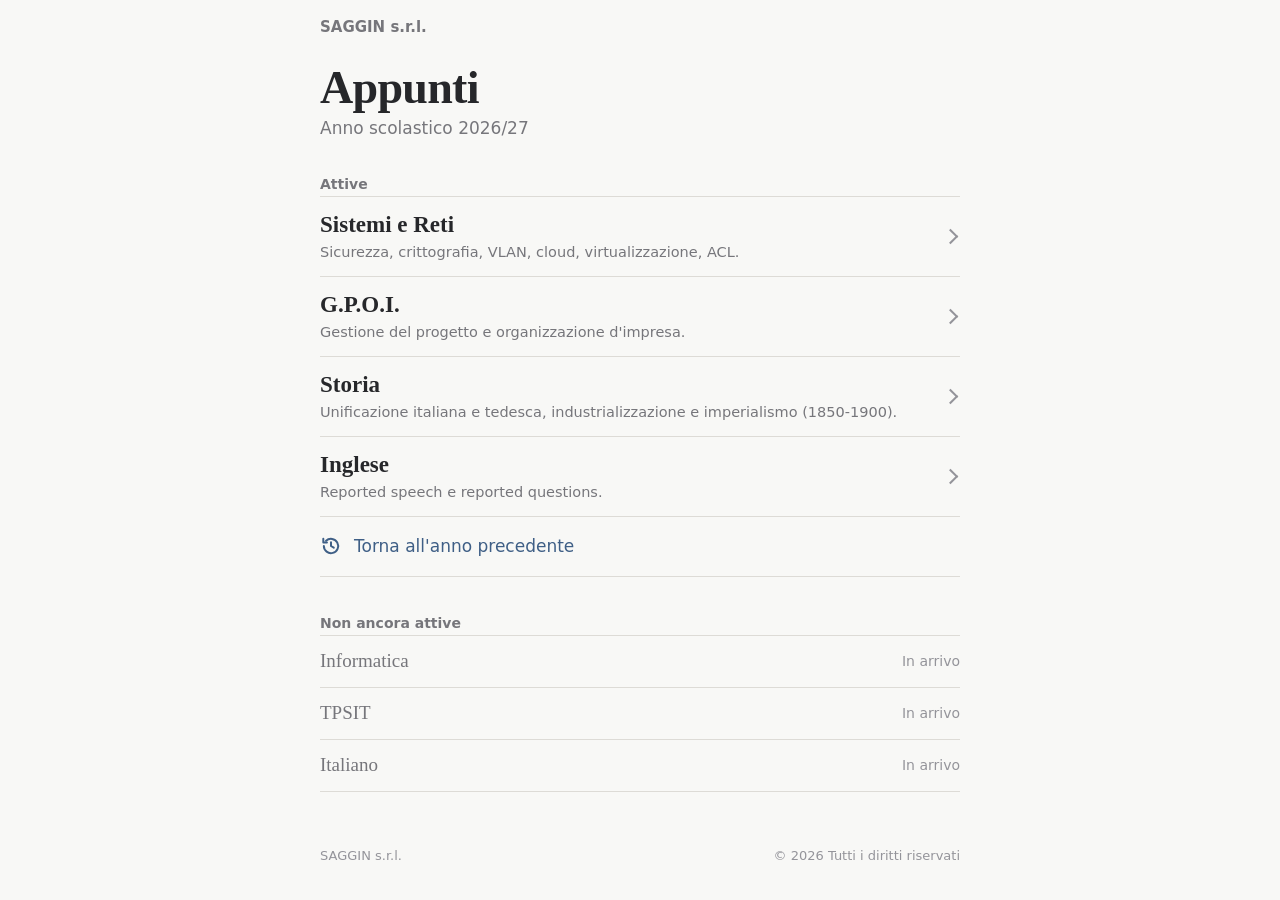
<file: docs/index.html>
<!DOCTYPE html>
<html lang="it">
<head>
<meta charset="UTF-8">
<meta name="viewport" content="width=device-width, initial-scale=1, viewport-fit=cover">
<meta name="theme-color" content="#f8f8f6" media="(prefers-color-scheme: light)">
<meta name="theme-color" content="#25272b" media="(prefers-color-scheme: dark)">
<meta name="apple-mobile-web-app-capable" content="yes">
<meta name="mobile-web-app-capable" content="yes">
<meta name="apple-mobile-web-app-status-bar-style" content="default">
<meta name="apple-mobile-web-app-title" content="Studio">
<meta name="format-detection" content="telephone=no">
<title>Studio | SAGGIN s.r.l.</title>
<link rel="manifest" href="manifest.webmanifest">
<link rel="icon" href="assets/icon-192.png">
<link rel="apple-touch-icon" href="assets/icon-180.png">
<link rel="stylesheet" href="assets/style.css">
</head>
<body>

<div class="wrap">
  <header class="masthead">SAGGIN s.r.l.</header>

  <main>
    <h1 class="home-title">Appunti</h1>
    <p class="home-sub">Anno scolastico 2026/27</p>

    <h2 class="group-label">Attive</h2>
    <div class="list">
      <a class="subject blue" href="reti/">
        <div class="subject-main">
          <h2>Sistemi e Reti</h2>
          <p>Sicurezza, crittografia, VLAN, cloud, virtualizzazione, ACL.</p>
        </div>
      </a>
      <a class="subject green" href="gpoi/">
        <div class="subject-main">
          <h2>G.P.O.I.</h2>
          <p>Gestione del progetto e organizzazione d'impresa.</p>
        </div>
      </a>
      <a class="subject red" href="storia/">
        <div class="subject-main">
          <h2>Storia</h2>
          <p>Unificazione italiana e tedesca, industrializzazione e imperialismo (1850-1900).</p>
        </div>
      </a>
      <a class="subject purple" href="inglese/">
        <div class="subject-main">
          <h2>Inglese</h2>
          <p>Reported speech e reported questions.</p>
        </div>
      </a>
    </div>

    <a class="past" href="anno-precedente/">
      <svg viewBox="0 0 20 20" fill="none" stroke="currentColor" stroke-width="1.8" stroke-linecap="round" stroke-linejoin="round" aria-hidden="true"><path d="M3.5 10a6.5 6.5 0 1 0 2-4.7"/><path d="M3 3.5v3.3h3.3"/><path d="M10 6.5V10l2.5 1.5"/></svg>
      Torna all'anno precedente
    </a>

    <h2 class="group-label">Non ancora attive</h2>
    <ul class="soon">
      <li><span class="n">Informatica</span><span class="d">In arrivo</span></li>
      <li><span class="n">TPSIT</span><span class="d">In arrivo</span></li>
      <li><span class="n">Italiano</span><span class="d">In arrivo</span></li>
    </ul>
  </main>

  <footer class="site-foot">
    <span>SAGGIN s.r.l.</span>
    <span>© 2026 Tutti i diritti riservati</span>
  </footer>
</div>

</body>
</html>
</file>
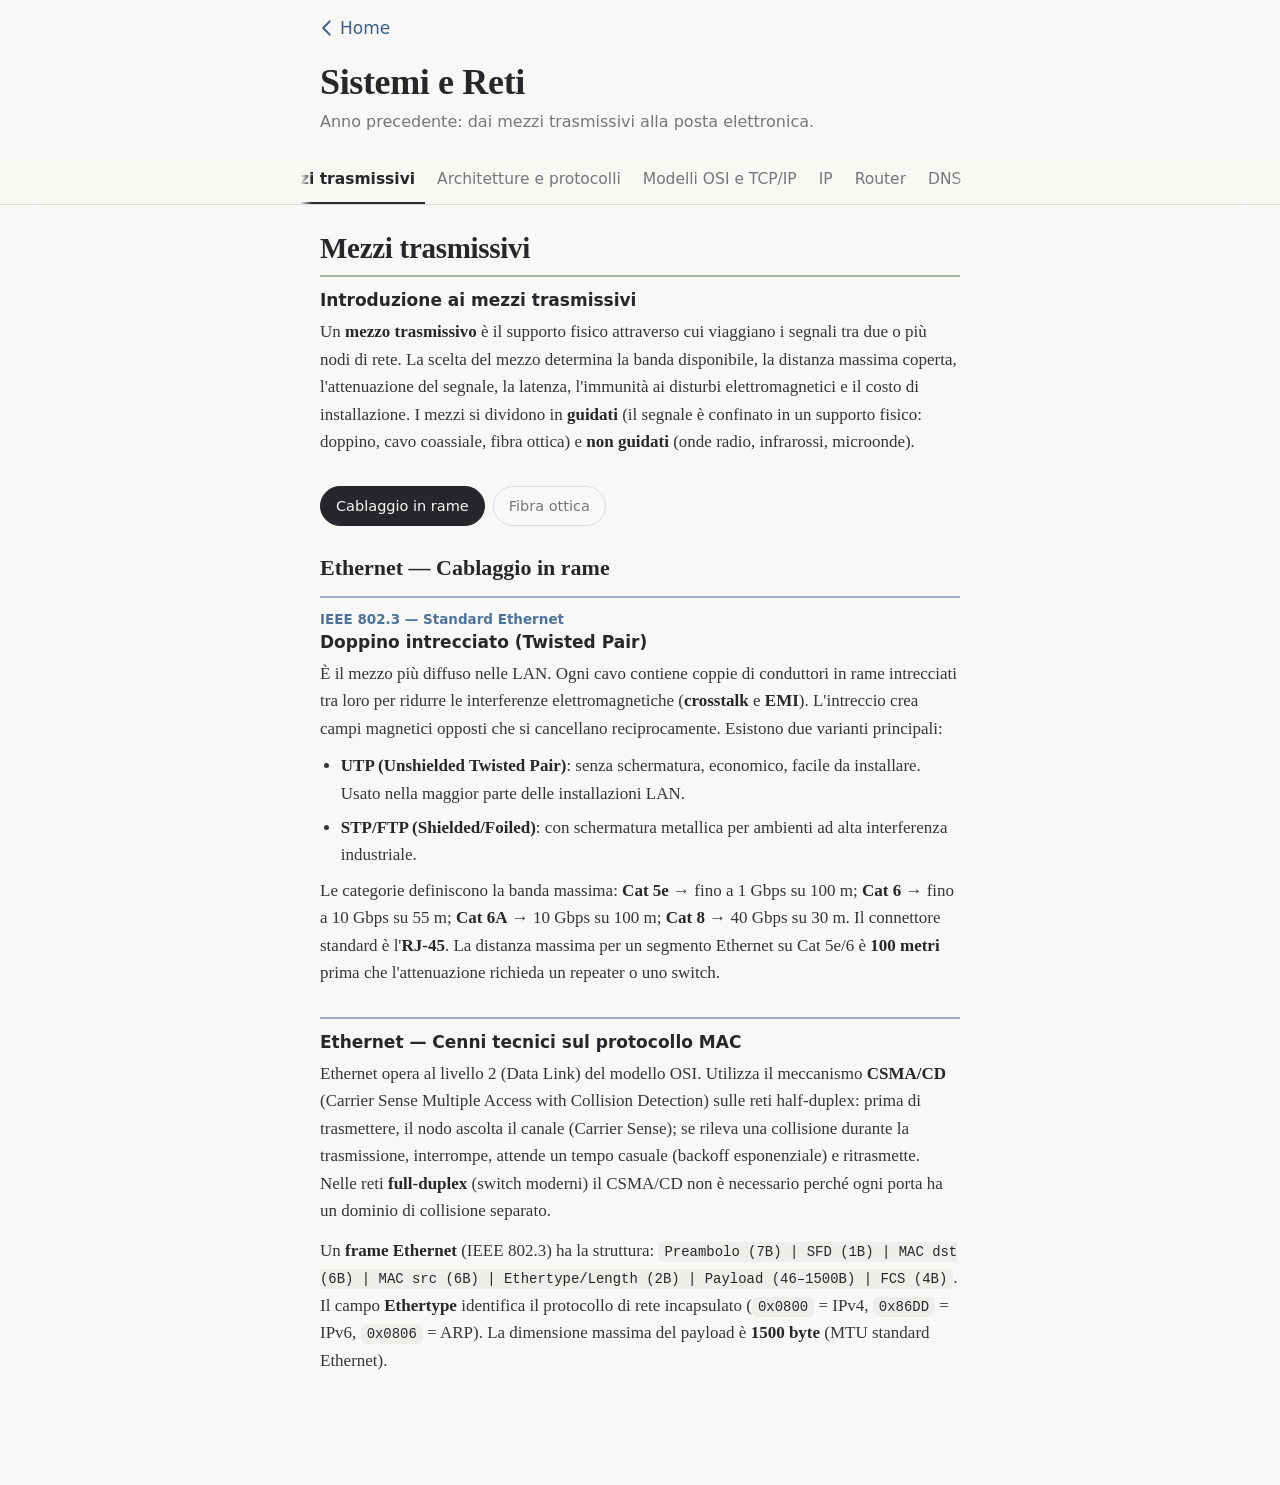
<file: docs/anno-precedente/index.html>
<!DOCTYPE html>
<html lang="it">
<head>
<meta charset="UTF-8">
<meta name="viewport" content="width=device-width, initial-scale=1, viewport-fit=cover">
<meta name="theme-color" content="#f8f8f6" media="(prefers-color-scheme: light)">
<meta name="theme-color" content="#25272b" media="(prefers-color-scheme: dark)">
<meta name="apple-mobile-web-app-capable" content="yes">
<meta name="mobile-web-app-capable" content="yes">
<meta name="apple-mobile-web-app-status-bar-style" content="default">
<meta name="apple-mobile-web-app-title" content="Reti 25/26">
<meta name="format-detection" content="telephone=no">
<title>Sistemi e Reti, anno precedente | SAGGIN s.r.l.</title>
<link rel="manifest" href="../manifest.webmanifest">
<link rel="icon" href="../assets/icon-192.png">
<link rel="apple-touch-icon" href="../assets/icon-180.png">
<link rel="stylesheet" href="../assets/style.css">
</head>
<body class="t-prec">

<header class="page-head">
  <div class="wrap">
    <a class="back" href="../"><svg viewBox="0 0 20 20" fill="none" stroke="currentColor" stroke-width="1.8" stroke-linecap="round" stroke-linejoin="round" aria-hidden="true"><path d="M12.5 4l-6 6 6 6"/></svg>Home</a>
    <h1>Sistemi e Reti</h1>
    <p class="lead">Anno precedente: dai mezzi trasmissivi alla posta elettronica.</p>
  </div>
</header>

<nav class="tabs" aria-label="Capitoli">
  <div class="tabs-inner">
    <button aria-selected="true" data-chapter="mezzi">Mezzi trasmissivi</button>
    <button aria-selected="false" data-chapter="architetture">Architetture e protocolli</button>
    <button aria-selected="false" data-chapter="osi">Modelli OSI e TCP/IP</button>
    <button aria-selected="false" data-chapter="ip">IP</button>
    <button aria-selected="false" data-chapter="router">Router</button>
    <button aria-selected="false" data-chapter="dns">DNS</button>
    <button aria-selected="false" data-chapter="dhcp">DHCP</button>
    <button aria-selected="false" data-chapter="trasporto">Livello trasporto</button>
    <button aria-selected="false" data-chapter="email">Posta elettronica</button>
  </div>
</nav>

<main class="wrap content">

<!-- ===== MEZZI TRASMISSIVI ===== -->
<section id="mezzi" class="section visible">
  <h2 class="chapter-title">Mezzi trasmissivi</h2>

  <div class="block green">
    <div class="btitle">Introduzione ai mezzi trasmissivi</div>
    <p>Un <strong>mezzo trasmissivo</strong> è il supporto fisico attraverso cui viaggiano i segnali tra due o più nodi di rete. La scelta del mezzo determina la banda disponibile, la distanza massima coperta, l'attenuazione del segnale, la latenza, l'immunità ai disturbi elettromagnetici e il costo di installazione. I mezzi si dividono in <strong>guidati</strong> (il segnale è confinato in un supporto fisico: doppino, cavo coassiale, fibra ottica) e <strong>non guidati</strong> (onde radio, infrarossi, microonde).</p>
  </div>

  <div class="sub-nav">
    <button class="on" data-sub="mezzi-rame">Cablaggio in rame</button>
    <button data-sub="mezzi-fibra">Fibra ottica</button>
  </div>

  <div id="mezzi-rame" class="sub-section visible">
    <h3 class="sep">Ethernet — Cablaggio in rame</h3>
    <div class="block blue">
      <div class="byear">IEEE 802.3 — Standard Ethernet</div>
      <div class="btitle">Doppino intrecciato (Twisted Pair)</div>
      <p>È il mezzo più diffuso nelle LAN. Ogni cavo contiene coppie di conduttori in rame intrecciati tra loro per ridurre le interferenze elettromagnetiche (<strong>crosstalk</strong> e <strong>EMI</strong>). L'intreccio crea campi magnetici opposti che si cancellano reciprocamente. Esistono due varianti principali:</p>
      <ul>
        <li><strong>UTP (Unshielded Twisted Pair)</strong>: senza schermatura, economico, facile da installare. Usato nella maggior parte delle installazioni LAN.</li>
        <li><strong>STP/FTP (Shielded/Foiled)</strong>: con schermatura metallica per ambienti ad alta interferenza industriale.</li>
      </ul>
      <p style="margin-top:8px">Le categorie definiscono la banda massima: <strong>Cat 5e</strong> → fino a 1 Gbps su 100 m; <strong>Cat 6</strong> → fino a 10 Gbps su 55 m; <strong>Cat 6A</strong> → 10 Gbps su 100 m; <strong>Cat 8</strong> → 40 Gbps su 30 m. Il connettore standard è l'<strong>RJ-45</strong>. La distanza massima per un segmento Ethernet su Cat 5e/6 è <strong>100 metri</strong> prima che l'attenuazione richieda un repeater o uno switch.</p>
    </div>
    <div class="block blue">
      <div class="btitle">Ethernet — Cenni tecnici sul protocollo MAC</div>
      <p>Ethernet opera al livello 2 (Data Link) del modello OSI. Utilizza il meccanismo <strong>CSMA/CD</strong> (Carrier Sense Multiple Access with Collision Detection) sulle reti half-duplex: prima di trasmettere, il nodo ascolta il canale (Carrier Sense); se rileva una collisione durante la trasmissione, interrompe, attende un tempo casuale (backoff esponenziale) e ritrasmette. Nelle reti <strong>full-duplex</strong> (switch moderni) il CSMA/CD non è necessario perché ogni porta ha un dominio di collisione separato.</p>
      <p>Un <strong>frame Ethernet</strong> (IEEE 802.3) ha la struttura: <code>Preambolo (7B) | SFD (1B) | MAC dst (6B) | MAC src (6B) | Ethertype/Length (2B) | Payload (46–1500B) | FCS (4B)</code>. Il campo <strong>Ethertype</strong> identifica il protocollo di rete incapsulato (<code>0x0800</code> = IPv4, <code>0x86DD</code> = IPv6, <code>0x0806</code> = ARP). La dimensione massima del payload è <strong>1500 byte</strong> (MTU standard Ethernet).</p>
    </div>
  </div>

  <div id="mezzi-fibra" class="sub-section">
    <h3 class="sep">Fibra ottica — Il mezzo ad alte prestazioni</h3>
    <div class="block green">
      <div class="byear">Principio fisico — Riflessione totale interna</div>
      <div class="btitle">Come funziona la fibra ottica</div>
      <p>La fibra ottica trasmette dati sotto forma di <strong>impulsi luminosi</strong> (fotoni) attraverso un sottile filamento di vetro o silice. Il funzionamento si basa sul principio fisico della <strong>riflessione totale interna</strong>: quando un raggio di luce viaggia da un mezzo più denso (core) a uno meno denso (cladding), e l'angolo di incidenza supera il <strong>angolo critico</strong> θ<sub>c</sub>, la luce viene completamente riflessa verso l'interno e non fuoriesce.</p>
      <p>La legge di Snell governa il fenomeno: <code>n₁ · sin(θ₁) = n₂ · sin(θ₂)</code>. Quando <code>θ₁ ≥ θ_c = arcsin(n₂/n₁)</code> si ha riflessione totale. Il <strong>core</strong> ha un indice di rifrazione n₁ leggermente superiore al <strong>cladding</strong> (n₂), tipicamente n₁ ≈ 1.48 e n₂ ≈ 1.46. Intorno al cladding è presente una <strong>jacket</strong> protettiva in polimero. La luce rimane intrappolata nel core e si propaga per rimbalzo lungo tutta la lunghezza della fibra senza dispersione laterale, con attenuazione estremamente bassa (<strong>0.2 dB/km</strong> nella finestra a 1550 nm).</p>
    </div>
    <div class="grid2">
      <div class="card-small green">
        <span class="badge">SMF — Single-Mode Fiber</span>
        <div class="ct">Fibra monomodale</div>
        <ul>
          <li>Diametro del core: <strong>8–10 µm</strong></li>
          <li>Un solo modo di propagazione della luce</li>
          <li>Sorgente luminosa: <strong>laser</strong> (LED non sufficiente)</li>
          <li>Lunghezze d'onda operative: 1310 nm, 1550 nm</li>
          <li>Distanza massima: <strong>decine–centinaia di km</strong></li>
          <li>Banda: praticamente illimitata (Tbps con WDM)</li>
          <li>Dispersione cromatica trascurabile</li>
          <li>Usata in backbone, WAN, reti metropolitane, intercontinentale</li>
        </ul>
      </div>
      <div class="card-small blue">
        <span class="badge">MMF — Multi-Mode Fiber</span>
        <div class="ct">Fibra multimodale</div>
        <ul>
          <li>Diametro del core: <strong>50–62.5 µm</strong></li>
          <li>Più modi di propagazione simultanei</li>
          <li>Sorgente luminosa: <strong>LED o VCSEL</strong></li>
          <li>Lunghezze d'onda operative: 850 nm, 1300 nm</li>
          <li>Distanza massima: <strong>300–550 m</strong> (a 10 Gbps)</li>
          <li>Problema: <strong>dispersione modale</strong> → i modi arrivano in tempi diversi</li>
          <li>Profilo indice step-index o graded-index (riduce la dispersione)</li>
          <li>Usata in LAN, data center, campus</li>
        </ul>
      </div>
    </div>
    <div class="block teal">
      <div class="btitle">Vantaggi della fibra rispetto al rame</div>
      <ul>
        <li><strong>Banda</strong>: ordini di grandezza superiori al rame. Con il <strong>WDM (Wavelength Division Multiplexing)</strong> si trasmettono contemporaneamente decine/centinaia di lunghezze d'onda sullo stesso core, moltiplicando la capacità.</li>
        <li><strong>Attenuazione bassissima</strong>: 0.2 dB/km vs ~10 dB/km del rame → distanze enormi senza amplificazione.</li>
        <li><strong>Immunità EMI</strong>: il segnale è luminoso, non elettrico → nessun disturbo da campi elettromagnetici, nessun crosstalk.</li>
        <li><strong>Sicurezza</strong>: non irradia segnale, difficilissimo da intercettare senza interrompere la comunicazione.</li>
        <li><strong>Leggerezza e dimensioni</strong>: un singolo cavo può contenere centinaia di fibre.</li>
      </ul>
    </div>
  </div>
</section>

<!-- ===== ARCHITETTURE & PROTOCOLLI ===== -->
<section id="architetture" class="section">
  <h2 class="chapter-title">Architetture e protocolli</h2>

  <div class="block green">
    <div class="btitle">Cosa si intende per architettura di rete</div>
    <p>Un'<strong>architettura di rete</strong> definisce la struttura organizzativa dei nodi di comunicazione, i ruoli che essi assumono e le modalità con cui interagiscono. Le due architetture fondamentali sono il modello <strong>client-server</strong> e il modello <strong>peer-to-peer (P2P)</strong>. In client-server un nodo (server) eroga servizi e un altro (client) li consuma, con ruoli asimmetrici e fissi; in P2P ogni nodo può assumere entrambi i ruoli indifferentemente. Parallelamente, il concetto di <strong>protocollo</strong> definisce l'insieme formale di regole sintattiche e semantiche che governano lo scambio di messaggi tra entità comunicanti.</p>
  </div>

  <h3 class="sep">Connection-oriented vs connectionless</h3>
  <div class="grid2">
    <div class="card-small blue">
      <span class="badge">Connection-Oriented</span>
      <div class="ct">Orientato alla connessione</div>
      <p style="margin-bottom:8px">Prima di trasferire dati viene stabilita una <strong>connessione logica</strong> tra mittente e destinatario mediante una procedura di <em>handshake</em>. Questa fase negozia i parametri della sessione (numeri di sequenza, dimensione delle finestre, ecc.) e alloca le risorse necessarie. I dati vengono trasmessi lungo il canale stabilito e la connessione viene esplicitamente chiusa al termine.</p>
      <ul>
        <li>Garantisce ordinamento, affidabilità, controllo di flusso</li>
        <li>Overhead maggiore per l'instaurazione e il teardown</li>
        <li>Stato mantenuto nei nodi per tutta la durata della sessione</li>
        <li><strong>Esempio paradigmatico</strong>: TCP (three-way handshake SYN/SYN-ACK/ACK)</li>
        <li>Usato per trasferimento file, navigazione web, SSH, SMTP</li>
      </ul>
    </div>
    <div class="card-small purple">
      <span class="badge">Connectionless</span>
      <div class="ct">Senza connessione</div>
      <p style="margin-bottom:8px">Non esiste fase di instaurazione della connessione. Ogni unità dati (<strong>datagramma</strong>) è trasmessa in modo indipendente, contiene tutte le informazioni di indirizzamento necessarie e può percorrere percorsi diversi nella rete. Non c'è garanzia di consegna, di ordinamento, né di assenza di duplicati.</p>
      <ul>
        <li>Overhead minimo: nessuna negoziazione, nessuna teardown</li>
        <li>Latenza bassa, adatto a traffico burst</li>
        <li>Nessuno stato mantenuto per la sessione</li>
        <li><strong>Esempio paradigmatico</strong>: UDP, IP, ICMP</li>
        <li>Usato per DNS, streaming real-time, gaming, SNMP, VoIP</li>
      </ul>
    </div>
  </div>

  <h3 class="sep">Stateful vs stateless</h3>
  <div class="grid2">
    <div class="card-small green">
      <span class="badge">Stateful</span>
      <div class="ct">Con mantenimento di stato</div>
      <p style="margin-bottom:8px">Un protocollo (o servizio) è <strong>stateful</strong> quando il server mantiene informazioni sullo stato della sessione tra una richiesta e la successiva. Il server ricorda il contesto della comunicazione: dati già scambiati, autenticazione avvenuta, parametri negoziati.</p>
      <ul>
        <li>Il server tiene in memoria il <em>session state</em> per ogni client attivo</li>
        <li>Consente operazioni dipendenti dal contesto precedente</li>
        <li>Scalabilità più complessa (stato distribuito)</li>
        <li><strong>Esempi</strong>: TCP (mantiene stato di connessione), FTP (mantiene il canale di controllo), firewall stateful (traccia connessioni aperte)</li>
      </ul>
    </div>
    <div class="card-small amber">
      <span class="badge">Stateless</span>
      <div class="ct">Senza mantenimento di stato</div>
      <p style="margin-bottom:8px">Un protocollo è <strong>stateless</strong> quando ogni richiesta è completamente autonoma e indipendente: il server non mantiene alcuna informazione sulle richieste precedenti dello stesso client. Ogni messaggio deve contenere tutte le informazioni necessarie all'elaborazione.</p>
      <ul>
        <li>Scalabilità orizzontale semplice: qualsiasi server può gestire qualsiasi richiesta</li>
        <li>Fault tolerance maggiore: nessuno stato da ripristinare dopo un crash</li>
        <li>Ogni richiesta è autocontenuta</li>
        <li><strong>Esempi</strong>: HTTP/1.x (nativamente stateless; i cookie simulano lo stato), UDP, IP, DNS (ogni query è indipendente)</li>
      </ul>
    </div>
  </div>
  <div class="highlight">La distinzione connection-oriented/connectionless opera a livello di trasporto e riguarda la gestione della sessione di comunicazione. La distinzione stateful/stateless opera a livello applicativo e riguarda il mantenimento del contesto tra richieste successive. I due assi sono ortogonali: si può avere un protocollo connection-oriented stateless (HTTP su TCP) o connectionless stateful (alcuni firewall che tracciano sessioni UDP).</div>
</section>

<!-- ===== OSI / TCP-IP ===== -->
<section id="osi" class="section">
  <h2 class="chapter-title">Modelli OSI e TCP/IP</h2>

  <div class="block green">
    <div class="btitle">Il modello di riferimento: perché stratificare?</div>
    <p>La stratificazione (<strong>layering</strong>) è il principio architetturale fondamentale delle reti moderne. Decompone il problema complesso della comunicazione in strati indipendenti, ciascuno con responsabilità ben definite. Ogni strato offre servizi allo strato superiore tramite un'<strong>interfaccia</strong> e utilizza i servizi dello strato inferiore. Due entità sullo stesso strato in host diversi comunicano tramite un <strong>protocollo</strong> orizzontale. I vantaggi sono: modularità, interoperabilità, possibilità di sostituire l'implementazione di un layer senza toccare gli altri.</p>
  </div>

  <div class="sub-nav">
    <button class="on" data-sub="osi-osimodel">Modello OSI</button>
    <button data-sub="osi-tcpip">Modello TCP/IP</button>
  </div>

  <div id="osi-osimodel" class="sub-section visible">
    <h3 class="sep">Modello OSI — ISO/IEC 7498</h3>
    <div class="card">
      <div class="card-title">I 7 livelli del modello OSI</div>
      <div class="block blue">
        <div class="byear">Layer 7</div>
        <div class="btitle">Application</div>
        <p>Interfaccia con le applicazioni utente. Fornisce servizi di rete direttamente alle applicazioni (HTTP, FTP, SMTP, DNS, SNMP). Gestisce la semantica dei dati scambiati.</p>
      </div>
      <div class="block blue">
        <div class="byear">Layer 6</div>
        <div class="btitle">Presentation</div>
        <p>Traduzione, codifica, compressione e cifratura dei dati. Garantisce che i dati prodotti da un'applicazione siano leggibili da un'altra (es. conversione ASCII↔EBCDIC, TLS/SSL).</p>
      </div>
      <div class="block blue">
        <div class="byear">Layer 5</div>
        <div class="btitle">Session</div>
        <p>Gestione delle sessioni di comunicazione: instaurazione, mantenimento, sincronizzazione e terminazione. Gestisce i checkpoint per recovery dei dati (es. RPC, NetBIOS).</p>
      </div>
      <div class="block teal">
        <div class="byear">Layer 4</div>
        <div class="btitle">Transport <span class="pill imp">TCP / UDP</span></div>
        <p>Comunicazione end-to-end tra processi. Multiplexing tramite porte. Affidabilità (TCP), controllo di flusso, controllo di congestione, o servizio best-effort (UDP). La PDU è il <strong>segmento</strong> (TCP) o <strong>datagramma</strong> (UDP).</p>
      </div>
      <div class="block amber">
        <div class="byear">Layer 3</div>
        <div class="btitle">Network <span class="pill imp">IP / Router</span></div>
        <p>Instradamento (routing) dei pacchetti attraverso reti eterogenee. Indirizzamento logico (IPv4, IPv6). Frammentazione/reassembling. La PDU è il <strong>pacchetto</strong>. Dispositivo chiave: il <strong>router</strong>.</p>
      </div>
      <div class="block amber">
        <div class="byear">Layer 2</div>
        <div class="btitle">Data Link <span class="pill imp">MAC / Switch</span></div>
        <p>Trasmissione affidabile su singolo link fisico. Indirizzamento fisico (MAC address 48 bit). Framing, rilevazione errori (CRC/FCS), controllo di accesso al mezzo (CSMA/CD). La PDU è il <strong>frame</strong>. Dispositivo: <strong>switch</strong>.</p>
      </div>
      <div class="block red" style="margin-bottom:0">
        <div class="byear">Layer 1</div>
        <div class="btitle">Physical</div>
        <p>Trasmissione di bit grezzi sul mezzo fisico. Definisce tensioni, frequenze, codifiche del segnale (NRZ, Manchester), connettori, cablaggi. La PDU è il <strong>bit</strong>.</p>
      </div>
    </div>
  </div>

  <div id="osi-tcpip" class="sub-section">
    <h3 class="sep">Modello TCP/IP — Stack Internet (DoD)</h3>
    <div class="card">
      <div class="card-title">Il modello a 4 layer del TCP/IP</div>
      <p style="margin-bottom:12px">Il modello TCP/IP (detto anche DoD o Internet Model) è il riferimento pratico su cui è costruita Internet. Ha 4 layer che collassano i 7 livelli OSI in un'architettura più pragmatica:</p>
      <div class="block green">
        <div class="byear">Layer 4 — Application</div>
        <p>Incorpora i layer OSI 5, 6, 7. I protocolli applicativi gestiscono direttamente sessione, presentazione e applicazione senza distinzione formale. Esempi: <strong>HTTP/HTTPS, DNS, DHCP, FTP, SMTP, SSH, SNMP, Telnet</strong>.</p>
      </div>
      <div class="block teal">
        <div class="byear">Layer 3 — Transport</div>
        <p>Corrisponde al layer 4 OSI. I due protocolli fondamentali sono <strong>TCP</strong> (connection-oriented, affidabile) e <strong>UDP</strong> (connectionless, best-effort). Fornisce multiplexing via numeri di porta.</p>
      </div>
      <div class="block amber">
        <div class="byear">Layer 2 — Internet</div>
        <p>Corrisponde al layer 3 OSI. Protocollo principale: <strong>IP</strong> (IPv4/IPv6). Responsabile dell'indirizzamento logico e del routing inter-rete. Protocolli ausiliari: <strong>ICMP</strong> (controllo ed errori), <strong>ARP</strong> (risoluzione IP→MAC), <strong>OSPF, BGP</strong> (routing dinamico).</p>
      </div>
      <div class="block red">
        <div class="byear">Layer 1 — Network Access (Link)</div>
        <p>Incorpora i layer OSI 1 e 2. Gestisce la trasmissione fisica e il framing sul singolo link. Dipende dalla tecnologia: Ethernet, Wi-Fi (IEEE 802.11), PPP, DSL, ecc.</p>
      </div>
      <div class="highlight" style="margin-bottom:0">Il modello OSI è un modello di riferimento teorico-normativo; il TCP/IP è il modello implementato realmente. OSI è utile per la didattica e per descrivere le responsabilità; TCP/IP è ciò che gira su ogni dispositivo connesso a Internet.</div>
    </div>
    <div class="card">
      <div class="card-title">Incapsulamento (Encapsulation) — il processo fondamentale</div>
      <p>Quando un'applicazione invia dati, ogni layer aggiunge la propria <strong>intestazione (header)</strong> al payload ricevuto dal layer superiore. Questo processo è detto <strong>incapsulamento</strong>. In ricezione avviene il processo inverso (<strong>decapsulamento</strong>). La PDU (Protocol Data Unit) cambia nome a ogni livello:</p>
      <ul style="margin-top:8px">
        <li>Livello Applicazione → <strong>Message/Data</strong></li>
        <li>Livello Trasporto (TCP) → <strong>Segmento</strong> (aggiunge header TCP)</li>
        <li>Livello Internet (IP) → <strong>Pacchetto/Datagramma IP</strong> (aggiunge header IP)</li>
        <li>Livello Data Link → <strong>Frame</strong> (aggiunge header MAC + FCS)</li>
        <li>Livello Fisico → <strong>Bit</strong></li>
      </ul>
      <p style="margin-top:8px">Due host sullo stesso link fisico comunicano scambiando <strong>frame</strong>; due host su reti diverse comunicano scambiando <strong>pacchetti IP</strong>, ognuno dei quali viene incapsulato in frame diversi a ogni hop intermedio.</p>
    </div>
  </div>
</section>

<!-- ===== IP ===== -->
<section id="ip" class="section">
  <h2 class="chapter-title">IP</h2>

  <div class="block green">
    <div class="btitle">IP — Internet Protocol</div>
    <p>Il protocollo IP opera al livello 3 (Network/Internet) ed è il protocollo di instradamento universale di Internet. È un protocollo <strong>connectionless</strong> e <strong>best-effort</strong>: non offre garanzie di consegna, di ordinamento, né di assenza di duplicati. Ogni pacchetto è instradato indipendentemente dagli altri. L'affidabilità è delegata ai livelli superiori (TCP). IP fornisce due servizi fondamentali: <strong>indirizzamento logico</strong> (indirizzi IP) e <strong>instradamento</strong> (routing) dei datagrammi attraverso reti eterogenee.</p>
  </div>

  <div class="sub-nav">
    <button class="on" data-sub="ip-ipheader">Protocollo IP</button>
    <button data-sub="ip-ipaddr">Indirizzamento IP</button>
  </div>

  <div id="ip-ipheader" class="sub-section visible">
    <h3 class="sep">Header IPv4 — Struttura completa (senza opzionali)</h3>
    <div class="hdr">
      <div class="hdr-ruler"><span>0–7</span><span>8–15</span><span>16–23</span><span>24–31</span></div>
      <div class="hdr-rows">
        <div class="hdr-row"><span class="hdr-off">0</span><div class="hdr-fields">
          <div class="hdr-f green" style="--w:4;min-width:48px">Version<small>4 bit</small></div>
          <div class="hdr-f blue" style="--w:4">IHL<small>4 bit</small></div>
          <div class="hdr-f amber" style="--w:8">DSCP / ToS<small>8 bit</small></div>
          <div class="hdr-f purple" style="--w:16">Total Length<small>16 bit</small></div>
        </div></div>
        <div class="hdr-row"><span class="hdr-off">4</span><div class="hdr-fields">
          <div class="hdr-f red" style="--w:16">Identification<small>16 bit</small></div>
          <div class="hdr-f cyan" style="--w:3;min-width:42px">Flags<small>3 bit</small></div>
          <div class="hdr-f teal" style="--w:13">Fragment Offset<small>13 bit</small></div>
        </div></div>
        <div class="hdr-row"><span class="hdr-off">8</span><div class="hdr-fields">
          <div class="hdr-f amber" style="--w:8">TTL<small>8 bit</small></div>
          <div class="hdr-f blue" style="--w:8">Protocol<small>8 bit</small></div>
          <div class="hdr-f red" style="--w:16">Header Checksum<small>16 bit</small></div>
        </div></div>
        <div class="hdr-row"><span class="hdr-off">12</span><div class="hdr-fields">
          <div class="hdr-f green" style="--w:32">Source IP Address<small>32 bit</small></div>
        </div></div>
        <div class="hdr-row"><span class="hdr-off">16</span><div class="hdr-fields">
          <div class="hdr-f purple" style="--w:32">Destination IP Address<small>32 bit</small></div>
        </div></div>
      </div>
      <div class="hdr-note">Numeri a sinistra: offset in byte. Intestazione minima: 20 byte.</div>
    </div>

    <h3 class="sep">Descrizione dettagliata di ogni campo dell'header IPv4</h3>
    <div class="block green">
      <div class="byear">Version — 4 bit</div>
      <div class="btitle">Versione del protocollo IP</div>
      <p>Indica la versione del protocollo IP. Per IPv4 il valore è <code>0100</code> (decimale 4); per IPv6 è <code>0110</code> (decimale 6). Il router usa questo campo per determinare come interpretare il resto dell'header.</p>
    </div>
    <div class="block blue">
      <div class="byear">IHL (Internet Header Length) — 4 bit</div>
      <div class="btitle">Lunghezza dell'intestazione</div>
      <p>Specifica la lunghezza dell'header IP in <strong>word da 32 bit</strong>. Il valore minimo è 5 (5 × 32 bit = 20 byte, header senza opzioni). Il valore massimo è 15 (15 × 32 bit = 60 byte). È necessario perché il campo Options ha lunghezza variabile. Sapere dove finisce l'header è indispensabile per trovare l'inizio del payload (segmento TCP/UDP).</p>
    </div>
    <div class="block amber">
      <div class="byear">DSCP / Type of Service — 8 bit</div>
      <div class="btitle">Differentiated Services / Qualità del servizio</div>
      <p>Originariamente definito come <strong>ToS (Type of Service)</strong>, ridefinito come <strong>DSCP (Differentiated Services Code Point)</strong>. I 6 bit DSCP più significativi definiscono la classe di traffico per la QoS (Quality of Service): priorità del pacchetto, gestione in caso di congestione (Expedited Forwarding, Assured Forwarding). I 2 bit ECN (Explicit Congestion Notification) segnalano la congestione in rete senza dover scartare pacchetti.</p>
    </div>
    <div class="block purple">
      <div class="byear">Total Length — 16 bit</div>
      <div class="btitle">Lunghezza totale del datagramma IP</div>
      <p>Indica la dimensione totale del datagramma IP in byte, inclusi header e payload. Valore minimo: 20 byte (solo header). Valore massimo teorico: <strong>65.535 byte</strong>. Nella pratica il limite è imposto dalla MTU del link (1500 byte per Ethernet). Quando un datagramma supera la MTU, il router effettua la <strong>frammentazione</strong>.</p>
    </div>
    <div class="block red">
      <div class="byear">Identification — 16 bit</div>
      <div class="btitle">Identificatore del datagramma (per frammentazione)</div>
      <p>Numero identificativo assegnato dal mittente al datagramma. Tutti i frammenti prodotti dalla frammentazione di un singolo datagramma originale condividono lo <strong>stesso valore di Identification</strong>. Il destinatario usa questo campo per raggruppare i frammenti appartenenti allo stesso datagramma originale durante il reassembling.</p>
    </div>
    <div class="block cyan">
      <div class="byear">Flags — 3 bit</div>
      <div class="btitle">Controllo della frammentazione</div>
      <ul>
        <li><strong>Bit 0 (Reserved)</strong>: sempre 0.</li>
        <li><strong>Bit 1 — DF (Don't Fragment)</strong>: se impostato a 1, il router <em>non deve</em> frammentare il pacchetto. Se il pacchetto supera la MTU del link successivo, viene scartato e il mittente riceve un messaggio ICMP "Fragmentation Needed". Usato dal meccanismo <strong>Path MTU Discovery</strong>.</li>
        <li><strong>Bit 2 — MF (More Fragments)</strong>: se impostato a 1, indica che esistono altri frammenti successivi. L'ultimo frammento ha MF = 0. Il destinatario sa che il datagramma è completo quando riceve un frammento con MF = 0.</li>
      </ul>
    </div>
    <div class="block teal">
      <div class="byear">Fragment Offset — 13 bit</div>
      <div class="btitle">Posizione del frammento nel datagramma originale</div>
      <p>Indica la posizione dei dati del frammento rispetto all'inizio del payload del datagramma originale, espressa in <strong>unità di 8 byte</strong>. Il primo frammento ha offset = 0. Il destinatario usa Identification + Fragment Offset per riassemblare correttamente tutti i frammenti nell'ordine giusto, indipendentemente dall'ordine di arrivo.</p>
    </div>
    <div class="block amber">
      <div class="byear">TTL (Time to Live) — 8 bit</div>
      <div class="btitle">Limite di hop per prevenire loop di routing</div>
      <p>Il TTL è decrementato di 1 da ogni router che elabora il pacchetto. Quando raggiunge 0, il router scarta il pacchetto e invia un messaggio <strong>ICMP Time Exceeded</strong> al mittente. Funzione: prevenire che pacchetti con destinazione irraggiungibile circolino indefinitamente nella rete a causa di loop di routing. Valori tipici: 64 (Linux), 128 (Windows), 255 (router Cisco). Lo strumento <strong>traceroute</strong> sfrutta il TTL inviando datagrammi con TTL incrementale per mappare il percorso.</p>
    </div>
    <div class="block blue">
      <div class="byear">Protocol — 8 bit</div>
      <div class="btitle">Protocollo del livello superiore (demultiplexing)</div>
      <p>Identifica il protocollo di livello 4 incapsulato nel payload IP, permettendo al livello IP in ricezione di passare il datagramma al processo corretto (<strong>demultiplexing</strong>). Valori standardizzati da IANA: <code>6</code> = TCP, <code>17</code> = UDP, <code>1</code> = ICMP, <code>89</code> = OSPF, <code>41</code> = IPv6 encapsulato, <code>50</code> = ESP (IPsec).</p>
    </div>
    <div class="block red">
      <div class="byear">Header Checksum — 16 bit</div>
      <div class="btitle">Integrità dell'header IP</div>
      <p>Checksum calcolato solo sull'header IP (non sul payload). Viene ricalcolato da ogni router perché il TTL cambia a ogni hop. Algoritmo: complemento a 1 della somma dei complementi a 1 delle word da 16 bit dell'header. Se il checksum non corrisponde, il datagramma viene scartato silenziosamente. In IPv6 questo campo è stato eliminato per efficienza (la verifica dell'integrità è delegata ai livelli superiori).</p>
    </div>
    <div class="block green">
      <div class="byear">Source / Destination IP Address — 32 bit ciascuno</div>
      <div class="btitle">Indirizzi IP sorgente e destinazione</div>
      <p>Indirizzi IPv4 a 32 bit in notazione puntata (dotted-decimal). L'indirizzo sorgente identifica il mittente del datagramma; l'indirizzo destinazione identifica il ricevente. Sono i campi su cui si basa tutto il processo di routing. Attenzione: in presenza di NAT (Network Address Translation) l'indirizzo sorgente viene modificato dai router di bordo.</p>
    </div>
  </div>

  <div id="ip-ipaddr" class="sub-section">
    <h3 class="sep">Indirizzamento IP — Architettura e struttura</h3>
    <div class="block green">
      <div class="btitle">Perché l'indirizzamento IP?</div>
      <p>In una rete eterogenea composta da tecnologie diverse (Ethernet, Wi-Fi, ATM, PPP...) gli indirizzi fisici (MAC) sono specifici per ogni tecnologia e non sono gerarchici: non è possibile fare routing su di essi. L'indirizzamento IP introduce un <strong>piano di indirizzamento logico, gerarchico e uniforme</strong>, indipendente dalla tecnologia del link fisico sottostante. La gerarchia (rete + host) permette ai router di aggregare le rotte e costruire tabelle di routing scalabili.</p>
    </div>
    <div class="block blue">
      <div class="btitle">Struttura di un indirizzo IPv4</div>
      <p>Un indirizzo IPv4 è composto da <strong>32 bit</strong> divisi in due parti logiche: il <strong>network prefix</strong> (identifica la rete) e il <strong>host portion</strong> (identifica l'host all'interno di quella rete). La suddivisione è determinata dalla <strong>subnet mask</strong>. In notazione CIDR si scrive <code>192.168.1.0/24</code> dove <code>/24</code> indica che i primi 24 bit sono il network prefix.</p>
      <ul style="margin-top:8px">
        <li><strong>Network Address</strong>: tutti i bit host a 0. Es. <code>192.168.1.0/24</code>. Identifica la rete, non è assegnabile a un host.</li>
        <li><strong>Broadcast Address</strong>: tutti i bit host a 1. Es. <code>192.168.1.255/24</code>. Un pacchetto inviato all'indirizzo broadcast è consegnato a tutti gli host della sottorete.</li>
        <li><strong>Indirizzi host</strong>: tutti gli indirizzi tra network e broadcast. In una /24: 256 - 2 = <strong>254 host utilizzabili</strong>.</li>
      </ul>
    </div>
    <div class="block teal">
      <div class="btitle">CIDR — Classless Inter-Domain Routing</div>
      <p>Prima del CIDR esisteva il <strong>classful addressing</strong>: Classe A (/8), Classe B (/16), Classe C (/24). Questo schema era estremamente rigido e causava un enorme spreco di indirizzi (es. un'organizzazione con 300 host doveva ottenere una Classe B con 65.534 indirizzi). Il CIDR ha abolito le classi fisse permettendo prefix di qualsiasi lunghezza (<strong>Variable Length Subnet Masking, VLSM</strong>). Oggi si assegnano blocchi della dimensione strettamente necessaria.</p>
      <p>La subnet mask in CIDR: <code>/24</code> = <code>255.255.255.0</code>; <code>/25</code> = <code>255.255.255.128</code>; <code>/30</code> = <code>255.255.255.252</code> (solo 2 host: usata per link punto-punto tra router).</p>
    </div>
    <div class="block amber">
      <div class="btitle">Indirizzi privati e NAT</div>
      <p>Lo spazio di indirizzamento IPv4 a 32 bit teoricamente permette circa 4,3 miliardi di indirizzi. L'esaurimento degli indirizzi pubblici ha portato a riservare blocchi di indirizzi privati (non instradabili su Internet):</p>
      <ul>
        <li><code>10.0.0.0/8</code> — Classe A privata (16.777.214 host)</li>
        <li><code>172.16.0.0/12</code> — Classe B privata (1.048.574 host)</li>
        <li><code>192.168.0.0/16</code> — Classe C privata (65.534 host)</li>
      </ul>
      <p style="margin-top:8px">Il meccanismo <strong>NAT (Network Address Translation)</strong> permette a host con indirizzi privati di accedere a Internet traducendo gli indirizzi privati in uno o pochi indirizzi pubblici. Il router NAT mantiene una <strong>NAT table</strong> che mappa coppie (IP privato : porta sorgente) ↔ (IP pubblico : porta NAT).</p>
    </div>
    <div class="grid3">
      <div class="card-small green">
        <span class="badge">Indirizzi speciali</span>
        <ul>
          <li><code>0.0.0.0/0</code> — Default route</li>
          <li><code>127.0.0.0/8</code> — Loopback</li>
          <li><code>169.254.0.0/16</code> — APIPA (link-local)</li>
          <li><code>224.0.0.0/4</code> — Multicast</li>
          <li><code>255.255.255.255</code> — Broadcast limitato</li>
        </ul>
      </div>
      <div class="card-small blue">
        <span class="badge">Calcolo rete da CIDR</span>
        <ul>
          <li>IP: <code>192.168.10.130/26</code></li>
          <li>Mask: <code>255.255.255.192</code></li>
          <li>Network: AND bit a bit IP&amp;Mask</li>
          <li>→ <code>192.168.10.128/26</code></li>
          <li>Broadcast: <code>192.168.10.191</code></li>
          <li>Host range: .129 – .190 (62 host)</li>
        </ul>
      </div>
      <div class="card-small amber">
        <span class="badge">Subnetting logica</span>
        <ul>
          <li>Ogni bit sottratto all'host raddoppia il numero di reti</li>
          <li>n bit host → 2<sup>n</sup> - 2 host</li>
          <li>/30 → 4 indirizzi, 2 host</li>
          <li>/29 → 8 indirizzi, 6 host</li>
          <li>/28 → 16 indirizzi, 14 host</li>
          <li>/27 → 32 indirizzi, 30 host</li>
        </ul>
      </div>
    </div>
  </div>
</section>

<!-- ===== ROUTER ===== -->
<section id="router" class="section">
  <h2 class="chapter-title">Router</h2>

  <div class="block green">
    <div class="btitle">Cos'è un Router</div>
    <p>Un <strong>router</strong> è un dispositivo di livello 3 (Network) che interconnette reti diverse e instrada i pacchetti IP tra di esse. A differenza degli switch (che operano a L2 e instradano frame in base agli indirizzi MAC all'interno di una stessa rete), il router prende decisioni di forwarding basate sugli <strong>indirizzi IP di destinazione</strong> dei pacchetti, permettendo la comunicazione tra reti logicamente distinte. Ogni interfaccia del router appartiene a una rete IP diversa e ha un proprio indirizzo IP.</p>
    <p>Il router svolge tre funzioni principali: <strong>Addressing</strong> (assegna e gestisce gli indirizzi IP sulle proprie interfacce), <strong>Routing</strong> (decide il percorso migliore per ogni pacchetto consultando la routing table) e <strong>Fragmentation</strong> (se un pacchetto è troppo grande per il link di uscita, lo suddivide in frammenti più piccoli compatibili con la MTU di quel link).</p>
  </div>

  <h3 class="sep">Componenti hardware interni di un router</h3>
  <div class="grid2">
    <div class="card-small green">
      <span class="badge">CPU (Central Processing Unit)</span>
      <div class="ct">Processore principale</div>
      <p>È il "cervello" del router. Esegue il sistema operativo del router (es. Cisco IOS, JunOS) e i <strong>protocolli di routing dinamico</strong> (OSPF, BGP, RIP, EIGRP). La CPU gestisce anche la configurazione del dispositivo, le sessioni di management (SSH, SNMP), il calcolo delle tabelle di routing e la risposta ai messaggi di controllo come ICMP. Nei router moderni, la CPU non si occupa del forwarding normale dei pacchetti (che avviene in hardware dedicato) ma solo dei pacchetti speciali o delle eccezioni.</p>
    </div>
    <div class="card-small blue">
      <span class="badge">RAM (Random Access Memory)</span>
      <div class="ct">Memoria di lavoro</div>
      <p>È la memoria volatile principale del router. Contiene tutto ciò che il router usa durante il funzionamento: la <strong>routing table</strong> (tabella delle rotte attive, detta anche RIB — Routing Information Base), la <strong>ARP table</strong> (mappatura IP↔MAC), i <strong>buffer dei pacchetti</strong> in transito (code di ingresso e uscita), la configurazione in esecuzione (running-config) e lo stato dei protocolli di routing attivi. Se il router viene spento, tutto il contenuto della RAM viene perso. Più RAM significa routing table più grande e buffer più profondi.</p>
    </div>
    <div class="card-small amber">
      <span class="badge">NVRAM / Flash (Memoria non volatile)</span>
      <div class="ct">Archiviazione persistente</div>
      <p>Il router usa due tipi di memoria permanente. La <strong>NVRAM (Non-Volatile RAM)</strong> contiene la configurazione di avvio (startup-config): le impostazioni salvate che il router carica all'accensione. La memoria <strong>Flash</strong> (simile a una chiavetta USB interna) contiene l'immagine del sistema operativo del router (il firmware). Queste memorie non perdono i dati in assenza di alimentazione. Quando si salva la configurazione con il comando <code>write memory</code>, la running-config dalla RAM viene copiata nella NVRAM.</p>
    </div>
    <div class="card-small teal">
      <span class="badge">Cache / FIB (Forwarding Information Base)</span>
      <div class="ct">Tabella di forwarding veloce</div>
      <p>Per evitare che la CPU debba consultare la routing table completa per ogni singolo pacchetto (operazione lenta), i router moderni mantengono una <strong>FIB (Forwarding Information Base)</strong>: una versione ottimizzata e precompilata della routing table, caricata direttamente nelle <strong>ASIC</strong> (chip hardware dedicati al forwarding). Questa cache hardware consente il <strong>forwarding a velocità di linea</strong> — cioè alla massima velocità del link — senza coinvolgere la CPU. La FIB viene aggiornata ogni volta che la routing table cambia.</p>
    </div>
  </div>

  <h3 class="sep">Porte e matrice di commutazione</h3>
  <div class="grid2">
    <div class="card-small green">
      <span class="badge">Input Ports</span>
      <div class="ct">Porte di ingresso</div>
      <p>Terminano il link fisico in ingresso. Eseguono le funzioni del livello fisico (ricezione segnale), del livello data-link (decapsulamento del frame) e del livello network (lookup nella FIB per determinare la porta di uscita). Le implementazioni moderne eseguono il <strong>lookup a velocità di linea</strong> per evitare colli di bottiglia.</p>
    </div>
    <div class="card-small blue">
      <span class="badge">Switching Fabric</span>
      <div class="ct">Matrice di commutazione</div>
      <p>Il "cuore" del router: trasferisce i pacchetti dalla porta di ingresso a quella di uscita. Tre architetture principali: <strong>via memoria</strong> (tradizionale, collo di bottiglia sul bus), <strong>via bus condiviso</strong> (veloce ma un pacchetto alla volta sul bus), <strong>via rete di interconnessione</strong> (crossbar switch, parallela, alta performance; usata nei router enterprise).</p>
    </div>
    <div class="card-small amber">
      <span class="badge">Output Ports</span>
      <div class="ct">Porte di uscita</div>
      <p>Accodano i pacchetti da trasmettere (<strong>output queue/buffer</strong>), eseguono lo <strong>scheduling</strong> (quale pacchetto trasmettere per primo in caso di congestione: FIFO, WFQ, Priority Queuing) e il framing per il layer data-link del link di uscita. Il buffer è necessario perché i pacchetti possono arrivare più velocemente di quanto possano essere trasmessi.</p>
    </div>
    <div class="card-small teal">
      <span class="badge">Routing Processor</span>
      <div class="ct">Processore di routing</div>
      <p>Esegue i <strong>protocolli di routing</strong> (OSPF, BGP, RIP, EIGRP), mantiene e aggiorna la <strong>Routing Information Base (RIB)</strong>, e calcola la <strong>Forwarding Information Base (FIB)</strong> installata sulle porte di input per il forwarding a velocità di linea. Gestisce anche SNMP, SSH di management, e le configurazioni.</p>
    </div>
  </div>

  <h3 class="sep">Funzioni del router: addressing, routing e fragmentation</h3>
  <div class="block green">
    <div class="byear">Funzione 1</div>
    <div class="btitle">Addressing — Gestione degli indirizzi IP</div>
    <p>Ogni interfaccia fisica del router deve avere un <strong>indirizzo IP</strong> appartenente alla rete a cui è connessa. Questo indirizzo funge da <strong>default gateway</strong> per gli host di quella rete: quando un host deve inviare un pacchetto a una rete diversa dalla propria, lo indirizza al router come primo hop. Il router gestisce anche la propria <strong>ARP table</strong>, associando gli indirizzi IP dei vicini diretti ai loro indirizzi MAC, necessari per costruire i frame di livello 2 sui singoli link.</p>
  </div>
  <div class="block blue">
    <div class="byear">Funzione 2</div>
    <div class="btitle">Routing — Instradamento diretto e indiretto</div>
    <p><strong>Instradamento Diretto</strong>: mittente e destinatario si trovano nella stessa rete IP (stesso network prefix). Il mittente esegue un AND bit a bit tra l'IP di destinazione e la propria subnet mask: se il risultato coincide con il proprio network address, la destinazione è nella stessa rete. Il pacchetto viene consegnato direttamente tramite ARP, senza coinvolgere il router.</p>
    <p><strong>Instradamento Indiretto</strong>: mittente e destinatario si trovano in reti IP diverse. Il mittente invia il pacchetto al <strong>default gateway</strong>. Il router riceve il pacchetto, esamina l'IP di destinazione, consulta la propria <strong>routing table / FIB</strong> e applica il principio del <strong>Longest Prefix Match (LPM)</strong>: tra tutte le voci che matchano l'IP di destinazione, viene selezionata quella con il prefix più lungo (più specifico). Ad ogni hop il router decrementa il <strong>TTL</strong> di 1, ricalcola il <strong>checksum</strong> IP e sostituisce l'indirizzo MAC di destinazione del frame con quello del prossimo hop.</p>
    <p>Le rotte possono essere <strong>statiche</strong> (configurate manualmente, nessun overhead di protocollo, usate per reti piccole) oppure <strong>dinamiche</strong> (apprese tramite protocolli come OSPF, BGP, RIP, EIGRP — si adattano automaticamente ai guasti di rete).</p>
  </div>
  <div class="block amber">
    <div class="byear">Funzione 3</div>
    <div class="btitle">Fragmentation — Frammentazione dei pacchetti</div>
    <p>Ogni link di rete ha una <strong>MTU (Maximum Transmission Unit)</strong>: la dimensione massima di un frame che può essere trasmesso su quel link (Ethernet standard: 1500 byte). Quando un pacchetto IP che deve attraversare un link ha una dimensione superiore alla MTU di quel link, il router esegue la <strong>frammentazione</strong>: suddivide il datagramma originale in più frammenti più piccoli, ciascuno con il proprio header IP.</p>
    <p>Ogni frammento porta lo stesso valore di <strong>Identification</strong> del datagramma originale (così il destinatario sa che appartengono allo stesso messaggio), un <strong>Fragment Offset</strong> che indica la posizione dei suoi dati nel flusso originale, e il flag <strong>MF (More Fragments)</strong> impostato a 1 (tranne l'ultimo frammento). Il riassemblaggio avviene esclusivamente alla <strong>destinazione finale</strong>, non nei router intermedi. Se il bit <strong>DF (Don't Fragment)</strong> è impostato nell'header e il pacchetto supera la MTU, il router scarta il pacchetto e invia un messaggio ICMP al mittente.</p>
  </div>
</section>

<!-- ===== DNS ===== -->
<section id="dns" class="section">
  <h2 class="chapter-title">DNS</h2>

  <div class="block green">
    <div class="btitle">DNS — Domain Name System</div>
    <p>Il <strong>DNS</strong> è il sistema distribuito e gerarchico che risolve i <strong>nomi di dominio</strong> (es. <code>www.example.com</code>) nei corrispondenti indirizzi IP e viceversa. È un'infrastruttura critica di Internet: senza DNS ogni utente dovrebbe memorizzare gli indirizzi IP numerici. Il DNS è progettato come un database distribuito con gerarchia ad albero, non esiste un singolo server centrale. Opera prevalentemente su <strong>UDP porta 53</strong> (per query standard) e su <strong>TCP porta 53</strong> per trasferimenti di zona e query con risposta superiore a 512 byte.</p>
  </div>

  <h3 class="sep">Domain Name Space — struttura gerarchica</h3>
  <div class="block blue">
    <div class="btitle">Root Domain</div>
    <p>La radice dell'albero DNS è il <strong>root domain</strong>, rappresentato da un punto finale implicito (<code>.</code>). Esistono <strong>13 indirizzi IP logici di root server</strong> (lettere da A a M: es. <code>a.root-servers.net</code>), gestiti da diverse organizzazioni mondiali (ICANN, VeriSign, ecc.), replicati tramite <strong>anycast</strong> in centinaia di nodi fisici distribuiti globalmente. Conoscono soltanto i name server autoritativi dei TLD.</p>
  </div>
  <div class="block blue">
    <div class="btitle">TLD — Top Level Domain</div>
    <p>Il primo livello sotto la radice. Si distinguono:</p>
    <ul>
      <li><strong>gTLD (generic)</strong>: <code>.com</code>, <code>.org</code>, <code>.net</code>, <code>.edu</code>, <code>.gov</code>, <code>.int</code>, e i nuovi gTLD (<code>.tech</code>, <code>.io</code>, <code>.ai</code>, ecc.)</li>
      <li><strong>ccTLD (country-code)</strong>: <code>.it</code>, <code>.uk</code>, <code>.de</code>, <code>.fr</code>, <code>.us</code> — assegnati per ISO 3166.</li>
      <li><strong>Infrastructure TLD</strong>: <code>.arpa</code> (usato per DNS inverso, reverse DNS).</li>
    </ul>
    <p style="margin-top:8px">I TLD server conoscono i name server autoritativi per i second-level domain registrati sotto di essi.</p>
  </div>
  <div class="block teal">
    <div class="btitle">Domini, sottodomini e zone DNS</div>
    <p>La gerarchia si estende verso il basso: il <strong>second-level domain</strong> è la parte controllata dall'organizzazione (<code>example</code> in <code>example.com</code>). I <strong>sottodomini</strong> sono ulteriori suddivisioni (<code>mail.example.com</code>, <code>api.example.com</code>). Il nome completo da sinistra alla radice è il <strong>FQDN (Fully Qualified Domain Name)</strong>.</p>
    <p>Una <strong>zona DNS</strong> è una porzione contigua dell'albero dei nomi gestita in modo unitario da un insieme di name server. Una zona può corrispondere a un dominio o essere suddivisa in zone più piccole tramite <strong>delega</strong> (creando una zona figlia con propri name server). La zona è descritta in un file di testo strutturato: il <strong>zone file</strong>.</p>
  </div>

  <h3 class="sep">Name Server — tipologie</h3>
  <div class="grid2">
    <div class="card-small blue">
      <span class="badge">Authoritative Name Server</span>
      <p>Detiene i record DNS ufficiali per una zona. Risponde con <strong>autorità</strong> alle query su nomi di quella zona (flag AA=1 nella risposta). Ha due ruoli: <strong>Primary</strong> (legge i record dal zone file locale, unica fonte di verità) e <strong>Secondary</strong> (copia periodicamente i record dal primary via <strong>Zone Transfer</strong> — AXFR/IXFR — per ridondanza e bilanciamento).</p>
    </div>
    <div class="card-small teal">
      <span class="badge">Recursive Resolver (Caching NS)</span>
      <p>Riceve le query dei client, esegue la risoluzione ricorsiva per conto loro e memorizza le risposte nella cache. È il server DNS configurato nei client (spesso fornito dall'ISP o servizi pubblici come <code>8.8.8.8</code> Google, <code>1.1.1.1</code> Cloudflare). Non ha autorità sui dati che restituisce: è un intermediario.</p>
    </div>
  </div>

  <h3 class="sep">Processo di risoluzione DNS</h3>
  <div class="block green">
    <div class="byear">Risoluzione ricorsiva (Recursive Resolution)</div>
    <div class="btitle">Il resolver fa tutto il lavoro</div>
    <p>Il client invia una query al proprio <strong>resolver ricorsivo</strong> (configurato nel sistema operativo). Il resolver si occupa di <strong>tutta la catena di interrogazioni</strong> e restituisce al client solo la risposta finale. Il client delega completamente la risoluzione al resolver. Questo è il comportamento standard per i client finali (browser, sistema operativo).</p>
    <ul>
      <li>Vantaggio: il client è semplice, non conosce l'architettura DNS.</li>
      <li>Svantaggio: il resolver è sotto pressione — deve gestire migliaia di richieste concorrenti.</li>
    </ul>
  </div>
  <div class="block amber">
    <div class="byear">Risoluzione iterativa (Iterative Resolution)</div>
    <div class="btitle">Il resolver fa i salti, ogni server indica il prossimo</div>
    <p>Nella risoluzione iterativa, il resolver ricorsivo interroga i server uno per volta. Ogni server risponde con il <strong>migliore riferimento disponibile</strong> (referral) verso il server successivo, invece di risolvere completamente. Il resolver deve interrogare autonomamente ogni livello:</p>
    <ol>
      <li>Resolver interroga un <strong>root server</strong> → risposta: "non so, ma ecco i NS per <code>.com</code>"</li>
      <li>Resolver interroga il <strong>TLD server per <code>.com</code></strong> → risposta: "non so, ma ecco i NS per <code>example.com</code>"</li>
      <li>Resolver interroga l'<strong>authoritative NS per <code>example.com</code></strong> → risposta: "l'IP di <code>www.example.com</code> è 93.184.216.34"</li>
      <li>Resolver restituisce la risposta al client e la mette in cache.</li>
    </ol>
    <p style="margin-top:8px">Questo è il meccanismo con cui lavorano effettivamente i resolver ricorsivi verso i server autoritativi.</p>
  </div>
  <div class="block teal">
    <div class="btitle">DNS Cache e TTL</div>
    <p>Ogni risposta DNS include un valore <strong>TTL (Time To Live)</strong> specificato dall'amministratore della zona nel record. Il resolver e i sistemi operativi <strong>memorizzano nella cache</strong> le risposte per la durata del TTL. Durante questo intervallo, le query successive per lo stesso nome vengono risolte localmente senza interrogare i server autoritativi. Benefici: riduzione drastica del traffico DNS globale e diminuzione della latenza percepita dall'utente.</p>
  </div>

  <h3 class="sep">Tipi di record DNS</h3>
  <div class="grid2">
    <div class="card-small green"><span class="badge">A / AAAA</span><p><strong>A</strong>: mappa un hostname a un indirizzo IPv4 (32 bit). <strong>AAAA</strong>: mappa un hostname a un indirizzo IPv6 (128 bit). Sono i record più fondamentali del DNS.</p></div>
    <div class="card-small blue"><span class="badge">NS (Name Server)</span><p>Indica quali sono i name server autoritativi per la zona. Ogni zona deve avere almeno 2 record NS (primario + secondario) per ridondanza.</p></div>
    <div class="card-small teal"><span class="badge">MX (Mail Exchanger)</span><p>Indica il server di posta elettronica responsabile per un dominio. Ha un campo di <strong>priorità</strong>: il server con valore più basso ha la precedenza. Consente di avere più server di posta con priorità diverse.</p></div>
    <div class="card-small amber"><span class="badge">CNAME (Canonical Name)</span><p>Alias: mappa un nome a un altro nome (nome canonico). Es. <code>www.example.com → example.com</code>. Il resolver segue la catena fino a trovare un record A. Un CNAME non può coesistere con altri record sullo stesso nodo.</p></div>
    <div class="card-small red"><span class="badge">PTR (Pointer)</span><p>Usato per il <strong>DNS inverso</strong> (reverse DNS): mappa un indirizzo IP a un hostname. I record PTR sono nella zona speciale <code>in-addr.arpa</code> (IPv4) o <code>ip6.arpa</code> (IPv6). Usati da sistemi anti-spam e logging.</p></div>
    <div class="card-small gray"><span class="badge">SOA (Start of Authority)</span><p>Record obbligatorio per ogni zona. Contiene: nome del primary NS, email dell'amministratore, serial number (versione del zone file), refresh/retry/expire per i secondari, e TTL minimo.</p></div>
    <div class="card-small purple"><span class="badge">TXT</span><p>Testo arbitrario. Usato per <strong>SPF</strong> (Sender Policy Framework), <strong>DKIM</strong>, <strong>DMARC</strong> (autenticazione email), verifica del dominio per certificati SSL, e altro.</p></div>
    <div class="card-small cyan"><span class="badge">SRV</span><p>Specifica la posizione di servizi specifici. Formato: <code>_service._proto.name TTL class SRV priority weight port target</code>. Usato da SIP, XMPP, Microsoft AD, ecc.</p></div>
  </div>

  <h3 class="sep">Struttura del messaggio DNS e trasporto</h3>
  <div class="block blue">
    <div class="btitle">Formato del messaggio DNS</div>
    <p>Query e response DNS condividono lo stesso formato di messaggio a 5 sezioni:</p>
    <ul>
      <li><strong>Header (12 byte fissi)</strong>: Transaction ID (16 bit, correlazione query/response), Flags (QR, Opcode, AA, TC, RD, RA, Z, RCODE), contatori delle sezioni (QDCOUNT, ANCOUNT, NSCOUNT, ARCOUNT).</li>
      <li><strong>Question Section</strong>: QNAME (nome richiesto in formato label), QTYPE (tipo di record: A=1, NS=2, CNAME=5, MX=15, AAAA=28...), QCLASS (IN=1 per Internet).</li>
      <li><strong>Answer Section</strong>: RR (Resource Record) che rispondono alla query.</li>
      <li><strong>Authority Section</strong>: RR NS che indicano i name server autoritativi.</li>
      <li><strong>Additional Section</strong>: RR ausiliari, spesso gli A record dei name server citati nella Authority Section (glue records).</li>
    </ul>
    <p style="margin-top:8px">Il campo <strong>TC (Truncation)</strong> nell'header è impostato a 1 se la risposta è stata troncata perché supera i 512 byte consentiti su UDP. In quel caso il client deve ripetere la query su <strong>TCP porta 53</strong>. Con <strong>EDNS0</strong> (Extension Mechanisms for DNS) è possibile negoziare payload UDP fino a 4096 byte, riducendo il ricorso a TCP.</p>
  </div>
</section>

<!-- ===== DHCP ===== -->
<section id="dhcp" class="section">
  <h2 class="chapter-title">DHCP</h2>

  <div class="block green">
    <div class="btitle">DHCP — Dynamic Host Configuration Protocol</div>
    <p>Il <strong>DHCP</strong> è un protocollo applicativo che automatizza la configurazione IP dei dispositivi su una rete. Senza DHCP, ogni host richiederebbe configurazione manuale di tutti i parametri di rete, con rischio di conflitti e errori. DHCP è un'<strong>estensione di BOOTP</strong> (Bootstrap Protocol), opera sul modello <strong>client-server</strong> e si basa su messaggi <strong>broadcast</strong>: il client, non avendo ancora un indirizzo IP, non può effettuare comunicazioni unicast verso il server.</p>
  </div>
  <div class="block blue">
    <div class="btitle">Parametri forniti dal server DHCP</div>
    <ul>
      <li><strong>Indirizzo IP</strong> dell'host (dal pool configurato)</li>
      <li><strong>Subnet mask</strong> della rete</li>
      <li><strong>Default gateway</strong> (indirizzo del router di accesso)</li>
      <li><strong>DNS server</strong> (indirizzi dei resolver DNS da usare)</li>
      <li><strong>Lease time</strong> (durata del prestito dell'indirizzo IP)</li>
      <li>Opzionalmente: WINS server, NTP server, domain name, proxy, ecc.</li>
    </ul>
  </div>
  <div class="block amber">
    <div class="btitle">Livello operativo e porte</div>
    <p>DHCP opera al <strong>livello applicativo (L7)</strong> utilizzando il protocollo di trasporto <strong>UDP</strong> perché è un protocollo broadcast e non richiede la garanzia di consegna di TCP. Le porte standard sono:</p>
    <ul>
      <li><strong>UDP porta 67</strong>: utilizzata dal server DHCP per ricevere le richieste dai client.</li>
      <li><strong>UDP porta 68</strong>: utilizzata dal client DHCP per ricevere le risposte dal server.</li>
    </ul>
    <p style="margin-top:8px">Poiché DHCP è basato su broadcast, i messaggi non attraversano i router per default. In reti con più sottoreti, si configura un <strong>DHCP Relay Agent</strong> (solitamente il router di accesso) che intercetta le richieste DHCP broadcast locali e le inoltra in unicast al server DHCP centralizzato, reinserendo nell'opzione <strong>giaddr</strong> l'indirizzo dell'interfaccia del relay.</p>
  </div>

  <h3 class="sep">Processo DORA — Le 4 fasi di configurazione</h3>
  <div class="block green">
    <div class="byear">Fase 1 — DISCOVER</div>
    <div class="btitle">DHCPDISCOVER — Il client si annuncia</div>
    <p>Il client, privo di indirizzo IP, invia un messaggio <strong>DHCPDISCOVER</strong> come <strong>broadcast</strong> a livello IP (<code>255.255.255.255</code>) e MAC (<code>FF:FF:FF:FF:FF:FF</code>), con indirizzo sorgente IP <code>0.0.0.0</code>. Il messaggio contiene il <strong>MAC address</strong> del client come identificatore e la porta sorgente UDP 68. Tutti i server DHCP sulla rete ricevono questo messaggio. L'obiettivo è scoprire quali server DHCP sono disponibili.</p>
  </div>
  <div class="block teal">
    <div class="byear">Fase 2 — OFFER</div>
    <div class="btitle">DHCPOFFER — Il server propone un indirizzo</div>
    <p>Ogni server DHCP che riceve il DISCOVER risponde con un messaggio <strong>DHCPOFFER</strong> in <strong>broadcast</strong> (o unicast se il client lo supporta), contenente: l'<strong>indirizzo IP offerto</strong> (scelto dal pool disponibile e temporaneamente riservato), la <strong>subnet mask</strong>, il <strong>gateway predefinito</strong>, i <strong>DNS server</strong>, la <strong>durata del lease</strong> proposta, e l'<strong>indirizzo IP del server DHCP</strong> offerente (campo Server Identifier). Il campo MAC del client consente al client di riconoscere la propria offer.</p>
  </div>
  <div class="block amber">
    <div class="byear">Fase 3 — REQUEST</div>
    <div class="btitle">DHCPREQUEST — Il client sceglie un'offerta</div>
    <p>Il client può ricevere più DHCPOFFER da più server. Seleziona la prima offerta ricevuta (tipicamente) e invia un messaggio <strong>DHCPREQUEST</strong> in <strong>broadcast</strong> (ancora, perché non ha ancora un IP confermato) che contiene il <strong>Server Identifier</strong> del server scelto. Questo messaggio ha due funzioni: conferma al server scelto che accetta la sua offerta, e informa tutti gli altri server che le loro offerte sono rifiutate (permettendo loro di liberare gli indirizzi temporaneamente riservati e riportarli nel pool). Il DHCPREQUEST viene anche usato per il rinnovo del lease.</p>
  </div>
  <div class="block red">
    <div class="byear">Fase 4 — ACKNOWLEDGE</div>
    <div class="btitle">DHCPACK — Il server conferma la configurazione</div>
    <p>Il server selezionato invia un messaggio <strong>DHCPACK</strong> al client contenente la configurazione definitiva: indirizzo IP assegnato, subnet mask, gateway, DNS, e la <strong>durata del lease</strong>. Con la ricezione dell'ACK il client esegue un controllo ARP (<strong>Gratuitous ARP</strong>) per verificare che nessun altro host nella rete stia già usando quell'indirizzo IP (conflitto). Se nessuno risponde, il client applica la configurazione e l'interfaccia di rete diventa operativa.</p>
  </div>

  <h3 class="sep">Gestione del lease — Rinnovo e scadenza</h3>
  <div class="card">
    <div class="card-title">Lease time e meccanismo di rinnovo</div>
    <div class="block teal">
      <div class="byear">Primo tentativo — al 50% del Lease Time (T₁ = 0.5T)</div>
      <p>Quando è trascorso il 50% del lease time, il client invia un messaggio <strong>DHCPREQUEST</strong> in <strong>unicast</strong> direttamente al server DHCP originale (di cui conosce l'IP). Se il server risponde con <strong>DHCPACK</strong>, il lease viene rinnovato (T riparte da zero).</p>
    </div>
    <div class="block amber">
      <div class="byear">Secondo tentativo — finestra 50%–87.5%</div>
      <p>Se il primo tentativo è fallito e il client si riavvia nel periodo tra il 50% e l'87.5% del lease time, all'avvio tenta nuovamente di rinnovare inviando un <strong>DHCPREQUEST unicast</strong> allo stesso server.</p>
    </div>
    <div class="block red">
      <div class="byear">Terzo tentativo — all'87.5% del Lease Time (T₂ = 0.875T)</div>
      <p>All'87.5% del lease time, il client invia un <strong>DHCPREQUEST broadcast</strong> a qualsiasi server DHCP disponibile sulla rete. Se almeno un server risponde con DHCPACK, il lease viene rinnovato.</p>
    </div>
    <div class="block gray" style="margin-bottom:0">
      <div class="byear">Scadenza del lease</div>
      <p>Allo scadere del lease time senza rinnovo riuscito, il client <strong>rilascia l'indirizzo IP</strong> (opzionalmente invia un <strong>DHCPRELEASE</strong> al server) e l'interfaccia di rete torna non configurata. Il client riavvia il processo DORA completo inviando un nuovo DHCPDISCOVER in broadcast.</p>
    </div>
  </div>
</section>

<!-- ===== LIVELLO TRASPORTO ===== -->
<section id="trasporto" class="section">
  <h2 class="chapter-title">Livello trasporto</h2>

  <div class="block green">
    <div class="btitle">Il livello di trasporto: comunicazione end-to-end</div>
    <p>Il livello di trasporto si occupa della comunicazione diretta tra i processi applicativi in esecuzione sugli host di una rete. Mentre il livello IP garantisce solo il trasporto del pacchetto da un host all'altro (senza garanzie), il livello di trasporto offre servizi aggiuntivi ai processi: multiplexing tramite porte, controllo degli errori, ordinamento dei dati. I due protocolli fondamentali sono <strong>TCP</strong> (affidabile, orientato alla connessione) e <strong>UDP</strong> (veloce, senza connessione).</p>
  </div>

  <a class="link-row" href="approfondimento/">
    <b>Approfondimenti sul trasporto</b>
    <span>Le porte, il controllo degli errori in TCP, il three-way handshake.</span>
  </a>

  <div class="sub-nav">
    <button class="on" data-sub="trasporto-tcp">TCP</button>
    <button data-sub="trasporto-udp">UDP</button>
    <button data-sub="trasporto-sliding">Sliding window</button>
    <button data-sub="trasporto-confronto">TCP vs UDP</button>
  </div>

  <!-- TCP -->
  <div id="trasporto-tcp" class="sub-section visible">
    <div class="block green">
      <div class="btitle">TCP — Transmission Control Protocol</div>
      <p>TCP è il protocollo di trasporto <strong>connection-oriented, full-duplex, affidabile e orientato al flusso di byte</strong>. Offre: garanzia di consegna di tutti i byte, ordinamento (i byte arrivano nell'ordine in cui sono stati inviati), controllo di flusso (non sovraccaricare il ricevitore), controllo di congestione (non sovraccaricare la rete), rilevazione e correzione degli errori. Opera tra coppie di socket (IP:porta) e mantiene stato per tutta la durata della connessione (<strong>stateful</strong>). TCP segmenta il flusso di byte in <strong>segmenti TCP</strong> che vengono incapsulati in datagrammi IP.</p>
    </div>

    <h3 class="sep">Three-way handshake — Apertura della connessione</h3>
    <div class="block blue">
      <div class="btitle">Instaurazione della connessione TCP</div>
      <p>Prima di qualsiasi scambio di dati, TCP deve instaurare la connessione tramite una procedura a tre passi (<strong>3-way handshake</strong>) che sincronizza i <strong>numeri di sequenza</strong> iniziali (ISN) di entrambi i lati:</p>
      <ul>
        <li><strong>Step 1 — SYN</strong>: il client invia un segmento con il flag <strong>SYN=1</strong> e un numero di sequenza casuale <strong>ISN_C</strong>. Il client entra nello stato <code>SYN_SENT</code>.</li>
        <li><strong>Step 2 — SYN-ACK</strong>: il server riceve il SYN, entra nello stato <code>SYN_RECEIVED</code>, e risponde con i flag <strong>SYN=1</strong> e <strong>ACK=1</strong>. Il campo Acknowledgment Number è <code>ISN_C + 1</code>. Il server include il proprio <strong>ISN_S</strong>.</li>
        <li><strong>Step 3 — ACK</strong>: il client risponde con <strong>ACK=1</strong>. Il campo Acknowledgment Number è <code>ISN_S + 1</code>. La connessione è ora <code>ESTABLISHED</code> su entrambi i lati.</li>
      </ul>
      <p style="margin-top:8px">La randomizzazione degli ISN è fondamentale per la sicurezza: previene attacchi <strong>TCP Session Hijacking</strong> e <strong>IP Spoofing</strong>. La chiusura della connessione avviene con uno scambio <strong>FIN/ACK</strong> a 4 passi (four-way teardown), o con un <strong>RST</strong> per chiusura immediata abortiva.</p>
    </div>

    <h3 class="sep">TCP Header — Struttura completa</h3>
    <div class="hdr">
      <div class="hdr-ruler"><span>0–7</span><span>8–15</span><span>16–23</span><span>24–31</span></div>
      <div class="hdr-rows">
        <div class="hdr-row"><span class="hdr-off">0</span><div class="hdr-fields">
          <div class="hdr-f blue" style="--w:16">Source Port<small>16 bit</small></div>
          <div class="hdr-f purple" style="--w:16">Destination Port<small>16 bit</small></div>
        </div></div>
        <div class="hdr-row"><span class="hdr-off">4</span><div class="hdr-fields">
          <div class="hdr-f green" style="--w:32">Sequence Number<small>32 bit</small></div>
        </div></div>
        <div class="hdr-row"><span class="hdr-off">8</span><div class="hdr-fields">
          <div class="hdr-f amber" style="--w:32">Acknowledgment Number<small>32 bit</small></div>
        </div></div>
        <div class="hdr-row"><span class="hdr-off">12</span><div class="hdr-fields">
          <div class="hdr-f red" style="--w:4">Data Offset<small>4</small></div>
          <div class="hdr-f gray" style="--w:3;min-width:34px">Res<small>3</small></div>
          <div class="hdr-f cyan" style="--w:9">Flags<small>NS CWR ECE URG ACK PSH RST SYN FIN</small></div>
          <div class="hdr-f teal" style="--w:16">Window Size<small>16 bit</small></div>
        </div></div>
        <div class="hdr-row"><span class="hdr-off">16</span><div class="hdr-fields">
          <div class="hdr-f red" style="--w:16">Checksum<small>16 bit</small></div>
          <div class="hdr-f purple" style="--w:16">Urgent Pointer<small>16 bit</small></div>
        </div></div>
        <div class="hdr-row"><span class="hdr-off">20+</span><div class="hdr-fields">
          <div class="hdr-f opt" style="--w:32">Options (variabile, padding a multiplo di 32 bit)</div>
        </div></div>
      </div>
      <div class="hdr-note">Numeri a sinistra: offset in byte. Intestazione minima: 20 byte.</div>
    </div>

    <h3 class="sep">Descrizione dettagliata dei campi TCP</h3>
    <div class="block blue">
      <div class="byear">Source Port / Destination Port — 16 bit ciascuno</div>
      <p>Identificano il processo mittente e destinatario tramite il numero di porta (0–65535). La coppia <code>(IP sorgente, porta sorgente, IP destinazione, porta destinazione)</code> forma una <strong>connessione TCP univoca (socket pair)</strong>. Le porte 0–1023 sono <em>well-known</em> (HTTP=80, HTTPS=443, SSH=22, FTP=21). Le porte 1024–49151 sono <em>registered</em>. Le porte 49152–65535 sono porte effimere assegnate dinamicamente ai client.</p>
    </div>
    <div class="block green">
      <div class="byear">Sequence Number — 32 bit</div>
      <p>Numero che identifica la posizione nel flusso di byte del <strong>primo byte di payload</strong> contenuto in questo segmento. Permette al ricevitore di riordinare i segmenti arrivati fuori sequenza e di rilevare i duplicati. Nel segmento SYN, il Sequence Number contiene l'ISN (Initial Sequence Number) scelto casualmente. Con 32 bit il numero wrappa a 0 dopo 4 GB di dati trasmessi.</p>
    </div>
    <div class="block amber">
      <div class="byear">Acknowledgment Number — 32 bit</div>
      <p>Valido solo se il flag ACK è impostato. Contiene il numero di sequenza del <strong>prossimo byte che il ricevitore si aspetta</strong> di ricevere. Implementa un ACK cumulativo: un valore ACK=N conferma la ricezione di tutti i byte fino a N-1. Questo campo è il meccanismo base della conferma di ricezione e del controllo degli errori in TCP.</p>
    </div>
    <div class="block red">
      <div class="byear">Data Offset — 4 bit</div>
      <p>Indica la lunghezza dell'header TCP in <strong>word da 32 bit</strong> (analogamente all'IHL in IP). Valore minimo: 5 (20 byte, senza opzioni). Valore massimo: 15 (60 byte). Necessario per determinare dove inizia il payload dato che il campo Options ha lunghezza variabile.</p>
    </div>
    <div class="block cyan">
      <div class="byear">Flags di controllo — 9 bit (URG, ACK, PSH, RST, SYN, FIN + NS, CWR, ECE)</div>
      <div class="btitle">I flag TCP — significato operativo</div>
      <ul>
        <li><strong>SYN</strong>: sincronizzazione — usato nell'apertura della connessione (handshake).</li>
        <li><strong>ACK</strong>: acknowledgment — il campo Acknowledgment Number è valido.</li>
        <li><strong>FIN</strong>: fine — il mittente ha terminato l'invio di dati (chiusura ordinata).</li>
        <li><strong>RST</strong>: reset — chiusura immediata e abortiva della connessione.</li>
        <li><strong>PSH</strong>: push — il ricevitore deve consegnare immediatamente i dati all'applicazione senza attendere il riempimento del buffer.</li>
        <li><strong>URG</strong>: urgent — il campo Urgent Pointer è valido; i dati urgenti devono essere processati con priorità.</li>
        <li><strong>ECE / CWR</strong>: usati con ECN (Explicit Congestion Notification) per segnalare la congestione senza perdita di pacchetti.</li>
        <li><strong>NS</strong>: nonce sum — sperimentale, protezione contro alterazioni accidentali dei bit ECN.</li>
      </ul>
    </div>
    <div class="block teal">
      <div class="byear">Window Size — 16 bit</div>
      <div class="btitle">Dimensione della finestra di ricezione — controllo di flusso</div>
      <p>Indica il numero di byte che il <strong>ricevitore</strong> è in grado di accettare nel proprio buffer di ricezione. Il mittente non deve trasmettere più byte non ancora confermati di quanti indicato dalla Window Size del ricevitore. Valore massimo nominale: 65.535 byte. Con l'opzione <strong>Window Scale</strong> la finestra può essere moltiplicata per un fattore fino a 2<sup>14</sup>, raggiungendo fino a ~1 GB di finestra. Se Window Size = 0, il mittente deve fermarsi (zero-window probing).</p>
    </div>
    <div class="block red">
      <div class="byear">Checksum — 16 bit</div>
      <p>Verifica l'integrità dell'header TCP <strong>e del payload</strong> applicativo. A differenza del checksum IP (solo header), il checksum TCP copre anche i dati. Il calcolo include uno <strong>pseudo-header</strong> contenente IP sorgente, IP destinazione, protocollo (6) e lunghezza TCP. In TCP il checksum è <strong>obbligatorio</strong>.</p>
    </div>
    <div class="block purple">
      <div class="byear">Urgent Pointer — 16 bit</div>
      <p>Valido solo se il flag URG è impostato. Indica un offset positivo dal numero di sequenza corrente che punta all'ultimo byte urgente nel segmento. I dati urgenti (out-of-band) vengono consegnati all'applicazione con priorità rispetto al flusso normale. Poco usato nella pratica moderna.</p>
    </div>
  </div>

  <!-- UDP -->
  <div id="trasporto-udp" class="sub-section">
    <div class="block green">
      <div class="btitle">UDP — User Datagram Protocol</div>
      <p>UDP è il protocollo di trasporto <strong>connectionless, senza stato (stateless), inaffidabile e best-effort</strong>. Non offre garanzie di consegna, né di ordinamento, né di rilevazione di duplicati. Non prevede handshake, controllo di flusso, né controllo di congestione. Ogni datagramma UDP è completamente indipendente dagli altri e può percorrere percorsi diversi nella rete. L'header UDP è <strong>fisso a 8 byte</strong>, contro i 20+ byte di TCP.</p>
    </div>

    <h3 class="sep">Struttura dell'header UDP</h3>
    <div class="hdr">
      <div class="hdr-ruler"><span>0–7</span><span>8–15</span><span>16–23</span><span>24–31</span></div>
      <div class="hdr-rows">
        <div class="hdr-row"><span class="hdr-off">0</span><div class="hdr-fields">
          <div class="hdr-f purple" style="--w:16">Source Port<small>16 bit</small></div>
          <div class="hdr-f blue" style="--w:16">Destination Port<small>16 bit</small></div>
        </div></div>
        <div class="hdr-row"><span class="hdr-off">4</span><div class="hdr-fields">
          <div class="hdr-f teal" style="--w:16">Length<small>16 bit</small></div>
          <div class="hdr-f amber" style="--w:16">Checksum<small>16 bit</small></div>
        </div></div>
        <div class="hdr-row"><span class="hdr-off">8+</span><div class="hdr-fields">
          <div class="hdr-f opt" style="--w:32">Data (payload — variabile)</div>
        </div></div>
      </div>
      <div class="hdr-note">Numeri a sinistra: offset in byte.</div>
    </div>

    <h3 class="sep">Descrizione dei campi dell'header UDP</h3>
    <div class="grid2">
      <div class="block purple">
        <div class="byear">Source Port — 16 bit</div>
        <p>Numero di porta del processo mittente. Consente al destinatario di inviare risposte. In alcuni protocolli (es. DNS query da client) può essere una porta effimera casuale assegnata dal SO.</p>
      </div>
      <div class="block blue">
        <div class="byear">Destination Port — 16 bit</div>
        <p>Numero di porta del processo destinatario. Porte well-known rilevanti per UDP: DNS (53), DHCP server (67), DHCP client (68), TFTP (69), SNMP (161), NTP (123), RIP (520), QUIC (443).</p>
      </div>
      <div class="block teal">
        <div class="byear">Length — 16 bit</div>
        <p>Lunghezza totale del datagramma UDP in byte, inclusi header (8 byte fissi) e payload. Valore minimo: 8 (datagramma senza payload). Dimensione massima del payload: 65.535 - 8 = 65.527 byte.</p>
      </div>
      <div class="block amber">
        <div class="byear">Checksum — 16 bit</div>
        <p>Verifica dell'integrità di header e payload. In IPv4 il checksum UDP è <strong>opzionale</strong> (un valore di 0 indica che non è stato calcolato); in IPv6 è <strong>obbligatorio</strong>. Come in TCP, il calcolo include uno pseudo-header con IP sorgente, IP destinazione, protocollo (17=UDP) e lunghezza.</p>
      </div>
    </div>

    <h3 class="sep">Quando si usa UDP</h3>
    <div class="block green">
      <div class="btitle">Casi d'uso di UDP rispetto a TCP</div>
      <ul>
        <li><strong>Latenza ultra-bassa</strong>: il round-trip dell'handshake TCP è inaccettabile. UDP trasmette immediatamente. Usato in: DNS, DHCP, NTP, giochi online, VoIP, videoconferenze (WebRTC).</li>
        <li><strong>Perdita tollerabile</strong>: in streaming audio/video real-time, un pacchetto perso causa al massimo un breve glitch; la ritrasmissione arriverebbe troppo tardi per essere utile.</li>
        <li><strong>Multicast/Broadcast</strong>: TCP è point-to-point. UDP supporta nativamente multicast e broadcast. Usato da: DHCP, RIP, mDNS, SSDP.</li>
        <li><strong>Applicazioni con affidabilità personalizzata</strong>: QUIC (HTTP/3) usa UDP ma implementa multiplexing di stream, controllo di congestione e crittografia a livello applicativo.</li>
        <li><strong>Transazioni semplici richiesta-risposta</strong>: DNS, SNMP, TFTP — un singolo scambio di messaggi dove l'overhead del TCP non vale la pena.</li>
      </ul>
    </div>
  </div>

  <!-- SLIDING WINDOW -->
  <div id="trasporto-sliding" class="sub-section">
    <div class="card">
      <div class="card-title">Sliding Window — Finestra scorrevole</div>
      <div class="block blue">
        <div class="btitle">Il problema: stop-and-wait</div>
        <p>Senza la sliding window, TCP userebbe un approccio detto <strong>stop-and-wait</strong>: il mittente invia un segmento, poi si ferma e aspetta che il destinatario risponda con un ACK prima di poter inviare il segmento successivo. Su una connessione con latenza alta (es. un link intercontinentale con RTT di 150 ms) si potrebbero inviare solo pochi segmenti al secondo, sprecando la quasi totalità della banda disponibile.</p>
      </div>
      <div class="block green">
        <div class="btitle">La soluzione: più segmenti contemporaneamente in volo</div>
        <p>La sliding window risolve il problema permettendo al mittente di inviare <strong>più segmenti consecutivi senza aspettare l'ACK di ognuno</strong>. Questi segmenti si trovano "in volo" sulla rete contemporaneamente. La finestra definisce il numero massimo di byte che possono essere in volo in ogni momento. Finché la finestra non è piena, il mittente può continuare a inviare.</p>
      </div>
      <div class="block teal">
        <div class="btitle">Come è organizzato il buffer del mittente</div>
        <ul>
          <li><strong>Zona 1 — Inviati e confermati</strong>: il destinatario ha già ricevuto e confermato questi dati con un ACK. Possono essere eliminati dal buffer.</li>
          <li><strong>Zona 2 — Inviati ma non ancora confermati (in-flight)</strong>: il mittente li mantiene in memoria perché, se scade il timer di ritrasmissione, dovrà rispedirli. Occupano spazio nella finestra corrente.</li>
          <li><strong>Zona 3 — Non inviati ma dentro la finestra (usable window)</strong>: dati pronti per essere trasmessi immediatamente, senza aspettare ulteriori ACK.</li>
          <li><strong>Zona 4 — Oltre la finestra</strong>: dati che il mittente non può ancora inviare perché la finestra è piena o perché il ricevitore non ha ancora dichiarato di avere abbastanza spazio nel buffer.</li>
        </ul>
      </div>
      <div class="block amber">
        <div class="btitle">Due finestre che lavorano insieme: rwnd e cwnd</div>
        <ul>
          <li><strong>rwnd (Receive Window)</strong>: è comunicata dal <em>ricevitore</em> al mittente tramite il campo Window Size dell'header TCP. Indica quanti byte il ricevitore riesce ad accettare nel suo buffer in quel momento. Questo meccanismo si chiama <strong>controllo di flusso</strong>.</li>
          <li><strong>cwnd (Congestion Window)</strong>: è gestita dal <em>mittente</em> in modo autonomo e stima quanti dati la <em>rete</em> riesce a gestire senza andare in congestione. Questo meccanismo si chiama <strong>controllo di congestione</strong>.</li>
        </ul>
        <p style="margin-top:8px">La finestra effettiva è sempre il <strong>minimo</strong> tra rwnd e cwnd.</p>
      </div>
      <div class="block purple">
        <div class="btitle">Come cresce e si riduce la finestra di congestione (cwnd)</div>
        <ul>
          <li><strong>Slow Start</strong>: all'inizio ogni connessione TCP parte con una cwnd piccola e la aumenta in modo esponenziale ad ogni RTT finché tutto va bene.</li>
          <li><strong>Congestion Avoidance</strong>: quando cwnd supera la soglia <strong>ssthresh</strong>, la crescita diventa lineare: la finestra cresce di un segmento per ogni RTT completo.</li>
          <li><strong>Rilevamento della congestione</strong>: se un ACK non arriva entro il timeout, TCP riduce drasticamente cwnd e riparte con Slow Start. Con <strong>3 ACK duplicati</strong> la reazione è meno drastica: cwnd viene ridotta a metà (<strong>Fast Retransmit e Fast Recovery</strong>).</li>
        </ul>
      </div>
      <div class="block gray" style="margin-bottom:0">
        <div class="btitle">Ritrasmissione e gestione degli errori</div>
        <p>Quando un segmento si perde, il mittente lo scopre o per scadenza del timer <strong>RTO</strong> o per ricezione di tre ACK duplicati. Il meccanismo <strong>SACK (Selective Acknowledgment)</strong> permette al ricevitore di segnalare esattamente quali blocchi di byte ha ricevuto fuori ordine: il mittente può ritrasmettere solo i segmenti effettivamente mancanti, senza rispedire tutto ciò che viene dopo il punto di perdita.</p>
      </div>
    </div>
  </div>

  <!-- CONFRONTO -->
  <div id="trasporto-confronto" class="sub-section">
    <div class="tbl-wrap">
      <table class="tbl cmp">
        <thead>
          <tr><th></th><th class="blue">TCP</th><th class="purple">UDP</th></tr>
        </thead>
        <tbody>
          <tr><th scope="row">Connessione</th><td>Connection-oriented (3-way handshake)</td><td>Connectionless (nessun handshake)</td></tr>
          <tr><th scope="row">Affidabilità</th><td>Garantita (ACK, ritrasmissione, ordinamento)</td><td>Best-effort (nessuna garanzia)</td></tr>
          <tr><th scope="row">Controllo flusso</th><td>Sì (sliding window, rwnd)</td><td>No</td></tr>
          <tr><th scope="row">Controllo congestione</th><td>Sì (AIMD, Slow Start, cwnd)</td><td>No (l'app deve gestirlo)</td></tr>
          <tr><th scope="row">Overhead header</th><td>20–60 byte</td><td>8 byte (fisso)</td></tr>
          <tr><th scope="row">Latenza</th><td>Più alta (handshake + controllo)</td><td>Minima (trasmissione immediata)</td></tr>
          <tr><th scope="row">Multicast</th><td>Non supportato</td><td>Supportato nativamente</td></tr>
          <tr><th scope="row">Casi d'uso</th><td>HTTP/S, SSH, FTP, SMTP, database</td><td>DNS, DHCP, streaming, VoIP, QUIC</td></tr>
        </tbody>
      </table>
    </div>
  </div>
</section>

<!-- ===== POSTA ELETTRONICA ===== -->
<section id="email" class="section">
  <h2 class="chapter-title">Posta elettronica — Architettura e protocolli</h2>

  <div class="block green">
    <div class="btitle">Panoramica del sistema di posta elettronica</div>
    <p>Il sistema di posta elettronica di Internet è composto da un insieme di agenti software e protocolli standardizzati che collaborano per trasportare un messaggio dal mittente al destinatario attraverso reti eterogenee. L'architettura è di tipo <strong>store-and-forward</strong>: ogni messaggio viene ricevuto, memorizzato e poi inoltrato al nodo successivo, garantendo la consegna anche in presenza di temporanee indisponibilità del destinatario. I tre protocolli fondamentali sono:</p>
    <ul>
      <li><strong>SMTP (Simple Mail Transfer Protocol)</strong>: protocollo di <em>trasmissione</em> — invia i messaggi dal client al server e tra server.</li>
      <li><strong>POP3 (Post Office Protocol v3)</strong>: protocollo di <em>accesso</em> — scarica i messaggi dal server al client (modello offline).</li>
      <li><strong>IMAP (Internet Mail Access Protocol)</strong>: protocollo di <em>accesso</em> — accede ai messaggi sul server mantenendoli centralizzati (modello online).</li>
    </ul>
  </div>

  <h3 class="sep">Componenti architetturali del sistema email</h3>
  <div class="grid2">
    <div class="card-small green">
      <span class="badge">MUA — Mail User Agent</span>
      <div class="ct">Client di posta dell'utente</div>
      <p>Il programma con cui l'utente compone, invia, riceve e legge le email. Esempi: <strong>Outlook, Thunderbird, Apple Mail, Gmail (WebUI)</strong>. Il MUA comunica con il proprio mail server usando SMTP per l'invio e POP3/IMAP per la ricezione. È l'interfaccia tra l'utente umano e il sistema di posta.</p>
    </div>
    <div class="card-small blue">
      <span class="badge">MTA — Mail Transfer Agent</span>
      <div class="ct">Server di trasferimento</div>
      <p>Riceve i messaggi dal MUA (o da un altro MTA) e li instrada verso la destinazione. Usa il DNS per risolvere il record <strong>MX</strong> del dominio destinatario, trovare l'IP del server di posta destinatario e stabilire una connessione SMTP. Esempi: <strong>Postfix, Sendmail, Microsoft Exchange, Exim</strong>. Ogni hop SMTP è un MTA.</p>
    </div>
    <div class="card-small amber">
      <span class="badge">MSA — Mail Submission Agent</span>
      <div class="ct">Agente di sottomissione</div>
      <p>Riceve il messaggio dal MUA per conto del server. Si occupa di autenticare il mittente, verificare la conformità del messaggio e aggiungere l'header <code>Received:</code> iniziale. Accetta il messaggio sulla <strong>porta 587</strong> (submission) o 465 (SMTPS).</p>
    </div>
    <div class="card-small teal">
      <span class="badge">MDA — Mail Delivery Agent</span>
      <div class="ct">Agente di consegna finale</div>
      <p>Riceve il messaggio dall'MTA del dominio destinatario e lo consegna nella <strong>mailbox</strong> dell'utente sul server. Esempi: <strong>Procmail, Dovecot LDA, Maildrop</strong>. La mailbox può essere in formato <strong>mbox</strong> (un singolo file) o <strong>Maildir</strong> (una cartella con un file per messaggio). Il MDA non contatta altri server: è l'ultimo hop della catena SMTP.</p>
    </div>
  </div>

  <div class="block blue">
    <div class="btitle">Il record MX — Come il DNS instrada le email</div>
    <p>Quando un MTA deve consegnare un messaggio a <code>utente@example.com</code>, consulta il DNS per trovare il <strong>record MX (Mail Exchanger)</strong> del dominio. Il record MX associa un dominio a uno o più mail server, ognuno con un valore di <strong>priorità</strong> numerico. Il server con il valore più basso ha la precedenza. Solo se non è raggiungibile si prova il successivo.</p>
    <div class="trace"><pre>example.com.  IN  MX  <span class="tg">10</span>  mail1.example.com.  <span class="td">; priorità primaria</span>
example.com.  IN  MX  <span class="ta">20</span>  mail2.example.com.  <span class="td">; backup</span>
mail1.example.com.  IN  A  <span class="tb">93.184.216.10</span></pre></div>
    <p>Il processo: MTA mittente → query DNS MX per <code>example.com</code> → riceve i record MX, ordina per priorità → tenta connessione SMTP sulla <strong>porta 25</strong> a <code>mail1.example.com</code>.</p>
  </div>

  <div class="sub-nav">
    <button class="on" data-sub="email-smtp">SMTP</button>
    <button data-sub="email-pop3">POP3</button>
    <button data-sub="email-imap">IMAP</button>
    <button data-sub="email-mime">MIME</button>
    <button data-sub="email-confronto">POP3 vs IMAP</button>
    <button data-sub="email-sicurezza">Sicurezza e PEC</button>
  </div>

  <!-- SMTP -->
  <div id="email-smtp" class="sub-section visible">
    <div class="block green">
      <div class="byear">RFC 5321 — aggiorna RFC 2821 e RFC 821</div>
      <div class="btitle">SMTP — Simple Mail Transfer Protocol</div>
      <p>SMTP è il protocollo standard per la <strong>trasmissione</strong> delle email. Opera al livello applicativo e usa <strong>TCP</strong> come trasporto. È un protocollo <strong>testuale, stateful e connection-oriented</strong>: la sessione mantiene uno stato e i comandi sono stringhe ASCII leggibili. SMTP è un protocollo <strong>push</strong>: il mittente stabilisce attivamente la connessione verso il server destinatario per consegnare il messaggio.</p>
    </div>

    <h3 class="sep">Porte SMTP</h3>
    <div class="grid3">
      <div class="card-small red">
        <span class="badge">Porta 25 — SMTP Relay</span>
        <div class="ct">MTA-to-MTA (server to server)</div>
        <p>Porta storica per il trasferimento tra server MTA su Internet. I client non la usano direttamente: gli ISP la bloccano in uscita per prevenire lo spam.</p>
      </div>
      <div class="card-small green">
        <span class="badge">Porta 587 — Submission</span>
        <div class="ct">MUA-to-MSA (client to server)</div>
        <p>Porta standard per la sottomissione dei messaggi dai client. Richiede autenticazione AUTH obbligatoria. Supporta <strong>STARTTLS</strong>. Definita in RFC 6409.</p>
      </div>
      <div class="card-small blue">
        <span class="badge">Porta 465 — SMTPS</span>
        <div class="ct">SMTP con TLS implicito</div>
        <p>La connessione è cifrata dall'inizio senza negoziazione STARTTLS. Ancora ampiamente usata nonostante tecnicamente deprecata a favore della 587.</p>
      </div>
    </div>

    <h3 class="sep">Comandi SMTP</h3>
    <div class="block blue">
      <div class="btitle">Comandi fondamentali e descrizione</div>
      <div class="tbl-wrap"><table class="tbl">
        <thead><tr><th>Comando</th><th>Descrizione</th></tr></thead>
        <tbody>
          <tr><td>HELO dominio</td><td>Saluto iniziale SMTP classico. Identifica il client con il proprio hostname/dominio.</td></tr>
          <tr><td>EHLO dominio</td><td>Extended HELO (ESMTP). Il server risponde elencando le estensioni supportate: AUTH, STARTTLS, SIZE, 8BITMIME, PIPELINING ecc.</td></tr>
          <tr><td>STARTTLS</td><td>Aggiorna la connessione da plaintext a TLS cifrata (opportunistic TLS). Dopo il successo il client riemette EHLO sul canale cifrato.</td></tr>
          <tr><td>AUTH meccanismo</td><td>Autentica il client. Meccanismi: PLAIN, LOGIN, CRAM-MD5, SCRAM-SHA-256. Obbligatorio sulla porta 587. Usare solo su TLS.</td></tr>
          <tr><td>MAIL FROM:&lt;addr&gt;</td><td>Dichiara l'indirizzo envelope sender. Usato per i bounce. Può differire dall'header From: visibile nel messaggio.</td></tr>
          <tr><td>RCPT TO:&lt;addr&gt;</td><td>Dichiara un destinatario. Può essere ripetuto per più destinatari. Il server verifica se accetta email per quell'indirizzo.</td></tr>
          <tr><td>DATA</td><td>Inizia il trasferimento del corpo del messaggio (header + body). Il messaggio termina con una riga contenente solo un punto: &lt;CR&gt;&lt;LF&gt;.&lt;CR&gt;&lt;LF&gt;</td></tr>
          <tr><td>RSET</td><td>Resetta la transazione (annulla MAIL FROM e RCPT TO) senza chiudere la connessione. Utile per inviare più messaggi nella stessa sessione TCP.</td></tr>
          <tr><td>VRFY utente</td><td>Verifica se un indirizzo è valido sul server. Spesso disabilitato per privacy (prevenire enumerazione degli utenti).</td></tr>
          <tr><td>QUIT</td><td>Termina la sessione SMTP. Il server chiude la connessione TCP. Risponde 221.</td></tr>
        </tbody>
      </table></div>
    </div>

    <div class="block teal">
      <div class="btitle">Codici di risposta SMTP</div>
      <p>Ogni risposta ha un codice numerico a 3 cifre: <strong>2xx</strong> Successo, <strong>3xx</strong> Azione intermedia (continua), <strong>4xx</strong> Errore temporaneo (riprova), <strong>5xx</strong> Errore permanente.</p>
      <div class="tbl-wrap"><table class="tbl">
        <thead><tr><th>Codice</th><th>Significato</th></tr></thead>
        <tbody>
          <tr><td class="ok">220</td><td class="plain">Service ready — banner iniziale del server</td></tr>
          <tr><td class="ok">221</td><td class="plain">Service closing — risposta al QUIT</td></tr>
          <tr><td class="ok">235</td><td class="plain">Authentication successful</td></tr>
          <tr><td class="ok">250</td><td class="plain">OK — azione completata con successo (MAIL FROM, RCPT TO, fine DATA)</td></tr>
          <tr><td class="ok">354</td><td class="plain">Start mail input — server pronto a ricevere il corpo del messaggio dopo DATA</td></tr>
          <tr><td class="warn">421</td><td class="plain">Service not available — server in manutenzione o sovraccarico; errore temporaneo</td></tr>
          <tr><td class="warn">450</td><td class="plain">Mailbox unavailable — temporaneamente occupata o bloccata; riprova</td></tr>
          <tr><td class="err">500</td><td class="plain">Syntax error — comando non riconosciuto</td></tr>
          <tr><td class="err">550</td><td class="plain">Mailbox not found / Policy rejection — destinatario inesistente o spam bloccato</td></tr>
          <tr><td class="err">553</td><td class="plain">Mailbox name not allowed — indirizzo mittente non valido o relay negato</td></tr>
        </tbody>
      </table></div>
    </div>

    <h3 class="sep">Sessione SMTP completa — Esempio annotato</h3>
    <div class="trace">
      <div class="trace-label">Traccia SMTP — porta 587 con STARTTLS e AUTH</div>
<pre><span class="tb">S: 220 smtp.example.com ESMTP Postfix</span>
<span class="tg">C: EHLO client.myisp.com</span>
<span class="tb">S: 250-smtp.example.com Hello client.myisp.com</span>
<span class="tb">S: 250-SIZE 52428800</span>                  <span class="td">&lt;-- max 50 MB</span>
<span class="tb">S: 250-STARTTLS</span>
<span class="tb">S: 250-AUTH PLAIN LOGIN</span>
<span class="tb">S: 250 8BITMIME</span>
<span class="tg">C: STARTTLS</span>
<span class="tb">S: 220 2.0.0 Ready to start TLS</span>
<span class="td">    [TLS handshake -- da qui tutto è cifrato]</span>
<span class="tg">C: EHLO client.myisp.com</span>          <span class="td">&lt;-- riemesso su canale cifrato</span>
<span class="tb">S: 250 AUTH PLAIN LOGIN</span>
<span class="tg">C: AUTH LOGIN</span>
<span class="tb">S: 334 VXNlcm5hbWU6</span>               <span class="td">&lt;-- base64("Username:")</span>
<span class="tg">C: bWFyaW9AZXhhbXBsZS5jb20=</span>       <span class="td">&lt;-- base64(username)</span>
<span class="tb">S: 334 UGFzc3dvcmQ6</span>               <span class="td">&lt;-- base64("Password:")</span>
<span class="tg">C: cGFzc3dvcmQxMjM=</span>               <span class="td">&lt;-- base64(password)</span>
<span class="tb">S: 235 2.7.0 Authentication successful</span>
<span class="tg">C: MAIL FROM:&lt;mario@example.com&gt; SIZE=1234</span>
<span class="tb">S: 250 2.1.0 Ok</span>
<span class="tg">C: RCPT TO:&lt;luigi@otherdomain.com&gt;</span>
<span class="tb">S: 250 2.1.5 Ok</span>
<span class="tg">C: DATA</span>
<span class="tb">S: 354 End data with &lt;CR&gt;&lt;LF&gt;.&lt;CR&gt;&lt;LF&gt;</span>
<span class="tg">C: From: mario@example.com</span>
<span class="tg">C: To: luigi@otherdomain.com</span>
<span class="tg">C: Subject: Test SMTP</span>
<span class="tg">C: Date: Sun, 27 Apr 2026 10:30:00 +0200</span>
<span class="tg">C: MIME-Version: 1.0</span>
<span class="tg">C: Content-Type: text/plain; charset=UTF-8</span>
<span class="tg">C:</span>
<span class="tg">C: Corpo del messaggio.</span>
<span class="tg">C: .</span>                              <span class="td">&lt;-- riga con solo punto: fine DATA</span>
<span class="tb">S: 250 2.0.0 Ok: queued as 7A3F2B8C</span>
<span class="tg">C: QUIT</span>
<span class="tb">S: 221 2.0.0 Bye</span></pre>
    </div>

    <div class="block amber">
      <div class="btitle">Envelope vs Message Header — distinzione fondamentale</div>
      <p>Esistono due livelli di indirizzamento distinti e indipendenti:</p>
      <ul>
        <li><strong>Envelope (busta SMTP)</strong>: i comandi <code>MAIL FROM:</code> e <code>RCPT TO:</code> della sessione SMTP. Determinano il routing del messaggio e non sono visibili all'utente finale. <code>MAIL FROM</code> è l'indirizzo a cui vengono inviati i bounce.</li>
        <li><strong>Message Header</strong>: le righe <code>From:</code>, <code>To:</code>, <code>Subject:</code>, <code>Date:</code> dentro il DATA. Sono visibili all'utente. Possono differire dall'envelope (liste di distribuzione, alias, forwarding).</li>
      </ul>
      <p style="margin-top:8px">Ogni MTA aggiunge un header <code>Received:</code> in cima creando una traccia del percorso hop-by-hop. L'header più recente è il primo della lista. Analizzare i <code>Received:</code> permette di ricostruire il percorso completo di un'email.</p>
    </div>
  </div>

  <!-- POP3 -->
  <div id="email-pop3" class="sub-section">
    <div class="block green">
      <div class="byear">RFC 1939 — Post Office Protocol Version 3</div>
      <div class="btitle">POP3 — Post Office Protocol v3</div>
      <p>POP3 è il protocollo per il <strong>recupero</strong> dei messaggi dal server. Filosofia: <strong>modello offline</strong> — i messaggi vengono scaricati sul client e, per default, eliminati dal server. L'utente legge offline. Usa <strong>TCP porta 110</strong> (plain) o <strong>TCP porta 995</strong> (POP3S con SSL/TLS). Protocollo semplice con soli tre stati e un insieme limitato di comandi.</p>
    </div>

    <h3 class="sep">I tre stati della sessione POP3</h3>
    <div class="grid3">
      <div class="card-small red">
        <span class="badge">AUTHORIZATION</span>
        <p>Stato iniziale. Il client si autentica con USER + PASS (o APOP). Il server blocca la mailbox in modo esclusivo (lock). Se l'autenticazione fallisce, la connessione viene chiusa.</p>
      </div>
      <div class="card-small green">
        <span class="badge">TRANSACTION</span>
        <p>Autenticazione riuscita. Il client può elencare, scaricare e marcare messaggi per la cancellazione. I messaggi marcati con DELE non vengono eliminati immediatamente.</p>
      </div>
      <div class="card-small blue">
        <span class="badge">UPDATE</span>
        <p>Raggiunto con QUIT. Il server elimina definitivamente i messaggi con DELE, rilascia il lock sulla mailbox e chiude la connessione TCP.</p>
      </div>
    </div>

    <h3 class="sep">Comandi POP3 — AUTHORIZATION</h3>
    <div class="block blue">
      <div class="tbl-wrap"><table class="tbl">
        <thead><tr><th>Comando</th><th>Risposta</th><th>Descrizione</th></tr></thead>
        <tbody>
          <tr><td>USER username</td><td class="m">+OK / -ERR</td><td>Specifica il nome utente. Il server risponde +OK anche se l'utente non esiste per non rivelare informazioni sugli account.</td></tr>
          <tr><td>PASS password</td><td class="m">+OK / -ERR</td><td>Specifica la password. Se la coppia USER/PASS è corretta, transizione a TRANSACTION e lock esclusivo sulla mailbox.</td></tr>
          <tr><td>APOP name digest</td><td class="m">+OK / -ERR</td><td>Autenticazione MD5 challenge-response. Il server fornisce un challenge nel banner iniziale; il client risponde con MD5(challenge+password). Evita la trasmissione della password in chiaro. Opzionale.</td></tr>
          <tr><td>QUIT</td><td class="m">+OK</td><td>Chiude la connessione senza entrare in TRANSACTION. Nessun messaggio viene eliminato.</td></tr>
        </tbody>
      </table></div>
    </div>

    <h3 class="sep">Comandi POP3 — TRANSACTION</h3>
    <div class="block teal">
      <div class="tbl-wrap"><table class="tbl">
        <thead><tr><th>Comando</th><th>Risposta</th><th>Descrizione</th></tr></thead>
        <tbody>
          <tr><td>STAT</td><td class="m">+OK n m</td><td>Statistiche mailbox: n = numero messaggi, m = dimensione totale in byte (esclusi i marcati DELE).</td></tr>
          <tr><td>LIST [n]</td><td class="m">+OK multiline</td><td>Elenca messaggi con numero sequenziale e dimensione in byte. Con argomento n restituisce solo il messaggio n-esimo. Termina con riga "."</td></tr>
          <tr><td>RETR n</td><td class="m">+OK size</td><td>Scarica il messaggio n completo (header + body). Termina con "." su riga singola. Non elimina il messaggio dal server.</td></tr>
          <tr><td>DELE n</td><td class="m">+OK</td><td>Marca il messaggio n per la cancellazione. Effettiva solo al QUIT (stato UPDATE). Il messaggio marcato non compare in STAT/LIST.</td></tr>
          <tr><td>NOOP</td><td class="m">+OK</td><td>Nessuna operazione. Keep-alive per evitare timeout della connessione.</td></tr>
          <tr><td>RSET</td><td class="m">+OK</td><td>Annulla tutte le marcature DELE della sessione corrente. I messaggi tornano visibili. Utile se si cambia idea sulla cancellazione.</td></tr>
          <tr><td>TOP n k</td><td class="m">+OK multiline</td><td>Scarica header del messaggio n più le prime k righe del body. Preview rapida senza scaricare l'intero messaggio. Comando opzionale ma universalmente implementato.</td></tr>
          <tr><td>UIDL [n]</td><td class="m">+OK multiline</td><td>Unique IDentifier Listing: ID univoco e persistente per ogni messaggio. Il client lo usa per ricordare quali messaggi ha già scaricato tra sessioni diverse senza duplicati. Opzionale ma essenziale nella pratica.</td></tr>
          <tr><td>QUIT</td><td class="m">+OK</td><td>Transizione UPDATE: elimina i messaggi DELE, rilascia il lock e chiude la connessione TCP.</td></tr>
        </tbody>
      </table></div>
    </div>

    <h3 class="sep">Sessione POP3 — Esempio annotato</h3>
    <div class="trace">
      <div class="trace-label">Traccia POP3 — porta 110</div>
<pre><span class="tb">S: +OK POP3 server ready &lt;challenge@mail.example.com&gt;</span>
<span class="tg">C: USER mario</span>
<span class="tb">S: +OK password required</span>
<span class="tg">C: PASS segreto123</span>
<span class="tb">S: +OK mario's maildrop has 3 messages (8640 octets)</span>  <span class="td">&lt;-- TRANSACTION</span>
<span class="tg">C: STAT</span>
<span class="tb">S: +OK 3 8640</span>
<span class="tg">C: LIST</span>
<span class="tb">S: +OK 3 messages:</span>
<span class="tb">S: 1 2000</span>
<span class="tb">S: 2 3540</span>
<span class="tb">S: 3 3100</span>
<span class="tb">S: .</span>
<span class="tg">C: UIDL</span>
<span class="tb">S: +OK</span>
<span class="tb">S: 1 whqtswO00WBw418f9t5JxYwZ</span>
<span class="tb">S: 2 QhdPYR:00WBw1Ph7x7</span>
<span class="tb">S: 3 oaB3mEHzWC8lNqMbYRDa</span>
<span class="tb">S: .</span>
<span class="tg">C: RETR 1</span>
<span class="tb">S: +OK 2000 octets</span>
<span class="tb">S: From: luigi@example.it ...</span>
<span class="tb">S: [corpo del messaggio]</span>
<span class="tb">S: .</span>
<span class="tg">C: DELE 1</span>  <span class="td">&lt;-- marca per cancellazione</span>
<span class="tb">S: +OK message 1 deleted</span>
<span class="tg">C: QUIT</span>   <span class="td">&lt;-- UPDATE: elimina msg 1, chiude connessione</span>
<span class="tb">S: +OK POP3 server signing off (1 message deleted)</span></pre>
    </div>
  </div>

  <!-- IMAP -->
  <div id="email-imap" class="sub-section">
    <div class="block green">
      <div class="byear">RFC 9051 (IMAP4rev2) — aggiorna RFC 3501 (IMAP4rev1)</div>
      <div class="btitle">IMAP — Internet Message Access Protocol</div>
      <p>IMAP è progettato per il <strong>modello online e multi-dispositivo</strong>. I messaggi restano <strong>sul server</strong>; il client vi accede e li manipola direttamente. Lo stato (letto, risposto, contrassegnato), le cartelle e le ricerche sono tutte operazioni server-side, sincronizzate tra tutti i dispositivi. Usa <strong>TCP porta 143</strong> (STARTTLS) o <strong>TCP porta 993</strong> (IMAPS).</p>
      <p>IMAP è <strong>stateful e a tag</strong>: ogni comando è preceduto da un <strong>tag univoco</strong> (es. <code>A001</code>) che permette di correlare le risposte. Il server può inviare risposte non sollecitate (unilaterali) per aggiornare il client su nuovi messaggi arrivati durante la sessione attiva.</p>
    </div>

    <h3 class="sep">Stati della sessione IMAP</h3>
    <div class="grid2">
      <div class="card-small gray">
        <span class="badge">Not Authenticated</span>
        <p>Stato iniziale. Solo CAPABILITY, NOOP, LOGOUT, AUTHENTICATE e LOGIN disponibili. Il server invia greeting <code>* OK</code> o <code>* PREAUTH</code>.</p>
      </div>
      <div class="card-small green">
        <span class="badge">Authenticated</span>
        <p>Autenticazione riuscita. Accesso all'elenco cartelle (LIST, LSUB), creazione/rinomina/cancellazione cartelle. Non ancora accesso ai messaggi senza selezionare una cartella.</p>
      </div>
      <div class="card-small blue">
        <span class="badge">Selected</span>
        <p>Una cartella è selezionata con SELECT o EXAMINE. Accesso completo ai messaggi: fetch, store flag, search, copy, move, expunge. Con EXAMINE la cartella è in sola lettura.</p>
      </div>
      <div class="card-small red">
        <span class="badge">Logout</span>
        <p>Sessione in chiusura dopo LOGOUT. Il server invia <code>* BYE</code> e chiude la connessione TCP. I messaggi con flag \Deleted vengono eliminati se è stato eseguito CLOSE/EXPUNGE prima del logout.</p>
      </div>
    </div>

    <h3 class="sep">Comandi IMAP — tutti gli stati</h3>
    <div class="block blue">
      <div class="tbl-wrap"><table class="tbl">
        <thead><tr><th>Comando</th><th>Stato</th><th>Descrizione</th></tr></thead>
        <tbody>
          <tr><td>CAPABILITY</td><td class="m">Qualsiasi</td><td>Elenca le estensioni supportate: IMAP4rev2, STARTTLS, AUTH=PLAIN, IDLE, UIDPLUS, MOVE, NAMESPACE ecc.</td></tr>
          <tr><td>NOOP</td><td class="m">Qualsiasi</td><td>Nessuna operazione. Il server può inviare aggiornamenti spontanei (nuovi messaggi, flag cambiati). Usato per polling passivo.</td></tr>
          <tr><td>LOGIN u p</td><td class="m">Not Auth</td><td>Autenticazione plaintext. Solo su TLS. Transizione ad Authenticated.</td></tr>
          <tr><td>AUTHENTICATE</td><td class="m">Not Auth</td><td>Autenticazione SASL (PLAIN, CRAM-MD5, SCRAM-SHA-1). Preferibile a LOGIN per sicurezza.</td></tr>
          <tr><td>SELECT mailbox</td><td class="m">Auth</td><td>Seleziona cartella in lettura/scrittura. Il server risponde con: EXISTS (n messaggi), RECENT, UNSEEN, UIDVALIDITY, UIDNEXT. Transizione a Selected.</td></tr>
          <tr><td>EXAMINE mailbox</td><td class="m">Auth</td><td>Come SELECT ma sola lettura. Nessuna modifica ai flag o cancellazioni permessa.</td></tr>
          <tr><td>LIST ref pattern</td><td class="m">Auth</td><td>Elenca cartelle che corrispondono al pattern (wildcard * e %). Es: <code>LIST "" "*"</code> elenca tutte le cartelle.</td></tr>
          <tr><td>CREATE / DELETE / RENAME</td><td class="m">Auth</td><td>Crea, elimina, rinomina cartelle. Il separatore gerarchico permette sottocartelle: <code>CREATE Lavoro/Clienti</code>.</td></tr>
          <tr><td>STATUS mailbox</td><td class="m">Auth</td><td>Statistiche su una cartella senza selezionarla: messaggi totali, UNSEEN, RECENT, UIDNEXT, dimensione.</td></tr>
          <tr><td>FETCH seq parts</td><td class="m">Selected</td><td>Recupera parti di messaggi: ENVELOPE, BODY[HEADER], BODY[TEXT], BODY[] (tutto), FLAGS, UID, RFC822.SIZE. Es: <code>FETCH 1:3 (FLAGS BODY[HEADER])</code></td></tr>
          <tr><td>STORE seq flags</td><td class="m">Selected</td><td>Modifica flag: \Seen (letto), \Answered, \Flagged, \Deleted, \Draft. Operazioni: FLAGS (imposta), +FLAGS (aggiunge), -FLAGS (rimuove).</td></tr>
          <tr><td>SEARCH criteria</td><td class="m">Selected</td><td>Cerca messaggi per criteri: FROM, TO, SUBJECT, BODY, BEFORE/SINCE date, UNSEEN, FLAGGED, LARGER/SMALLER n. Operatori: NOT, OR.</td></tr>
          <tr><td>COPY / MOVE</td><td class="m">Selected</td><td>Copia o sposta messaggi in un'altra cartella sul server, senza trasferire dati al client. MOVE è atomico (RFC 6851).</td></tr>
          <tr><td>EXPUNGE</td><td class="m">Selected</td><td>Elimina definitivamente i messaggi con flag \Deleted. Il server risponde <code>* N EXPUNGE</code> per ogni messaggio rimosso. I numeri di sequenza vengono rinumerati.</td></tr>
          <tr><td>IDLE</td><td class="m">Selected/Auth</td><td>Estensione RFC 2177. Push server: invia notifiche al client senza polling (nuovi messaggi, flag cambiati). Il client esce con DONE.</td></tr>
          <tr><td>APPEND mailbox</td><td class="m">Auth</td><td>Aggiunge un messaggio direttamente a una cartella sul server (es. salva la posta inviata nella cartella Sent).</td></tr>
          <tr><td>LOGOUT</td><td class="m">Qualsiasi</td><td>Il server invia <code>* BYE</code> e chiude la connessione TCP.</td></tr>
        </tbody>
      </table></div>
    </div>

    <h3 class="sep">Sessione IMAP — Esempio annotato</h3>
    <div class="trace">
      <div class="trace-label">Traccia IMAP — login, lista cartelle, search, fetch, modifica flag, IDLE</div>
<pre><span class="tb">S: * OK [CAPABILITY IMAP4rev2 STARTTLS AUTH=PLAIN IDLE] Dovecot ready</span>
<span class="tg">C: A001 STARTTLS</span>
<span class="tb">S: A001 OK Begin TLS</span>
<span class="td">    [TLS handshake]</span>
<span class="tg">C: A002 LOGIN mario password123</span>
<span class="tb">S: A002 OK Logged in</span>
<span class="tg">C: A003 LIST "" "*"</span>
<span class="tb">S: * LIST (\HasNoChildren) "/" INBOX</span>
<span class="tb">S: * LIST (\HasNoChildren) "/" Sent</span>
<span class="tb">S: * LIST (\HasNoChildren) "/" Trash</span>
<span class="tb">S: A003 OK List completed</span>
<span class="tg">C: A004 SELECT INBOX</span>
<span class="tb">S: * 47 EXISTS</span>  <span class="td">&lt;-- 47 messaggi</span>
<span class="tb">S: * 3 RECENT</span>
<span class="tb">S: * OK [UNSEEN 12] First unseen</span>
<span class="tb">S: * OK [UIDVALIDITY 1714210800]</span>
<span class="tb">S: A004 OK [READ-WRITE] Select completed</span>
<span class="tg">C: A005 SEARCH UNSEEN FROM "luigi@example.it"</span>
<span class="tb">S: * SEARCH 12 15 23</span>
<span class="tb">S: A005 OK Search completed</span>
<span class="tg">C: A006 FETCH 12 (FLAGS BODY[HEADER.FIELDS (FROM TO SUBJECT DATE)])</span>
<span class="tb">S: * 12 FETCH (FLAGS (\Recent) BODY[HEADER.FIELDS ...] {128}</span>
<span class="tb">S: A006 OK Fetch completed</span>
<span class="tg">C: A007 FETCH 12 BODY[TEXT]</span>
<span class="tb">S: * 12 FETCH (BODY[TEXT] {854} ...corpo...)</span>
<span class="tb">S: A007 OK Fetch completed</span>
<span class="tg">C: A008 STORE 12 +FLAGS (\Seen)</span>  <span class="td">&lt;-- segna come letto</span>
<span class="tb">S: * 12 FETCH (FLAGS (\Seen \Recent))</span>
<span class="tb">S: A008 OK Store completed</span>
<span class="tg">C: A009 MOVE 12 Archivio/2026</span>
<span class="tb">S: A009 OK Move completed</span>
<span class="tg">C: A010 IDLE</span>  <span class="td">&lt;-- attendi notifiche push</span>
<span class="tb">S: + idling</span>
<span class="tb">S: * 48 EXISTS</span>  <span class="td">&lt;-- arriva nuovo messaggio!</span>
<span class="tg">C: DONE</span>
<span class="tb">S: A010 OK Idle terminated</span>
<span class="tg">C: A011 LOGOUT</span>
<span class="tb">S: * BYE Logging out</span>
<span class="tb">S: A011 OK Logout completed</span></pre>
    </div>
  </div>

  <!-- MIME -->
  <div id="email-mime" class="sub-section">
    <div class="block green">
      <div class="byear">RFC 2045–2049 — Multipurpose Internet Mail Extensions</div>
      <div class="btitle">MIME — Estensioni per la posta multimediale</div>
      <p>SMTP originariamente supportava solo testo ASCII a 7 bit: impossibile trasmettere allegati, caratteri accentati, HTML o dati binari. MIME estende il formato dei messaggi senza modificare SMTP, aggiungendo nuovi <strong>header</strong> e meccanismi di codifica. Quasi tutte le email moderne usano MIME.</p>
    </div>
    <div class="block blue">
      <div class="btitle">Header MIME fondamentali</div>
      <ul>
        <li><strong>MIME-Version: 1.0</strong> — obbligatorio, segnala che il messaggio usa MIME.</li>
        <li><strong>Content-Type: tipo/sottotipo; parametri</strong> — tipo di contenuto. Il parametro <code>boundary</code> per messaggi multipart delimita le parti. Il parametro <code>charset</code> per testo specifica la codifica.</li>
        <li><strong>Content-Transfer-Encoding</strong> — come sono codificati i dati per il trasporto ASCII.</li>
        <li><strong>Content-Disposition</strong> — come il client presenta la parte: <code>inline</code> o <code>attachment; filename="doc.pdf"</code>.</li>
        <li><strong>Content-ID</strong> — ID per parti referenziate da altri contenuti (immagini inline nell'HTML).</li>
      </ul>
    </div>
    <div class="block teal">
      <div class="btitle">Tipi Content-Type fondamentali</div>
      <div class="tbl-wrap"><table class="tbl">
        <thead><tr><th>Tipo/sottotipo</th><th>Utilizzo</th></tr></thead>
        <tbody>
          <tr><td>text/plain</td><td>Testo semplice. Parametro charset specifica la codifica (es. charset=UTF-8).</td></tr>
          <tr><td>text/html</td><td>Corpo HTML con formattazione, colori, link, immagini incorporate.</td></tr>
          <tr><td>multipart/mixed</td><td>Messaggi con allegati: una parte per il corpo, una per ogni file allegato. Il parametro boundary delimita le parti.</td></tr>
          <tr><td>multipart/alternative</td><td>Versioni alternative dello stesso contenuto (text/plain + text/html). Il client mostra la versione più ricca che sa gestire.</td></tr>
          <tr><td>multipart/related</td><td>HTML con risorse incorporate (immagini inline referenziate con Content-ID cid:...).</td></tr>
          <tr><td>application/octet-stream</td><td>Dati binari generici. Allegati di tipo sconosciuto o eseguibili.</td></tr>
          <tr><td>message/rfc822</td><td>Messaggio email incluso come allegato (forwarding di un'email).</td></tr>
        </tbody>
      </table></div>
    </div>
    <div class="block amber">
      <div class="btitle">Content-Transfer-Encoding — le codifiche</div>
      <ul>
        <li><strong>7bit</strong>: testo ASCII puro. Nessuna codifica aggiuntiva. Solo caratteri ASCII 0–127.</li>
        <li><strong>8bit</strong>: permette byte con bit alto (caratteri accentati). Richiede estensione SMTP 8BITMIME.</li>
        <li><strong>quoted-printable</strong>: per testo con pochi caratteri non-ASCII. I caratteri speciali codificati come =XX (valore esadecimale). Il testo resta leggibile senza decodifica. Overhead basso per testo europeo.</li>
        <li><strong>base64</strong>: converte dati binari in testo ASCII usando 64 caratteri stampabili. Ogni 3 byte diventano 4 caratteri ASCII. Overhead del 33%. Usato per allegati binari (immagini, PDF, ZIP). Il destinatario deve decodificare il base64.</li>
        <li><strong>binary</strong>: nessuna codifica. Richiede estensione SMTP BINARYMIME. Non universalmente supportato.</li>
      </ul>
    </div>
  </div>

  <!-- CONFRONTO POP3 vs IMAP -->
  <div id="email-confronto" class="sub-section">
    <div class="tbl-wrap">
      <table class="tbl cmp">
        <thead>
          <tr><th></th><th class="red">POP3</th><th class="blue">IMAP</th></tr>
        </thead>
        <tbody>
          <tr><th scope="row">Filosofia</th><td>Scarica e rimuovi — modello offline</td><td>Accesso centralizzato — modello online</td></tr>
          <tr><th scope="row">Porta</th><td>110 (plain) / 995 (SSL)</td><td>143 (STARTTLS) / 993 (SSL)</td></tr>
          <tr><th scope="row">RFC</th><td>RFC 1939</td><td>RFC 3501 / RFC 9051</td></tr>
          <tr><th scope="row">Messaggi sul server</th><td>Cancellati dopo il download (default)</td><td>Rimangono fino all'EXPUNGE esplicito</td></tr>
          <tr><th scope="row">Cartelle multiple</th><td>No — solo INBOX</td><td>Sì — gerarchia completa di cartelle</td></tr>
          <tr><th scope="row">Multi-device sync</th><td>No — ogni device scarica copia diversa</td><td>Sì — stato identico su tutti i device</td></tr>
          <tr><th scope="row">Flag (letto, risposto)</th><td>No — nessun flag lato server</td><td>Sì — flag persistenti lato server</td></tr>
          <tr><th scope="row">Ricerca lato server</th><td>No — il client cerca in locale</td><td>Sì — comando SEARCH sul server</td></tr>
          <tr><th scope="row">Complessità</th><td>Semplice — pochi comandi</td><td>Complesso — stateful, tag, molti comandi</td></tr>
          <tr><th scope="row">Caso d'uso ideale</th><td>Un solo device, accesso offline, connessione lenta</td><td>Multi-device, posta aziendale, web mail</td></tr>
        </tbody>
      </table>
    </div>
    <div class="highlight blue" style="margin-top:14px">SMTP, POP3 e IMAP svolgono funzioni complementari: SMTP gestisce l'<em>invio</em> (push), POP3/IMAP la <em>ricezione</em> (pull). Un client email usa sempre tutti e tre: SMTP per inviare, POP3 o IMAP per leggere.</div>
  </div>

  <!-- SICUREZZA & PEC -->
  <div id="email-sicurezza" class="sub-section">
    <div class="block red">
      <div class="btitle">Problemi di sicurezza della posta elettronica</div>
      <p>Il sistema email è stato progettato senza autenticazione del mittente: chiunque può dichiarare qualsiasi indirizzo nel campo <code>From:</code> e nel comando <code>MAIL FROM:</code>. Questo espone a spoofing, spam, phishing e intercettazione. Le tecnologie moderne di autenticazione cercano di mitigare questi rischi.</p>
    </div>
    <div class="grid2">
      <div class="card-small green">
        <span class="badge">SPF — Sender Policy Framework (RFC 7208)</span>
        <p>Il proprietario del dominio pubblica nel DNS un record <strong>TXT</strong> con gli IP autorizzati a inviare email per quel dominio. Il server ricevente verifica se l'IP del server mittente è nell'elenco SPF. Protegge l'<strong>envelope sender</strong> (MAIL FROM), non il From: degli header visibili all'utente.</p>
      </div>
      <div class="card-small blue">
        <span class="badge">DKIM — DomainKeys Identified Mail (RFC 6376)</span>
        <p>Il server mittente firma crittograficamente parti del messaggio con una <strong>chiave privata</strong>, aggiungendo l'header <code>DKIM-Signature</code>. La <strong>chiave pubblica</strong> è nel DNS del dominio. Il server destinatario verifica la firma: garantisce integrità del messaggio e autenticità del dominio mittente.</p>
      </div>
      <div class="card-small amber">
        <span class="badge">DMARC (RFC 7489)</span>
        <p>Estende SPF e DKIM con una <strong>policy DNS</strong>: cosa fare con i messaggi che falliscono la verifica. Valori: <code>none</code> (solo monitoraggio), <code>quarantine</code> (metti in spam), <code>reject</code> (blocca). Prevede anche report aggregati sulle email inviate a nome del dominio.</p>
      </div>
      <div class="card-small purple">
        <span class="badge">S/MIME e PGP</span>
        <p>Cifratura e firma digitale <strong>end-to-end</strong> del contenuto. Anche se il server è compromesso, il corpo resta cifrato. S/MIME usa PKI con certificati X.509; PGP usa web of trust. Richiedono gestione delle chiavi da parte degli utenti.</p>
      </div>
    </div>

    <h3 class="sep">PEC — Posta Elettronica Certificata</h3>
    <div class="block blue">
      <div class="btitle">Cos'è la PEC e il suo valore legale</div>
      <p>La <strong>PEC</strong> (DPR 68/2005, Codice dell'Amministrazione Digitale) è un sistema italiano che fornisce a un messaggio email lo stesso <strong>valore legale di una raccomandata con ricevuta di ritorno</strong>. La PEC non cifra il contenuto ma garantisce con certezza e certificazione digitale: identità del mittente, consegna al destinatario, integrità del messaggio, data/ora di invio e ricezione.</p>
    </div>
    <div class="block teal">
      <div class="btitle">Flusso di consegna PEC — step by step</div>
      <ol>
        <li>Il mittente invia al proprio <strong>Gestore PEC mittente</strong> (provider accreditato AGID).</li>
        <li>Il Gestore verifica l'autenticità del mittente, avvolge il messaggio in una <strong>busta di trasporto</strong> firmata digitalmente. Invia al mittente la <strong>ricevuta di accettazione</strong> (prova dell'invio con timestamp).</li>
        <li>La busta di trasporto viene trasmessa al <strong>Gestore PEC destinatario</strong> via SMTP cifrato.</li>
        <li>Il Gestore destinatario verifica la firma, consegna nella mailbox del destinatario e invia una <strong>ricevuta di presa in carico</strong>.</li>
        <li>Il Gestore mittente invia al mittente la <strong>ricevuta di consegna</strong>: certifica data/ora di consegna nella mailbox del destinatario.</li>
      </ol>
      <p style="margin-top:8px">La firma digitale del gestore su ogni ricevuta (certificati X.509 da CA accreditate) garantisce non repudiabilità. Nota: la comunicazione PEC verso indirizzi non-PEC perde il valore legale della ricevuta di consegna.</p>
    </div>
    <div class="block amber">
      <div class="btitle">PEC vs S/MIME — differenza fondamentale</div>
      <ul>
        <li>S/MIME garantisce integrità e identità del firmatario ma <strong>non la consegna</strong>.</li>
        <li>PEC garantisce l'intero ciclo: invio + trasporto + consegna, con valore legale riconosciuto.</li>
        <li>La PEC <strong>non cifra il contenuto</strong>: per confidenzialità occorre combinare PEC con S/MIME o PGP.</li>
      </ul>
    </div>
  </div>
</section>

</main>

<script src="../assets/app.js"></script>
</body>
</html>
</file>
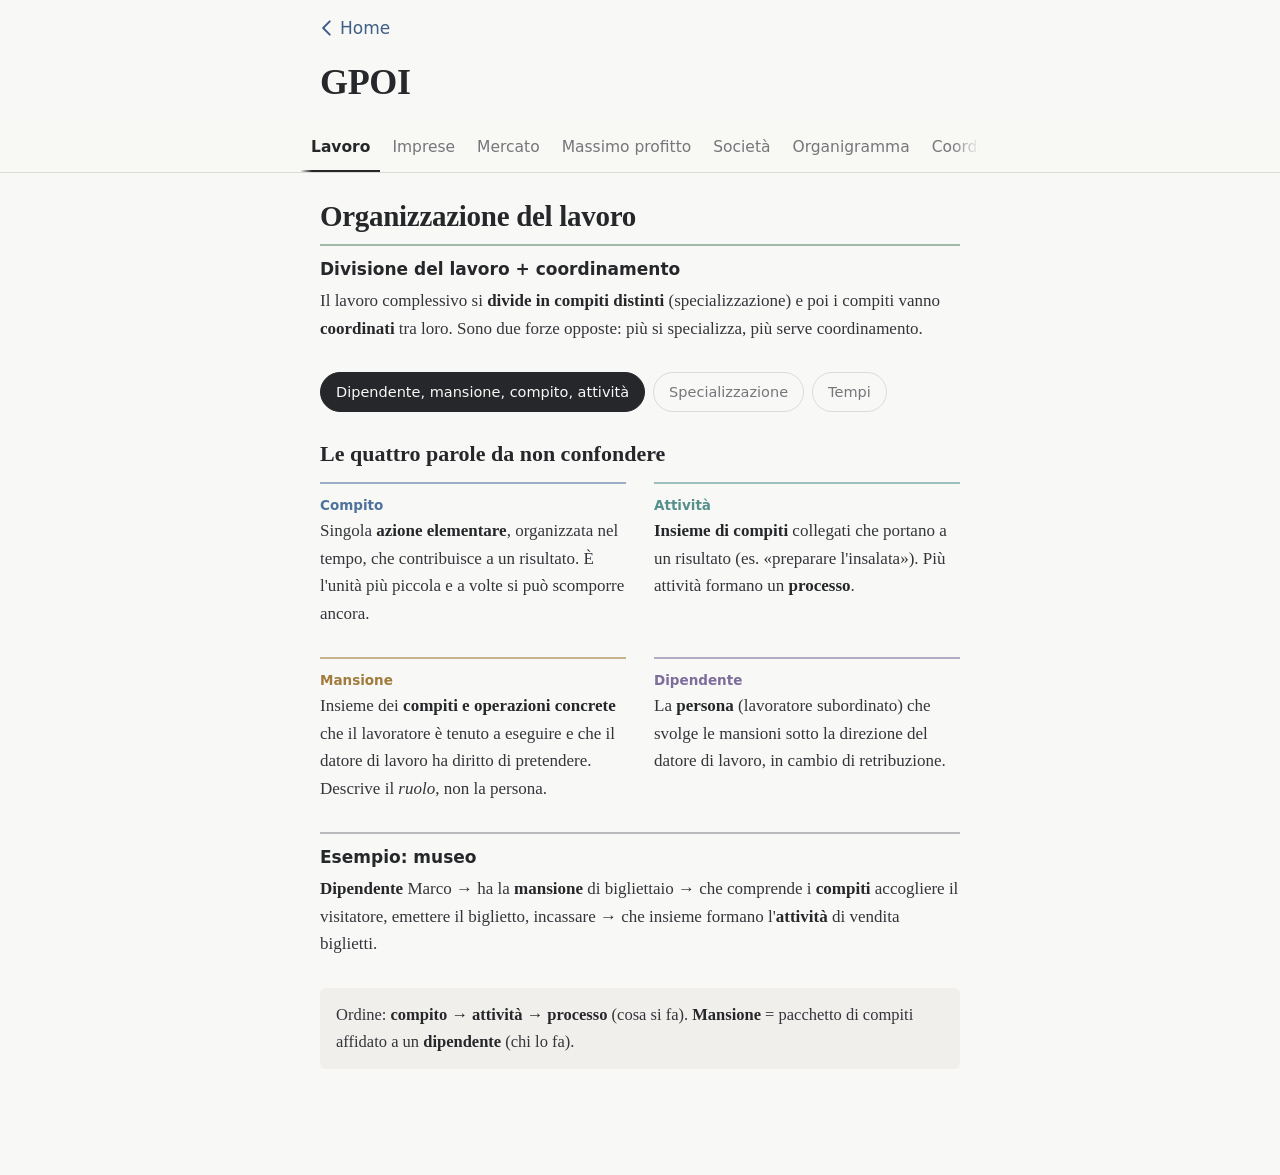
<file: docs/gpoi/index.html>
<!DOCTYPE html>
<html lang="it">
<head>
<meta charset="UTF-8">
<meta name="viewport" content="width=device-width, initial-scale=1, viewport-fit=cover">
<meta name="theme-color" content="#f8f8f6" media="(prefers-color-scheme: light)">
<meta name="theme-color" content="#25272b" media="(prefers-color-scheme: dark)">
<meta name="apple-mobile-web-app-capable" content="yes">
<meta name="mobile-web-app-capable" content="yes">
<meta name="apple-mobile-web-app-status-bar-style" content="default">
<meta name="apple-mobile-web-app-title" content="GPOI">
<meta name="format-detection" content="telephone=no">
<title>GPOI | SAGGIN s.r.l.</title>
<link rel="manifest" href="../manifest.webmanifest">
<link rel="icon" href="../assets/icon-192.png">
<link rel="apple-touch-icon" href="../assets/icon-180.png">
<link rel="stylesheet" href="../assets/style.css">
</head>
<body class="t-gpoi">

<header class="page-head">
  <div class="wrap">
    <a class="back" href="../"><svg viewBox="0 0 20 20" fill="none" stroke="currentColor" stroke-width="1.8" stroke-linecap="round" stroke-linejoin="round" aria-hidden="true"><path d="M12.5 4l-6 6 6 6"/></svg>Home</a>
    <h1>GPOI</h1>
  </div>
</header>

<nav class="tabs" aria-label="Capitoli">
  <div class="tabs-inner">
    <button aria-selected="true" data-chapter="lavoro">Lavoro</button>
    <button aria-selected="false" data-chapter="imprese">Imprese</button>
    <button aria-selected="false" data-chapter="mercato">Mercato</button>
    <button aria-selected="false" data-chapter="profitto">Massimo profitto</button>
    <button aria-selected="false" data-chapter="societa">Società</button>
    <button aria-selected="false" data-chapter="organigramma">Organigramma</button>
    <button aria-selected="false" data-chapter="coordinamento">Coordinamento</button>
    <button aria-selected="false" data-chapter="bep">Break even</button>
  </div>
</nav>

<main class="wrap content">

<!-- ===== ORGANIZZAZIONE DEL LAVORO ===== -->
<section id="lavoro" class="section visible">
  <h2 class="chapter-title">Organizzazione del lavoro</h2>

  <div class="block green">
    <div class="btitle">Divisione del lavoro + coordinamento</div>
    <p>Il lavoro complessivo si <strong>divide in compiti distinti</strong> (specializzazione) e poi i compiti vanno <strong>coordinati</strong> tra loro. Sono due forze opposte: più si specializza, più serve coordinamento.</p>
  </div>

  <div class="sub-nav">
    <button class="on" data-sub="lav-def">Dipendente, mansione, compito, attività</button>
    <button data-sub="lav-spec">Specializzazione</button>
    <button data-sub="lav-tempi">Tempi</button>
  </div>

  <!-- DEFINIZIONI -->
  <div id="lav-def" class="sub-section visible">
    <h3 class="sep">Le quattro parole da non confondere</h3>
    <div class="grid2">
      <div class="card-small blue">
        <span class="badge">Compito</span>
        <p>Singola <strong>azione elementare</strong>, organizzata nel tempo, che contribuisce a un risultato. È l'unità più piccola e a volte si può scomporre ancora.</p>
      </div>
      <div class="card-small teal">
        <span class="badge">Attività</span>
        <p><strong>Insieme di compiti</strong> collegati che portano a un risultato (es. «preparare l'insalata»). Più attività formano un <strong>processo</strong>.</p>
      </div>
      <div class="card-small amber">
        <span class="badge">Mansione</span>
        <p>Insieme dei <strong>compiti e operazioni concrete</strong> che il lavoratore è tenuto a eseguire e che il datore di lavoro ha diritto di pretendere. Descrive il <em>ruolo</em>, non la persona.</p>
      </div>
      <div class="card-small purple">
        <span class="badge">Dipendente</span>
        <p>La <strong>persona</strong> (lavoratore subordinato) che svolge le mansioni sotto la direzione del datore di lavoro, in cambio di retribuzione.</p>
      </div>
    </div>
    <div class="block gray">
      <div class="btitle">Esempio: museo</div>
      <p><strong>Dipendente</strong> Marco → ha la <strong>mansione</strong> di bigliettaio → che comprende i <strong>compiti</strong> accogliere il visitatore, emettere il biglietto, incassare → che insieme formano l'<strong>attività</strong> di vendita biglietti.</p>
    </div>
    <div class="highlight">Ordine: <strong>compito → attività → processo</strong> (cosa si fa). <strong>Mansione</strong> = pacchetto di compiti affidato a un <strong>dipendente</strong> (chi lo fa).</div>
  </div>

  <!-- SPECIALIZZAZIONE -->
  <div id="lav-spec" class="sub-section">
    <h3 class="sep">Tre livelli di specializzazione</h3>
    <div class="block blue">
      <div class="btitle">Dei compiti (task)</div>
      <p>Quanto è scomposto il processo. Dipende dal <strong>processo e dalla tecnologia</strong> (una mensa industriale scompone più di una trattoria).</p>
    </div>
    <div class="block amber">
      <div class="btitle">Del lavoro (mansioni)</div>
      <p>Come i compiti sono <strong>raggruppati nelle mansioni</strong>. È una scelta di progettazione. Ha due dimensioni:</p>
      <ul>
        <li><strong>Orizzontale</strong> = quanti compiti ha la mansione. <em>Elevata</em> se pochi compiti (bigliettaio), <em>bassa</em> se molti (direttore, tuttofare).</li>
        <li><strong>Verticale</strong> = quanto decide il lavoratore. <em>Elevata</em> se esegue e basta (bigliettaio), <em>bassa</em> se ha autonomia (restauratore, direttore).</li>
      </ul>
    </div>
    <div class="block green">
      <div class="btitle">Della conoscenza</div>
      <p>Mansioni e compiti vengono <strong>codificati</strong>, quindi la conoscenza si diffonde. Rischio: svuotare di competenze aree chiave.</p>
    </div>
    <div class="highlight">Più mansioni standardizzate (orizzontale e verticale) → servono <strong>più coordinamento e controllo</strong> dall'alto.</div>
  </div>

  <!-- TEMPI -->
  <div id="lav-tempi" class="sub-section">
    <h3 class="sep">Specializzazione ed efficienza</h3>
    <div class="block red">
      <div class="btitle">Tempo totale = esecuzione + coordinamento</div>
      <ul>
        <li><strong>Tempo di esecuzione</strong>: <em>scende</em> con la specializzazione (si impara, si automatizza, basta personale meno qualificato).</li>
        <li><strong>Tempo di coordinamento</strong>: <em>sale più che proporzionalmente</em> (servono più livelli gerarchici e controlli).</li>
      </ul>
      <p style="margin-top:8px">La somma ha forma a <strong>U</strong>: esiste un grado <strong>ottimale</strong> di specializzazione (Sott) dove il tempo totale è minimo.</p>
    </div>
    <div class="grid2">
      <div class="card-small blue">
        <span class="badge">Processi flusso</span>
        <p>Ripetitivi e prevedibili (produzione, vendita, amministrazione). Oltre un certo livello la specializzazione fa risalire i tempi: <strong>alienazione</strong>, difficoltà a integrare.</p>
      </div>
      <div class="card-small purple">
        <span class="badge">Processi impulso</span>
        <p>Poco ripetitivi (R&amp;S, innovazione, marketing). Più autonomia, quindi niente risalita dei tempi.</p>
      </div>
    </div>
    <div class="highlight">Nei processi molto ripetitivi il tempo di coordinamento può superare il <strong>90%</strong> del tempo totale (il tempo macchina è meno del 5%).</div>
  </div>
</section>

<!-- ===== CLASSIFICAZIONE IMPRESE ===== -->
<section id="imprese" class="section">
  <h2 class="chapter-title">Classificazione delle aziende</h2>

  <div class="sub-nav">
    <button class="on" data-sub="imp-diff">Azienda, impresa, società</button>
    <button data-sub="imp-crit">Per attività e proprietà</button>
    <button data-sub="imp-dim">Per dimensione</button>
    <button data-sub="imp-sett">Settori e ATECO</button>
  </div>

  <div id="imp-diff" class="sub-section visible">
    <h3 class="sep">Che differenza c'è</h3>
    <div class="grid3">
      <div class="card-small blue">
        <span class="badge">Azienda · cosa</span>
        <p>Il <strong>complesso dei beni organizzati</strong> dall'imprenditore per esercitare l'impresa (art. 2555 c.c.): locali, macchine, scorte, persone, capitale. È la <strong>struttura</strong>.</p>
      </div>
      <div class="card-small amber">
        <span class="badge">Impresa · fare</span>
        <p>L'<strong>attività economica professionale</strong> organizzata per produrre o scambiare beni o servizi (art. 2082 c.c.). È l'<strong>attività</strong>. Chi la esercita è l'<strong>imprenditore</strong>.</p>
      </div>
      <div class="card-small green">
        <span class="badge">Società · chi</span>
        <p>La <strong>forma giuridica</strong> (un contratto, art. 2247 c.c.) con cui più persone esercitano insieme l'impresa. È il <strong>soggetto giuridico</strong>.</p>
      </div>
    </div>
    <div class="block gray">
      <div class="btitle">Esempio: un bar</div>
      <p><strong>Azienda</strong> = locale, banco, macchina del caffè, scorte. <strong>Impresa</strong> = l'attività di preparare e vendere caffè. <strong>Società</strong> = «Bar Rossi S.n.c.», il contratto tra i due soci che lo gestiscono.</p>
    </div>
    <div class="highlight">L'<strong>impresa</strong> si svolge con l'<strong>azienda</strong>; se a esercitarla sono più persone insieme, lo fanno tramite una <strong>società</strong>. Una ditta individuale ha impresa e azienda, ma nessuna società.</div>
  </div>

  <div id="imp-crit" class="sub-section">
    <p class="kw" style="margin-bottom:12px">Criteri: scopo, soggetto giuridico, forma giuridica, dimensione, mercati, autonomia, luogo.</p>
    <h3 class="sep">Per settore di attività</h3>
    <div class="grid2">
      <div class="card-small blue">
        <span class="badge">Produzione</span>
        <p>Producono beni e servizi. <strong>Diretta</strong>: trasformano materie prime in prodotti finiti da vendere. <strong>Indiretta</strong>: spostano beni nel tempo o nello spazio senza trasformarli (commercio, trasporti, banche).</p>
      </div>
      <div class="card-small amber">
        <span class="badge">Erogazione (consumo)</span>
        <p>Dedite solo al <strong>consumo</strong> di beni e servizi (es. famiglie, enti non profit).</p>
      </div>
    </div>
    <h3 class="sep">Per proprietà</h3>
    <div class="grid2">
      <div class="card-small green"><span class="badge">Private</span><p>Di singoli o gruppi ristretti (famiglie, investitori).</p></div>
      <div class="card-small red"><span class="badge">Pubbliche</span><p>Capitale di Stato, ministeri, enti territoriali.</p></div>
      <div class="card-small purple"><span class="badge">Miste</span><p>Proprietà divisa tra pubblico e privato (ENEL, ENI).</p></div>
      <div class="card-small teal"><span class="badge">Quotate in borsa</span><p>Immettono parte del capitale sul mercato borsistico.</p></div>
    </div>
    <div class="highlight"><strong>Soggetto economico</strong> = chi detiene il potere formale (decide).</div>
    <h3 class="sep">Per forma giuridica</h3>
    <p>Persone, capitali, cooperative: vedi tab <strong>Società</strong>.</p>
  </div>

  <div id="imp-dim" class="sub-section">
    <h3 class="sep">Per dimensione (criteri UE)</h3>
    <div class="tbl-wrap">
      <table class="tbl cmp">
        <thead><tr><th></th><th>Addetti</th><th>Fatturato</th><th>Attivo patrimoniale</th></tr></thead>
        <tbody>
          <tr><th scope="row">Micro</th><td>fino a 10</td><td>≤ 2 mln €</td><td>≤ 2 mln €</td></tr>
          <tr><th scope="row">Piccola</th><td>11 – 50</td><td>≤ 10 mln €</td><td>≤ 10 mln €</td></tr>
          <tr><th scope="row">Media</th><td>51 – 250</td><td>&lt; 50 mln €</td><td>&lt; 43 mln €</td></tr>
          <tr><th scope="row">Grande</th><td>oltre 250</td><td>oltre soglie</td><td>oltre soglie</td></tr>
        </tbody>
      </table>
    </div>
    <div class="highlight">Micro + piccole + medie = <strong>PMI</strong>. Per essere PMI vale il <strong>principio di indipendenza</strong>: non devono essere controllate da imprese che a loro volta non sono PMI. Le grandi operano spesso su scala internazionale.</div>
  </div>

  <div id="imp-sett" class="sub-section">
    <h3 class="sep">Settori economici</h3>
    <div class="grid3">
      <div class="card-small green"><span class="badge">Primario</span><p>Contatto diretto con la natura, materie prime. <em>Agricoltura, allevamento, pesca, miniere.</em></p></div>
      <div class="card-small amber"><span class="badge">Secondario</span><p>Trasforma materie prime in prodotti. <em>Industria, artigianato, edilizia, energia.</em></p></div>
      <div class="card-small blue"><span class="badge">Terziario</span><p>Distribuzione e servizi. <em>Commercio, trasporti, turismo, banche, PA, liberi professionisti.</em></p></div>
    </div>
    <div class="block purple">
      <div class="btitle">Terziario avanzato (quaternario)</div>
      <p>Servizi ad <strong>alto valore aggiunto</strong>, basati su tecnologia, conoscenza e informazioni: ICT/informatica, telecomunicazioni, consulenza specialistica, ricerca e sviluppo, new media e marketing.</p>
    </div>
    <div class="block gray">
      <div class="btitle">Codice ATECO</div>
      <p>Classificazione delle <strong>attività economiche</strong> dell'<strong>Istat</strong>, usata per statistiche ufficiali e anche per scopi amministrativi e fiscali.</p>
    </div>
  </div>
</section>

<!-- ===== MERCATO ===== -->
<section id="mercato" class="section">
  <h2 class="chapter-title">Il mercato</h2>

  <div class="block blue">
    <div class="btitle">Cos'è</div>
    <p>Il <strong>luogo (fisico o virtuale) di incontro tra consumatori (domanda) e produttori (offerta)</strong>. Dall'incontro si forma il <strong>prezzo</strong> di equilibrio e la quantità scambiata.</p>
  </div>

  <h3 class="sep">Micro e macroeconomia</h3>
  <div class="grid2">
    <div class="card-small blue">
      <span class="badge">Microeconomia</span>
      <p>Studia il comportamento dei <strong>singoli agenti</strong> (consumatori e imprese) e dei <strong>singoli mercati</strong>: come si formano prezzi e quantità.</p>
    </div>
    <div class="card-small amber">
      <span class="badge">Macroeconomia</span>
      <p>Studia l'<strong>economia nel suo insieme</strong>: PIL, inflazione, disoccupazione, spesa pubblica, moneta, commercio estero.</p>
    </div>
  </div>

  <h3 class="sep">Consumatore e produttore</h3>
  <div class="grid2">
    <div class="card-small green">
      <span class="badge">Consumatore</span>
      <p>Compra beni per soddisfare i bisogni. Cerca la <strong>massima utilità</strong> con il <strong>reddito</strong> che ha (vincolo di bilancio).</p>
    </div>
    <div class="card-small red">
      <span class="badge">Produttore</span>
      <p>Trasforma input (lavoro, capitale, materie prime) in output da vendere. Cerca il <strong>massimo profitto</strong> (ricavi − costi).</p>
    </div>
  </div>

  <h3 class="sep">Capacità d'acquisto e curva di domanda</h3>
  <div class="block teal">
    <div class="btitle">Capacità d'acquisto</div>
    <p>Quanto il consumatore può comprare: dipende dal <strong>reddito disponibile</strong> e dai <strong>prezzi</strong> (potere d'acquisto = reddito / prezzi). Se il reddito sale o i prezzi scendono, può comprare di più.</p>
  </div>
  <div class="block blue">
    <div class="btitle">Curva di domanda</div>
    <p>Mostra la quantità domandata a ogni prezzo. È <strong>decrescente</strong> (legge della domanda): più il prezzo è alto, meno si compra.</p>
    <ul>
      <li><strong>Movimento lungo la curva</strong>: cambia solo il <strong>prezzo</strong> del bene.</li>
      <li><strong>Spostamento della curva</strong>: cambia altro: reddito, gusti, prezzo di beni sostituti o complementari, aspettative.</li>
      <li><strong>Bene normale</strong>: domanda ↑ se il reddito ↑. <strong>Bene inferiore</strong>: domanda ↓ se il reddito ↑.</li>
    </ul>
  </div>

  <h3 class="sep">Domanda e offerta</h3>
  <div class="grid2">
    <div class="card-small blue">
      <span class="badge">Domanda (consumatori)</span>
      <p>Quantità che i consumatori vogliono comprare a un dato prezzo. <strong>Prezzo ↑ → domanda ↓</strong> (curva decrescente).</p>
    </div>
    <div class="card-small amber">
      <span class="badge">Offerta (produttori)</span>
      <p>Quantità che i produttori vogliono vendere a un dato prezzo. <strong>Prezzo ↑ → offerta ↑</strong> (curva crescente).</p>
    </div>
  </div>
  <div class="block gray">
    <svg viewBox="0 0 260 170" role="img" aria-label="Curve di domanda e offerta che si incontrano nel punto di equilibrio" style="width:100%;max-width:340px;display:block;margin:0 auto 8px">
      <path d="M30 10V140H250" fill="none" stroke="currentColor" stroke-width="1.2" opacity=".6"/>
      <line x1="40" y1="25" x2="230" y2="125" stroke="var(--blue)" stroke-width="2.2"/>
      <line x1="40" y1="125" x2="230" y2="25" stroke="var(--amber)" stroke-width="2.2"/>
      <line x1="135" y1="75" x2="135" y2="140" stroke="currentColor" stroke-dasharray="3 3" opacity=".5"/>
      <line x1="30" y1="75" x2="135" y2="75" stroke="currentColor" stroke-dasharray="3 3" opacity=".5"/>
      <circle cx="135" cy="75" r="4" fill="currentColor"/>
      <text x="14" y="16" font-size="11" fill="currentColor">P</text>
      <text x="240" y="156" font-size="11" fill="currentColor">Q</text>
      <text x="196" y="122" font-size="11" fill="var(--blue)">Domanda</text>
      <text x="196" y="36" font-size="11" fill="var(--amber)">Offerta</text>
      <text x="142" y="68" font-size="11" fill="currentColor">Equilibrio</text>
    </svg>
    <p>Nel punto in cui le curve si incontrano si forma il <strong>prezzo di equilibrio</strong> e la <strong>quantità di equilibrio</strong>: chi vuole comprare a quel prezzo trova chi vuole vendere.</p>
  </div>
  <div class="grid2">
    <div class="card-small red">
      <span class="badge">Prezzo sopra l'equilibrio</span>
      <p><strong>Eccesso di offerta</strong>: invenduto → il prezzo scende.</p>
    </div>
    <div class="card-small green">
      <span class="badge">Prezzo sotto l'equilibrio</span>
      <p><strong>Eccesso di domanda</strong>: scarsità → il prezzo sale.</p>
    </div>
  </div>
  <h3 class="sep">Quando domanda e offerta aumentano o diminuiscono</h3>
  <p style="margin-bottom:12px">Se cambia il <strong>prezzo del bene</strong> ci si muove <em>lungo</em> la curva. Se cambia <strong>qualsiasi altro fattore</strong>, tutta la curva si <strong>sposta</strong> (a destra = aumenta, a sinistra = diminuisce).</p>
  <div class="grid2">
    <div class="card-small blue">
      <span class="badge">Domanda aumenta ↑</span>
      <ul>
        <li>Aumenta il <strong>reddito</strong> (bene normale)</li>
        <li>I <strong>gusti</strong> cambiano a favore (moda, pubblicità)</li>
        <li>Sale il prezzo di un bene <strong>succedaneo</strong></li>
        <li>Scende il prezzo di un bene <strong>complementare</strong></li>
        <li>Aumentano i consumatori (popolazione)</li>
        <li>Si prevedono prezzi più alti in futuro</li>
      </ul>
    </div>
    <div class="card-small red">
      <span class="badge">Domanda diminuisce ↓</span>
      <ul>
        <li>Scende il <strong>reddito</strong> (bene normale)</li>
        <li>I gusti cambiano contro il bene</li>
        <li>Scende il prezzo di un bene <strong>succedaneo</strong></li>
        <li>Sale il prezzo di un bene <strong>complementare</strong></li>
        <li>Diminuiscono i consumatori</li>
        <li>Si prevedono prezzi più bassi</li>
      </ul>
    </div>
    <div class="card-small green">
      <span class="badge">Offerta aumenta ↑</span>
      <ul>
        <li>Scendono i <strong>costi di produzione</strong> (materie prime, lavoro)</li>
        <li>Migliora la <strong>tecnologia</strong></li>
        <li>Entrano nuovi produttori</li>
        <li>Incentivi o sussidi</li>
      </ul>
    </div>
    <div class="card-small amber">
      <span class="badge">Offerta diminuisce ↓</span>
      <ul>
        <li>Salgono i <strong>costi di produzione</strong></li>
        <li>Nuove <strong>tasse</strong></li>
        <li>Escono produttori dal mercato</li>
        <li>Eventi negativi (calamità, scarsità di materie prime)</li>
      </ul>
    </div>
  </div>
  <div class="tbl-wrap">
    <table class="tbl cmp">
      <thead><tr><th>Cosa succede</th><th>Prezzo di equilibrio</th><th>Quantità di equilibrio</th></tr></thead>
      <tbody>
        <tr><th scope="row">Domanda ↑</th><td>sale</td><td>sale</td></tr>
        <tr><th scope="row">Domanda ↓</th><td>scende</td><td>scende</td></tr>
        <tr><th scope="row">Offerta ↑</th><td>scende</td><td>sale</td></tr>
        <tr><th scope="row">Offerta ↓</th><td>sale</td><td>scende</td></tr>
      </tbody>
    </table>
  </div>

  <h3 class="sep" style="margin-top:22px">Beni succedanei e complementari</h3>
  <div class="grid2">
    <div class="card-small teal">
      <span class="badge">Succedanei (sostituti)</span>
      <p>Soddisfano <strong>lo stesso bisogno</strong>: si usa uno <strong>al posto</strong> dell'altro. Es.: burro e margarina, Coca-Cola e Pepsi, treno e aereo.</p>
      <p><strong>Se il prezzo di A sale, la domanda di B sale.</strong></p>
    </div>
    <div class="card-small purple">
      <span class="badge">Complementari</span>
      <p>Si <strong>consumano insieme</strong>: uno serve per usare l'altro. Es.: auto e benzina, PC e software, caffè e zucchero.</p>
      <p><strong>Se il prezzo di A sale, la domanda di B scende.</strong></p>
    </div>
  </div>
  <div class="highlight">Succedanei: i prezzi si muovono <strong>nello stesso verso</strong> della domanda dell'altro bene. Complementari: nel verso <strong>opposto</strong>. Beni <strong>indipendenti</strong>: nessun legame.</div>

  <h3 class="sep">Forme di mercato</h3>
  <div class="tbl-wrap">
    <table class="tbl cmp">
      <thead><tr><th></th><th>Venditori</th><th>Prodotto</th><th>Prezzo</th></tr></thead>
      <tbody>
        <tr><th scope="row">Concorrenza perfetta</th><td>moltissimi</td><td>omogeneo</td><td>lo fa il mercato (<em>price taker</em>)</td></tr>
        <tr><th scope="row">Concorrenza monopolistica</th><td>molti</td><td>differenziato</td><td>potere limitato</td></tr>
        <tr><th scope="row">Oligopolio</th><td>pochi e grandi</td><td>omogeneo o differenziato</td><td>influenzano il mercato, interdipendenti</td></tr>
        <tr><th scope="row">Monopolio</th><td>uno solo</td><td>unico, senza sostituti</td><td>lo decide l'impresa (<em>price maker</em>)</td></tr>
      </tbody>
    </table>
  </div>

  <div class="block green" style="margin-top:14px">
    <div class="btitle">Concorrenza perfetta</div>
    <p>Prodotto <strong>omogeneo</strong>, <strong>perfetta informazione</strong>, <strong>elevato numero</strong> di venditori e compratori, nessuna barriera all'entrata/uscita. Tutti accettano il prezzo che si forma (<em>price takers</em>): nessuno lo determina da solo.</p>
  </div>
  <div class="block amber">
    <div class="btitle">Concorrenza monopolistica (imperfetta)</div>
    <p>Basata sulla <strong>differenziazione del prodotto</strong>: il cliente non lo considera equivalente ad altri con la stessa funzione, quindi il venditore ha un <strong>potere di mercato limitato</strong>. Se alza il prezzo vende meno (relazione inversa).</p>
  </div>
  <div class="block purple">
    <div class="btitle">Oligopolio</div>
    <p>Pochi grandi venditori che <strong>si osservano e reagiscono</strong> alle mosse dell'altro. Rischio di accordi (cartelli); barriere all'entrata alte.</p>
  </div>
  <div class="block red">
    <div class="btitle">Monopolio</div>
    <p>Un <strong>solo venditore</strong>, nessun sostituto, barriere all'entrata. Fissa il prezzo; per questo esistono politiche <strong>antitrust</strong>.</p>
  </div>
  <div class="highlight">Lato opposto: <strong>monopsonio</strong> = un solo compratore.</div>
</section>

<!-- ===== MASSIMO PROFITTO ===== -->
<section id="profitto" class="section">
  <h2 class="chapter-title">Concorrenza perfetta e massimo profitto</h2>

  <div class="block green">
    <div class="btitle">L'impresa price taker</div>
    <p>In concorrenza perfetta il prezzo <strong>p</strong> lo fa il mercato e l'impresa lo accetta. Può solo scegliere <strong>quanto produrre (Q)</strong>. Per lei la curva di domanda è una <strong>retta orizzontale</strong> al prezzo p.</p>
  </div>

  <h3 class="sep">Curva dei ricavi</h3>
  <div class="grid3">
    <div class="card-small blue">
      <span class="badge">Ricavo totale</span>
      <p><strong>RT = p × Q</strong>. Retta crescente che parte dall'origine.</p>
    </div>
    <div class="card-small teal">
      <span class="badge">Ricavo medio</span>
      <p><strong>RMe = RT / Q = p</strong>. Retta orizzontale.</p>
    </div>
    <div class="card-small green">
      <span class="badge">Ricavo marginale</span>
      <p><strong>RM</strong> = ricavo di un pezzo in più. Qui <strong>RM = p</strong>, costante.</p>
    </div>
  </div>

  <h3 class="sep">Curva dei costi</h3>
  <div class="grid3">
    <div class="card-small amber">
      <span class="badge">Costo totale</span>
      <p><strong>CT = CF + CV</strong>. Parte da CF (costi fissi) e cresce con Q.</p>
    </div>
    <div class="card-small purple">
      <span class="badge">Costo medio</span>
      <p><strong>CMe = CT / Q</strong>. Curva a <strong>U</strong>: scende, poi risale.</p>
    </div>
    <div class="card-small red">
      <span class="badge">Costo marginale</span>
      <p><strong>CM</strong> = costo di un pezzo in più. Curva a U (poi <strong>crescente</strong>, rendimenti decrescenti). Taglia il CMe nel suo <strong>minimo</strong>.</p>
    </div>
  </div>

  <h3 class="sep">Punto di massimo profitto</h3>
  <div class="block red">
    <div class="btitle">Regola: RM = CM (cioè p = CM)</div>
    <p><strong>Utile = RT − CT.</strong> Conviene produrre un pezzo in più finché il suo ricavo (p) è <strong>maggiore del suo costo (CM)</strong>. Il profitto è massimo dove <strong>RM = CM</strong>, nel tratto in cui il CM è crescente. Oltre, ogni pezzo costa più di quanto rende.</p>
  </div>
  <div class="grid3">
    <div class="card-small green"><span class="badge">p &gt; CMe</span><p><strong>Profitto</strong>.</p></div>
    <div class="card-small amber"><span class="badge">p = CMe</span><p><strong>Pareggio</strong> (nel minimo del CMe è il break even).</p></div>
    <div class="card-small red"><span class="badge">p &lt; CMe</span><p><strong>Perdita</strong>. Si chiude se p scende sotto il costo variabile medio.</p></div>
  </div>

  <div class="block gray" style="margin-top:12px">
    <div class="btitle">Esempio: p = 10 €, CF = 10 €</div>
    <div class="tbl-wrap">
      <table class="tbl cmp">
        <thead><tr><th>Q</th><th>RT</th><th>CT</th><th>Utile</th><th>CM</th></tr></thead>
        <tbody>
          <tr><th scope="row">1</th><td>10</td><td>14</td><td>−4</td><td>4</td></tr>
          <tr><th scope="row">2</th><td>20</td><td>17</td><td>3</td><td>3</td></tr>
          <tr><th scope="row">3</th><td>30</td><td>21</td><td>9</td><td>4</td></tr>
          <tr><th scope="row">4</th><td>40</td><td>27</td><td>13</td><td>6</td></tr>
          <tr><th scope="row">5</th><td>50</td><td>36</td><td><strong>14</strong></td><td>9</td></tr>
          <tr><th scope="row">6</th><td>60</td><td>47</td><td>13</td><td>11</td></tr>
        </tbody>
      </table>
    </div>
    <p style="margin-top:8px">Si produce fino a <strong>Q = 5</strong>: il quinto pezzo costa 9 (≤ 10). Il sesto costerebbe 11 (&gt; 10), quindi l'utile scende. Utile massimo = <strong>14 €</strong>.</p>
  </div>
</section>

<!-- ===== SOCIETA ===== -->
<section id="societa" class="section">
  <h2 class="chapter-title">Tipologie di società</h2>

  <div class="block teal">
    <div class="btitle">La società è un contratto (art. 2247 c.c.)</div>
    <p>«Con il contratto di società <strong>due o più persone conferiscono beni o servizi</strong> per l'<strong>esercizio in comune di un'attività economica</strong> allo scopo di <strong>dividerne gli utili</strong>.»</p>
    <ul>
      <li><strong>Conferimenti</strong>: denaro, beni, crediti o lavoro/servizi.</li>
      <li><strong>Attività economica comune</strong>: si fa impresa insieme.</li>
      <li><strong>Scopo di lucro</strong>: dividere gli utili (fa eccezione la cooperativa).</li>
    </ul>
    <p style="margin-top:8px">Oggi è ammessa anche la società con <strong>un solo socio</strong> (S.r.l. e S.p.A. unipersonali).</p>
  </div>

  <h3 class="sep">Società di persone e di capitali</h3>
  <div class="tbl-wrap">
    <table class="tbl cmp">
      <thead><tr><th></th><th>Di persone</th><th>Di capitali</th></tr></thead>
      <tbody>
        <tr><th scope="row">Tipi</th><td>S.s. · S.n.c. · S.a.s.</td><td>S.r.l. · S.p.A. · S.a.p.a.</td></tr>
        <tr><th scope="row">Conta di più</th><td>La persona dei soci</td><td>Il capitale</td></tr>
        <tr><th scope="row">Responsabilità</th><td><strong>Illimitata</strong>: rispondono col patrimonio personale</td><td><strong>Limitata</strong> al capitale conferito</td></tr>
        <tr><th scope="row">Autonomia patrimoniale</th><td>Imperfetta</td><td>Perfetta (risponde solo la società)</td></tr>
        <tr><th scope="row">Amministrazione</th><td>Ogni socio è amministratore</td><td>Gestita da organi (amministratori, assemblea)</td></tr>
        <tr><th scope="row">Personalità giuridica</th><td>No (S.s., S.n.c., S.a.s.)</td><td>Sì</td></tr>
      </tbody>
    </table>
  </div>

  <h3 class="sep" style="margin-top:22px">Società di persone</h3>
  <div class="grid3">
    <div class="card-small blue">
      <span class="badge">S.s. · Semplice</span>
      <p>Solo per attività <strong>non commerciali</strong> (es. agricola).</p>
    </div>
    <div class="card-small amber">
      <span class="badge">S.n.c. · Nome collettivo</span>
      <p><strong>Tutti i soci</strong> con responsabilità illimitata e solidale.</p>
    </div>
    <div class="card-small green">
      <span class="badge">S.a.s. · Accomandita semplice</span>
      <p><strong>Accomandatari</strong>: illimitata, amministrano. <strong>Accomandanti</strong>: limitata alla quota, non amministrano.</p>
    </div>
  </div>

  <h3 class="sep">Società di capitali</h3>
  <div class="grid3">
    <div class="card-small blue">
      <span class="badge">S.r.l.</span>
      <p>Quote. Capitale minimo 10.000 € (anche meno nella forma ridotta). Adatta alle PMI.</p>
    </div>
    <div class="card-small amber">
      <span class="badge">S.p.A.</span>
      <p>Capitale diviso in <strong>azioni</strong>. Minimo 50.000 €. Può quotarsi in borsa.</p>
    </div>
    <div class="card-small green">
      <span class="badge">S.a.p.a.</span>
      <p>Capitale in azioni. Soci <strong>accomandatari</strong> (illimitata, amministrano) e <strong>accomandanti</strong> (limitata).</p>
    </div>
  </div>

  <div class="block purple" style="margin-top:12px">
    <div class="btitle">Cooperative</div>
    <p>Società a <strong>capitale variabile</strong> con <strong>scopo mutualistico</strong>: danno beni, servizi o lavoro direttamente ai soci a condizioni vantaggiose, senza lucro speculativo.</p>
  </div>

  <h3 class="sep" style="margin-top:22px">S.r.l.s. e atto costitutivo</h3>
  <div class="block teal">
    <div class="btitle">S.r.l.s. (a responsabilità limitata semplificata)</div>
    <p>S.r.l. in versione <strong>semplificata</strong> (art. 2463-bis c.c.), pensata per aprire un'attività con poco capitale.</p>
    <ul>
      <li><strong>Capitale</strong>: da <strong>1 €</strong> a <strong>9.999,99 €</strong>.</li>
      <li><strong>Conferimenti</strong> solo in <strong>denaro</strong>, versati all'amministratore.</li>
      <li><strong>Soci</strong>: solo persone fisiche.</li>
      <li><strong>Amministratori</strong>: scelti tra i soci.</li>
      <li><strong>Atto costitutivo</strong> con <strong>modello standard</strong>, davanti al notaio, senza onorari notarili né bolli.</li>
      <li><strong>Denominazione</strong>: deve contenere «società a responsabilità limitata semplificata».</li>
    </ul>
  </div>
  <div class="block blue">
    <div class="btitle">Cosa contiene l'atto costitutivo</div>
    <ul>
      <li>Dati dei soci (nome, data e luogo di nascita, cittadinanza).</li>
      <li><strong>Denominazione</strong> e <strong>sede</strong> della società.</li>
      <li><strong>Oggetto sociale</strong> (l'attività che si svolgerà).</li>
      <li><strong>Capitale</strong> sociale e <strong>quota</strong> di ciascun socio.</li>
      <li>Norme di <strong>funzionamento</strong> e <strong>amministratori</strong> (con i loro poteri).</li>
      <li><strong>Durata</strong> della società e chiusura dell'<strong>esercizio</strong>.</li>
      <li>Stima delle <strong>spese</strong> di costituzione.</li>
    </ul>
    <p style="margin-top:8px">Dopo l'atto: iscrizione al <strong>Registro delle imprese</strong>, che dà la <strong>personalità giuridica</strong>.</p>
  </div>
</section>

<!-- ===== ORGANIGRAMMA ===== -->
<section id="organigramma" class="section">
  <h2 class="chapter-title">Organigramma aziendale</h2>

  <div class="sub-nav">
    <button class="on" data-sub="org-cos">Cos'è</button>
    <button data-sub="org-fun">Funzionale</button>
    <button data-sub="org-div">Divisionale</button>
    <button data-sub="org-mat">A matrice</button>
    <button data-sub="org-conf">Confronto</button>
  </div>

  <div id="org-cos" class="sub-section visible">
    <div class="block green">
      <div class="btitle">Definizione</div>
      <p>L'<strong>organigramma</strong> è la <strong>rappresentazione grafica della struttura</strong> dell'azienda: mostra le <strong>unità</strong> (funzioni, divisioni, uffici), i <strong>ruoli</strong> e le <strong>relazioni gerarchiche</strong>, cioè chi dipende da chi. È uno schema <strong>statico</strong>, una fotografia: non mostra come scorrono le attività (quello lo fanno i processi).</p>
    </div>
    <h3 class="sep">Elementi</h3>
    <div class="grid2">
      <div class="card-small blue"><span class="badge">Unità organizzative</span><p>I «riquadri»: direzione, funzioni, divisioni, dipartimenti, uffici.</p></div>
      <div class="card-small amber"><span class="badge">Linee di autorità</span><p>Le linee che li collegano: <strong>dall'alto al basso</strong> passano ordini e deleghe, dal basso all'alto i problemi.</p></div>
      <div class="card-small green"><span class="badge">Line</span><p>Unità con <strong>responsabilità diretta sugli obiettivi</strong> (es. produzione, vendite).</p></div>
      <div class="card-small purple"><span class="badge">Staff</span><p>Unità di <strong>supporto</strong> alla line, senza potere gerarchico su di essa (es. consulenza legale).</p></div>
    </div>
    <div class="highlight">La struttura da scegliere dipende da <strong>dimensione</strong>, <strong>varietà di prodotti</strong>, <strong>mercati</strong> (locale o internazionale) e <strong>strategia</strong>. Le tre principali: <strong>funzionale</strong>, <strong>divisionale</strong>, <strong>a matrice</strong>.</div>
  </div>

  <div id="org-fun" class="sub-section">
    <h3 class="sep">Struttura funzionale</h3>
    <svg viewBox="0 0 340 166" role="img" aria-label="Organigramma funzionale: direzione generale e quattro funzioni" style="width:100%;max-width:420px;display:block;margin:0 auto" font-family="var(--font)"><rect x="125" y="6" width="90" height="24" rx="3" style="fill:var(--surface-2);stroke:var(--accent)" stroke-width="1.6"/><text x="170.0" y="15.6" text-anchor="middle" font-size="9.5" style="fill:var(--text)">Direzione</text><text x="170.0" y="27.1" text-anchor="middle" font-size="9.5" style="fill:var(--text)">generale</text><line x1="170" y1="30" x2="170" y2="50" style="stroke:var(--muted)" stroke-width="1.2"/><line x1="44" y1="50" x2="296" y2="50" style="stroke:var(--muted)" stroke-width="1.2"/><line x1="44" y1="50" x2="44" y2="66" style="stroke:var(--muted)" stroke-width="1.2"/><rect x="6" y="66" width="76" height="26" rx="3" style="fill:var(--surface);stroke:var(--blue)" stroke-width="1.6"/><text x="44.0" y="82.5" text-anchor="middle" font-size="10" style="fill:var(--text)">Produzione</text><line x1="44" y1="92" x2="44" y2="112" style="stroke:var(--muted)" stroke-width="1.2"/><rect x="6" y="112" width="76" height="24" rx="3" style="fill:var(--surface);stroke:var(--line)" stroke-width="1"/><text x="44.0" y="127.3" text-anchor="middle" font-size="9.5" style="fill:var(--text)">Stabilimenti</text><line x1="128" y1="50" x2="128" y2="66" style="stroke:var(--muted)" stroke-width="1.2"/><rect x="90" y="66" width="76" height="26" rx="3" style="fill:var(--surface);stroke:var(--blue)" stroke-width="1.6"/><text x="128.0" y="82.5" text-anchor="middle" font-size="10" style="fill:var(--text)">Marketing</text><line x1="128" y1="92" x2="128" y2="112" style="stroke:var(--muted)" stroke-width="1.2"/><rect x="90" y="112" width="76" height="24" rx="3" style="fill:var(--surface);stroke:var(--line)" stroke-width="1"/><text x="128.0" y="127.3" text-anchor="middle" font-size="9.5" style="fill:var(--text)">Vendite</text><line x1="212" y1="50" x2="212" y2="66" style="stroke:var(--muted)" stroke-width="1.2"/><rect x="174" y="66" width="76" height="26" rx="3" style="fill:var(--surface);stroke:var(--blue)" stroke-width="1.6"/><text x="212.0" y="82.5" text-anchor="middle" font-size="10" style="fill:var(--text)">Finanza</text><line x1="212" y1="92" x2="212" y2="112" style="stroke:var(--muted)" stroke-width="1.2"/><rect x="174" y="112" width="76" height="24" rx="3" style="fill:var(--surface);stroke:var(--line)" stroke-width="1"/><text x="212.0" y="127.3" text-anchor="middle" font-size="9.5" style="fill:var(--text)">Contabilità</text><line x1="296" y1="50" x2="296" y2="66" style="stroke:var(--muted)" stroke-width="1.2"/><rect x="258" y="66" width="76" height="26" rx="3" style="fill:var(--surface);stroke:var(--blue)" stroke-width="1.6"/><text x="296.0" y="82.5" text-anchor="middle" font-size="10" style="fill:var(--text)">Personale</text><line x1="296" y1="92" x2="296" y2="112" style="stroke:var(--muted)" stroke-width="1.2"/><rect x="258" y="112" width="76" height="24" rx="3" style="fill:var(--surface);stroke:var(--line)" stroke-width="1"/><text x="296.0" y="127.3" text-anchor="middle" font-size="9.5" style="fill:var(--text)">Paghe</text><text x="170" y="158" text-anchor="middle" font-size="9.5" style="fill:var(--muted)">Una sola linea gerarchica: ogni persona ha un solo capo</text></svg>
    <div class="block blue" style="margin-top:12px">
      <div class="btitle">Come funziona</div>
      <p>Le attività si raggruppano per <strong>funzione</strong> (produzione, marketing, finanza, personale…). La <strong>Direzione</strong> coordina i capi funzione, che hanno le informazioni e ricevono potere delegato. Una sola <strong>linea gerarchica</strong> netta: <em>top-down</em> arrivano ordini e programmi, <em>bottom-up</em> i problemi.</p>
      <p style="margin-top:8px">Servono <strong>procedure e circolari</strong>: la formalità sostituisce i contatti diretti e gli ordini verbali.</p>
    </div>
    <div class="grid2">
      <div class="card-small green">
        <span class="badge">Vantaggi</span>
        <ul>
          <li><strong>Specializzazione</strong> delle competenze</li>
          <li><strong>Economie di scala</strong></li>
          <li>Ruoli chiari, <strong>unità di comando</strong></li>
          <li>Facile da controllare</li>
        </ul>
      </div>
      <div class="card-small red">
        <span class="badge">Svantaggi</span>
        <ul>
          <li><strong>Lenta</strong> ad adattarsi ai cambiamenti</li>
          <li>Ogni funzione ottimizza se stessa, a danno del tutto: <strong>conflitti</strong></li>
          <li>La direzione perde tempo a risolverli</li>
          <li>Poca professionalità <strong>interfunzionale</strong></li>
        </ul>
      </div>
    </div>
    <div class="highlight">Adatta a imprese <strong>medio-piccole</strong>, <strong>integrate verticalmente</strong>, con <strong>poche linee di prodotto</strong>, attività di routine e ambiente stabile.</div>
  </div>

  <div id="org-div" class="sub-section">
    <h3 class="sep">Struttura divisionale</h3>
    <svg viewBox="0 0 340 190" role="img" aria-label="Organigramma divisionale: direzione generale, funzioni di supporto e tre divisioni per prodotto" style="width:100%;max-width:420px;display:block;margin:0 auto" font-family="var(--font)"><rect x="105" y="6" width="90" height="24" rx="3" style="fill:var(--surface-2);stroke:var(--accent)" stroke-width="1.6"/><text x="150.0" y="15.6" text-anchor="middle" font-size="9.5" style="fill:var(--text)">Direzione</text><text x="150.0" y="27.1" text-anchor="middle" font-size="9.5" style="fill:var(--text)">generale</text><line x1="195" y1="18" x2="222" y2="18" style="stroke:var(--muted)" stroke-width="1.2" stroke-dasharray="4 3"/><rect x="222" y="4" width="112" height="28" rx="3" style="fill:var(--surface);stroke:var(--gray)" stroke-width="1.6" stroke-dasharray="4 3"/><text x="278.0" y="15.7" text-anchor="middle" font-size="8.5" style="fill:var(--text)">Funzioni di supporto</text><text x="278.0" y="26.2" text-anchor="middle" font-size="8.5" style="fill:var(--text)">(finanza, personale)</text><line x1="150" y1="30" x2="150" y2="50" style="stroke:var(--muted)" stroke-width="1.2"/><line x1="60" y1="50" x2="270" y2="50" style="stroke:var(--muted)" stroke-width="1.2"/><line x1="56" y1="50" x2="56" y2="64" style="stroke:var(--muted)" stroke-width="1.2"/><rect x="8" y="64" width="96" height="32" rx="3" style="fill:var(--surface);stroke:var(--blue)" stroke-width="1.6"/><text x="56.0" y="77.5" text-anchor="middle" font-size="10" style="fill:var(--text)">Divisione</text><text x="56.0" y="89.5" text-anchor="middle" font-size="10" style="fill:var(--text)">Prodotto A</text><line x1="56" y1="96" x2="56" y2="112" style="stroke:var(--muted)" stroke-width="1.2"/><line x1="32" y1="112" x2="80" y2="112" style="stroke:var(--muted)" stroke-width="1.2"/><line x1="32" y1="112" x2="32" y2="120" style="stroke:var(--muted)" stroke-width="1.2"/><line x1="80" y1="112" x2="80" y2="120" style="stroke:var(--muted)" stroke-width="1.2"/><rect x="8" y="120" width="48" height="24" rx="3" style="fill:var(--surface);stroke:var(--line)" stroke-width="1"/><text x="32.0" y="135.2" text-anchor="middle" font-size="9" style="fill:var(--text)">Produz.</text><rect x="58" y="120" width="46" height="24" rx="3" style="fill:var(--surface);stroke:var(--line)" stroke-width="1"/><text x="81.0" y="135.2" text-anchor="middle" font-size="9" style="fill:var(--text)">Vendite</text><line x1="164" y1="50" x2="164" y2="64" style="stroke:var(--muted)" stroke-width="1.2"/><rect x="116" y="64" width="96" height="32" rx="3" style="fill:var(--surface);stroke:var(--blue)" stroke-width="1.6"/><text x="164.0" y="77.5" text-anchor="middle" font-size="10" style="fill:var(--text)">Divisione</text><text x="164.0" y="89.5" text-anchor="middle" font-size="10" style="fill:var(--text)">Prodotto B</text><line x1="164" y1="96" x2="164" y2="112" style="stroke:var(--muted)" stroke-width="1.2"/><line x1="140" y1="112" x2="188" y2="112" style="stroke:var(--muted)" stroke-width="1.2"/><line x1="140" y1="112" x2="140" y2="120" style="stroke:var(--muted)" stroke-width="1.2"/><line x1="188" y1="112" x2="188" y2="120" style="stroke:var(--muted)" stroke-width="1.2"/><rect x="116" y="120" width="48" height="24" rx="3" style="fill:var(--surface);stroke:var(--line)" stroke-width="1"/><text x="140.0" y="135.2" text-anchor="middle" font-size="9" style="fill:var(--text)">Produz.</text><rect x="166" y="120" width="46" height="24" rx="3" style="fill:var(--surface);stroke:var(--line)" stroke-width="1"/><text x="189.0" y="135.2" text-anchor="middle" font-size="9" style="fill:var(--text)">Vendite</text><line x1="272" y1="50" x2="272" y2="64" style="stroke:var(--muted)" stroke-width="1.2"/><rect x="224" y="64" width="96" height="32" rx="3" style="fill:var(--surface);stroke:var(--blue)" stroke-width="1.6"/><text x="272.0" y="77.5" text-anchor="middle" font-size="10" style="fill:var(--text)">Divisione</text><text x="272.0" y="89.5" text-anchor="middle" font-size="10" style="fill:var(--text)">Prodotto C</text><line x1="272" y1="96" x2="272" y2="112" style="stroke:var(--muted)" stroke-width="1.2"/><line x1="248" y1="112" x2="296" y2="112" style="stroke:var(--muted)" stroke-width="1.2"/><line x1="248" y1="112" x2="248" y2="120" style="stroke:var(--muted)" stroke-width="1.2"/><line x1="296" y1="112" x2="296" y2="120" style="stroke:var(--muted)" stroke-width="1.2"/><rect x="224" y="120" width="48" height="24" rx="3" style="fill:var(--surface);stroke:var(--line)" stroke-width="1"/><text x="248.0" y="135.2" text-anchor="middle" font-size="9" style="fill:var(--text)">Produz.</text><rect x="274" y="120" width="46" height="24" rx="3" style="fill:var(--surface);stroke:var(--line)" stroke-width="1"/><text x="297.0" y="135.2" text-anchor="middle" font-size="9" style="fill:var(--text)">Vendite</text><text x="170" y="166" text-anchor="middle" font-size="9.5" style="fill:var(--muted)">Ogni divisione ha le sue funzioni ed è quasi un'impresa</text><text x="170" y="180" text-anchor="middle" font-size="9.5" style="fill:var(--muted)">(oppure divisioni per area geografica: Nord, Sud, Estero)</text></svg>
    <div class="block blue" style="margin-top:12px">
      <div class="btitle">Come funziona</div>
      <p>L'azienda si divide in <strong>divisioni</strong> in base a <strong>prodotto</strong> (se la diversificazione è forte), <strong>area geografica</strong> (prodotti simili, mercati vasti e diversi) o tipo di cliente. A ogni divisione è assegnata <strong>una parte delle funzioni</strong> (vendita, progettazione, marketing, produzione). Le <strong>funzioni di supporto</strong> comuni restano alla direzione.</p>
      <p style="margin-top:8px">Molta <strong>autonomia</strong>: ogni divisione ha uno status quasi da impresa.</p>
    </div>
    <div class="grid2">
      <div class="card-small amber"><span class="badge">Decentrata (pura)</span><p>Divisioni molto autonome, legami deboli: rischio di ridursi a <strong>imprese indipendenti</strong>.</p></div>
      <div class="card-small teal"><span class="badge">Accentrata</span><p>La direzione partecipa alle scelte strategiche e centralizza alcune funzioni (marketing, finanza) per sfruttare le <strong>sinergie</strong>.</p></div>
    </div>
    <div class="grid2">
      <div class="card-small green">
        <span class="badge">Vantaggi</span>
        <ul>
          <li><strong>Flessibilità</strong> verso mercato e tecnologia</li>
          <li>Responsabilità chiara sui <strong>risultati</strong> di ogni divisione</li>
          <li>Alleggerisce la direzione</li>
        </ul>
      </div>
      <div class="card-small red">
        <span class="badge">Svantaggi</span>
        <ul>
          <li><strong>Funzioni duplicate</strong> tra divisioni</li>
          <li>Si perdono <strong>economie di scala</strong></li>
          <li>Conflitti e concorrenza interna</li>
        </ul>
      </div>
    </div>
    <div class="highlight">Quasi tutte le <strong>grandi imprese e multinazionali</strong> la adottano: oltre una certa dimensione è impossibile seguire tutto dal centro.</div>
  </div>

  <div id="org-mat" class="sub-section">
    <h3 class="sep">Struttura a matrice</h3>
    <svg viewBox="0 0 340 236" role="img" aria-label="Organigramma a matrice: funzioni in colonna, progetti in riga, team all'incrocio" style="width:100%;max-width:420px;display:block;margin:0 auto" font-family="var(--font)"><rect x="135" y="4" width="90" height="22" rx="3" style="fill:var(--surface-2);stroke:var(--accent)" stroke-width="1.6"/><text x="180.0" y="12.6" text-anchor="middle" font-size="9" style="fill:var(--text)">Direzione</text><text x="180.0" y="23.6" text-anchor="middle" font-size="9" style="fill:var(--text)">generale</text><line x1="180" y1="26" x2="180" y2="36" style="stroke:var(--muted)" stroke-width="1.2"/><line x1="139" y1="36" x2="299" y2="36" style="stroke:var(--muted)" stroke-width="1.2"/><line x1="139" y1="36" x2="139" y2="44" style="stroke:var(--muted)" stroke-width="1.2"/><rect x="104" y="44" width="70" height="24" rx="3" style="fill:var(--surface);stroke:var(--blue)" stroke-width="1.6"/><text x="139.0" y="59.5" text-anchor="middle" font-size="10" style="fill:var(--text)">Produzione</text><line x1="219" y1="36" x2="219" y2="44" style="stroke:var(--muted)" stroke-width="1.2"/><rect x="184" y="44" width="70" height="24" rx="3" style="fill:var(--surface);stroke:var(--blue)" stroke-width="1.6"/><text x="219.0" y="59.5" text-anchor="middle" font-size="10" style="fill:var(--text)">Marketing</text><line x1="299" y1="36" x2="299" y2="44" style="stroke:var(--muted)" stroke-width="1.2"/><rect x="264" y="44" width="70" height="24" rx="3" style="fill:var(--surface);stroke:var(--blue)" stroke-width="1.6"/><text x="299.0" y="59.5" text-anchor="middle" font-size="10" style="fill:var(--text)">R&amp;S</text><rect x="6" y="84" width="84" height="28" rx="3" style="fill:var(--surface);stroke:var(--amber)" stroke-width="1.6"/><text x="48.0" y="95.7" text-anchor="middle" font-size="9" style="fill:var(--text)">PM</text><text x="48.0" y="106.7" text-anchor="middle" font-size="9" style="fill:var(--text)">Progetto A</text><rect x="6" y="122" width="84" height="28" rx="3" style="fill:var(--surface);stroke:var(--amber)" stroke-width="1.6"/><text x="48.0" y="133.7" text-anchor="middle" font-size="9" style="fill:var(--text)">PM</text><text x="48.0" y="144.7" text-anchor="middle" font-size="9" style="fill:var(--text)">Progetto B</text><rect x="6" y="160" width="84" height="28" rx="3" style="fill:var(--surface);stroke:var(--amber)" stroke-width="1.6"/><text x="48.0" y="171.7" text-anchor="middle" font-size="9" style="fill:var(--text)">PM</text><text x="48.0" y="182.7" text-anchor="middle" font-size="9" style="fill:var(--text)">Progetto C</text><line x1="139" y1="68" x2="139" y2="188" style="stroke:var(--blue)" stroke-width="1.4"/><line x1="219" y1="68" x2="219" y2="188" style="stroke:var(--blue)" stroke-width="1.4"/><line x1="299" y1="68" x2="299" y2="188" style="stroke:var(--blue)" stroke-width="1.4"/><line x1="90" y1="98" x2="334" y2="98" style="stroke:var(--amber)" stroke-width="1.4" stroke-dasharray="4 3"/><line x1="90" y1="136" x2="334" y2="136" style="stroke:var(--amber)" stroke-width="1.4" stroke-dasharray="4 3"/><line x1="90" y1="174" x2="334" y2="174" style="stroke:var(--amber)" stroke-width="1.4" stroke-dasharray="4 3"/><rect x="113" y="87" width="52" height="22" rx="3" style="fill:var(--surface-2);stroke:var(--line)"/><text x="139" y="101" text-anchor="middle" font-size="9" style="fill:var(--text)">team</text><rect x="193" y="87" width="52" height="22" rx="3" style="fill:var(--surface-2);stroke:var(--line)"/><text x="219" y="101" text-anchor="middle" font-size="9" style="fill:var(--text)">team</text><rect x="273" y="87" width="52" height="22" rx="3" style="fill:var(--surface-2);stroke:var(--line)"/><text x="299" y="101" text-anchor="middle" font-size="9" style="fill:var(--text)">team</text><rect x="113" y="125" width="52" height="22" rx="3" style="fill:var(--surface-2);stroke:var(--line)"/><text x="139" y="139" text-anchor="middle" font-size="9" style="fill:var(--text)">team</text><rect x="193" y="125" width="52" height="22" rx="3" style="fill:var(--surface-2);stroke:var(--line)"/><text x="219" y="139" text-anchor="middle" font-size="9" style="fill:var(--text)">team</text><rect x="273" y="125" width="52" height="22" rx="3" style="fill:var(--surface-2);stroke:var(--line)"/><text x="299" y="139" text-anchor="middle" font-size="9" style="fill:var(--text)">team</text><rect x="113" y="163" width="52" height="22" rx="3" style="fill:var(--surface-2);stroke:var(--line)"/><text x="139" y="177" text-anchor="middle" font-size="9" style="fill:var(--text)">team</text><rect x="193" y="163" width="52" height="22" rx="3" style="fill:var(--surface-2);stroke:var(--line)"/><text x="219" y="177" text-anchor="middle" font-size="9" style="fill:var(--text)">team</text><rect x="273" y="163" width="52" height="22" rx="3" style="fill:var(--surface-2);stroke:var(--line)"/><text x="299" y="177" text-anchor="middle" font-size="9" style="fill:var(--text)">team</text><line x1="18" y1="208" x2="40" y2="208" style="stroke:var(--blue)" stroke-width="1.6"/><text x="46" y="211" font-size="9.5" style="fill:var(--muted)">capo funzione</text><line x1="150" y1="208" x2="172" y2="208" style="stroke:var(--amber)" stroke-width="1.6" stroke-dasharray="4 3"/><text x="178" y="211" font-size="9.5" style="fill:var(--muted)">project manager (PM)</text><text x="170" y="228" text-anchor="middle" font-size="9.5" style="fill:var(--muted)">Ogni team risponde a due capi: funzione + progetto</text></svg>
    <div class="block blue" style="margin-top:12px">
      <div class="btitle">Come funziona</div>
      <p>Si <strong>mantengono le funzioni</strong> e si aggiunge una seconda dimensione: <strong>progetto, prodotto o cliente</strong>. Le persone appartengono in modo <strong>continuativo a una funzione</strong> e, di volta in volta, a un progetto. Le linee di autorità sono <strong>due</strong> (<em>two-boss</em>):</p>
      <ul>
        <li><strong>Project manager</strong>: ha la responsabilità globale del progetto, dà le direttive (tempi, costi, obiettivi).</li>
        <li><strong>Capo funzione</strong>: nomina i collaboratori, ha il potere disciplinare e fornisce competenze e risorse.</li>
      </ul>
    </div>
    <div class="grid2">
      <div class="card-small green">
        <span class="badge">Vantaggi</span>
        <ul>
          <li>Massima <strong>comunicazione e cooperazione</strong></li>
          <li>Adattamento rapido a <strong>innovazioni</strong></li>
          <li>Uso flessibile delle risorse tra progetti</li>
        </ul>
      </div>
      <div class="card-small red">
        <span class="badge">Svantaggi</span>
        <ul>
          <li>Il dipendente ha <strong>«due padroni»</strong></li>
          <li>Tensioni su <strong>tempi e costi</strong> (PM) contro lungo periodo (funzioni)</li>
          <li>Conflitto sul <strong>potere decisionale</strong> e sulle risorse</li>
          <li>Più <strong>complessa e costosa</strong></li>
        </ul>
      </div>
    </div>
    <div class="block amber">
      <div class="btitle">Quanto potere ha il project manager</div>
      <ul>
        <li><strong>Team leader «leggero»</strong>: controlla i piani ma ha poco potere reale, comandano le funzioni.</li>
        <li><strong>Team leader «pesante»</strong> (heavyweight): ha autonomia su budget, valutazione dei risultati e risorse.</li>
        <li><strong>Matrice bilanciata</strong>: potere diviso tra project manager e capi funzione.</li>
      </ul>
    </div>
    <div class="highlight">Secondo Mintzberg è la configurazione adatta a <strong>innovazioni importanti</strong> e problemi complessi in ambienti turbolenti (<strong>adhocrazia</strong>).</div>
  </div>

  <div id="org-conf" class="sub-section">
    <h3 class="sep">Confronto</h3>
    <div class="tbl-wrap">
      <table class="tbl cmp">
        <thead><tr><th></th><th>Funzionale</th><th>Divisionale</th><th>A matrice</th></tr></thead>
        <tbody>
          <tr><th scope="row">Si raggruppa per</th><td>Funzione</td><td>Prodotto, area, cliente</td><td>Funzione + progetto</td></tr>
          <tr><th scope="row">Capi per persona</th><td>Uno</td><td>Uno</td><td><strong>Due</strong></td></tr>
          <tr><th scope="row">Ambiente</th><td>Stabile</td><td>Vario, mercati diversi</td><td>Dinamico, innovativo</td></tr>
          <tr><th scope="row">Imprese tipiche</th><td>Medio-piccole</td><td>Grandi, multinazionali</td><td>Con progetti complessi</td></tr>
          <tr><th scope="row">Punto di forza</th><td>Specializzazione, scala</td><td>Flessibilità, responsabilità</td><td>Cooperazione, innovazione</td></tr>
          <tr><th scope="row">Punto debole</th><td>Rigida, conflitti tra funzioni</td><td>Duplicazioni</td><td>Conflitti, complessità</td></tr>
        </tbody>
      </table>
    </div>
    <div class="block gray" style="margin-top:12px">
      <div class="btitle">Varianti intermedie</div>
      <ul>
        <li><strong>Per progetti</strong>: unità <em>temporanea</em> con project manager che ha <strong>autorità gerarchica</strong>, affiancata alle funzioni.</li>
        <li><strong>Con product manager</strong>: unità <em>permanente</em> responsabile di un prodotto, ma <strong>senza autorità gerarchica</strong>: coordina i capi funzione.</li>
      </ul>
    </div>
  </div>
</section>

<!-- ===== COORDINAMENTO ===== -->
<section id="coordinamento" class="section">
  <h2 class="chapter-title">Meccanismi di coordinamento</h2>

  <div class="block green">
    <div class="btitle">Mintzberg: 5 meccanismi</div>
    <p>Il coordinamento tra compiti si ottiene in 5 modi. Si distinguono in base a <strong>quando</strong> avviene: prima (<em>ex ante</em>) o durante/dopo (<em>ex post</em>).</p>
  </div>

  <div class="grid2">
    <div class="card-small blue">
      <span class="badge">Ex ante</span>
      <p><strong>Prima</strong> che il lavoro inizi, con regole decise in anticipo. Il lavoratore sa già cosa fare. Si basa sulla <strong>standardizzazione</strong>.</p>
    </div>
    <div class="card-small amber">
      <span class="badge">Ex post</span>
      <p><strong>Durante o dopo</strong> l'esecuzione, correggendo in corso d'opera: comunicazione tra le persone o ordini di un capo.</p>
    </div>
  </div>

  <h3 class="sep">Ex post (si coordina mentre si lavora)</h3>
  <div class="block amber">
    <div class="btitle">1 · Adattamento reciproco</div>
    <p>Coordinamento con la <strong>comunicazione informale</strong> tra gli stessi esecutori, che si controllano da soli. Tipico dei team di specialisti e delle organizzazioni molto semplici o molto complesse.</p>
  </div>
  <div class="block red">
    <div class="btitle">2 · Supervisione diretta</div>
    <p>Una persona si <strong>assume la responsabilità del lavoro altrui</strong>: dà ordini e controlla le azioni (pianifica, alloca risorse, addestra, controlla). Tipica delle aziende di media dimensione (modello militare).</p>
  </div>

  <h3 class="sep">Ex ante (si coordina prima, con la standardizzazione)</h3>
  <div class="block blue">
    <div class="btitle">3 · Standardizzazione dei processi di lavoro</div>
    <p>Si <strong>programma come</strong> si esegue il lavoro: processi routinari. Es.: check-list prima del decollo, procedure ISO 9000, istruzioni di montaggio Ikea. Permette automazione, poca supervisione.</p>
  </div>
  <div class="block teal">
    <div class="btitle">4 · Standardizzazione dei risultati</div>
    <p>Si definisce <strong>cosa si deve ottenere</strong> (output): parametri dimensionali, profittabilità, indicatori di costo/tempo. Come ci si arriva è libero.</p>
  </div>
  <div class="block purple">
    <div class="btitle">5 · Standardizzazione delle professionalità</div>
    <p>Si standardizzano <strong>competenze e conoscenze</strong> con la formazione (e valori condivisi). Per attività non standardizzabili né nei processi né nei risultati. Es.: medici, avvocati.</p>
  </div>

  <div class="highlight">Con la <strong>crescita</strong> dell'azienda: adattamento reciproco → supervisione diretta → standardizzazione.</div>

  <div class="block gray" style="margin-top:14px">
    <div class="btitle">Stessa idea nel controllo di gestione</div>
    <p><strong>Ex ante</strong>: verifica preventiva che i piani pluriennali siano coerenti con i budget annuali. <strong>In itinere</strong>: durante, su dati aggregati. <strong>Ex post</strong>: a consuntivo, confronto tra risultati e budget (scostamenti) e revisione dei budget futuri.</p>
  </div>

  <h3 class="sep" style="margin-top:22px">Le 5 parti dell'organizzazione</h3>
  <div class="tbl-wrap">
    <table class="tbl cmp">
      <thead><tr><th></th><th>Cosa fa</th></tr></thead>
      <tbody>
        <tr><th scope="row">Nucleo operativo</th><td>Attività fondamentale: reperisce input, li trasforma in output, li distribuisce.</td></tr>
        <tr><th scope="row">Vertice strategico</th><td>Responsabilità globale: supervisione diretta, rapporti con l'ambiente, strategie.</td></tr>
        <tr><th scope="row">Linea intermedia</th><td>Gerarchia tra vertice e nucleo (middle management): trasmette feedback e ordini.</td></tr>
        <tr><th scope="row">Tecnostruttura</th><td>Analisti che <strong>standardizzano</strong> processi, output e capacità. Staff, fuori dalla linea di autorità.</td></tr>
        <tr><th scope="row">Staff di supporto</th><td>Servizi indiretti, estranei all'attività fondamentale (mensa, ufficio legale, spedizioni).</td></tr>
      </tbody>
    </table>
  </div>

  <h3 class="sep">Le 5 configurazioni (modelli puri)</h3>
  <div class="tbl-wrap">
    <table class="tbl cmp">
      <thead><tr><th></th><th>Coordinamento</th><th>Parte chiave</th><th>Ambiente</th></tr></thead>
      <tbody>
        <tr><th scope="row">Struttura semplice</th><td>Supervisione diretta</td><td>Vertice strategico</td><td>Semplice e dinamico</td></tr>
        <tr><th scope="row">Burocrazia meccanica</th><td>Standardizzazione dei processi</td><td>Tecnostruttura</td><td>Semplice e stabile</td></tr>
        <tr><th scope="row">Burocrazia professionale</th><td>Standardizzazione delle capacità</td><td>Nucleo operativo</td><td>Complesso e stabile</td></tr>
        <tr><th scope="row">Struttura divisionale</th><td>Standardizzazione dei risultati</td><td>Linea intermedia</td><td>Non troppo complesso né instabile</td></tr>
        <tr><th scope="row">Adhocrazia</th><td>Adattamento reciproco</td><td>Nucleo operativo (con tecnostruttura)</td><td>Complesso e dinamico</td></tr>
      </tbody>
    </table>
  </div>
  <div class="block blue" style="margin-top:12px"><div class="btitle">Struttura semplice</div><p>Solo vertice e nucleo operativo, accentrata. Piccola impresa imprenditoriale.</p></div>
  <div class="block amber"><div class="btitle">Burocrazia meccanica</div><p>Grandi volumi, produzione di massa, tecnostruttura e linea intermedia molto sviluppate (fabbrica tayloristica; auto, assicurazioni).</p></div>
  <div class="block green"><div class="btitle">Burocrazia professionale</div><p>Professionisti nel nucleo operativo, poco accentramento, nessuna supervisione diretta (ospedali, università).</p></div>
  <div class="block teal"><div class="btitle">Struttura divisionale</div><p>Impresa che diversifica: divisioni per prodotto/mercato, linea intermedia sviluppata.</p></div>
  <div class="block purple"><div class="btitle">Adhocrazia</div><p>Gestisce l'innovazione: poche regole, valore alla competenza (consulenza, aerospaziale).</p></div>
  <div class="highlight">Sono modelli <strong>puri</strong>: nella realtà esistono configurazioni <strong>ibride</strong>.</div>
</section>

<!-- ===== BREAK EVEN ===== -->
<section id="bep" class="section">
  <h2 class="chapter-title">Break even point</h2>

  <div class="block red">
    <div class="btitle">Cos'è</div>
    <p>Il <strong>punto di pareggio</strong>: la quantità (o il fatturato) a cui i <strong>ricavi totali = costi totali</strong>. Utile = 0. Sotto è perdita, sopra è profitto.</p>
  </div>

  <h3 class="sep">Costi</h3>
  <div class="grid2">
    <div class="card-small blue">
      <span class="badge">Costi fissi (CF)</span>
      <p>Non dipendono dalla quantità prodotta: affitto, ammortamenti, stipendi fissi.</p>
    </div>
    <div class="card-small amber">
      <span class="badge">Costi variabili (CV)</span>
      <p>Crescono con la quantità: materie prime, energia. Per unità: <strong>cvu</strong>.</p>
    </div>
  </div>

  <h3 class="sep">Formule</h3>
  <div class="block green">
    <div class="btitle">Quantità di pareggio</div>
    <p><strong>Q* = CF / (p − cvu)</strong></p>
    <p><strong>p</strong> = prezzo unitario, <strong>cvu</strong> = costo variabile unitario, <strong>(p − cvu)</strong> = <em>margine di contribuzione unitario</em> (quanto ogni pezzo contribuisce a coprire i fissi).</p>
  </div>
  <div class="block teal">
    <div class="btitle">Fatturato di pareggio</div>
    <p><strong>R* = Q* × p</strong></p>
    <p>Oppure con i valori totali: <strong>R* = CF / (1 − CV/R)</strong>.</p>
  </div>
  <div class="block purple">
    <div class="btitle">Equazioni di base</div>
    <p>Ricavi = p × Q · Costi totali = CF + cvu × Q · Utile = (p − cvu) × Q − CF</p>
  </div>

  <div class="block gray">
    <div class="btitle">Esempio</div>
    <p>CF = 12.000 €, p = 20 €, cvu = 8 €.</p>
    <p>Margine = 20 − 8 = 12 € → <strong>Q* = 12.000 / 12 = 1.000 pezzi</strong> → <strong>R* = 1.000 × 20 = 20.000 €</strong>.</p>
    <p>Vendendo 1.200 pezzi: utile = 12 × 1.200 − 12.000 = <strong>2.400 €</strong>.</p>
  </div>

  <div class="highlight">Più alti i costi fissi → più alto il BEP. Più alto il margine di contribuzione → più basso il BEP. Il BEP si abbassa se <strong>aumenta il prezzo</strong> o <strong>diminuiscono CF o cvu</strong>.</div>
</section>

</main>

<script src="../assets/app.js"></script>
</body>
</html>
</file>
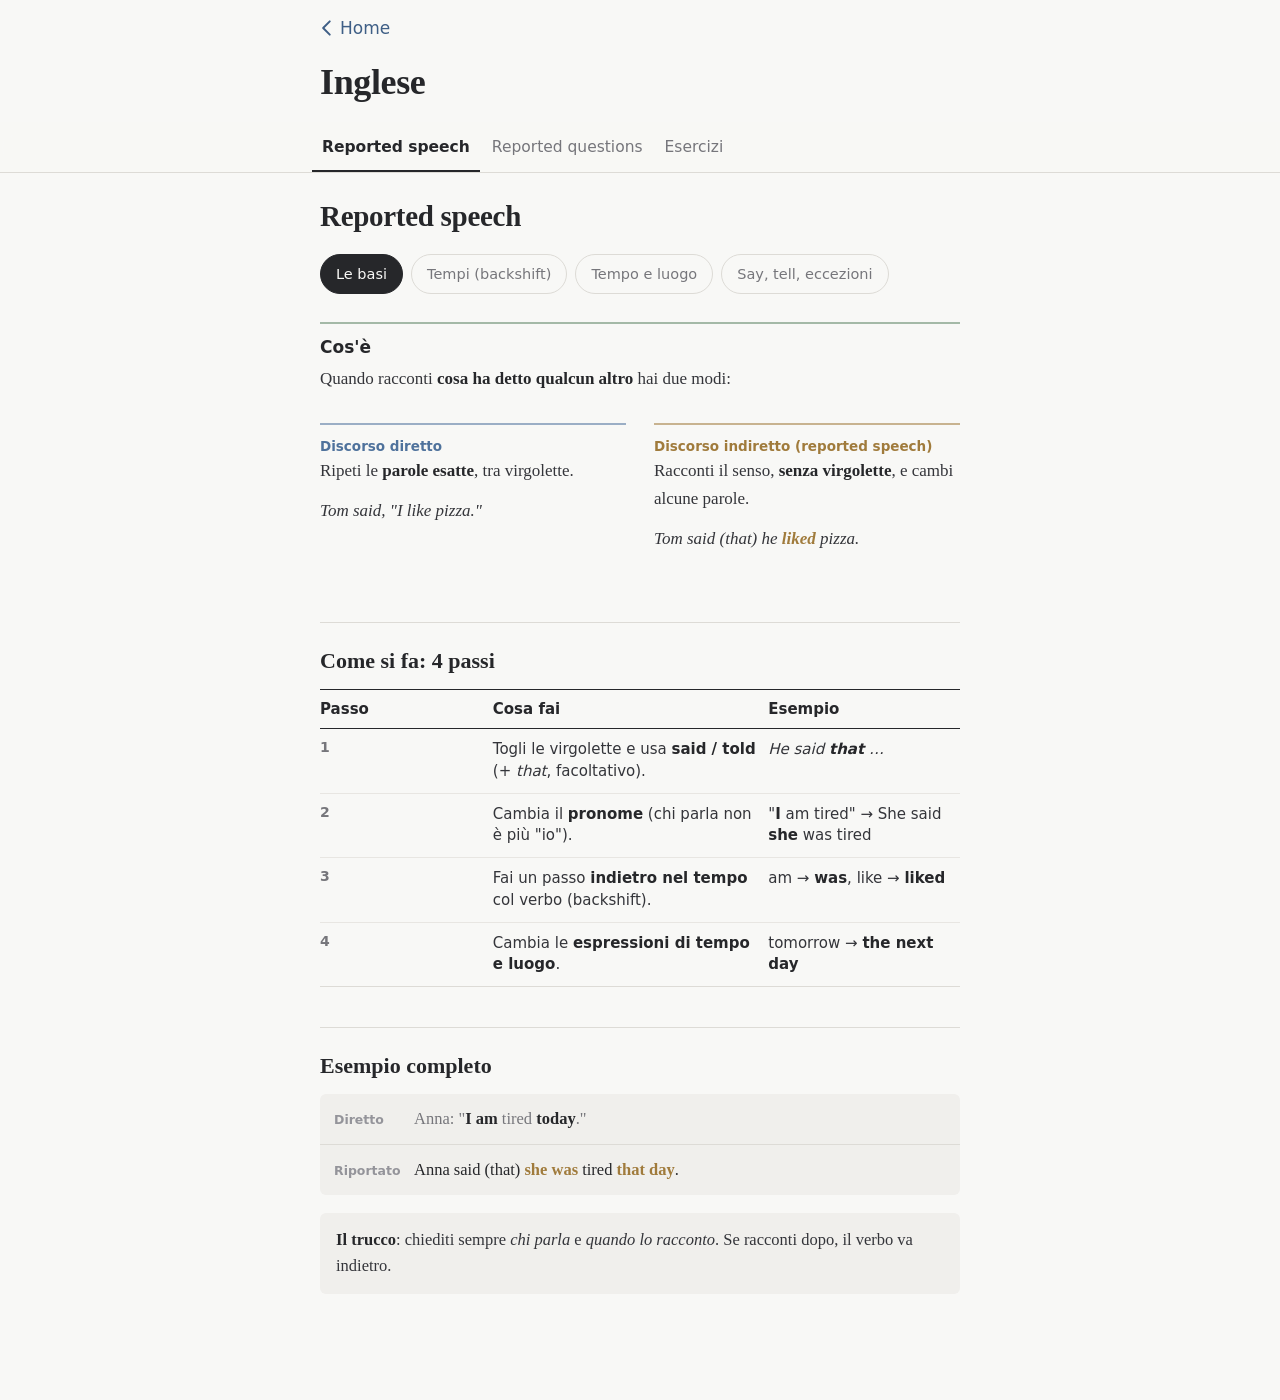
<file: docs/inglese/index.html>
<!DOCTYPE html>
<html lang="it">
<head>
<meta charset="UTF-8">
<meta name="viewport" content="width=device-width, initial-scale=1, viewport-fit=cover">
<meta name="theme-color" content="#f8f8f6" media="(prefers-color-scheme: light)">
<meta name="theme-color" content="#25272b" media="(prefers-color-scheme: dark)">
<meta name="apple-mobile-web-app-capable" content="yes">
<meta name="mobile-web-app-capable" content="yes">
<meta name="apple-mobile-web-app-status-bar-style" content="default">
<meta name="apple-mobile-web-app-title" content="Inglese">
<meta name="format-detection" content="telephone=no">
<title>Inglese | SAGGIN s.r.l.</title>
<link rel="manifest" href="../manifest.webmanifest">
<link rel="icon" href="../assets/icon-192.png">
<link rel="apple-touch-icon" href="../assets/icon-180.png">
<link rel="stylesheet" href="../assets/style.css">
</head>
<body class="t-inglese">

<header class="page-head">
  <div class="wrap">
    <a class="back" href="../"><svg viewBox="0 0 20 20" fill="none" stroke="currentColor" stroke-width="1.8" stroke-linecap="round" stroke-linejoin="round" aria-hidden="true"><path d="M12.5 4l-6 6 6 6"/></svg>Home</a>
    <h1>Inglese</h1>
  </div>
</header>

<nav class="tabs" aria-label="Capitoli">
  <div class="tabs-inner">
    <button aria-selected="true" data-chapter="rs">Reported speech</button>
    <button aria-selected="false" data-chapter="rq">Reported questions</button>
    <button aria-selected="false" data-chapter="es">Esercizi</button>
  </div>
</nav>

<main class="wrap content">

<section id="rs" class="section visible">
  <h2 class="chapter-title">Reported speech</h2>
  <div class="sub-nav"><button class="on" data-sub="rs-base">Le basi</button><button data-sub="rs-tempi">Tempi (backshift)</button><button data-sub="rs-tl">Tempo e luogo</button><button data-sub="rs-say">Say, tell, eccezioni</button></div>
  <div id="rs-base" class="sub-section visible"><div class="block green"><div class="btitle">Cos'è</div><p>Quando racconti <strong>cosa ha detto qualcun altro</strong> hai due modi:</p></div><div class="grid2"><div class="card-small blue"><span class="badge">Discorso diretto</span><p>Ripeti le <strong>parole esatte</strong>, tra virgolette.</p><p><em>Tom said, "I like pizza."</em></p></div><div class="card-small amber"><span class="badge">Discorso indiretto (reported speech)</span><p>Racconti il senso, <strong>senza virgolette</strong>, e cambi alcune parole.</p><p><em>Tom said (that) he <span class="ch">liked</span> pizza.</em></p></div></div><h3 class="sep">Come si fa: 4 passi</h3><div class="tbl-wrap"><table class="tbl cmp"><thead><tr><th>Passo</th><th>Cosa fai</th><th>Esempio</th></tr></thead><tbody><tr><th scope="row">1</th><td>Togli le virgolette e usa <strong>said / told</strong> (+ <em>that</em>, facoltativo).</td><td><em>He said <strong>that</strong> …</em></td></tr><tr><th scope="row">2</th><td>Cambia il <strong>pronome</strong> (chi parla non è più "io").</td><td>"<strong>I</strong> am tired" → She said <strong>she</strong> was tired</td></tr><tr><th scope="row">3</th><td>Fai un passo <strong>indietro nel tempo</strong> col verbo (backshift).</td><td>am → <strong>was</strong>, like → <strong>liked</strong></td></tr><tr><th scope="row">4</th><td>Cambia le <strong>espressioni di tempo e luogo</strong>.</td><td>tomorrow → <strong>the next day</strong></td></tr></tbody></table></div><h3 class="sep">Esempio completo</h3><div class="ex"><div class="ex-d"><span class="tag">Diretto</span>Anna: "<strong>I</strong> <strong>am</strong> tired <strong>today</strong>."</div><div class="ex-r"><span class="tag">Riportato</span>Anna said (that) <span class="ch">she</span> <span class="ch">was</span> tired <span class="ch">that day</span>.</div></div><div class="highlight"><strong>Il trucco</strong>: chiediti sempre <em>chi parla</em> e <em>quando lo racconto</em>. Se racconti dopo, il verbo va indietro.</div></div>
  <div id="rs-tempi" class="sub-section"><p style="margin-bottom:10px">Il verbo <strong>fa un passo indietro</strong> nel passato.</p><div class="tbl-wrap"><table class="tbl cmp"><thead><tr><th>Frase diretta</th><th>Frase riportata</th><th>Esempio</th></tr></thead><tbody><tr><th scope="row">Present simple</th><td>Past simple</td><td>"I <b>like</b> tea" → he said he <b>liked</b> tea</td></tr><tr><th scope="row">Present continuous</th><td>Past continuous</td><td>"I <b>am working</b>" → she said she <b>was working</b></td></tr><tr><th scope="row">Present perfect</th><td>Past perfect</td><td>"I <b>have finished</b>" → he said he <b>had finished</b></td></tr><tr><th scope="row">Past simple</th><td>Past perfect</td><td>"I <b>saw</b> him" → she said she <b>had seen</b> him</td></tr><tr><th scope="row">Past continuous</th><td>Past perfect continuous</td><td>"I <b>was sleeping</b>" → he said he <b>had been sleeping</b></td></tr><tr><th scope="row">will</th><td>would</td><td>"I <b>will</b> call" → she said she <b>would</b> call</td></tr><tr><th scope="row">can</th><td>could</td><td>"I <b>can</b> swim" → he said he <b>could</b> swim</td></tr><tr><th scope="row">may</th><td>might</td><td>"It <b>may</b> rain" → she said it <b>might</b> rain</td></tr><tr><th scope="row">must</th><td>had to</td><td>"I <b>must</b> go" → he said he <b>had to</b> go</td></tr><tr><th scope="row">am/is/are going to</th><td>was/were going to</td><td>"I'm <b>going to</b> study" → she said she <b>was going to</b> study</td></tr></tbody></table></div><div class="highlight"><strong>Non cambiano</strong>: <em>would, could, should, might, ought to</em> e il <em>past perfect</em> (hanno già la forma "passata").</div><h3 class="sep">Pronomi e possessivi</h3><div class="tbl-wrap"><table class="tbl cmp"><thead><tr><th>Diretto</th><th>Riportato</th></tr></thead><tbody><tr><th scope="row">I</th><td>he / she</td></tr><tr><th scope="row">we</th><td>they</td></tr><tr><th scope="row">my</th><td>his / her</td></tr><tr><th scope="row">our</th><td>their</td></tr><tr><th scope="row">you</th><td>I / he / she / they (dipende a chi parli)</td></tr><tr><th scope="row">me</th><td>him / her</td></tr></tbody></table></div></div>
  <div id="rs-tl" class="sub-section"><p style="margin-bottom:10px">Se racconti in un <strong>altro momento o luogo</strong>, cambiano anche queste parole.</p><div class="tbl-wrap"><table class="tbl cmp"><thead><tr><th>Diretto</th><th>Riportato</th></tr></thead><tbody><tr><th scope="row">now</th><td>then / at that moment</td></tr><tr><th scope="row">today</th><td>that day</td></tr><tr><th scope="row">tonight</th><td>that night</td></tr><tr><th scope="row">yesterday</th><td>the day before / the previous day</td></tr><tr><th scope="row">tomorrow</th><td>the next day / the following day</td></tr><tr><th scope="row">last week / year</th><td>the week / year before</td></tr><tr><th scope="row">next week / year</th><td>the following week / year</td></tr><tr><th scope="row">two days ago</th><td>two days before</td></tr><tr><th scope="row">this / these</th><td>that / those</td></tr><tr><th scope="row">here</th><td>there</td></tr></tbody></table></div><h3 class="sep">Esempi</h3><div class="ex"><div class="ex-d"><span class="tag">Diretto</span>"I'll see you <b>tomorrow</b>," he said.</div><div class="ex-r"><span class="tag">Riportato</span>He said he <span class="ch">would</span> see me <span class="ch">the next day</span>.</div></div><div class="ex"><div class="ex-d"><span class="tag">Diretto</span>"I was in London <b>last week</b>," she said.</div><div class="ex-r"><span class="tag">Riportato</span>She said she <span class="ch">had been</span> in London <span class="ch">the week before</span>.</div></div><div class="ex"><div class="ex-d"><span class="tag">Diretto</span>"I like <b>this</b> book," he said.</div><div class="ex-r"><span class="tag">Riportato</span>He said he liked <span class="ch">that</span> book.</div></div><div class="highlight">Se parli <strong>lo stesso giorno</strong> o nello <strong>stesso posto</strong>, non cambiarli: <em>"I'm tired today" → (stesso giorno) She says she's tired today.</em></div></div>
  <div id="rs-say" class="sub-section"><h3 class="sep">Say e tell</h3><div class="grid2"><div class="card-small blue"><span class="badge">SAY</span><p><strong>said</strong> + (that)</p><p><em>She said (that) she was happy.</em></p><p>Con la persona: <strong>said to me</strong></p></div><div class="card-small amber"><span class="badge">TELL</span><p><strong>told + persona</strong> + (that)</p><p><em>She told me (that) she was happy.</em></p><p>Dopo <em>tell</em> c'è <strong>sempre</strong> la persona.</p></div></div><div class="block red"><div class="btitle">Errore tipico</div><p>✗ <em>She said me that…</em> &nbsp; ✓ <em>She <strong>told</strong> me that…</em> / <em>She <strong>said</strong> that…</em></p></div><h3 class="sep">Quando NON fai il backshift</h3><ul><li>Il verbo che introduce è al <strong>presente</strong>: <em>"I'm tired" → He <strong>says</strong> he is tired.</em></li><li>Quello che dice è una <strong>verità sempre valida</strong>: <em>The teacher said that the Earth <strong>goes</strong> round the Sun.</em></li><li>C'è già <em>would, could, should, might, ought to</em> o <em>past perfect</em>.</li><li>La cosa è <strong>ancora vera adesso</strong> (facoltativo): <em>"I live in Rome" → She said she lives / lived in Rome.</em></li></ul><h3 class="sep">Bonus: ordini e richieste</h3><div class="block purple"><div class="btitle">tell / ask + persona + to + verbo</div><div class="ex"><div class="ex-d"><span class="tag">Diretto</span>"Close the door," he said.</div><div class="ex-r"><span class="tag">Riportato</span>He <span class="ch">told me to close</span> the door.</div></div><div class="ex"><div class="ex-d"><span class="tag">Diretto</span>"Please help me," she said.</div><div class="ex-r"><span class="tag">Riportato</span>She <span class="ch">asked me to help</span> her.</div></div><div class="ex"><div class="ex-d"><span class="tag">Diretto</span>"Don't be late," Mum said.</div><div class="ex-r"><span class="tag">Riportato</span>Mum told me <span class="ch">not to be</span> late.</div></div></div></div>
</section>
<section id="rq" class="section">
  <h2 class="chapter-title">Reported questions</h2>
  <div class="sub-nav"><button class="on" data-sub="rq-rule">La regola</button><button data-sub="rq-yn">Sì / no</button><button data-sub="rq-wh">Wh-</button><button data-sub="rq-err">Errori</button></div>
  <div id="rq-rule" class="sub-section visible"><div class="block green"><div class="btitle">La regola d'oro</div><p>Una domanda riportata <strong>non è più una domanda</strong>. Diventa una frase normale (soggetto + verbo).</p></div><div class="grid2"><div class="card-small red"><span class="badge">NIENTE</span><ul><li>punto interrogativo <strong>?</strong></li><li>inversione (<em>are you</em>, <em>do you</em>)</li><li><strong>do / does / did</strong></li></ul></div><div class="card-small green"><span class="badge">SI USA</span><ul><li><strong>asked</strong> (+ persona)</li><li><strong>if / whether</strong> oppure la <strong>wh-word</strong></li><li>ordine: <strong>soggetto + verbo</strong></li><li>backshift e pronomi come prima</li></ul></div></div><h3 class="sep">Prima e dopo</h3><div class="ex"><div class="ex-d"><span class="tag">Diretto</span>"<strong>Where do you</strong> live?"</div><div class="ex-r"><span class="tag">Riportato</span>He asked <span class="ch">where I lived</span>.</div></div><div class="ex"><div class="ex-d"><span class="tag">Diretto</span>"<strong>Are you</strong> tired?"</div><div class="ex-r"><span class="tag">Riportato</span>She asked <span class="ch">if I was</span> tired.</div></div><div class="highlight">Immagina la domanda come una <strong>frase affermativa</strong>: "Where <u>you live</u>" → "where I lived".</div></div>
  <div id="rq-yn" class="sub-section"><div class="block blue"><div class="btitle">Domande sì/no</div><p>Cominciano con un <strong>ausiliare</strong> (do, are, have, can…). Si riporta con <strong>if</strong> o <strong>whether</strong> (stesso significato).</p></div><div class="tbl-wrap"><table class="tbl cmp"><thead><tr><th>Schema</th></tr></thead><tbody><tr><td>asked (me) + <b>if / whether</b> + soggetto + verbo</td></tr></tbody></table></div><div class="ex"><div class="ex-d"><span class="tag">Diretto</span>"Do you like pizza?"</div><div class="ex-r"><span class="tag">Riportato</span>He asked me <span class="ch">if</span> I <span class="ch">liked</span> pizza.</div></div><div class="ex"><div class="ex-d"><span class="tag">Diretto</span>"Are you tired?"</div><div class="ex-r"><span class="tag">Riportato</span>She asked <span class="ch">if</span> I <span class="ch">was</span> tired.</div></div><div class="ex"><div class="ex-d"><span class="tag">Diretto</span>"Have you finished?"</div><div class="ex-r"><span class="tag">Riportato</span>The teacher asked <span class="ch">whether</span> I <span class="ch">had finished</span>.</div></div><div class="ex"><div class="ex-d"><span class="tag">Diretto</span>"Can you swim?"</div><div class="ex-r"><span class="tag">Riportato</span>He asked me <span class="ch">if</span> I <span class="ch">could</span> swim.</div></div><div class="ex"><div class="ex-d"><span class="tag">Diretto</span>"Did you call Tom?"</div><div class="ex-r"><span class="tag">Riportato</span>She asked <span class="ch">if</span> I <span class="ch">had called</span> Tom.</div></div><div class="highlight">Gli ausiliari <strong>do / does / did</strong> spariscono: servivano solo a formare la domanda.</div></div>
  <div id="rq-wh" class="sub-section"><div class="block amber"><div class="btitle">Domande con wh-</div><p>Cominciano con <strong>what, where, when, why, who, how…</strong>. La wh-word <strong>resta</strong>, poi ordine normale.</p></div><div class="tbl-wrap"><table class="tbl cmp"><thead><tr><th>Schema</th></tr></thead><tbody><tr><td>asked (me) + <b>wh-word</b> + soggetto + verbo</td></tr></tbody></table></div><div class="ex"><div class="ex-d"><span class="tag">Diretto</span>"<b>Where</b> do you live?"</div><div class="ex-r"><span class="tag">Riportato</span>He asked me <span class="ch">where I lived</span>.</div></div><div class="ex"><div class="ex-d"><span class="tag">Diretto</span>"<b>What</b> are you doing?"</div><div class="ex-r"><span class="tag">Riportato</span>She asked <span class="ch">what I was doing</span>.</div></div><div class="ex"><div class="ex-d"><span class="tag">Diretto</span>"<b>Why</b> did you leave?"</div><div class="ex-r"><span class="tag">Riportato</span>He asked <span class="ch">why I had left</span>.</div></div><div class="ex"><div class="ex-d"><span class="tag">Diretto</span>"<b>What time</b> does the film start?"</div><div class="ex-r"><span class="tag">Riportato</span>She asked <span class="ch">what time the film started</span>.</div></div><div class="ex"><div class="ex-d"><span class="tag">Diretto</span>"<b>How</b> old are you?"</div><div class="ex-r"><span class="tag">Riportato</span>He asked <span class="ch">how old I was</span>.</div></div><div class="block purple"><div class="btitle">Caso speciale: who / what è il soggetto</div><p>Se la wh-word è <strong>il soggetto</strong> non c'è inversione nemmeno nel diretto: cambia solo il tempo.</p><div class="ex"><div class="ex-d"><span class="tag">Diretto</span>"<b>Who</b> called you?"</div><div class="ex-r"><span class="tag">Riportato</span>He asked <span class="ch">who had called</span> me.</div></div></div></div>
  <div id="rq-err" class="sub-section"><h3 class="sep">Errori da evitare</h3><div class="tbl-wrap"><table class="tbl cmp"><thead><tr><th>Errore</th><th>Sbagliato</th><th>Giusto</th></tr></thead><tbody><tr><th scope="row">Inversione</th><td>✗ He asked where <b>did I</b> live</td><td>✓ He asked where <b>I lived</b></td></tr><tr><th scope="row">Punto interrogativo</th><td>✗ She asked if I was tired<b>?</b></td><td>✓ She asked if I was tired<b>.</b></td></tr><tr><th scope="row">do / did</th><td>✗ He asked why <b>did</b> I leave</td><td>✓ He asked why I <b>had left</b></td></tr><tr><th scope="row">if dimenticato</th><td>✗ She asked me <b>do</b> I like it</td><td>✓ She asked me <b>if</b> I liked it</td></tr><tr><th scope="row">tell invece di ask</th><td>✗ He <b>told</b> me where I lived</td><td>✓ He <b>asked</b> me where I lived</td></tr></tbody></table></div><h3 class="sep">Verbi che puoi usare</h3><div class="grid3"><div class="card-small blue"><span class="badge">asked (me)</span><p>Il più comune.</p></div><div class="card-small teal"><span class="badge">wanted to know</span><p><em>She wanted to know where I lived.</em></p></div><div class="card-small purple"><span class="badge">wondered</span><p><em>He wondered if I was tired.</em></p></div></div></div>
</section>
<section id="es" class="section">
  <h2 class="chapter-title">Esercizi</h2>
  <div class="sub-nav"><button class="on" data-sub="es-st">Frasi</button><button data-sub="es-q">Domande</button></div>
  <div id="es-st" class="sub-section visible"><p style="margin-bottom:10px">Prova a riscrivere la frase, poi tocca per vedere la risposta.</p><details><summary>1. "I am tired," said Anna.</summary><p class="ans">Anna said (that) <b>she was</b> tired.</p><p class="note">am → was, I → she</p></details><details><summary>2. "We play tennis every Sunday," Mark said.</summary><p class="ans">Mark said (that) <b>they played</b> tennis every Sunday.</p><p class="note">play → played, we → they</p></details><details><summary>3. "I have finished my homework," Lucy told me.</summary><p class="ans">Lucy told me (that) <b>she had finished her</b> homework.</p><p class="note">present perfect → past perfect</p></details><details><summary>4. "I will call you tomorrow," he said.</summary><p class="ans">He said (that) <b>he would call me the next day</b>.</p><p class="note">will → would, you → me, tomorrow → the next day</p></details><details><summary>5. "I saw that film last week," Tom said.</summary><p class="ans">Tom said (that) <b>he had seen</b> that film <b>the week before</b>.</p><p class="note">past simple → past perfect, last week → the week before</p></details><details><summary>6. "I can't come to the party," she said.</summary><p class="ans">She said (that) <b>she couldn't</b> come to the party.</p><p class="note">can → could</p></details></div>
  <div id="es-q" class="sub-section"><p style="margin-bottom:10px">Ricorda: niente inversione, niente do/did, niente punto interrogativo.</p><details><summary>1. "Do you like pizza?" he asked me.</summary><p class="ans">He asked me <b>if / whether I liked</b> pizza.</p><p class="note">domanda sì/no → if, do sparisce</p></details><details><summary>2. "Where do you live?" she asked.</summary><p class="ans">She asked <b>where I lived</b>.</p><p class="note">where resta, ordine normale</p></details><details><summary>3. "Have you finished?" the teacher asked.</summary><p class="ans">The teacher asked <b>if I had finished</b>.</p><p class="note">present perfect → past perfect</p></details><details><summary>4. "What are you doing?" Sam asked.</summary><p class="ans">Sam asked <b>what I was doing</b>.</p><p class="note">are → was, you → I</p></details><details><summary>5. "Why did you leave early?" Mum asked.</summary><p class="ans">Mum asked <b>why I had left</b> early.</p><p class="note">did sparisce, past simple → past perfect</p></details><details><summary>6. "Can you help me?" she asked him.</summary><p class="ans">She asked him <b>if he could help her</b>.</p><p class="note">can → could, you → he, me → her</p></details><details><summary>7. "Where is the station?" a tourist asked.</summary><p class="ans">A tourist asked <b>where the station was</b>.</p><p class="note">is → was; soggetto prima del verbo</p></details></div>
</section>

</main>

<script src="../assets/app.js"></script>
</body>
</html>
</file>
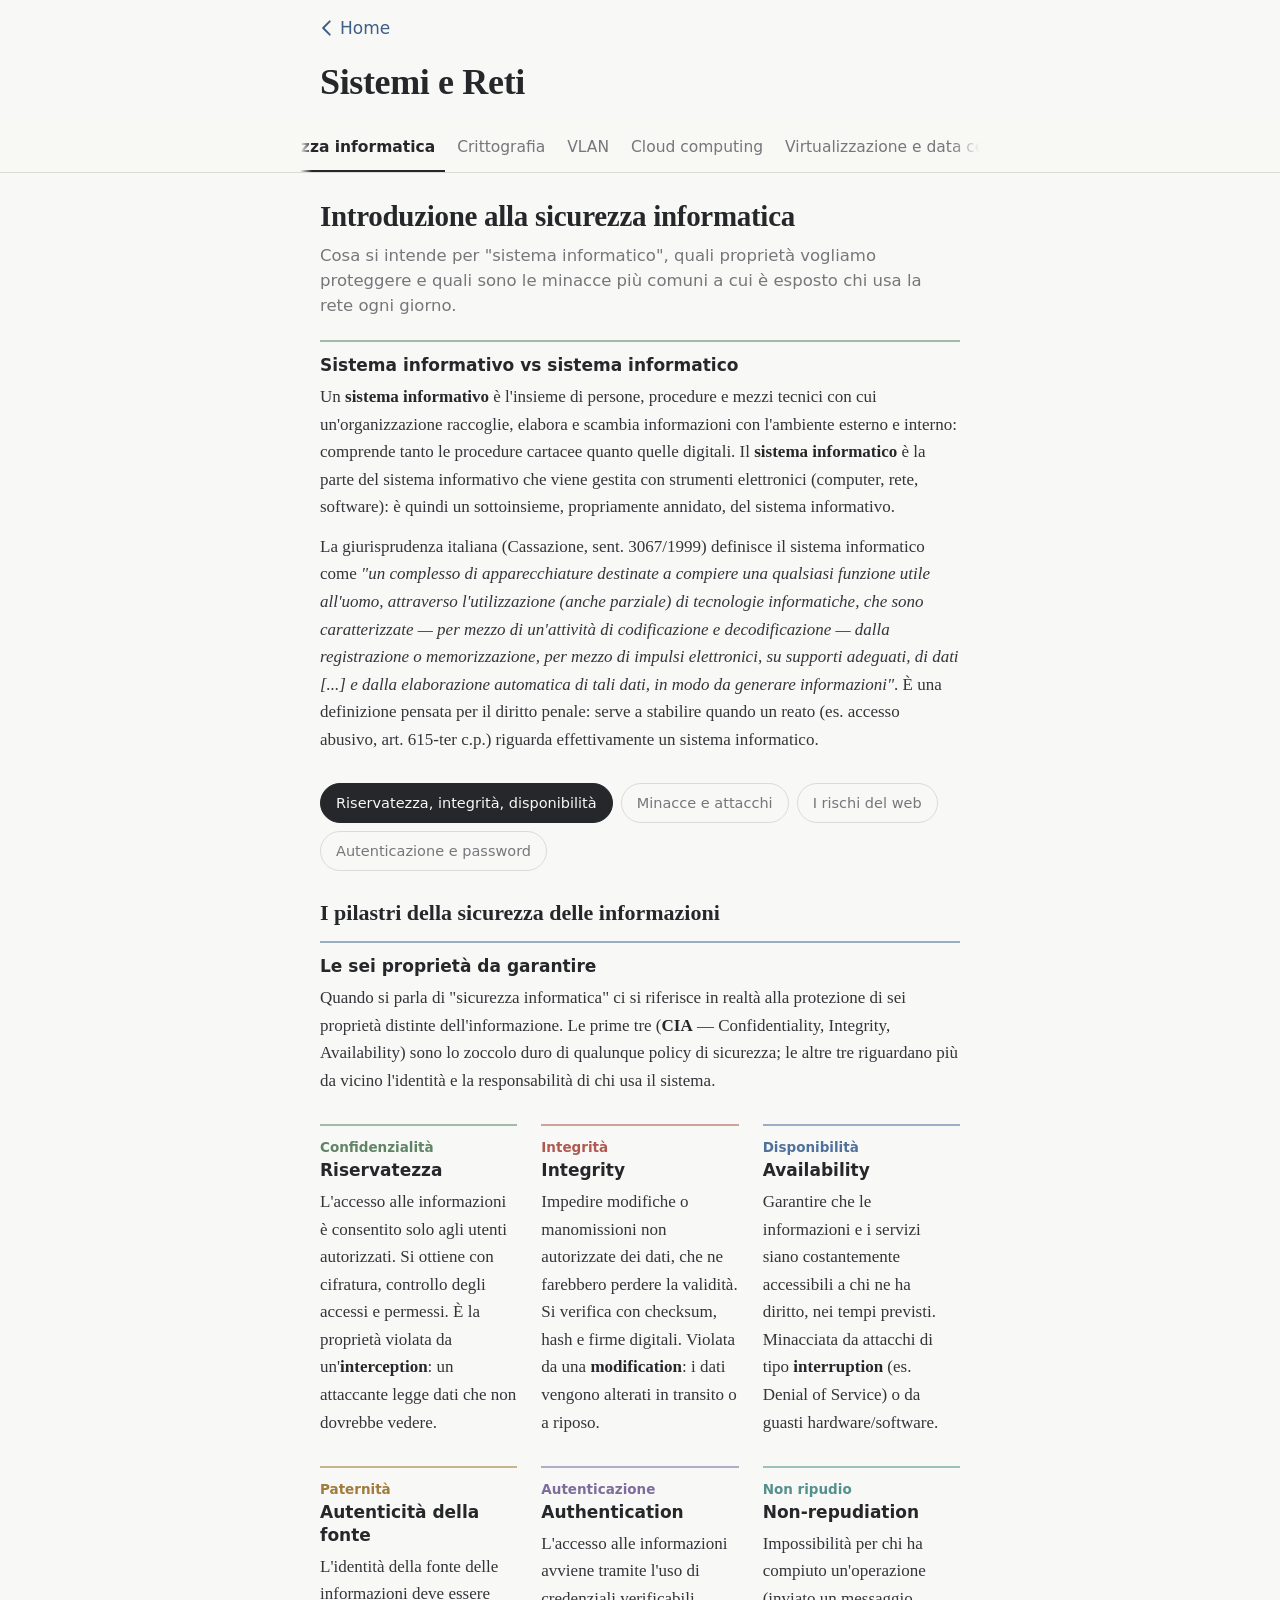
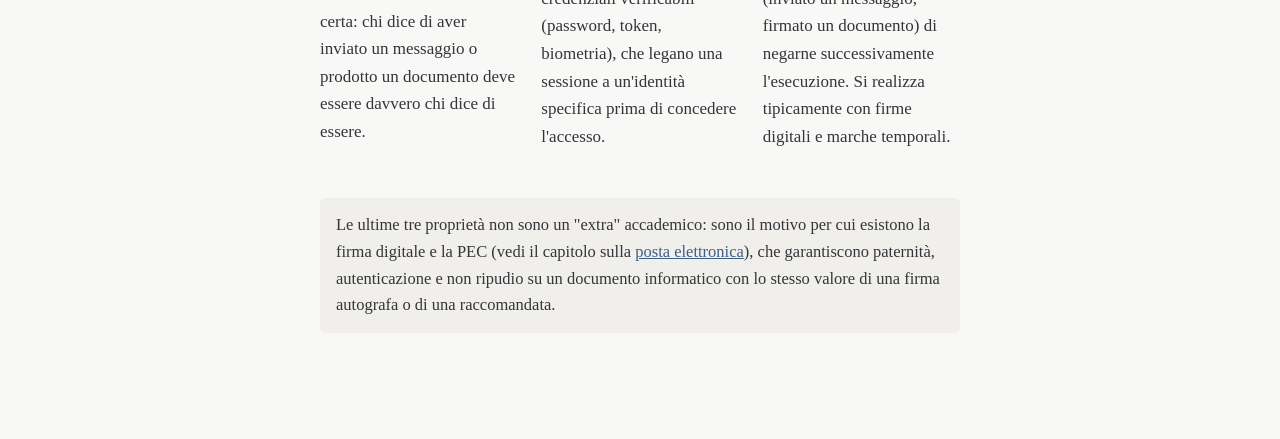
<file: docs/reti/index.html>
<!DOCTYPE html>
<html lang="it">
<head>
<meta charset="UTF-8">
<meta name="viewport" content="width=device-width, initial-scale=1, viewport-fit=cover">
<meta name="theme-color" content="#f8f8f6" media="(prefers-color-scheme: light)">
<meta name="theme-color" content="#25272b" media="(prefers-color-scheme: dark)">
<meta name="apple-mobile-web-app-capable" content="yes">
<meta name="mobile-web-app-capable" content="yes">
<meta name="apple-mobile-web-app-status-bar-style" content="default">
<meta name="apple-mobile-web-app-title" content="Reti">
<meta name="format-detection" content="telephone=no">
<title>Sistemi e Reti | SAGGIN s.r.l.</title>
<link rel="manifest" href="../manifest.webmanifest">
<link rel="icon" href="../assets/icon-192.png">
<link rel="apple-touch-icon" href="../assets/icon-180.png">
<link rel="stylesheet" href="../assets/style.css">
</head>
<body class="t-reti">

<header class="page-head">
  <div class="wrap">
    <a class="back" href="../"><svg viewBox="0 0 20 20" fill="none" stroke="currentColor" stroke-width="1.8" stroke-linecap="round" stroke-linejoin="round" aria-hidden="true"><path d="M12.5 4l-6 6 6 6"/></svg>Home</a>
    <h1>Sistemi e Reti</h1>
  </div>
</header>

<nav class="tabs" aria-label="Capitoli">
  <div class="tabs-inner">
    <button aria-selected="true" data-chapter="sicurezza">Sicurezza informatica</button>
    <button aria-selected="false" data-chapter="crittografia">Crittografia</button>
    <button aria-selected="false" data-chapter="vlan">VLAN</button>
    <button aria-selected="false" data-chapter="cloud">Cloud computing</button>
    <button aria-selected="false" data-chapter="virt">Virtualizzazione e data center</button>
    <button aria-selected="false" data-chapter="acl">Packet filtering e ACL</button>
  </div>
</nav>

<main class="wrap content">

<!-- ===== SICUREZZA INFORMATICA ===== -->
<section id="sicurezza" class="section visible">
  <h2 class="chapter-title">Introduzione alla sicurezza informatica</h2>
  <p class="chapter-lead">Cosa si intende per "sistema informatico", quali proprietà vogliamo proteggere e quali sono le minacce più comuni a cui è esposto chi usa la rete ogni giorno.</p>

  <div class="block green">
    <div class="btitle">Sistema informativo vs sistema informatico</div>
    <p>Un <strong>sistema informativo</strong> è l'insieme di persone, procedure e mezzi tecnici con cui un'organizzazione raccoglie, elabora e scambia informazioni con l'ambiente esterno e interno: comprende tanto le procedure cartacee quanto quelle digitali. Il <strong>sistema informatico</strong> è la parte del sistema informativo che viene gestita con strumenti elettronici (computer, rete, software): è quindi un sottoinsieme, propriamente annidato, del sistema informativo.</p>
    <p>La giurisprudenza italiana (Cassazione, sent. 3067/1999) definisce il sistema informatico come <em>"un complesso di apparecchiature destinate a compiere una qualsiasi funzione utile all'uomo, attraverso l'utilizzazione (anche parziale) di tecnologie informatiche, che sono caratterizzate — per mezzo di un'attività di codificazione e decodificazione — dalla registrazione o memorizzazione, per mezzo di impulsi elettronici, su supporti adeguati, di dati [...] e dalla elaborazione automatica di tali dati, in modo da generare informazioni"</em>. È una definizione pensata per il diritto penale: serve a stabilire quando un reato (es. accesso abusivo, art. 615-ter c.p.) riguarda effettivamente un sistema informatico.</p>
  </div>

  <div class="sub-nav">
    <button class="on" data-sub="sic-cia">Riservatezza, integrità, disponibilità</button>
    <button data-sub="sic-minacce">Minacce e attacchi</button>
    <button data-sub="sic-rischi">I rischi del web</button>
    <button data-sub="sic-auth">Autenticazione e password</button>
  </div>

  <div id="sic-cia" class="sub-section visible">
    <h3 class="sep">I pilastri della sicurezza delle informazioni</h3>
    <div class="block blue">
      <div class="btitle">Le sei proprietà da garantire</div>
      <p>Quando si parla di "sicurezza informatica" ci si riferisce in realtà alla protezione di sei proprietà distinte dell'informazione. Le prime tre (<strong>CIA</strong> — Confidentiality, Integrity, Availability) sono lo zoccolo duro di qualunque policy di sicurezza; le altre tre riguardano più da vicino l'identità e la responsabilità di chi usa il sistema.</p>
    </div>
    <div class="grid3">
      <div class="card-small green">
        <span class="badge">Confidenzialità</span>
        <div class="ct">Riservatezza</div>
        <p>L'accesso alle informazioni è consentito solo agli utenti autorizzati. Si ottiene con cifratura, controllo degli accessi e permessi. È la proprietà violata da un'<strong>interception</strong>: un attaccante legge dati che non dovrebbe vedere.</p>
      </div>
      <div class="card-small red">
        <span class="badge">Integrità</span>
        <div class="ct">Integrity</div>
        <p>Impedire modifiche o manomissioni non autorizzate dei dati, che ne farebbero perdere la validità. Si verifica con checksum, hash e firme digitali. Violata da una <strong>modification</strong>: i dati vengono alterati in transito o a riposo.</p>
      </div>
      <div class="card-small blue">
        <span class="badge">Disponibilità</span>
        <div class="ct">Availability</div>
        <p>Garantire che le informazioni e i servizi siano costantemente accessibili a chi ne ha diritto, nei tempi previsti. Minacciata da attacchi di tipo <strong>interruption</strong> (es. Denial of Service) o da guasti hardware/software.</p>
      </div>
      <div class="card-small amber">
        <span class="badge">Paternità</span>
        <div class="ct">Autenticità della fonte</div>
        <p>L'identità della fonte delle informazioni deve essere certa: chi dice di aver inviato un messaggio o prodotto un documento deve essere davvero chi dice di essere.</p>
      </div>
      <div class="card-small purple">
        <span class="badge">Autenticazione</span>
        <div class="ct">Authentication</div>
        <p>L'accesso alle informazioni avviene tramite l'uso di credenziali verificabili (password, token, biometria), che legano una sessione a un'identità specifica prima di concedere l'accesso.</p>
      </div>
      <div class="card-small teal">
        <span class="badge">Non ripudio</span>
        <div class="ct">Non-repudiation</div>
        <p>Impossibilità per chi ha compiuto un'operazione (inviato un messaggio, firmato un documento) di negarne successivamente l'esecuzione. Si realizza tipicamente con firme digitali e marche temporali.</p>
      </div>
    </div>
    <div class="highlight">Le ultime tre proprietà non sono un "extra" accademico: sono il motivo per cui esistono la firma digitale e la PEC (vedi il capitolo sulla <a href="../anno-precedente/#email">posta elettronica</a>), che garantiscono paternità, autenticazione e non ripudio su un documento informatico con lo stesso valore di una firma autografa o di una raccomandata.</div>
  </div>

  <div id="sic-minacce" class="sub-section">
    <h3 class="sep">Hacker e cracker — una distinzione da non confondere</h3>
    <div class="grid2">
      <div class="card-small blue">
        <span class="badge">Hacker</span>
        <p>Chi sfrutta le proprie conoscenze e competenze per studiare in maniera approfondita le caratteristiche tecniche di sistemi informatici, allo scopo di individuarne limiti, difetti e vulnerabilità. L'obiettivo è la conoscenza, spesso messa a disposizione per migliorare la sicurezza (<em>ethical hacking</em>, bug bounty, red team aziendali).</p>
      </div>
      <div class="card-small red">
        <span class="badge">Cracker</span>
        <p>Chi, con lo stesso tipo di competenze tecniche, ha come obiettivo un crimine informatico: sottrarre o distruggere dati, violare sistemi, sottrarre identità. La definizione è quella data dalla RFC 1392 (Internet Users' Glossary). La differenza non è tecnica ma di <strong>intento</strong>.</p>
      </div>
    </div>

    <h3 class="sep">Classificazione delle minacce — il modello Interruption / Interception / Modification / Fabrication</h3>
    <div class="block amber">
      <div class="btitle">Quattro modi di compromettere una comunicazione</div>
      <p>Dato un flusso normale di informazione da una sorgente a una destinazione, un attacco alla sicurezza può essere classificato in base a <em>cosa</em> viene compromesso rispetto al flusso originale:</p>
    </div>
    <div class="grid2">
      <div class="card-small red">
        <span class="badge">Interruption</span>
        <div class="ct">Compromette la disponibilità</div>
        <p>Il flusso di dati viene interrotto o distrutto prima di raggiungere la destinazione: taglio di un cavo, jamming di un segnale radio, un attacco DoS che rende un servizio irraggiungibile.</p>
      </div>
      <div class="card-small purple">
        <span class="badge">Interception</span>
        <div class="ct">Compromette la riservatezza</div>
        <p>Una parte non autorizzata accede al flusso di dati senza alterarlo: sniffing del traffico su una rete condivisa, intercettazione di un segnale non cifrato. La vittima spesso non si accorge di nulla.</p>
      </div>
      <div class="card-small amber">
        <span class="badge">Modification</span>
        <div class="ct">Compromette l'integrità</div>
        <p>L'attaccante intercetta il flusso <em>e</em> lo altera prima di inoltrarlo alla destinazione: modifica dell'importo in un bonifico intercettato, alterazione di un file in transito.</p>
      </div>
      <div class="card-small teal">
        <span class="badge">Fabrication</span>
        <div class="ct">Compromette l'autenticità</div>
        <p>L'attaccante inserisce nel sistema oggetti contraffatti spacciandoli per legittimi: un messaggio fasullo "da" un mittente fidato, record falsificati inseriti in un database.</p>
      </div>
    </div>

    <h3 class="sep">Man in the Middle (MITM)</h3>
    <div class="block red">
      <div class="btitle">L'attaccante si inserisce nel mezzo della comunicazione</div>
      <p>Nell'attacco <strong>Man in the Middle</strong> l'aggressore si posiziona logicamente tra due parti che credono di comunicare direttamente, intercettando e potenzialmente alterando ogni messaggio scambiato. Ciascuna delle due vittime "pensa" di parlare con l'altra, mentre in realtà sta parlando con l'attaccante, che inoltra (ed eventualmente modifica) il traffico in entrambe le direzioni.</p>
      <ul>
        <li><strong>Intercettazione dei dati</strong>: lettura passiva di credenziali, cookie di sessione, contenuti riservati.</li>
        <li><strong>Modifica delle informazioni</strong>: alterazione di dati in transito senza che le vittime se ne accorgano.</li>
        <li><strong>Creazione di informazioni false</strong>: inserimento di contenuti che nessuna delle due parti ha mai inviato.</li>
        <li><strong>Interruzione del servizio</strong>: l'attaccante può semplicemente bloccare la comunicazione, negando la disponibilità.</li>
      </ul>
      <p style="margin-top:8px">Scenari tipici: una rete Wi-Fi pubblica non cifrata, un DNS spoofing che reindirizza il traffico verso un server malevolo, un ARP spoofing sulla LAN locale. La difesa principale è l'uso di protocolli cifrati e autenticati end-to-end (HTTPS/TLS con verifica del certificato), che impediscono all'attaccante di leggere o alterare il traffico anche se riesce a intercettarlo.</p>
    </div>
  </div>

  <div id="sic-rischi" class="sub-section">
    <h3 class="sep">I rischi specifici del web e dei social</h3>
    <div class="grid3">
      <div class="card-small red"><span class="badge">Cyberbullismo</span><p>Atti di prevaricazione o aggressione ripetuti nel tempo, veicolati attraverso mezzi digitali (chat, social, messaggistica).</p></div>
      <div class="card-small amber"><span class="badge">False identità</span><p>Profili creati con dati non veritieri per ingannare altri utenti o nascondere la propria vera identità.</p></div>
      <div class="card-small purple"><span class="badge">Informazioni fuorvianti</span><p>Contenuti costruiti per indurre in errore chi li legge, dalla disinformazione generica alle fake news mirate.</p></div>
      <div class="card-small blue"><span class="badge">Messaggi fraudolenti</span><p>Comunicazioni (email, SMS) che imitano mittenti legittimi per indurre la vittima a compiere un'azione dannosa (es. phishing).</p></div>
      <div class="card-small teal"><span class="badge">Adescamento</span><p>Costruzione di un rapporto di fiducia online con l'obiettivo di sfruttare la vittima, particolarmente pericoloso verso i minori.</p></div>
      <div class="card-small green"><span class="badge">Furto d'identità</span><p>Appropriazione indebita dei dati personali di un'altra persona per impersonarla, ottenere credito o compiere reati a suo nome.</p></div>
    </div>
    <div class="block blue">
      <div class="btitle">Perché la rete amplifica questi rischi</div>
      <ul>
        <li>La rete garantisce un elevato livello di <strong>anonimato</strong>, che abbassa la percezione delle conseguenze per chi compie atti scorretti.</li>
        <li>È facile fornire identità diverse da quella reale: la verifica dell'identità online è debole per molti servizi.</li>
        <li>Le comunità virtuali possono dare una falsa sensazione di essere "circuiti protetti", abbassando la guardia degli utenti.</li>
        <li>Le informazioni inserite diventano spesso di <strong>pubblico dominio</strong>, anche quando l'utente non ne è pienamente consapevole.</li>
        <li>Scarsa attenzione alle clausole di <strong>privacy e copyright</strong> al momento dell'iscrizione a un servizio.</li>
      </ul>
    </div>
    <div class="highlight">Qualsiasi cosa scritta o pubblicata in rete non potrà mai essere cancellata definitivamente e con assoluta certezza. L'effetto "virale" di alcuni servizi internet tende a propagare rapidamente copie della stessa informazione, spesso su piattaforme molto difficili da controllare o raggiungere con un'adeguata normativa a tutela dei propri diritti: è il motivo per cui, prima di pubblicare qualcosa, conviene sempre chiedersi se saremmo a nostro agio nel vederlo diffuso ovunque, per sempre.</div>
  </div>

  <div id="sic-auth" class="sub-section">
    <h3 class="sep">Autenticazione: a più fattori è meglio</h3>
    <div class="block green">
      <div class="btitle">I tre fattori di autenticazione</div>
      <p>Un sistema di autenticazione può basarsi su tre categorie indipendenti di "prova": una cosa che <strong>sai</strong> (password, PIN), una cosa che <strong>hai</strong> (token, smartphone, smart card) e una cosa che <strong>sei</strong> (impronta digitale, iride, altri dati biometrici). Più fattori diversi vengono combinati, più è difficile per un attaccante impersonare l'utente legittimo, perché deve compromettere contemporaneamente canali di natura diversa.</p>
    </div>
    <div class="grid2">
      <div class="card-small blue">
        <span class="badge">2FA — Two-Factor Authentication</span>
        <p>Combina due fattori di categoria diversa: tipicamente qualcosa che sai (password) e qualcosa che hai (codice via app authenticator, SMS, chiave di sicurezza). È lo standard minimo consigliato per qualsiasi account importante oggi.</p>
      </div>
      <div class="card-small purple">
        <span class="badge">3FA — Three-Factor Authentication</span>
        <p>Aggiunge anche un fattore biometrico (impronta, riconoscimento facciale/iride) ai due precedenti. Usato in contesti ad alta sicurezza: accesso fisico a data center, sistemi bancari critici, dispositivi governativi.</p>
      </div>
    </div>
    <h3 class="sep">Requisiti minimi per una password sicura</h3>
    <div class="block amber">
      <ul>
        <li>Lunga <strong>almeno 8 caratteri</strong> (oggi si consigliano 12+ per resistere ad attacchi di forza bruta più veloci).</li>
        <li>Formata da lettere maiuscole e minuscole, numeri e simboli.</li>
        <li>Non ha alcun senso compiuto: evitare parole di senso compiuto, facilmente attaccabili con un <em>dictionary attack</em>.</li>
        <li>Non contiene alcun riferimento al nome utente (account).</li>
        <li>Non contiene riferimenti a dati personali dell'utente (data di nascita, nome di famigliari, squadra del cuore...).</li>
        <li>Va cambiata periodicamente, soprattutto dopo un sospetto di compromissione.</li>
        <li>Non va mai riportata su supporti cartacei facilmente accessibili (il classico post-it sul monitor).</li>
      </ul>
      <p style="margin-top:8px">Nella pratica moderna, la raccomandazione più efficace resta: usare un <strong>password manager</strong> per generare e memorizzare password lunghe, casuali e diverse per ogni servizio, abilitando sempre la 2FA dove disponibile. In questo modo il "non ha senso compiuto" e la rotazione periodica sono gestiti automaticamente, senza che l'utente debba ricordare decine di password.</p>
    </div>
  </div>
</section>


<!-- ===== CRITTOGRAFIA ===== -->
<section id="crittografia" class="section">
  <h2 class="chapter-title">Crittografia</h2>
  <p class="chapter-lead">Dalla scitala spartana agli algoritmi che cifrano ogni connessione HTTPS: come si trasforma un messaggio leggibile in uno che solo il destinatario può capire, e perché la sicurezza di un cifrario deve stare nella chiave e non nel segreto dell'algoritmo.</p>

  <div class="block green">
    <div class="btitle">Cifratura e decifratura — lo schema di base</div>
    <p>La <strong>crittografia</strong> è la disciplina che studia le tecniche per rendere un messaggio incomprensibile a chiunque non sia autorizzato a leggerlo. Il messaggio originale, leggibile, si chiama <strong>messaggio in chiaro</strong> (plaintext); il risultato della trasformazione si chiama <strong>messaggio cifrato</strong> (ciphertext). La trasformazione è governata da due algoritmi — di <strong>cifratura</strong> e di <strong>decifratura</strong> — e da una o più <strong>chiavi</strong>, parametri segreti che determinano il risultato specifico della trasformazione a parità di algoritmo.</p>
    <p>Il processo inverso di "rompere" un cifrario senza conoscere la chiave si chiama <strong>crittanalisi</strong>. Crittografia e crittanalisi insieme formano la <strong>crittologia</strong>.</p>
  </div>

  <div class="sub-nav">
    <button class="on" data-sub="cripto-storia">Cenni storici</button>
    <button data-sub="cripto-simmetrica">Crittografia simmetrica</button>
    <button data-sub="cripto-asimmetrica">Crittografia asimmetrica</button>
    <button data-sub="cripto-integrita">Hash, firma digitale e smart card</button>
  </div>

  <div id="cripto-storia" class="sub-section visible">
    <h3 class="sep">Dalla crittografia classica al principio di Kerckhoffs</h3>
    <div class="grid2">
      <div class="card-small amber">
        <span class="badge">Scitala spartana</span>
        <p>Uno dei più antichi strumenti crittografici noti (Sparta, V secolo a.C.): un nastro di cuoio veniva avvolto a spirale attorno a un bastone di diametro prefissato e vi si scriveva il messaggio lungo l'asse. Srotolato, il nastro mostrava solo lettere apparentemente casuali: per leggerlo serviva un bastone dello stesso diametro. La "chiave" era il diametro del bastone.</p>
      </div>
      <div class="card-small blue">
        <span class="badge">Cifrario di Cesare</span>
        <p>Cifrario a sostituzione monoalfabetica: ogni lettera del messaggio viene sostituita con quella che si trova <em>n</em> posizioni più avanti nell'alfabeto (Giulio Cesare usava n = 3). È un caso particolare di cifrario a scorrimento, facilmente rappresentabile con due dischi concentrici — i <strong>dischi cifranti</strong> — che ruotando l'uno rispetto all'altro realizzano lo scorrimento.</p>
      </div>
      <div class="card-small purple">
        <span class="badge">Cifrario di Vigenère (1586)</span>
        <p>Pubblicato nel <em>Traicté des Chiffres</em> di Blaise de Vigenère, è un cifrario <strong>polialfabetico</strong>: usa una parola chiave per scegliere, lettera per lettera, uno scorrimento diverso. Per oltre due secoli fu considerato "indecifrabile" (le <em>chiffre indéchiffrable</em>), finché Babbage e Kasiski nell'Ottocento non svilupparono tecniche di crittanalisi basate sulla ricerca di ripetizioni nel testo cifrato per risalire alla lunghezza della chiave.</p>
      </div>
      <div class="card-small teal">
        <span class="badge">Enigma</span>
        <p>Macchina elettromeccanica a rotori usata dalla Germania nella Seconda guerra mondiale. Ogni rotore realizza una sostituzione, ma i rotori avanzano a ogni pressione di tasto: il cifrario cambia continuamente, rendendo enorme lo spazio delle chiavi possibili (posizione e cablaggio dei rotori, impostazioni del pannello a spine). Fu violata dai crittoanalisti polacchi e poi dal team di Bletchley Park guidato da Alan Turing, un evento che ha significativamente accorciato la guerra in Europa.</p>
      </div>
    </div>

    <h3 class="sep">Crittanalisi per frequenza — lo scarabeo d'oro</h3>
    <div class="block amber">
      <div class="btitle">Perché un cifrario a sostituzione semplice è debole</div>
      <p>In un cifrario monoalfabetico ogni lettera del messaggio in chiaro corrisponde sempre allo stesso simbolo cifrato. Questo significa che le proprietà statistiche della lingua sopravvivono alla cifratura: nell'italiano la lettera <strong>e</strong> compare circa l'11,8% delle volte, la <strong>a</strong> l'11,7%, mentre lettere come <strong>q</strong> e <strong>z</strong> sono rarissime (sotto l'1%). Contando le frequenze dei simboli nel testo cifrato e confrontandole con le frequenze note della lingua, un crittoanalista può risalire alla sostituzione usata, anche senza conoscere la chiave.</p>
      <p>È esattamente la tecnica di <strong>crittanalisi per frequenza</strong> che il protagonista del racconto <em>Lo scarabeo d'oro</em> di Edgar Allan Poe (1843) usa per decifrare una mappa del tesoro scritta con un cifrario a sostituzione: il simbolo più frequente nel crittogramma viene assunto come la lettera più frequente della lingua, e da lì si procede per tentativi incrociati con le parole che via via si riescono a intuire.</p>
    </div>
    <div class="tbl-wrap">
      <table class="tbl">
        <thead><tr><th>Lettera</th><th>%</th><th>Lettera</th><th>%</th><th>Lettera</th><th>%</th></tr></thead>
        <tbody>
          <tr><td>e</td><td>11,79</td><td>r</td><td>6,38</td><td>d</td><td>3,73</td></tr>
          <tr><td>a</td><td>11,74</td><td>n</td><td>6,88</td><td>p</td><td>3,05</td></tr>
          <tr><td>i</td><td>11,28</td><td>t</td><td>5,63</td><td>u</td><td>3,02</td></tr>
          <tr><td>o</td><td>9,83</td><td>s</td><td>4,98</td><td>g</td><td>1,65</td></tr>
          <tr><td>l</td><td>6,51</td><td>c</td><td>4,50</td><td>h</td><td>1,54</td></tr>
        </tbody>
      </table>
    </div>
    <div class="highlight">La lezione che se ne ricava è generale e tuttora valida: <strong>un cifrario non è sicuro solo perché il suo funzionamento è segreto</strong>. È il principio enunciato dal crittografo olandese <strong>Auguste Kerckhoffs</strong> nel 1883 (<em>La cryptographie militaire</em>): la sicurezza di un sistema crittografico deve dipendere esclusivamente dalla segretezza della <strong>chiave</strong>, mai dalla segretezza dell'algoritmo. Un algoritmo pubblico, studiato e attaccato da migliaia di ricercatori senza che nessuno riesca a romperlo (come AES oggi), è molto più affidabile di un algoritmo "segreto" mai messo alla prova.</div>
  </div>

  <div id="cripto-simmetrica" class="sub-section">
    <h3 class="sep">Crittografia a chiave simmetrica</h3>
    <div class="block blue">
      <div class="btitle">Una sola chiave, condivisa, per cifrare e decifrare</div>
      <p>Nella <strong>crittografia simmetrica</strong> la stessa chiave segreta viene usata sia per cifrare sia per decifrare il messaggio: mittente e destinatario devono essersi accordati in anticipo su una chiave condivisa, che deve restare segreta a chiunque altro. Il messaggio in chiaro passa attraverso l'algoritmo di cifratura insieme alla chiave e produce il messaggio cifrato; il destinatario applica l'algoritmo di decifratura con la <em>stessa</em> chiave e ottiene di nuovo il messaggio in chiaro.</p>
      <p>Vantaggio principale: è <strong>computazionalmente molto veloce</strong>, adatta a cifrare grandi quantità di dati. Svantaggio: il problema dello <strong>scambio della chiave</strong>. Se Alice e Bob non si sono mai incontrati di persona, come si accordano su una chiave segreta senza che un attaccante in ascolto sul canale la intercetti? È il problema che la crittografia asimmetrica risolve elegantemente.</p>
    </div>

    <h3 class="sep">Dentro un cifrario a blocchi: la rete di Feistel</h3>
    <div class="block purple">
      <div class="btitle">Come DES e molti altri cifrari simmetrici sono costruiti</div>
      <p>Molti cifrari simmetrici storici (DES su tutti) e alcuni moderni sono costruiti come <strong>reti di Feistel</strong>: il blocco di testo in chiaro viene diviso in due metà, <strong>L</strong> (left) e <strong>R</strong> (right). A ogni "giro" (round), la metà destra passa attraverso una funzione <strong>F</strong> parametrizzata dalla sottochiave del round, il risultato viene combinato in XOR con la metà sinistra, e le due metà si scambiano di posto per il round successivo. DES applica questo schema per <strong>16 round</strong> su blocchi di <strong>64 bit</strong>, con una chiave effettiva di 56 bit — oggi considerata troppo corta e sostituita da <strong>AES</strong> (chiavi a 128/192/256 bit, struttura diversa da Feistel ma stesso principio di confusione e diffusione ripetute su più round).</p>
      <p>Il punto cruciale, dal punto di vista della sicurezza teorica, è quello formalizzato da <strong>Claude Shannon</strong> nel 1948-49: la quantità di incertezza (entropia) di una sorgente di informazione si misura con <code>H = −Σ p(x)·log p(x)</code>, e un cifrario robusto deve avvicinare il testo cifrato al rumore puro, cioè massimizzare l'entropia apparente del messaggio per chi non conosce la chiave, attraverso i principi di <strong>confusione</strong> (nascondere la relazione fra chiave e cifrato) e <strong>diffusione</strong> (far dipendere ogni bit del cifrato da molti bit del testo in chiaro).</p>
    </div>
  </div>

  <div id="cripto-asimmetrica" class="sub-section">
    <h3 class="sep">Crittografia a chiave pubblica (asimmetrica)</h3>
    <div class="block green">
      <div class="btitle">Due chiavi diverse, matematicamente legate</div>
      <p>Nella <strong>crittografia asimmetrica</strong> ogni utente possiede una <strong>coppia di chiavi</strong> matematicamente correlate: una <strong>chiave pubblica</strong>, che può essere distribuita liberamente a chiunque, e una <strong>chiave privata</strong>, che deve restare segreta e non lasciare mai il dispositivo del proprietario. Ciò che viene cifrato con una delle due chiavi può essere decifrato solo con l'altra della stessa coppia. Questo risolve il problema dello scambio della chiave: non serve nessun segreto condiviso in anticipo.</p>
    </div>
    <div class="grid2">
      <div class="card-small green">
        <span class="badge">Riservatezza — cifro con la chiave pubblica del destinatario</span>
        <p>Se Marco vuole inviare un documento riservato a Roberto, lo cifra con la <strong>chiave pubblica di Roberto</strong>. Solo Roberto, che possiede la corrispondente <strong>chiave privata</strong>, può decifrarlo. Chiunque altro intercetti il messaggio cifrato — pur conoscendo la chiave pubblica di Roberto, che è pubblica per definizione — non può invertire la trasformazione senza la chiave privata.</p>
      </div>
      <div class="card-small purple">
        <span class="badge">Autenticità — cifro con la mia chiave privata</span>
        <p>Se invece Marco cifra un documento con la <strong>propria chiave privata</strong>, chiunque possieda la sua chiave pubblica può decifrarlo: questo non garantisce la riservatezza (la chiave pubblica di Marco è nota a tutti), ma garantisce che <em>solo Marco</em> può aver prodotto quel testo cifrato, perché solo lui conosce la chiave privata corrispondente. È il principio alla base della firma digitale.</p>
      </div>
    </div>
    <div class="block amber">
      <div class="btitle">Il costo da pagare: la velocità</div>
      <p>Gli algoritmi asimmetrici (il più noto è <strong>RSA</strong>, basato sulla difficoltà computazionale di fattorizzare il prodotto di due grandi numeri primi) sono molto più lenti di quelli simmetrici a parità di sicurezza, perché si basano su operazioni aritmetiche su numeri molto grandi (centinaia o migliaia di bit) invece che su semplici permutazioni e XOR di bit. Per questo nella pratica si usa quasi sempre uno schema <strong>ibrido</strong>: la crittografia asimmetrica serve solo a scambiarsi in modo sicuro una chiave simmetrica temporanea (<em>chiave di sessione</em>), dopodiché tutto il traffico viene cifrato con quella chiave simmetrica, molto più veloce. È esattamente quello che fa TLS/HTTPS a ogni connessione sicura verso un sito web.</p>
    </div>
  </div>

  <div id="cripto-integrita" class="sub-section">
    <h3 class="sep">Hash, firma digitale e documenti elettronici</h3>
    <div class="block blue">
      <div class="btitle">La funzione di hash — un'impronta digitale dei dati</div>
      <p>Una <strong>funzione di hash crittografica</strong> trasforma un messaggio di lunghezza qualsiasi in una stringa di lunghezza fissa, detta <strong>digest</strong> o impronta (es. SHA-256 produce sempre 256 bit, indipendentemente dalla dimensione dell'input). Proprietà richieste: deve essere <em>deterministica</em> (stesso input → stesso digest), praticamente <em>irreversibile</em> (dal digest non si può risalire al messaggio originale) e <em>resistente alle collisioni</em> (è computazionalmente impraticabile trovare due messaggi diversi con lo stesso digest). Anche una modifica minima del messaggio produce un digest completamente diverso: per questo l'hash è lo strumento base per verificare l'<strong>integrità</strong> di un file o di un messaggio.</p>
    </div>
    <h3 class="sep">Firma digitale — integrare hash e crittografia asimmetrica</h3>
    <div class="grid2">
      <div class="card-small purple">
        <span class="badge">1 · Creazione della firma</span>
        <ol>
          <li>Il mittente calcola l'hash (digest) del documento.</li>
          <li>Cifra il digest con la propria <strong>chiave privata</strong>: questo è il valore della firma digitale, allegato al documento.</li>
          <li>Invia documento + firma al destinatario.</li>
        </ol>
      </div>
      <div class="card-small teal">
        <span class="badge">2 · Verifica della firma</span>
        <ol>
          <li>Il destinatario ricalcola l'hash del documento ricevuto.</li>
          <li>Decifra la firma allegata con la <strong>chiave pubblica</strong> del mittente, ottenendo il digest originale.</li>
          <li>Confronta i due digest: se coincidono, il documento è autentico e integro (non è stato alterato) e proviene certamente dal possessore di quella chiave privata.</li>
        </ol>
      </div>
    </div>
    <div class="highlight">La firma digitale realizza contemporaneamente tre delle proprietà viste a inizio capitolo: <strong>integrità</strong> (qualunque modifica al documento cambia l'hash e la verifica fallisce), <strong>paternità/autenticazione</strong> (solo chi possiede la chiave privata può aver prodotto quella firma) e <strong>non ripudio</strong> (il firmatario non può negare di aver firmato, perché la sua chiave privata è — o dovrebbe essere — sotto il suo esclusivo controllo).</div>

    <h3 class="sep">Smart card e dispositivi di firma</h3>
    <div class="block green">
      <div class="btitle">Dove vive la chiave privata</div>
      <p>Perché la firma digitale abbia valore legale, la chiave privata non deve mai poter essere estratta o copiata: viene quindi generata e conservata dentro un dispositivo hardware dedicato — una <strong>smart card</strong> o una chiavetta USB con <strong>microprocessore sicuro</strong> — che espone un <em>contact plate</em> collegato a CPU, co-processore crittografico e memoria (ROM/EPROM) interni alla carta. Le operazioni di cifratura con la chiave privata avvengono <em>dentro</em> il chip: il dato da firmare entra, il dato firmato esce, ma la chiave privata non lascia mai fisicamente il dispositivo. È lo stesso principio alla base della <strong>Carta Nazionale dei Servizi</strong> e della <strong>Tessera Sanitaria</strong> italiane, che includono un chip crittografico utilizzabile per l'autenticazione forte ai servizi della pubblica amministrazione.</p>
    </div>
  </div>
</section>


<!-- ===== VLAN ===== -->
<section id="vlan" class="section">
  <h2 class="chapter-title">VLAN — Virtual LAN</h2>
  <p class="chapter-lead">Come dividere logicamente uno switch fisico in più reti separate, senza bisogno di hardware aggiuntivo, e come far condividere quella divisione a più switch collegati fra loro.</p>

  <div class="block green">
    <div class="btitle">Cos'è una VLAN</div>
    <p>Una <strong>VLAN (Virtual Local Area Network)</strong> permette di suddividere uno o più switch fisici in più switch "virtuali" separati: le porte di uno stesso switch possono appartenere a VLAN diverse, e solo i dispositivi che appartengono alla <em>stessa</em> VLAN possono vedersi a livello di collegamento (Data Link) e scambiarsi traffico di broadcast. Il traffico tra VLAN diverse (<strong>inter-VLAN</strong>) deve obbligatoriamente passare attraverso un <strong>router</strong> (o uno switch di livello 3), esattamente come se le VLAN fossero reti fisicamente separate.</p>
    <ul>
      <li>Le VLAN forniscono <strong>segmentazione basata sui domini di broadcast</strong>: ogni VLAN è un dominio di broadcast a sé stante.</li>
      <li>La segmentazione è <strong>logica</strong>, basata su funzioni, team di progetto o reparti aziendali, indipendentemente dalla posizione fisica dei dispositivi o da come sono cablati.</li>
      <li>Tutte le postazioni e i server usati da uno stesso gruppo di lavoro condividono la stessa VLAN, a prescindere dal collegamento fisico o dalla posizione.</li>
    </ul>
  </div>

  <div class="sub-nav">
    <button class="on" data-sub="vlan-concetti">Perché le VLAN</button>
    <button data-sub="vlan-tagging">Tagging 802.1Q</button>
    <button data-sub="vlan-lab">Configurazione pratica</button>
  </div>

  <div id="vlan-concetti" class="sub-section visible">
    <h3 class="sep">LAN tradizionale vs segmentazione con VLAN</h3>
    <div class="grid2">
      <div class="card-small red">
        <span class="badge">Senza VLAN</span>
        <p>Ogni gruppo di lavoro (es. reparto Ingegneria, Marketing, Vendite) deve stare su una <strong>rete IP diversa e su uno switch fisicamente dedicato</strong> per essere isolato dagli altri. Serve un link (e spesso uno switch) per ogni gruppo: poco flessibile e costoso da scalare, perché aggiungere o spostare un reparto significa ricablare fisicamente la rete.</p>
      </div>
      <div class="card-small green">
        <span class="badge">Con VLAN</span>
        <p>Lo switch viene configurato assegnando ciascuna porta alla VLAN appropriata: i gruppi restano su reti IP diverse, ma possono condividere <strong>lo stesso switch fisico</strong>. Spostare un host da un gruppo all'altro diventa una semplice riconfigurazione software della porta, senza toccare il cablaggio.</p>
      </div>
    </div>
    <div class="block blue">
      <div class="btitle">Port-based VLAN — l'assegnazione più semplice</div>
      <p>Nella forma più semplice, ogni <strong>porta fisica</strong> dello switch viene assegnata staticamente a un numero identificativo di VLAN, il <strong>VID (VLAN ID)</strong>. Ad esempio le porte 1, 2 e 3 possono appartenere al VID 10, mentre le porte 5, 6 e 7 al VID 20: i dispositivi collegati alle porte del VID 10 si vedono fra loro come se fossero su uno switch indipendente, e lo stesso vale per il VID 20. Lo switch impedisce che il traffico broadcast o unicast di una VLAN raggiunga le porte di un'altra VLAN, anche se sono fisicamente sulla stessa scheda.</p>
    </div>
  </div>

  <div id="vlan-tagging" class="sub-section">
    <h3 class="sep">Collegare più switch: la necessità del tagging</h3>
    <div class="block amber">
      <div class="btitle">Il problema: una VLAN che attraversa più switch</div>
      <p>Finché una VLAN vive su un solo switch, basta assegnare le porte giuste. Ma se gli host di una stessa VLAN sono collegati a <strong>switch diversi</strong>, serve un modo per far sapere allo switch ricevente a quale VLAN appartiene ciascun frame che arriva dal collegamento fra switch. La soluzione standard è lo <strong>IEEE 802.1Q</strong>, che introduce il concetto di <strong>tagged VLAN</strong> (o VLAN trunking): il formato del frame Ethernet viene modificato aggiungendo <strong>4 byte</strong> — il <strong>TAG</strong> — che trasportano l'identificativo della VLAN di appartenenza e altre informazioni accessorie.</p>
    </div>

    <h3 class="sep">Il tag 802.1Q — struttura del campo aggiunto al frame</h3>
    <div class="hdr">
      <div class="hdr-ruler"><span>0–15</span><span>16–18</span><span>19</span><span>20–31</span></div>
      <div class="hdr-rows">
        <div class="hdr-row"><span class="hdr-off">0</span><div class="hdr-fields">
          <div class="hdr-f green" style="--w:16">TPID — Tag Protocol Identifier<small>16 bit, sempre 0x8100</small></div>
          <div class="hdr-f amber" style="--w:3;min-width:46px">Priority<small>3 bit</small></div>
          <div class="hdr-f cyan" style="--w:1;min-width:34px">CFI<small>1 bit</small></div>
          <div class="hdr-f purple" style="--w:12">VLAN ID<small>12 bit</small></div>
        </div></div>
      </div>
      <div class="hdr-note">I 4 byte del tag 802.1Q vengono inseriti nel frame Ethernet subito dopo l'indirizzo MAC sorgente, prima del campo Length/Ethertype originale.</div>
    </div>
    <div class="grid2" style="margin-top:14px">
      <div class="card-small green">
        <span class="badge">TPID — Tag Protocol Identifier</span>
        <p>2 byte fissi al valore <code>0x8100</code>, che segnalano a switch e NIC che questo è un frame taggato 802.1Q e non un frame Ethernet "classico". È il campo che permette la retrocompatibilità: un dispositivo che non capisce il tagging riconosce comunque che il frame ha un formato diverso dal solito.</p>
      </div>
      <div class="card-small amber">
        <span class="badge">Priority (PCP) — 3 bit</span>
        <p>Codifica la priorità del frame ai fini del <strong>Quality of Service</strong> (802.1p), permettendo a switch e router di dare precedenza a traffico sensibile alla latenza (es. voce) rispetto a traffico "best effort".</p>
      </div>
      <div class="card-small cyan">
        <span class="badge">CFI — Canonical Format Indicator</span>
        <p>1 bit storicamente usato per segnalare la compatibilità con reti Token Ring; nelle reti Ethernet moderne è sempre a 0.</p>
      </div>
      <div class="card-small purple">
        <span class="badge">VLAN ID — 12 bit</span>
        <p>Identifica la VLAN di appartenenza del frame. Con 12 bit sono disponibili fino a <strong>4094 VLAN utilizzabili</strong> (0 e 4095 sono riservati), un limite più che sufficiente per la maggior parte delle reti aziendali e scolastiche.</p>
      </div>
    </div>

    <h3 class="sep">Access port vs trunk port</h3>
    <div class="grid2">
      <div class="card-small blue">
        <span class="badge">Access port</span>
        <p>Porta assegnata a <strong>una sola VLAN</strong>, usata per collegare un host finale (PC, stampante, server). I frame in uscita verso l'host sono privi di tag (il PC collegato non ha bisogno di sapere nulla sul tagging 802.1Q): lo switch aggiunge e rimuove il tag internamente, in modo trasparente.</p>
      </div>
      <div class="card-small teal">
        <span class="badge">Trunk port</span>
        <p>Porta usata per collegare <strong>due switch fra loro</strong> (o uno switch a un router): trasporta il traffico di <em>più VLAN contemporaneamente</em> sullo stesso cavo fisico, mantenendo il tag 802.1Q su ogni frame così il dispositivo ricevente sa a quale VLAN appartiene ciascuno. È la tecnologia che rende possibile, ad esempio, avere la VLAN 10 "didattica" e la VLAN 30 "segreteria" distribuite su più switch collegati in cascata con un solo link fisico tra loro, invece di un cavo dedicato per ogni VLAN.</p>
      </div>
    </div>
  </div>

  <div id="vlan-lab" class="sub-section">
    <h3 class="sep">Un caso pratico — due VLAN, due switch, un router</h3>
    <div class="block green">
      <div class="btitle">Lo scenario: scuola con rete didattica e segreteria separate</div>
      <p>Un caso tipico, replicabile in Cisco Packet Tracer: una rete con due VLAN — <strong>VLAN 10 "DIDATTICA"</strong> e <strong>VLAN 20 "SEGRETERIA"</strong> — distribuite su due switch collegati tra loro con una porta in modalità trunk, e un router che fa da gateway per entrambe le sottoreti tramite un unico collegamento fisico (<strong>router-on-a-stick</strong>).</p>
    </div>
    <div class="grid2">
      <div class="card-small amber">
        <span class="badge">1 · Creazione delle VLAN sullo switch</span>
        <p>Nel database VLAN dello switch si definiscono i nuovi VID con un nome descrittivo: <code>VLAN 10 → DIDATTICA</code>, <code>VLAN 20 → SEGRETERIA</code>, oltre alla VLAN 1 di default già presente su ogni switch gestito.</p>
      </div>
      <div class="card-small purple">
        <span class="badge">2 · Assegnazione delle porte in modalità access</span>
        <p>Ogni porta collegata a un PC viene impostata come <strong>Access</strong> e associata al VID corretto: le porte verso i PC della didattica vanno in VLAN 10, quelle verso i PC della segreteria in VLAN 20. Da questo momento i due gruppi non si vedono più a livello 2, pur restando sullo stesso switch fisico.</p>
      </div>
      <div class="card-small teal">
        <span class="badge">3 · Trunk fra i due switch</span>
        <p>La porta che collega Switch1 e Switch2 viene impostata in modalità <strong>Trunk</strong> (tipicamente con VLAN permesse <code>2–1005</code>, cioè tutte tranne la default): da questo momento entrambe le VLAN possono estendersi sul secondo switch usando un solo cavo fisico fra i due apparati, grazie al tagging 802.1Q.</p>
      </div>
      <div class="card-small blue">
        <span class="badge">4 · Router-on-a-stick: subinterfacce sul router</span>
        <p>Il router ha un solo collegamento fisico verso lo switch (<code>FastEthernet0/0</code>), ma deve fare da gateway per entrambe le sottoreti IP. La soluzione è creare due <strong>subinterfacce logiche</strong> sulla stessa interfaccia fisica, una per VLAN, ciascuna con il proprio indirizzo IP e la propria associazione 802.1Q.</p>
      </div>
    </div>

    <h3 class="sep">Configurazione delle subinterfacce sul router</h3>
    <div class="trace"><pre><span class="tg">interface</span> FastEthernet0/0.10
  <span class="tb">encapsulation dot1Q 10</span>
  ip address 192.168.1.1 255.255.255.0

<span class="tg">interface</span> FastEthernet0/0.20
  <span class="tb">encapsulation dot1Q 20</span>
  ip address 192.168.2.1 255.255.255.0</pre></div>
    <p style="margin-top:10px">Il comando <code>encapsulation dot1Q 10</code> dice alla subinterfaccia <code>Fa0/0.10</code> di occuparsi solo dei frame taggati con VLAN ID 10, assegnandole l'indirizzo <code>192.168.1.1/24</code> come gateway per quella rete; analogamente <code>Fa0/0.20</code> gestisce il traffico VLAN 20 con gateway <code>192.168.2.1/24</code>. Risultato: i PC della VLAN 10 ottengono come default gateway <code>192.168.1.1</code>, quelli della VLAN 20 <code>192.168.2.1</code>, e il router instrada il traffico tra le due sottoreti applicando — se configurate — anche eventuali ACL per limitare cosa può attraversare i reparti.</p>

    <div class="highlight">Da notare: sulla porta del router verso lo switch serve <strong>una sola interfaccia fisica</strong>, non una per VLAN. È esattamente il vantaggio del router-on-a-stick rispetto a un collegamento con un cavo fisico dedicato per ogni VLAN: il tagging 802.1Q multiplexa il traffico di tutte le VLAN sullo stesso link, e le subinterfacce lo demultiplexano lato router in base al VLAN ID presente nel tag.</div>
  </div>
</section>

  

<!-- ===== CLOUD COMPUTING ===== -->
<section id="cloud" class="section">
  <h2 class="chapter-title">Cloud computing</h2>
  <p class="chapter-lead">Risorse di calcolo (server, storage, applicazioni) usate in rete, a richiesta, senza possederle. Esempi di tutti i giorni: Office 365, Google Drive, Dropbox, AWS, la posta elettronica (SaaS).</p>

  <div class="block green">
    <div class="btitle">Definizione NIST (SP 800-145)</div>
    <p>Il cloud computing è un modello per abilitare, <strong>tramite la rete</strong>, l'accesso diffuso, agevole e <strong>a richiesta</strong>, a un <strong>insieme condiviso e configurabile di risorse</strong> (reti, server, memoria, applicazioni, servizi) che possono essere <strong>acquisite e rilasciate rapidamente</strong> con minimo sforzo di gestione o interazione con il fornitore.</p>
  </div>

  <div class="sub-nav">
    <button class="on" data-sub="cld-car">Caratteristiche</button>
    <button data-sub="cld-serv">Modelli di servizio</button>
    <button data-sub="cld-dist">Modelli di distribuzione</button>
    <button data-sub="cld-att">Attori</button>
    <button data-sub="cld-os">OpenStack</button>
    <button data-sub="cld-sic">Sicurezza</button>
  </div>

  <div id="cld-car" class="sub-section visible">
    <h3 class="sep">Le 5 caratteristiche essenziali</h3>
    <div class="grid2">
      <div class="card-small blue"><span class="badge">Self-service su richiesta</span><p>Il consumatore acquisisce da solo tempo macchina e memoria, <strong>senza interazione umana</strong> con il fornitore.</p></div>
      <div class="card-small teal"><span class="badge">Accesso in rete a larga banda</span><p>Le risorse sono accessibili in rete con meccanismi standard da <strong>dispositivi eterogenei</strong> (telefoni, tablet, laptop, workstation).</p></div>
      <div class="card-small amber"><span class="badge">Condivisione delle risorse</span><p>Le risorse del fornitore sono messe in comune tra più clienti (<strong>multi-tenant</strong>) e riassegnate dinamicamente in base alla domanda. L'utente non sa dove sono fisicamente, al massimo sceglie paese o data center.</p></div>
      <div class="card-small green"><span class="badge">Elasticità rapida</span><p>Le risorse si acquisiscono e rilasciano anche <strong>in automatico</strong> per scalare con la domanda. All'utente sembrano illimitate.</p></div>
      <div class="card-small purple"><span class="badge">Servizio misurato</span><p>L'uso delle risorse è <strong>misurato, monitorato e segnalato</strong> (memoria, elaborazione, banda, utenti attivi): trasparenza per fornitore e utente, si paga ciò che si usa.</p></div>
    </div>
  </div>

  <div id="cld-serv" class="sub-section">
    <h3 class="sep">SaaS, PaaS, IaaS</h3>
    <div class="block blue">
      <div class="btitle">SaaS — Software as a Service</div>
      <p>Si usano le <strong>applicazioni del fornitore</strong> da browser o thin client (es. email su browser). Il consumatore <strong>non gestisce nulla</strong> dell'infrastruttura (rete, server, SO, memoria), solo qualche parametrizzazione.</p>
    </div>
    <div class="block amber">
      <div class="btitle">PaaS — Platform as a Service</div>
      <p>Si <strong>distribuiscono sul cloud applicazioni proprie</strong> o di terzi, con linguaggi, librerie e strumenti del fornitore. Controlla le applicazioni e (in parte) la configurazione dell'ambiente, non l'infrastruttura. Utenti tipici: sviluppatori.</p>
    </div>
    <div class="block green">
      <div class="btitle">IaaS — Infrastructure as a Service</div>
      <p>Si ottengono <strong>elaborazione, memoria, rete</strong> e risorse di base: VM, storage, componenti di rete. Il consumatore controlla <strong>sistemi operativi, memoria, applicazioni</strong> e in modo limitato alcuni componenti di rete (es. firewall). Utenti tipici: amministratori e responsabili IT.</p>
    </div>
    <div class="tbl-wrap">
      <table class="tbl cmp">
        <thead><tr><th></th><th>Gestisce il fornitore</th><th>Gestisce il cliente</th></tr></thead>
        <tbody>
          <tr><th scope="row">SaaS</th><td>Tutto (applicazione e infrastruttura)</td><td>Solo l'uso dell'applicazione</td></tr>
          <tr><th scope="row">PaaS</th><td>Infrastruttura e piattaforma</td><td>Applicazioni e loro configurazione</td></tr>
          <tr><th scope="row">IaaS</th><td>Hardware fisico, rete, virtualizzazione</td><td>SO, middleware, applicazioni</td></tr>
        </tbody>
      </table>
    </div>
    <div class="highlight">Da SaaS a IaaS il <strong>controllo del cliente cresce</strong>, e con lui la sua <strong>responsabilità sulla sicurezza</strong>.</div>
  </div>

  <div id="cld-dist" class="sub-section">
    <h3 class="sep">I 4 modelli di distribuzione</h3>
    <div class="grid2">
      <div class="card-small red"><span class="badge">Private cloud</span><p>Per uso <strong>esclusivo di una sola organizzazione</strong> (anche con più filiali). Può essere gestito da lei o da terzi, dentro o fuori le sue sedi.</p></div>
      <div class="card-small purple"><span class="badge">Community cloud</span><p>Per una <strong>comunità di organizzazioni con interessi comuni</strong> (missione, requisiti di sicurezza, conformità). Gestito da una o più di esse o da terzi.</p></div>
      <div class="card-small blue"><span class="badge">Public cloud</span><p>Aperto a <strong>qualsiasi consumatore</strong>. Esiste nelle sedi del fornitore (azienda, ente accademico o governativo).</p></div>
      <div class="card-small green"><span class="badge">Hybrid cloud</span><p>Composizione di <strong>due o più cloud</strong> (privato, comunitario, pubblico) che restano distinti ma uniti da tecnologie che permettono la <strong>portabilità di dati e applicazioni</strong> (es. bilanciare il carico).</p></div>
    </div>
  </div>

  <div id="cld-att" class="sub-section">
    <h3 class="sep">Gli attori del cloud</h3>
    <div class="grid2">
      <div class="card-small blue"><span class="badge">Cloud consumer</span><p>Persona o organizzazione che <strong>sceglie e usa</strong> i servizi: analizza l'offerta, richiede i servizi, imposta il contratto, li utilizza.</p></div>
      <div class="card-small green"><span class="badge">Cloud provider</span><p><strong>Crea e fornisce</strong> i servizi: gestisce l'infrastruttura, distribuisce i servizi concordati ed è responsabile di <strong>sicurezza e privacy</strong>.</p></div>
      <div class="card-small amber"><span class="badge">Cloud auditor</span><p>Fa una <strong>valutazione indipendente</strong> di servizi, prestazioni, sicurezza, privacy e conformità al contratto.</p></div>
      <div class="card-small purple"><span class="badge">Cloud broker</span><p><strong>Intermediario</strong> tra consumer e provider. Offre <em>intermediazione</em> (migliora un servizio), <em>aggregazione</em> (combina più servizi in uno) e <em>arbitraggio</em> (sceglie tra vari provider).</p></div>
      <div class="card-small teal"><span class="badge">Cloud carrier</span><p>Fornisce <strong>connettività e trasporto</strong> tra consumer e provider.</p></div>
    </div>
  </div>

  <div id="cld-os" class="sub-section">
    <h3 class="sep">OpenStack</h3>
    <div class="block teal">
      <div class="btitle">Software open source per cloud pubblici e privati</div>
      <p>Sviluppato in <strong>Python</strong>, interfacce tra i componenti di tipo <strong>RESTful</strong>, rilasci semestrali. Per costruire il cloud servono virtualizzazione e dischi immagine: se un'applicazione si virtualizza su un server locale con un hypervisor, per averla distribuita su più server e data center la parola chiave è <strong>cloud</strong>.</p>
    </div>
    <div class="tbl-wrap">
      <table class="tbl cmp">
        <thead><tr><th>Componente</th><th>Funzione</th></tr></thead>
        <tbody>
          <tr><th scope="row">Nova</th><td>Controllore delle risorse computazionali</td></tr>
          <tr><th scope="row">Swift</th><td>Storage di oggetti distribuito</td></tr>
          <tr><th scope="row">Glance</th><td>Gestione delle immagini dei dischi virtuali</td></tr>
          <tr><th scope="row">Horizon</th><td>Dashboard (interfaccia grafica)</td></tr>
          <tr><th scope="row">Keystone</th><td>Autenticazione degli utenti</td></tr>
          <tr><th scope="row">Neutron</th><td>Gestione della rete</td></tr>
          <tr><th scope="row">Cinder</th><td>Blocchi di storage persistenti</td></tr>
        </tbody>
      </table>
    </div>
  </div>

  <div id="cld-sic" class="sub-section">
    <h3 class="sep">Rischi per la sicurezza</h3>
    <div class="block red">
      <div class="btitle">Cosa si rischia</div>
      <p>Il cloud ha 3 modelli di servizio, 4 di distribuzione e 5 caratteristiche, quindi è complesso, e con il <strong>multi-tenancy</strong> proteggere i dati è ancora più importante. Rischi principali:</p>
      <ul>
        <li>compromissione di <strong>riservatezza e integrità</strong> dei dati in transito da/verso il provider;</li>
        <li>vulnerabilità esistenti;</li>
        <li>limiti nel <strong>cifrare</strong> i dati in ambiente multi-tenant;</li>
        <li>intercettazione dei dati (<strong>man-in-the-middle</strong>).</li>
      </ul>
      <p style="margin-top:8px">Secondo il NIST serve: proteggere i dati da accessi non autorizzati, impedire l'accesso alle risorse a soggetti non autorizzati, avere sistemi di <strong>controllo degli accessi</strong>.</p>
    </div>
    <div class="block amber">
      <div class="btitle">Modello a responsabilità condivisa</div>
      <p>Organizzazioni diverse gestiscono parti diverse, quindi la responsabilità sulla sicurezza si divide in base al <strong>grado di controllo</strong>:</p>
      <ul>
        <li><strong>SaaS</strong>: il provider è responsabile di quasi tutto.</li>
        <li><strong>PaaS</strong>: il provider della sicurezza dell'infrastruttura, il cliente di ciò che installa (comprese le impostazioni di sicurezza).</li>
        <li><strong>IaaS</strong>: il provider della sicurezza di base, il cliente di tutto ciò che implementa. Qui ha <strong>più responsabilità</strong>.</li>
      </ul>
      <p style="margin-top:8px">Il provider deve documentare chiaramente i suoi controlli; il cliente dovrebbe definire una <strong>matrice di responsabilità</strong> (chi implementa quali controlli).</p>
    </div>
    <h3 class="sep">CSA: 13 domini di interesse</h3>
    <p style="margin-bottom:10px">La <strong>Cloud Security Alliance</strong> li divide in due categorie.</p>
    <div class="grid2">
      <div class="card-small blue">
        <span class="badge">Governance (5)</span>
        <ul>
          <li>Governance e gestione del rischio aziendale</li>
          <li>Aspetti legali: contratti ed e-discovery</li>
          <li>Conformità e audit</li>
          <li>Information governance (controllo dei dati)</li>
          <li>Piano di gestione e business continuity</li>
        </ul>
      </div>
      <div class="card-small green">
        <span class="badge">Operating (8)</span>
        <ul>
          <li>Sicurezza dell'infrastruttura</li>
          <li>Virtualizzazione e container (hypervisor, SDN)</li>
          <li>Incident response, notifica e rimedio</li>
          <li>Sicurezza delle applicazioni</li>
          <li>Sicurezza e crittografia dei dati</li>
          <li>Identity, entitlement e access management</li>
          <li>Security as a Service</li>
          <li>Tecnologie correlate (API, SDN, Big Data, IoT)</li>
        </ul>
      </div>
    </div>
    <div class="grid3">
      <div class="card-small gray"><span class="badge">API</span><p>Insieme di procedure a disposizione del programmatore (spesso librerie software).</p></div>
      <div class="card-small gray"><span class="badge">SDN</span><p>Software Defined Networking: reti tradizionali trasformate in piattaforme flessibili e programmabili.</p></div>
      <div class="card-small gray"><span class="badge">Big Data / IoT</span><p>Analisi di dati massivi; miliardi di dispositivi (sensori) in rete.</p></div>
    </div>
  </div>
</section>

<!-- ===== VIRTUALIZZAZIONE E DATA CENTER ===== -->
<section id="virt" class="section">
  <h2 class="chapter-title">Virtualizzazione e data center</h2>
  <p class="chapter-lead">Astrarre l'hardware fisico per far girare più sistemi sullo stesso server e sfruttare al meglio le risorse dei centri di elaborazione dati.</p>

  <div class="block green">
    <div class="btitle">Cos'è la virtualizzazione</div>
    <p>Qualunque processo che <strong>astrae i dettagli fisici di una risorsa reale</strong> per darne agli utenti un accesso più semplice, efficiente o sicuro. Non è recente (IBM, anni '60) ma negli ultimi anni è molto cresciuta perché riduce i costi di gestione.</p>
    <ul>
      <li><strong>Disco rigido</strong>: l'utente non vede piatti, cilindri e settori, ma cartelle e file grazie al <em>file system</em>.</li>
      <li><strong>Memoria virtuale</strong>: il SO mostra alle applicazioni più RAM di quella reale, usando il disco come supporto aggiuntivo.</li>
      <li><strong>HAL</strong> (Hardware Abstraction Layer): livello tra kernel e hardware (CPU, memoria, MMU, timer, porte/dispositivi) nei sistemi Microsoft.</li>
    </ul>
  </div>

  <div class="sub-nav">
    <button class="on" data-sub="vrt-vant">Vantaggi e campi</button>
    <button data-sub="vrt-tip">Tipologie e hypervisor</button>
    <button data-sub="vrt-spec">Aspetti specifici</button>
    <button data-sub="vrt-dc">Data center</button>
    <button data-sub="vrt-desk">Desktop (VDI)</button>
  </div>

  <div id="vrt-vant" class="sub-section visible">
    <h3 class="sep">Vantaggi</h3>
    <div class="grid2">
      <div class="card-small green"><span class="badge">Meno server fisici</span><p>Più VM su un solo server: meno consumi, calore (condizionamento meno potente), guasti, cablaggio, armadi rack e spazio in sala macchine.</p></div>
      <div class="card-small blue"><span class="badge">Consolidamento</span><p>Un server moderno è sfruttato solo al <strong>15-20%</strong>: ha senso eseguire <strong>3 o 4 VM</strong> sullo stesso hardware.</p></div>
      <div class="card-small amber"><span class="badge">Indipendenza hardware</span><p>Il SO vede un <strong>hardware virtuale</strong>, non quello fisico: spostare o clonare un server non crea problemi di incompatibilità.</p></div>
      <div class="card-small teal"><span class="badge">Adattabilità</span><p>Risorse allocate in modo più <strong>veloce e flessibile</strong>; la VM si sposta su hardware più efficiente in modo trasparente.</p></div>
      <div class="card-small purple"><span class="badge">Applicazioni legacy</span><p>Si eseguono anche sistemi vecchi, liberandosi di hardware non più supportato e soggetto a guasti.</p></div>
      <div class="card-small red"><span class="badge">Ambienti di test</span><p>Replica immediata di una VM per testare nuove applicazioni e aggiornamenti.</p></div>
    </div>
    <h3 class="sep">Campi di applicazione</h3>
    <div class="tbl-wrap">
      <table class="tbl cmp">
        <thead><tr><th>Ambito</th><th>Esempi</th></tr></thead>
        <tbody>
          <tr><th scope="row">Hardware</th><td>Full (bare-metal, hosted), partial, para</td></tr>
          <tr><th scope="row">Network</th><td>Virtualizzazione di rete interna ed esterna</td></tr>
          <tr><th scope="row">Storage</th><td>A blocchi e a file</td></tr>
          <tr><th scope="row">Memory</th><td>Integrazione a livello applicazione e a livello SO</td></tr>
          <tr><th scope="row">Software</th><td>Livello SO, applicazione, servizio</td></tr>
          <tr><th scope="row">Data</th><td>Database</td></tr>
          <tr><th scope="row">Desktop</th><td>Infrastruttura desktop virtuale, desktop virtuale in hosting</td></tr>
        </tbody>
      </table>
    </div>
  </div>

  <div id="vrt-tip" class="sub-section">
    <h3 class="sep">Modello con e senza virtualizzazione</h3>
    <div class="grid2">
      <div class="card-small red"><span class="badge">Senza</span><p>Hardware → un solo sistema operativo → applicazioni utente.</p></div>
      <div class="card-small green"><span class="badge">Con</span><p>Hardware → <strong>hypervisor</strong> → più sistemi operativi, ognuno con le sue applicazioni e il suo hardware virtuale (CPU, memoria, disco, NIC).</p></div>
    </div>
    <h3 class="sep">Tipologie</h3>
    <div class="block blue">
      <div class="btitle">Hardware e software virtualization</div>
      <p>La virtualizzazione <strong>software</strong> si divide in:</p>
      <ul>
        <li><strong>Full virtualization</strong>: il guest non sa di essere virtualizzato. Può essere <em>bare-metal</em> (Tipo 1) o <em>hosted</em> (Tipo 2).</li>
        <li><strong>Para-virtualization</strong>: il guest è modificato e collabora con l'hypervisor.</li>
      </ul>
    </div>
    <div class="grid2">
      <div class="card-small green">
        <span class="badge">Tipo 1 — bare-metal (nativo)</span>
        <p>L'hypervisor (VMM) è installato <strong>direttamente sull'hardware</strong>, senza SO host. Es.: Hyper-V (Microsoft), XenServer (Citrix), VMware ESX/ESXi.</p>
      </div>
      <div class="card-small amber">
        <span class="badge">Tipo 2 — hosted</span>
        <p>L'hypervisor gira <strong>dentro un SO convenzionale</strong> (SO host) come un programma. Es.: VirtualBox, VMware Fusion, QEMU, Virtual PC, Parallels.</p>
      </div>
    </div>
    <div class="highlight"><strong>Ibrido</strong>: es. KVM, modulo del kernel Linux, può essere visto sia come bare-metal (gira nel kernel sull'hardware) sia come Tipo 2 (esiste dentro Linux). Esempi di hybrid VMM: Virtual PC e Virtual Server.</div>
    <h3 class="sep">Termini da non confondere</h3>
    <div class="grid3">
      <div class="card-small blue"><span class="badge">Hypervisor / VMM</span><p>Software, firmware o hardware che crea e avvia le macchine virtuali.</p></div>
      <div class="card-small teal"><span class="badge">Host</span><p>SO o server su cui è installato l'hypervisor.</p></div>
      <div class="card-small purple"><span class="badge">Guest</span><p>La macchina virtuale che gira sull'hypervisor.</p></div>
    </div>
    <div class="block gray">
      <div class="btitle">Macchina virtuale e disco immagine</div>
      <p>L'hypervisor mette a disposizione risorse virtuali (CPU, RAM, storage, rete, BIOS, video, audio) che insieme formano la <strong>VM</strong>. Il <strong>disco immagine</strong> contiene tutto ciò che serve alla VM. Formati: <strong>raw</strong> (binario in chiaro), <strong>qcow2</strong> (QEMU/KVM), <strong>vmdk</strong> (VMware), <strong>vdi</strong> (VirtualBox), <strong>vhd</strong> (Microsoft). Il formato <strong>OVF</strong> (DMTF) permette di scambiare VM tra hypervisor diversi; si distribuisce come file <strong>.ova</strong> (tar). Con immagini preconfezionate: attenzione alla fonte, per la produzione meglio installare da zero.</p>
    </div>
  </div>

  <div id="vrt-spec" class="sub-section">
    <h3 class="sep">Anelli di protezione e traduzione binaria</h3>
    <div class="block purple">
      <div class="btitle">Ring 0–3</div>
      <p>La CPU ha livelli di privilegio: <strong>Ring 0</strong> (kernel, massimo privilegio) fino a <strong>Ring 3</strong> (applicazioni utente).</p>
      <ul>
        <li><strong>Senza virtualizzazione</strong>: il SO sta in Ring 0 ed esegue direttamente le richieste su CPU non virtualizzata; le app in Ring 3.</li>
        <li><strong>Full virtualization (binary translation)</strong>: il <strong>VMM sta in Ring 0</strong>, il <strong>guest OS in Ring 1</strong>. Le richieste del SO guest vengono <strong>tradotte dal VMM</strong>; quelle delle app utente sono eseguite direttamente.</li>
        <li><strong>Con estensioni hardware</strong> (Intel VT-x, AMD-V, ARM): l'hypervisor sta a un livello sotto (Level 0, come Hyper-V) e il guest gira sulla <strong>vCPU</strong> senza traduzione.</li>
      </ul>
    </div>
    <div class="highlight">Perché il cloud sia possibile, CPU, BIOS, SO e software di virtualizzazione devono supportare la <strong>virtualizzazione hardware</strong> (Intel VT-x, AMD-V, ARM LPAE).</div>
    <h3 class="sep">Rete virtuale</h3>
    <div class="block teal">
      <div class="btitle">Virtual switch e adattatori</div>
      <p>Ogni VM ha uno o più <strong>virtual Ethernet adapters</strong> collegati a <strong>virtual switch</strong>. Questi si collegano ai <strong>physical Ethernet adapters</strong> del server, che portano alla LAN di produzione. Una VM può avere più schede, una rete virtuale può non uscire mai dal server.</p>
    </div>
  </div>

  <div id="vrt-dc" class="sub-section">
    <h3 class="sep">Il data center virtualizzato</h3>
    <div class="block blue">
      <div class="btitle">Da server farm a infrastruttura virtuale</div>
      <p>In un data center tradizionale ogni applicazione ha il suo server fisico (<strong>server farm</strong>). Con la virtualizzazione molti server fisici sotto-utilizzati si <strong>migrano</strong> su pochi host, ognuno con più VM. Le VM possono poi essere spostate su altri host.</p>
      <p style="margin-top:8px">L'<strong>infrastruttura virtuale</strong> è il livello che riunisce <strong>server, rete e storage</strong> e li presenta alle applicazioni come un unico pool di risorse.</p>
    </div>
    <div class="grid2">
      <div class="card-small amber">
        <span class="badge">Shared storage / SAN</span>
        <p>Gli host condividono lo storage (<strong>Storage Area Network</strong>, collegata in genere con Fibre Channel). I dischi delle VM non stanno nel singolo server, quindi qualunque host può avviarle. Lo storage è organizzato in pool, con RAID.</p>
      </div>
      <div class="card-small green">
        <span class="badge">Migrazione live</span>
        <p>Una VM si sposta da un host (o cluster) a un altro <strong>mentre è in esecuzione</strong> (es. VMware vMotion). Utile per bilanciare il carico o fare manutenzione senza fermare i servizi.</p>
      </div>
      <div class="card-small red">
        <span class="badge">Alta disponibilità e failover</span>
        <p>Se un host si guasta, le sue VM (primary VMs) <strong>ripartono su un altro host</strong> (secondary VMs) usando lo storage condiviso. Anche tra cloud server: <em>cloud server failover</em>.</p>
      </div>
      <div class="card-small purple">
        <span class="badge">Single point of failure</span>
        <p>Un componente il cui guasto ferma tutto (es. un <strong>unico storage condiviso</strong>). Va ridondato, altrimenti il failover non basta.</p>
      </div>
    </div>
  </div>

  <div id="vrt-desk" class="sub-section">
    <h3 class="sep">Desktop virtualization (VDI)</h3>
    <div class="block green">
      <div class="btitle">Virtual Desktop Infrastructure</div>
      <p>I desktop degli utenti diventano <strong>VM nel data center</strong>. L'utente li usa da qualsiasi client (thick client, desktop, laptop, tablet, smartphone) che mostra solo lo schermo. SO, applicazioni, dati e personalizzazioni stanno sui server insieme alle <strong>immagini delle VM</strong>.</p>
      <ul>
        <li>Gestione centralizzata di provisioning, aggiornamenti e <strong>virtual desktop manager</strong>.</li>
        <li>Disaster recovery, sicurezza, disponibilità e backup si fanno sul server, non su ogni PC.</li>
      </ul>
    </div>
  </div>
</section>

<!-- ===== ACL E PACKET FILTERING ===== -->
<section id="acl" class="section">
  <h2 class="chapter-title">Packet filtering e ACL</h2>
  <p class="chapter-lead">Introduzione al filtraggio dei pacchetti sul router con le Access Control List (Cisco).</p>

  <div class="block green">
    <div class="btitle">Packet filter router</div>
    <p>Un router che filtra i pacchetti usando le <strong>ACL (Access Control List)</strong>: liste di condizioni applicate al traffico <strong>entrante o uscente</strong> da un router. Stabiliscono se un pacchetto va <strong>instradato</strong> oppure <strong>bloccato e scartato</strong>. Si configurano sul router per controllare l'accesso a una rete.</p>
  </div>

  <div class="sub-nav">
    <button class="on" data-sub="acl-base">Concetti</button>
    <button data-sub="acl-smtp">Esempio SMTP</button>
    <button data-sub="acl-http">Esempio HTTP</button>
    <button data-sub="acl-cisco">Sintassi Cisco</button>
  </div>

  <div id="acl-base" class="sub-section visible">
    <h3 class="sep">Su cosa si basano le regole</h3>
    <div class="grid2">
      <div class="card-small blue"><span class="badge">Indirizzi IP</span><p>IP <strong>sorgente</strong> e <strong>destinazione</strong>.</p></div>
      <div class="card-small teal"><span class="badge">Indirizzi MAC</span><p>MAC sorgente e destinazione.</p></div>
      <div class="card-small amber"><span class="badge">Porte</span><p>Numero di porta sorgente e destinazione.</p></div>
      <div class="card-small purple"><span class="badge">Protocollo</span><p>Protocollo usato (<strong>TCP / UDP</strong>).</p></div>
    </div>
    <h3 class="sep">Perché creare le ACL</h3>
    <ul>
      <li><strong>Limitare il traffico</strong> in rete.</li>
      <li>Dare <strong>controllo sul flusso</strong> del traffico.</li>
      <li>Offrire un <strong>livello base di sicurezza</strong> per l'accesso alla rete.</li>
      <li>Permettere o negare l'accesso a una parte della rete in base al <strong>tipo di traffico</strong>.</li>
    </ul>
    <div class="highlight">Se sul router <strong>non c'è nessuna ACL</strong>, tutti i pacchetti vengono instradati verso la destinazione.</div>
    <h3 class="sep">Inbound e outbound</h3>
    <div class="block amber">
      <div class="btitle">Le due direzioni di un'interfaccia</div>
      <ul>
        <li><strong>Inbound</strong>: il pacchetto <em>entra</em> da quell'interfaccia.</li>
        <li><strong>Outbound</strong>: il pacchetto <em>esce</em> da quell'interfaccia.</li>
      </ul>
      <p style="margin-top:8px">Una ACL è una lista di regole di <strong>accettazione o rifiuto</strong> di un pacchetto, applicata su un'interfaccia in una delle due direzioni.</p>
    </div>
    <h3 class="sep">Struttura di una regola</h3>
    <div class="tbl-wrap">
      <table class="tbl cmp">
        <thead><tr><th>N°</th><th>Azione</th><th>Sorgente</th><th>Porta sorg.</th><th>Destinazione</th><th>Porta dest.</th><th>Prot.</th></tr></thead>
        <tbody>
          <tr><th scope="row">1</th><td>Accept</td><td>Host interno</td><td>1024</td><td>Rete esterna</td><td>80</td><td>TCP</td></tr>
          <tr><th scope="row">2</th><td>Accept</td><td>Host interno</td><td>2234</td><td>Host esterno</td><td>110</td><td>UDP</td></tr>
          <tr><th scope="row">3</th><td>Deny</td><td>Host esterno</td><td>90</td><td>Rete interna</td><td>8080</td><td>TCP</td></tr>
        </tbody>
      </table>
    </div>
    <div class="highlight">Le regole si leggono <strong>in ordine</strong>: vale la prima che corrisponde al pacchetto. In fondo serve una regola di <strong>default</strong> per tutto il resto.</div>
  </div>

  <div id="acl-smtp" class="sub-section">
    <h3 class="sep">Gestire il servizio SMTP (porta 25)</h3>
    <div class="tbl-wrap">
      <table class="tbl cmp">
        <thead><tr><th></th><th>Direzione</th><th>Fonte</th><th>Destinazione</th><th>Prot.</th><th>Porta dest.</th><th>Azione</th></tr></thead>
        <tbody>
          <tr><th scope="row">A</th><td>In</td><td>Esterno</td><td>Interno</td><td>TCP</td><td>25</td><td>Accetta</td></tr>
          <tr><th scope="row">B</th><td>Out</td><td>Interno</td><td>Esterno</td><td>TCP</td><td>&gt;1023</td><td>Accetta</td></tr>
          <tr><th scope="row">C</th><td>Out</td><td>Interno</td><td>Esterno</td><td>TCP</td><td>25</td><td>Accetta</td></tr>
          <tr><th scope="row">D</th><td>In</td><td>Esterno</td><td>Interno</td><td>TCP</td><td>&gt;1023</td><td>Accetta</td></tr>
          <tr><th scope="row">E</th><td>Qualsiasi</td><td>Qualsiasi</td><td>Qualsiasi</td><td>Qualsiasi</td><td>Qualsiasi</td><td>Nega</td></tr>
        </tbody>
      </table>
    </div>
    <div class="grid2" style="margin-top:12px">
      <div class="card-small green"><span class="badge">A + B · SMTP in ingresso</span><p>Permettono le <strong>e-mail entranti</strong>: la richiesta arriva alla porta 25 del server interno (A) e la risposta torna sulla porta alta del client (B).</p></div>
      <div class="card-small blue"><span class="badge">C + D · SMTP in uscita</span><p>Permettono le <strong>e-mail uscenti</strong>: richiesta verso la porta 25 esterna (C) e risposta in ingresso sulla porta alta (D).</p></div>
    </div>
    <div class="highlight"><strong>Regola E = default</strong>: se nessuna delle altre regole si applica, il pacchetto viene <strong>negato</strong>.</div>
    <h3 class="sep">Esempio di pacchetti</h3>
    <div class="tbl-wrap">
      <table class="tbl cmp">
        <thead><tr><th>Pacchetto</th><th>Dir.</th><th>Fonte</th><th>Destinazione</th><th>Prot.</th><th>Porta</th><th>Azione</th></tr></thead>
        <tbody>
          <tr><th scope="row">1</th><td>In</td><td>192.168.3.4</td><td>172.16.1.1</td><td>TCP</td><td>25</td><td>Accetta (A)</td></tr>
          <tr><th scope="row">2</th><td>Out</td><td>172.16.1.1</td><td>192.168.3.4</td><td>TCP</td><td>1234</td><td>Accetta (B)</td></tr>
        </tbody>
      </table>
    </div>
    <p style="margin-top:10px">Il pacchetto 1 (client SMTP → suo server) è permesso dalla <strong>regola A</strong>. Il pacchetto 2 (risposta del server al client, su porta alta) è permesso dalla <strong>regola B</strong>.</p>
  </div>

  <div id="acl-http" class="sub-section">
    <h3 class="sep">Gestire il servizio HTTP (porta 80)</h3>
    <p style="margin-bottom:10px">Rete interna <code>192.168.1.xx</code> che naviga verso il server web <code>65.107.1.3</code>.</p>
    <div class="tbl-wrap">
      <table class="tbl cmp">
        <thead><tr><th></th><th>Azione</th><th>IP sorgente</th><th>Porta sorg.</th><th>IP destinazione</th><th>Porta dest.</th><th>Prot.</th></tr></thead>
        <tbody>
          <tr><th scope="row">A</th><td>Allow</td><td>Any</td><td>&gt;1023</td><td>65.107.1.3</td><td>80</td><td>TCP</td></tr>
          <tr><th scope="row">B</th><td>Allow</td><td>65.107.1.3</td><td>80</td><td>localhost</td><td>&gt;1023</td><td>TCP</td></tr>
          <tr><th scope="row">C</th><td>Reject</td><td>Any</td><td>Any</td><td>Any</td><td>Any</td><td>TCP/UDP</td></tr>
        </tbody>
      </table>
    </div>
    <div class="grid2" style="margin-top:12px">
      <div class="card-small green"><span class="badge">Regola A</span><p>Il client (porta alta &gt;1023) può connettersi al server web sulla <strong>porta 80</strong>.</p></div>
      <div class="card-small blue"><span class="badge">Regola B</span><p>Il server (porta 80) può <strong>rispondere</strong> al client sulla sua porta alta.</p></div>
    </div>
    <div class="highlight"><strong>Regola C</strong>: tutto il resto viene rifiutato (default deny). Va sempre <strong>per ultima</strong>, perché le regole si leggono in ordine.</div>
  </div>

  <div id="acl-cisco" class="sub-section">
    <h3 class="sep">ACL su router Cisco (introduzione)</h3>
    <div class="block gray">
      <div class="btitle">Nota</div>
      <p>Questa parte non è nelle slide: è solo un'introduzione alla sintassi Cisco IOS per collegare le regole viste sopra a quello che si scrive sul router.</p>
    </div>
    <div class="grid2">
      <div class="card-small blue"><span class="badge">ACL standard (1–99)</span><p>Filtrano solo per <strong>IP sorgente</strong>.</p></div>
      <div class="card-small amber"><span class="badge">ACL estese (100–199)</span><p>Filtrano per IP sorgente e destinazione, <strong>protocollo e porte</strong>.</p></div>
    </div>
    <div class="trace"><div class="trace-label">Esempio: permetti il web verso 65.107.1.3 (ACL estesa)</div><pre><span class="tg">access-list</span> 101 <span class="tb">permit</span> tcp any host 65.107.1.3 eq 80
<span class="tg">access-list</span> 101 <span class="tr">deny</span> ip any any

<span class="tg">interface</span> FastEthernet0/0
  <span class="tb">ip access-group 101 in</span></pre></div>
    <ul style="margin-top:10px">
      <li><code>permit</code> / <code>deny</code> = Accept / Deny; <code>any</code> = qualunque host; <code>host x</code> = un indirizzo preciso; <code>eq 80</code> = porta 80.</li>
      <li><code>ip access-group N in|out</code> applica la ACL all'interfaccia in direzione <strong>inbound</strong> o <strong>outbound</strong>.</li>
      <li>Le regole si valutano <strong>dall'alto in basso</strong>; in fondo a ogni ACL Cisco c'è un <strong>deny implicito</strong> (la regola di default delle slide).</li>
    </ul>
  </div>
</section>

</main>

<script src="../assets/app.js"></script>
</body>
</html>
</file>
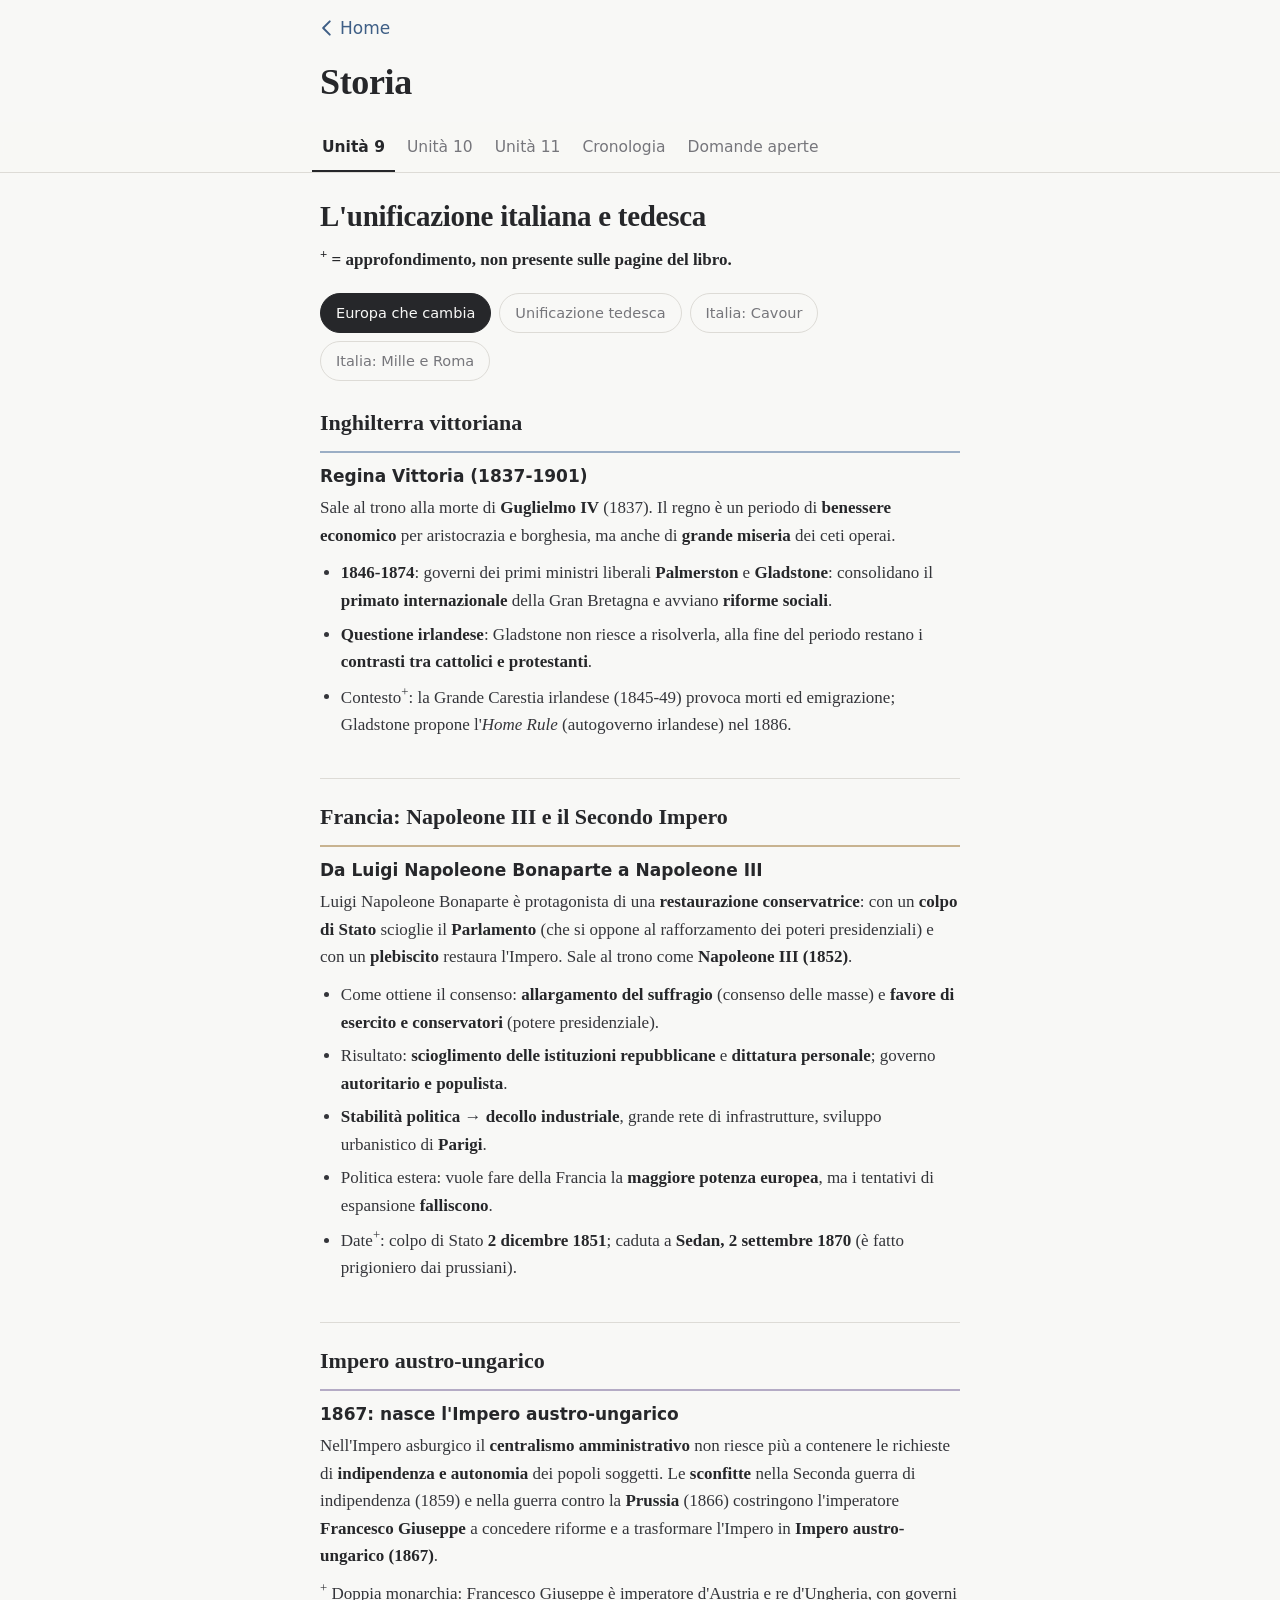
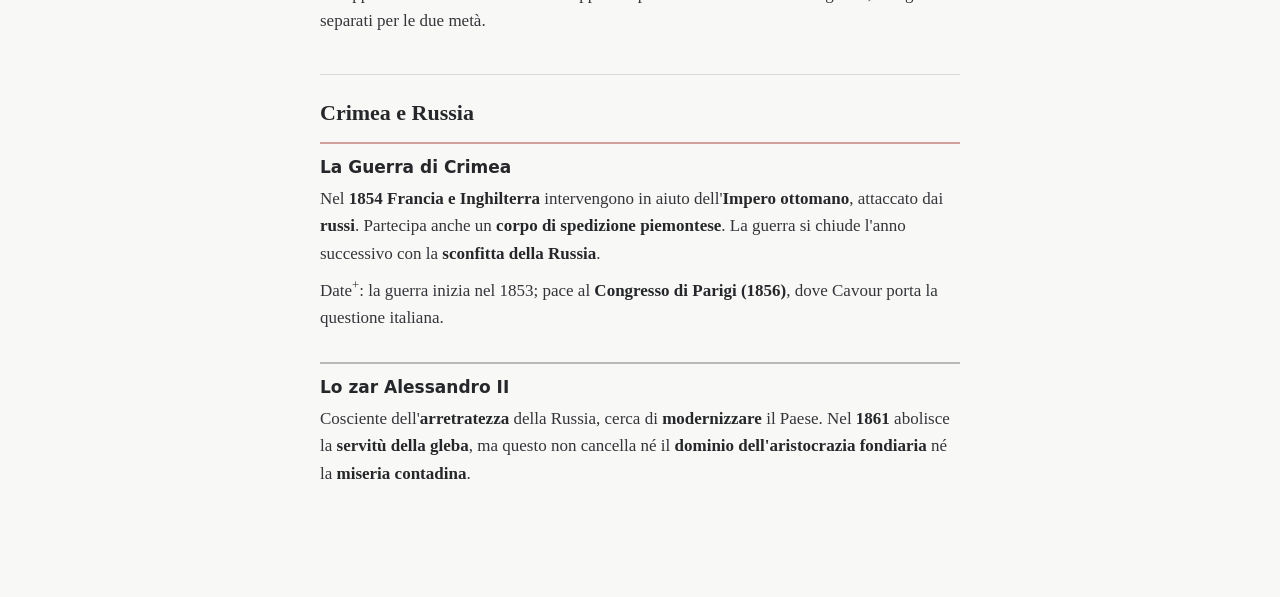
<file: docs/storia/index.html>
<!DOCTYPE html>
<html lang="it">
<head>
<meta charset="UTF-8">
<meta name="viewport" content="width=device-width, initial-scale=1, viewport-fit=cover">
<meta name="theme-color" content="#f8f8f6" media="(prefers-color-scheme: light)">
<meta name="theme-color" content="#25272b" media="(prefers-color-scheme: dark)">
<meta name="apple-mobile-web-app-capable" content="yes">
<meta name="mobile-web-app-capable" content="yes">
<meta name="apple-mobile-web-app-status-bar-style" content="default">
<meta name="apple-mobile-web-app-title" content="Storia">
<meta name="format-detection" content="telephone=no">
<title>Storia | SAGGIN s.r.l.</title>
<link rel="manifest" href="../manifest.webmanifest">
<link rel="icon" href="../assets/icon-192.png">
<link rel="apple-touch-icon" href="../assets/icon-180.png">
<link rel="stylesheet" href="../assets/style.css">
</head>
<body class="t-storia">

<header class="page-head">
  <div class="wrap">
    <a class="back" href="../"><svg viewBox="0 0 20 20" fill="none" stroke="currentColor" stroke-width="1.8" stroke-linecap="round" stroke-linejoin="round" aria-hidden="true"><path d="M12.5 4l-6 6 6 6"/></svg>Home</a>
    <h1>Storia</h1>
  </div>
</header>

<nav class="tabs" aria-label="Capitoli">
  <div class="tabs-inner">
    <button aria-selected="true" data-chapter="u9">Unità 9</button>
    <button aria-selected="false" data-chapter="u10">Unità 10</button>
    <button aria-selected="false" data-chapter="u11">Unità 11</button>
    <button aria-selected="false" data-chapter="cronologia">Cronologia</button>
    <button aria-selected="false" data-chapter="domande">Domande aperte</button>
  </div>
</nav>

<main class="wrap content">

<section id="u9" class="section visible">
  <h2 class="chapter-title">L'unificazione italiana e tedesca</h2>
  <p class="kw" style="margin-bottom:12px"><span class="kw"><sup>+</sup></span> = approfondimento, non presente sulle pagine del libro.</p>
  <div class="sub-nav"><button class="on" data-sub="u9-eur">Europa che cambia</button><button data-sub="u9-ger">Unificazione tedesca</button><button data-sub="u9-ita1">Italia: Cavour</button><button data-sub="u9-ita2">Italia: Mille e Roma</button></div>
  <div id="u9-eur" class="sub-section visible"><h3 class="sep">Inghilterra vittoriana</h3><div class="block blue"><div class="btitle">Regina Vittoria (1837-1901)</div><p>Sale al trono alla morte di <strong>Guglielmo IV</strong> (1837). Il regno è un periodo di <strong>benessere economico</strong> per aristocrazia e borghesia, ma anche di <strong>grande miseria</strong> dei ceti operai.</p><ul><li><strong>1846-1874</strong>: governi dei primi ministri liberali <strong>Palmerston</strong> e <strong>Gladstone</strong>: consolidano il <strong>primato internazionale</strong> della Gran Bretagna e avviano <strong>riforme sociali</strong>.</li><li><strong>Questione irlandese</strong>: Gladstone non riesce a risolverla, alla fine del periodo restano i <strong>contrasti tra cattolici e protestanti</strong>.</li><li>Contesto<sup>+</sup>: la Grande Carestia irlandese (1845-49) provoca morti ed emigrazione; Gladstone propone l'<em>Home Rule</em> (autogoverno irlandese) nel 1886.</li></ul></div><h3 class="sep">Francia: Napoleone III e il Secondo Impero</h3><div class="block amber"><div class="btitle">Da Luigi Napoleone Bonaparte a Napoleone III</div><p>Luigi Napoleone Bonaparte è protagonista di una <strong>restaurazione conservatrice</strong>: con un <strong>colpo di Stato</strong> scioglie il <strong>Parlamento</strong> (che si oppone al rafforzamento dei poteri presidenziali) e con un <strong>plebiscito</strong> restaura l'Impero. Sale al trono come <strong>Napoleone III (1852)</strong>.</p><ul><li>Come ottiene il consenso: <strong>allargamento del suffragio</strong> (consenso delle masse) e <strong>favore di esercito e conservatori</strong> (potere presidenziale).</li><li>Risultato: <strong>scioglimento delle istituzioni repubblicane</strong> e <strong>dittatura personale</strong>; governo <strong>autoritario e populista</strong>.</li><li><strong>Stabilità politica</strong> → <strong>decollo industriale</strong>, grande rete di infrastrutture, sviluppo urbanistico di <strong>Parigi</strong>.</li><li>Politica estera: vuole fare della Francia la <strong>maggiore potenza europea</strong>, ma i tentativi di espansione <strong>falliscono</strong>.</li><li>Date<sup>+</sup>: colpo di Stato <strong>2 dicembre 1851</strong>; caduta a <strong>Sedan, 2 settembre 1870</strong> (è fatto prigioniero dai prussiani).</li></ul></div><h3 class="sep">Impero austro-ungarico</h3><div class="block purple"><div class="btitle">1867: nasce l'Impero austro-ungarico</div><p>Nell'Impero asburgico il <strong>centralismo amministrativo</strong> non riesce più a contenere le richieste di <strong>indipendenza e autonomia</strong> dei popoli soggetti. Le <strong>sconfitte</strong> nella Seconda guerra di indipendenza (1859) e nella guerra contro la <strong>Prussia</strong> (1866) costringono l'imperatore <strong>Francesco Giuseppe</strong> a concedere riforme e a trasformare l'Impero in <strong>Impero austro-ungarico (1867)</strong>.</p><p style="margin-top:8px"><sup>+</sup> Doppia monarchia: Francesco Giuseppe è imperatore d'Austria e re d'Ungheria, con governi separati per le due metà.</p></div><h3 class="sep">Crimea e Russia</h3><div class="block red"><div class="btitle">La Guerra di Crimea</div><p>Nel <strong>1854</strong> <strong>Francia e Inghilterra</strong> intervengono in aiuto dell'<strong>Impero ottomano</strong>, attaccato dai <strong>russi</strong>. Partecipa anche un <strong>corpo di spedizione piemontese</strong>. La guerra si chiude l'anno successivo con la <strong>sconfitta della Russia</strong>.</p><p style="margin-top:8px">Date<sup>+</sup>: la guerra inizia nel 1853; pace al <strong>Congresso di Parigi (1856)</strong>, dove Cavour porta la questione italiana.</p></div><div class="block gray"><div class="btitle">Lo zar Alessandro II</div><p>Cosciente dell'<strong>arretratezza</strong> della Russia, cerca di <strong>modernizzare</strong> il Paese. Nel <strong>1861</strong> abolisce la <strong>servitù della gleba</strong>, ma questo non cancella né il <strong>dominio dell'aristocrazia fondiaria</strong> né la <strong>miseria contadina</strong>.</p></div></div>
  <div id="u9-ger" class="sub-section"><div class="block green"><div class="btitle">Idea di fondo</div><p>La <strong>Prussia</strong> guidata da <strong>Bismarck</strong> unifica la Germania con la <strong>forza militare</strong>, eliminando prima l'influenza austriaca e poi sconfiggendo la Francia.</p></div><h3 class="sep">Le tappe</h3><div class="tbl-wrap"><table class="tbl"><thead><tr><th>Data</th><th>Evento</th></tr></thead><tbody><tr><td style="white-space:nowrap"><strong>1862</strong><sup>+</sup></td><td>Bismarck guida il governo prussiano: vuole unificare la Germania appoggiandosi alla <strong>potenza militare prussiana</strong>.</td></tr><tr><td style="white-space:nowrap"><strong>1864</strong><sup>+</sup></td><td>Guerra dei Ducati: Prussia e Austria contro la Danimarca per Schleswig-Holstein e Lauenburg.</td></tr><tr><td style="white-space:nowrap"><strong>1866</strong></td><td>Guerra <strong>Prussia-Austria</strong> per il possesso dei <strong>ducati di Schleswig-Holstein e Lauenburg</strong> (per l'Italia è la <strong>Terza guerra di indipendenza</strong>). Vince la Prussia (Sadowa, 3 luglio<sup>+</sup>) ed <strong>elimina ogni influenza austriaca sulla Germania</strong>.</td></tr><tr><td style="white-space:nowrap"><strong>1870</strong></td><td>Bismarck causa un <strong>incidente diplomatico</strong> (dispaccio di Ems, 13 luglio<sup>+</sup>) che porta alla <strong>guerra con la Francia</strong> di Napoleone III. Le truppe francesi sono <strong>rapidamente sconfitte</strong>.</td></tr><tr><td style="white-space:nowrap"><strong>settembre 1870</strong></td><td>La <strong>disfatta di Napoleone III</strong> (Sedan, 2 settembre<sup>+</sup>) porta alla <strong>proclamazione della Repubblica</strong> in Francia.</td></tr><tr><td style="white-space:nowrap"><strong>18 gennaio 1871</strong></td><td>I <strong>principi tedeschi</strong> proclamano la nascita dell'<strong>Impero germanico</strong> ed eleggono imperatore il re di Prussia <strong>Guglielmo I</strong> (a Versailles<sup>+</sup>).</td></tr></tbody></table></div><div class="highlight"><strong>Tre guerre</strong> per l'unità: contro la Danimarca (1864), contro l'Austria (1866), contro la Francia (1870-71).</div><h3 class="sep">La Comune di Parigi (1871)</h3><div class="block red"><div class="btitle">Cosa succede</div><ul><li><strong>Marzo 1871</strong>: il popolo di Parigi <strong>insorge</strong> contro il governo repubblicano, accusato di <strong>arrendevolezza verso i tedeschi</strong>.</li><li>Il controllo della città passa ai <strong>socialisti</strong>, che creano il <strong>governo rivoluzionario della Comune</strong>.</li><li><strong>Fine di maggio</strong>: l'esercito francese riprende il controllo di Parigi <strong>reprimendo nel sangue</strong> la rivolta.</li></ul></div></div>
  <div id="u9-ita1" class="sub-section"><h3 class="sep">Il Piemonte di Cavour</h3><div class="block blue"><div class="btitle">Monarchia parlamentare e modernizzazione</div><ul><li>La monarchia sabauda, dove resta in vigore lo <strong>Statuto Albertino</strong>, diventa una <strong>monarchia parlamentare</strong>.</li><li>Nel <strong>1852</strong> <strong>Camillo Benso conte di Cavour</strong> diventa <strong>Primo ministro</strong>: vara riforme che <strong>modernizzano il regno</strong> e favoriscono lo <strong>sviluppo economico</strong>.</li><li>Mentre i tentativi insurrezionali di <strong>Mazzini</strong> vengono repressi, Cavour fa del Piemonte il <strong>punto di riferimento dei patrioti</strong>: offre asilo agli esuli e favorisce la <strong>Società nazionale</strong> (motto: «<em>Italia e Vittorio Emanuele</em>»).</li><li>La partecipazione alla <strong>Guerra di Crimea</strong> permette a Cavour di presentare il caso italiano alla <strong>Conferenza di pace di Parigi (1856)</strong>.</li></ul></div><h3 class="sep">La Seconda guerra di indipendenza</h3><div class="tbl-wrap"><table class="tbl"><thead><tr><th>Data</th><th>Evento</th></tr></thead><tbody><tr><td style="white-space:nowrap"><strong>1858</strong></td><td><strong>Accordi di Plombières</strong> tra <strong>Napoleone III</strong> e il Regno di Sardegna (<strong>Cavour</strong>). La Francia interviene a fianco del Piemonte contro l'Austria; in cambio ottiene <strong>Nizza e Savoia</strong> e la formazione di un <strong>regno nell'Italia centrale</strong> assegnato a un parente di Napoleone III (così l'Italia sarebbe sotto l'influenza francese).</td></tr><tr><td style="white-space:nowrap"><strong>26 aprile 1859</strong></td><td>Inizia la guerra: le truppe <strong>franco-piemontesi sconfiggono gli austriaci</strong> e <strong>liberano Milano</strong>; le città dell'<strong>Italia centrale insorgono</strong> chiedendo l'annessione al Piemonte. (<sup>+</sup> battaglie di Magenta 4 giugno, Solferino e San Martino 24 giugno)</td></tr><tr><td style="white-space:nowrap"><strong>11 luglio 1859</strong></td><td>Napoleone III, temendo che la situazione diventi incontrollabile, firma con l'Austria l'<strong>armistizio di Villafranca</strong>: il Piemonte ottiene la <strong>Lombardia</strong>.</td></tr><tr><td style="white-space:nowrap"><strong>gennaio 1860</strong></td><td>Cavour, dimessosi dopo Villafranca, viene <strong>richiamato al potere</strong>. Sfruttando il timore di una <strong>deriva democratica</strong>, ottiene da Francia e Inghilterra il via libera all'<strong>annessione di Toscana ed Emilia</strong>.</td></tr><tr><td style="white-space:nowrap"><strong>1860</strong></td><td>In cambio, <strong>Nizza e la Savoia</strong> diventano <strong>francesi</strong>. (trattato di Torino, 24 marzo<sup>+</sup>)</td></tr></tbody></table></div><div class="highlight"><strong>Plombières (1858) → 26 aprile 1859 → Villafranca (11 luglio 1859)</strong> sono le tre date da sapere sulla Seconda guerra.</div></div>
  <div id="u9-ita2" class="sub-section"><h3 class="sep">Garibaldi e la spedizione dei Mille (1860)</h3><div class="tbl-wrap"><table class="tbl"><thead><tr><th>Data</th><th>Evento</th></tr></thead><tbody><tr><td style="white-space:nowrap"><strong>11 maggio 1860</strong></td><td>Garibaldi, a capo di circa <strong>mille volontari</strong>, sbarca a <strong>Marsala</strong> (Sicilia) e sconfigge ripetutamente le <strong>truppe borboniche</strong>. (<sup>+</sup>partenza da Quarto 5-6 maggio; Calatafimi 15 maggio)</td></tr><tr><td style="white-space:nowrap"><strong>20 agosto 1860</strong></td><td>Garibaldi sbarca in <strong>Calabria</strong>; pochi giorni dopo entra a <strong>Napoli</strong> (<sup>+</sup>7 settembre). Per impedire la nascita di una <strong>repubblica nell'Italia meridionale</strong>, l'esercito piemontese entra nello <strong>Stato della Chiesa</strong> occupando <strong>Umbria e Marche</strong> e si dirige verso sud (ma <strong>non Roma</strong>).</td></tr><tr><td style="white-space:nowrap"><strong>1-2 ottobre 1860</strong></td><td>Garibaldi sconfigge l'esercito borbonico sul <strong>Volturno</strong>.</td></tr><tr><td style="white-space:nowrap"><strong>21 ottobre 1860</strong></td><td>Un <strong>plebiscito</strong> sancisce l'<strong>annessione del Sud al Piemonte</strong>.</td></tr><tr><td style="white-space:nowrap"><strong>26 ottobre 1860</strong></td><td>A <strong>Teano</strong> Garibaldi <strong>consegna l'Italia meridionale</strong> a <strong>Vittorio Emanuele II</strong>.</td></tr><tr><td style="white-space:nowrap"><strong>4 novembre 1860</strong></td><td>Per plebiscito viene sancita l'<strong>annessione di Umbria e Marche</strong> al Piemonte.</td></tr><tr><td style="white-space:nowrap"><strong>17 marzo 1861</strong></td><td>Il <strong>Parlamento di Torino</strong> proclama <strong>Vittorio Emanuele II re d'Italia</strong>.</td></tr></tbody></table></div><h3 class="sep">I governi della Destra storica</h3><div class="block amber"><div class="btitle">Cosa fa la Destra</div><ul><li>Dopo la morte di <strong>Cavour</strong> (<strong>giugno 1861</strong>) la guida dell'Italia unita passa alla <strong>Destra storica</strong>, che <strong>prosegue la linea politica di Cavour</strong>.</li><li>Obiettivo raggiunto: il <strong>pareggio di bilancio</strong>, ma <strong>aumentando le tasse</strong> (tassa sul macinato, 1868<sup>+</sup>).</li><li>Le <strong>proteste</strong> portano nel <strong>1876</strong> alla <strong>caduta della Destra storica</strong>.</li><li>L'incapacità dello Stato di affrontare la <strong>miseria del Meridione</strong> è all'origine del <strong>brigantaggio</strong>, a cui risponde con <strong>dura repressione</strong>.</li><li>Solo dagli <strong>anni Settanta</strong> la classe dirigente prende atto della <strong>«questione meridionale»</strong>.</li></ul></div><h3 class="sep">Il Veneto e Roma: l'Italia è completa</h3><div class="tbl-wrap"><table class="tbl"><thead><tr><th>Data</th><th>Evento</th></tr></thead><tbody><tr><td style="white-space:nowrap"><strong>1866</strong></td><td><strong>Terza guerra di indipendenza</strong>: l'Italia, <strong>alleata della Prussia</strong>, è <strong>sconfitta dall'Austria</strong> (Custoza, 24 giugno; Lissa, 20 luglio<sup>+</sup>), ma grazie alle <strong>vittorie prussiane</strong> ottiene il <strong>Veneto</strong>.</td></tr><tr><td style="white-space:nowrap"><strong>1870</strong></td><td>La <strong>sconfitta di Napoleone III</strong> nella guerra franco-prussiana lascia <strong>Pio IX senza protezione</strong>: <strong>Roma</strong> si unisce all'Italia (breccia di Porta Pia, 20 settembre<sup>+</sup>).</td></tr><tr><td style="white-space:nowrap"><strong>1871</strong><sup>+</sup></td><td><strong>Legge delle guarentigie</strong> (13 maggio): lo Stato italiano <strong>ripaga il pontefice</strong> per la fine del <strong>dominio temporale</strong>. Roma diventa capitale.</td></tr></tbody></table></div><div class="block red"><div class="btitle">La reazione del papa</div><p><strong>Pio IX non riconosce</strong> il Regno sabaudo e invita i cattolici italiani a <strong>non partecipare alla vita politica</strong> del Paese: <strong>Non expedit</strong>.</p></div><div class="block gray"><div class="btitle">Trento e Trieste</div><p><strong>Trento e Trieste</strong> restano <strong>fuori dal Regno d'Italia</strong> (sotto l'Austria): sono le terre «irredente». <sup>+</sup>Saranno annesse dopo la Prima guerra mondiale (1918).</p></div></div>
</section>

<section id="u10" class="section">
  <h2 class="chapter-title">Industrializzazione e imperialismo</h2>
  <p class="kw" style="margin-bottom:12px"><span class="kw"><sup>+</sup></span> = approfondimento, non presente sulle pagine del libro.</p>
  <div class="sub-nav"><button class="on" data-sub="u10-ind">Seconda rivoluzione industriale</button><button data-sub="u10-op">Movimento operaio e Chiesa</button><button data-sub="u10-usa">USA e Giappone</button><button data-sub="u10-imp">Imperialismo</button></div>
  <div id="u10-ind" class="sub-section visible"><h3 class="sep">Positivismo e darwinismo</h3><div class="block blue"><div class="btitle">Fiducia nel progresso</div><ul><li><strong>Positivismo</strong> (principale esponente <strong>Auguste Comte</strong>): corrente filosofica dell'Ottocento; la storia umana è un <strong>continuo cammino verso il sapere scientifico</strong>, che permette di comprendere i segreti della natura e dominarla.</li><li>L'idea di <strong>progresso continuo</strong> è rafforzata dalla teoria dell'evoluzione di <strong>Darwin</strong> (<strong>sopravvivenza dell'individuo più adatto</strong> di ogni specie) (<sup>+</sup><em>L'origine delle specie</em>, 1859).</li><li>Applicando Darwin all'umanità, alcuni <strong>pseudo-scienziati</strong> sostengono che esistano <strong>differenze biologiche</strong> tra popoli «primitivi» e «civilizzati» e che la <strong>razza bianca sia superiore</strong>: è la base ideologica del <strong>razzismo</strong> e dell'<strong>imperialismo</strong>.</li></ul></div><h3 class="sep">La Seconda rivoluzione industriale</h3><div class="block green"><div class="btitle">Caratteristiche (fine Ottocento)</div><ul><li><strong>Nuovi settori industriali</strong>: <strong>chimico, petrolifero, elettrico</strong>, con riflessi profondi sulla vita di ogni giorno.</li><li><strong>Trasporti rinnovati</strong>: sviluppo della <strong>ferrovia</strong> (<strong>infrastrutture</strong>) e <strong>motore a scoppio</strong>, applicato alle prime <strong>automobili</strong> e alle <strong>navi a motore</strong>.</li><li>Invenzioni<sup>+</sup>: telefono (Bell, 1876), lampadina (Edison, 1879), acciaio a basso costo, dinamo.</li></ul></div><h3 class="sep">La «Grande depressione» (1873-1896)</h3><div class="block red"><div class="btitle">Cause e conseguenze</div><ul><li><strong>Dal 1873 al 1896</strong> l'economia mondiale è investita da una grave crisi.</li><li><strong>Nasce nel settore agricolo</strong>: la <strong>concorrenza del grano americano</strong> fa <strong>crollare i prezzi</strong> dei prodotti agricoli europei.</li><li>Dalle campagne si <strong>propaga all'industria</strong>: <strong>fallimento</strong> di numerose banche e aziende.</li><li><strong>Fine delle politiche liberiste</strong>: soprattutto nei Paesi che devono industrializzarsi, lo Stato alza <strong>barriere doganali</strong> (dazi) e <strong>finanzia la produzione</strong>.</li><li>Le <strong>banche</strong> diventano importanti come <strong>finanziatrici dell'industria</strong>.</li><li>Si formano <strong>concentrazioni industriali</strong> che <strong>impediscono la libera concorrenza</strong>.</li></ul></div><div class="grid3"><div class="card-small blue"><span class="badge">Cartello</span><p>Accordo tra imprese indipendenti per fissare prezzi o quote di produzione.</p></div><div class="card-small amber"><span class="badge">Trust</span><p>Più imprese riunite sotto un'unica direzione, che controlla il mercato.</p></div><div class="card-small purple"><span class="badge">Holding</span><p>Società che possiede quote di maggioranza di altre società e le controlla.</p></div></div><h3 class="sep">Lo sviluppo demografico</h3><div class="block teal"><div class="btitle">1870-1914</div><p>La popolazione mondiale <strong>cresce notevolmente</strong>, ma non tanto nei Paesi industrializzati quanto in quelli <strong>più arretrati</strong> (<strong>Europa meridionale e orientale</strong>). Questa pressione demografica, unita alle conseguenze della Grande depressione, spinge <strong>milioni di persone a emigrare</strong> in <strong>Australia e America</strong>.</p></div></div>
  <div id="u10-op" class="sub-section"><h3 class="sep">La società di fine Ottocento</h3><div class="block amber"><div class="btitle">Le classi sociali</div><ul><li>L'<strong>aristocrazia</strong> mantiene il <strong>primato sociale</strong>, ma la <strong>borghesia imprenditoriale</strong> ha assunto la <strong>guida economica e politica</strong>.</li><li>La <strong>piccola borghesia</strong> ha redditi analoghi a quelli degli operai, ma tende a distinguersene e nutre verso di loro <strong>disprezzo</strong>.</li><li>Il <strong>proletariato industriale</strong> è sempre più caratterizzato ideologicamente e <strong>organizzato in partiti di matrice socialista</strong>.</li><li>I <strong>contadini</strong>, più legati ai valori tradizionali, hanno <strong>difficoltà a esprimere rivendicazioni sociali</strong>.</li></ul></div><h3 class="sep">La Prima Internazionale</h3><div class="block red"><div class="btitle">1864-1876</div><ul><li><strong>1864</strong>: nasce a <strong>Londra</strong> la Prima Internazionale dei lavoratori, per organizzare la <strong>lotta operaia su scala internazionale</strong>.</li><li><strong>Fratture</strong> interne tra due correnti: <strong>socialisti marxisti</strong> (serve un <strong>partito</strong> che guidi il proletariato alla <strong>conquista dello Stato</strong>) e <strong>anarchici di Bakunin</strong> (contrari a <strong>ogni forma di Stato</strong> e di guida centralizzata).</li><li><strong>1876</strong>: l'Internazionale si <strong>scioglie</strong>.</li></ul></div><h3 class="sep">La socialdemocrazia tedesca</h3><div class="block purple"><div class="btitle">Partito socialdemocratico tedesco (1875)</div><p>In tutti i principali Stati europei si formano <strong>partiti socialisti</strong>; il più importante è il <strong>Partito socialdemocratico tedesco (1875)</strong>. La sinistra marxista è però divisa:</p><ul><li><strong>massimalisti</strong>: rifiutano ogni collaborazione con lo <strong>Stato borghese</strong>;</li><li><strong>riformisti</strong>: disposti a <strong>collaborare con i progressisti</strong> per ottenere <strong>riforme sociali</strong>.</li></ul></div><h3 class="sep">La Chiesa: da Pio IX a Leone XIII</h3><div class="block blue"><div class="btitle">Dal Sillabo alla Rerum novarum</div><ul><li><strong>Pio IX</strong>: chiusure intransigenti; il <strong>Sillabo</strong> (<sup>+</sup>1864) condanna <strong>tutti gli errori della modernità</strong>.</li><li><strong>Leone XIII</strong> emana nel <strong>1891</strong> l'enciclica <strong><em>Rerum novarum</em></strong>.</li><li>Mantiene il <strong>rifiuto del socialismo</strong>, ma <strong>condanna anche il capitalismo</strong> che riduce l'uomo a merce.</li><li>Invita i <strong>cattolici a intervenire</strong> per migliorare le condizioni degli operai e favorisce la nascita di <strong>partiti cattolici</strong>.</li><li>In <strong>Italia</strong> ciò non accade per il permanere del <strong>Non expedit</strong>.</li></ul></div></div>
  <div id="u10-usa" class="sub-section"><h3 class="sep">Stati Uniti: la Guerra di secessione</h3><div class="block blue"><div class="btitle">Nord contro Sud</div><ul><li><strong>Nord</strong>: industriale, vuole <strong>rafforzare il potere federale</strong> e istituire <strong>dazi doganali</strong> per proteggere le industrie nascenti.</li><li><strong>Sud</strong>: agricolo, chiede un <strong>governo federale più debole</strong> e <strong>libero scambio</strong>.</li><li>Il vero motivo del contendere diventa lo <strong>schiavismo</strong>: irrinunciabile per il Sud, che il Nord intende <strong>abolire</strong>.</li></ul></div><div class="tbl-wrap"><table class="tbl"><thead><tr><th>Data</th><th>Evento</th></tr></thead><tbody><tr><td style="white-space:nowrap"><strong>1860</strong></td><td><strong>Abraham Lincoln</strong> (repubblicano) vince le elezioni presidenziali. Gli <strong>Stati del Sud</strong> si separano dall'Unione e fondano la <strong>Confederazione degli Stati del Sud</strong>. Scoppia la guerra (<sup>+</sup>primi scontri nell'aprile 1861).</td></tr><tr><td style="white-space:nowrap"><strong>1865</strong></td><td><strong>Vincono gli Stati del Nord</strong> (più ricchi, industrializzati e popolosi). La <strong>schiavitù è abolita</strong> con un <strong>emendamento alla Costituzione</strong>. Poco dopo Lincoln viene <strong>ucciso da un fanatico sudista</strong>.</td></tr></tbody></table></div><div class="highlight">Per i neri del Sud la liberazione <strong>non implica la reale parità di diritti</strong> e di opportunità.</div><div class="block green"><div class="btitle">Gli USA potenza mondiale</div><p>Negli ultimi decenni dell'Ottocento: <strong>sviluppo industriale e demografico</strong> che trasforma il Paese in una delle <strong>maggiori potenze mondiali</strong>. Il <strong>totale liberismo</strong> all'interno favorisce la formazione di <strong>monopoli</strong>. Restano ampie sacche di <strong>povertà</strong>, soprattutto tra le <strong>minoranze etniche</strong> (nativi americani e neri).</p></div><h3 class="sep">Giappone: la modernizzazione</h3><div class="block amber"><div class="btitle">Dall'apertura all'epoca Meiji</div><ul><li><strong>1853</strong>: gli <strong>americani</strong> obbligano il Giappone ad <strong>aprire le frontiere</strong> ai mercanti occidentali.</li><li>L'<strong>umiliazione</strong> porta alla <strong>caduta dello shogun</strong> e alla <strong>restaurazione del potere imperiale</strong>.</li><li>Inizia l'<strong>epoca Meiji</strong> (<sup>+</sup>dal 1868): gli imperatori <strong>modernizzano Stato ed economia</strong> ispirandosi a <strong>modelli europei</strong> e favorendo l'industrializzazione.</li><li>A fine secolo il Giappone avvia una <strong>politica espansionistica</strong>: assume il controllo della <strong>Corea</strong> e si <strong>scontra con la Russia</strong> (guerra russo-giapponese 1904-05<sup>+</sup>).</li></ul></div></div>
  <div id="u10-imp" class="sub-section"><div class="block green"><div class="btitle">Che cos'è</div><p>Fase <strong>aggressiva del colonialismo</strong>: gli Stati europei assumono il <strong>controllo politico</strong> di Africa e Asia, alla ricerca di <strong>materie prime</strong> e di <strong>mercati</strong> di sbocco per le proprie merci. Sostenuta da una <strong>mentalità razzista e paternalista</strong> verso i popoli considerati inferiori (vedi darwinismo sociale).</p></div><h3 class="sep">Asia</h3><div class="grid3"><div class="card-small blue"><span class="badge">Francia</span><p>Conquista la <strong>penisola indocinese</strong>.</p></div><div class="card-small red"><span class="badge">Inghilterra</span><p>Controlla l'<strong>India</strong>.</p></div><div class="card-small amber"><span class="badge">Cina</span><p><strong>Formalmente indipendente</strong>, cade sotto il controllo delle <strong>potenze europee e degli Stati Uniti</strong>.</p></div></div><h3 class="sep">Africa</h3><div class="block amber"><div class="btitle">Conferenza di Berlino (1884-85)</div><p>Le potenze europee <strong>spartiscono l'Africa</strong> tra loro. <strong>Anche l'Italia</strong> tenta l'avventura coloniale, occupando alcune zone dell'<strong>Africa orientale</strong> (vedi Unità 11: Assab, Uccialli, Adua).</p></div><div class="highlight"><strong>Cause</strong> dell'imperialismo: materie prime + mercati di sbocco + prestigio nazionale + ideologia della superiorità «razziale». Conseguenza: forti <strong>rivalità tra le potenze</strong>, che preparano il clima della guerra.</div></div>
</section>

<section id="u11" class="section">
  <h2 class="chapter-title">La lotta per l'egemonia</h2>
  <p class="kw" style="margin-bottom:12px"><span class="kw"><sup>+</sup></span> = approfondimento, non presente sulle pagine del libro.</p>
  <div class="sub-nav"><button class="on" data-sub="u11-eq">Equilibri e nazionalismo</button><button data-sub="u11-ger">Germania</button><button data-sub="u11-alt">Francia, GB, Austria, Russia</button><button data-sub="u11-ita">Italia: Sinistra, Crispi, crisi</button></div>
  <div id="u11-eq" class="sub-section visible"><h3 class="sep">Un nuovo equilibrio europeo</h3><div class="block blue"><div class="btitle">Chi comanda in Europa</div><ul><li><strong>Francia e Austria</strong> sono <strong>indebolite</strong>; l'<strong>Inghilterra</strong> si interessa soprattutto alla tutela del proprio <strong>impero coloniale</strong>.</li><li>La <strong>maggiore potenza del continente è la Germania</strong>.</li></ul></div><h3 class="sep">Il sistema di alleanze di Bismarck</h3><div class="tbl-wrap"><table class="tbl"><thead><tr><th>Data</th><th>Evento</th></tr></thead><tbody><tr><td style="white-space:nowrap"><strong>1873</strong></td><td><strong>Patto dei Tre imperatori</strong> (Germania, Austria, Russia): Bismarck cerca di <strong>isolare la Francia</strong>.</td></tr><tr><td style="white-space:nowrap"><strong>dopo il 1873</strong></td><td>Le <strong>tensioni nei Balcani</strong> tra <strong>Russia e Austria</strong> portano allo <strong>scioglimento dell'alleanza</strong>. (<sup>+</sup>Congresso di Berlino 1878)</td></tr><tr><td style="white-space:nowrap"><strong>maggio 1882</strong></td><td><strong>Triplice Alleanza</strong> firmata da <strong>Germania, Austria e Italia</strong>: finalità <strong>difensive</strong>; i tre si impegnano a <strong>intervenire militarmente solo in caso di soccorso alla potenza alleata aggredita</strong>.</td></tr></tbody></table></div><div class="highlight">Per evitare tensioni con le altre potenze, Bismarck <strong>tiene lontana la Germania dalla competizione coloniale</strong>.</div><h3 class="sep">Il nazionalismo di fine secolo</h3><div class="block red"><div class="btitle">Una minaccia agli equilibri</div><ul><li>Nazionalismo <strong>xenofobo</strong> (spesso diretto contro le <strong>minoranze</strong>, come gli <strong>ebrei</strong>) e orientato a una <strong>politica di potenza e di espansione</strong>.</li><li><strong>Francia</strong>: sentimento di <strong>«rivincita» (<em>revanche</em>)</strong> contro la Germania, incarnato dal movimento di estrema destra <strong><em>Action française</em></strong>.</li><li><strong>Germania</strong>: nasce la <strong>Lega pangermanica</strong>, che nel Novecento confluirà nel <strong>Partito nazista</strong>.</li><li><strong>Italia</strong>: nel <strong>1910</strong> nasce l'<strong>Associazione nazionalista italiana</strong>.</li></ul></div></div>
  <div id="u11-ger" class="sub-section"><div class="block gray"><div class="btitle">Struttura dello Stato</div><p>La <strong>Germania unita</strong> è uno <strong>Stato federale</strong>, ma con un <strong>sistema politico autoritario</strong>: il cancelliere <strong>risponde solo all'imperatore</strong>, non al Parlamento.</p></div><h3 class="sep">Bismarck e il Kulturkampf</h3><div class="block amber"><div class="btitle">Politica interna di Bismarck</div><ul><li><strong>1871</strong>: <strong>Kulturkampf</strong> («battaglia per la civiltà») contro lo <strong>Zentrum</strong>, il <strong>partito cattolico</strong> che rappresentava le tendenze autonomistiche degli Stati meridionali. Il Partito cattolico <strong>esce rafforzato dalle elezioni del 1878</strong>.</li><li>Contro il <strong>Partito socialdemocratico</strong> (nato nel 1875, peso politico crescente): <strong>legislazione antisocialista</strong> + una serie di <strong>riforme a favore delle classi lavoratrici</strong> (bastone e carota).</li></ul></div><h3 class="sep">Il Neuer Kurs (Nuovo corso)</h3><div class="block red"><div class="btitle">Guglielmo II</div><ul><li><strong>1888</strong>: sale al trono l'imperatore <strong>Guglielmo II</strong>, favorevole all'<strong>espansione coloniale</strong>; <strong>costringe Bismarck alle dimissioni</strong> (1890<sup>+</sup>).</li><li>Il <strong>Neuer Kurs</strong> in politica estera è caratterizzato da <strong>aggressività</strong> e dal <strong>potenziamento dell'esercito</strong>.</li><li>Strumenti: <strong>nuove alleanze nei Balcani</strong>, <strong>nuove colonie</strong>, <strong>potenziamento dell'esercito</strong>.</li><li>Intanto la <strong>crescita demografica e industriale</strong> rende la Germania la <strong>principale potenza economica europea</strong>.</li></ul></div><div class="highlight"><strong>Bismarck</strong>: diplomazia, alleanze difensive, isolare la Francia, niente colonie. <strong>Guglielmo II</strong>: politica estera aggressiva, colonie, riarmo: è l'inizio della corsa verso il conflitto.</div></div>
  <div id="u11-alt" class="sub-section"><h3 class="sep">Francia: la Terza Repubblica</h3><div class="block blue"><div class="btitle">Dalla vittoria monarchica alla repubblica</div><ul><li>Dopo la sconfitta nella guerra franco-prussiana, le elezioni segnano la <strong>vittoria del partito monarchico</strong>.</li><li><strong>1879</strong>: la <strong>vittoria dei repubblicani</strong> alle elezioni per il Parlamento rafforza le <strong>istituzioni repubblicane</strong> e avvia <strong>importanti riforme</strong>.</li><li>Resta una <strong>destra fortemente reazionaria</strong>: tentativo di <strong>colpo di Stato del generale Boulanger (1889)</strong> e <strong>affare Dreyfus</strong> (<sup>+</sup>ufficiale ebreo accusato ingiustamente di spionaggio, 1894; «J'accuse» di Zola, 1898).</li></ul></div><h3 class="sep">Inghilterra</h3><div class="block green"><div class="btitle">Conservatori, liberali, laburisti</div><ul><li>Dal <strong>1874</strong> governi <strong>conservatori</strong> di <strong>Benjamin Disraeli</strong>; nel <strong>1880</strong> subentrano i <strong>liberali di Gladstone</strong>.</li><li>Entrambi perseguono il <strong>rafforzamento dell'Impero</strong>, perché dai <strong>possedimenti coloniali</strong> dipende la prosperità.</li><li><strong>1906</strong>: il nuovo <strong>Partito laburista</strong> raccoglie le istanze <strong>operaie e sindacali</strong> ed erode i consensi dei liberali fino a sostituirsi a essi come <strong>controparte dei conservatori</strong>.</li></ul></div><h3 class="sep">Austria-Ungheria</h3><div class="block purple"><div class="btitle">Un impero fragile</div><p>L'Impero è <strong>minato dalle rivendicazioni di autonomia o indipendenza</strong> avanzate dalle <strong>popolazioni soggette</strong>, a cui si aggiungono le <strong>differenze economiche</strong> tra aree industrializzate (<strong>Moravia, Slesia, Austria meridionale</strong>) e aree dall'economia <strong>agricola e arretrata</strong>.</p></div><h3 class="sep">Russia</h3><div class="block red"><div class="btitle">Alessandro III e Nicola II</div><ul><li><strong>Alessandro III</strong> (sul trono dal <strong>1881 al 1894</strong>): politica <strong>reazionaria e repressiva</strong>; reprime le opposizioni intellettuali e riduce le <strong>autonomie delle minoranze etniche</strong> con una «<strong>russificazione</strong>» forzata.</li><li><strong>Nicola II</strong> (<strong>1894</strong>): contrario a ogni riforma del sistema politico; prosegue il <strong>controllo poliziesco</strong>.</li><li>Si avvia il processo di <strong>industrializzazione</strong>, ma <strong>confinato a pochi grandi centri urbani</strong>.</li></ul></div></div>
  <div id="u11-ita" class="sub-section"><h3 class="sep">Dalla Destra alla Sinistra storica</h3><div class="block amber"><div class="btitle">Depretis e il trasformismo (1876-87)</div><ul><li><strong>1876</strong>: la <strong>Destra storica</strong> perde le elezioni: il <strong>pareggio di bilancio</strong> era stato ottenuto con una <strong>politica fiscale invisa</strong> alla popolazione. Al governo la <strong>Sinistra storica</strong> (borghesia meridionale e piccola industria del Nord).</li><li><strong>Dal 1876 al 1887</strong> i governi sono presieduti da <strong>Agostino Depretis</strong>.</li><li><strong>Trasformismo</strong>: per far approvare le leggi, Depretis <strong>contratta con i singoli deputati</strong> (anche dell'opposizione) per ottenerne il voto → maggioranza in Parlamento, ma <strong>scadimento della vita politica</strong>.</li><li>Riforme del programma attuate <strong>solo in parte</strong> (legge Coppino sull'istruzione 1877, abolizione del macinato 1880, allargamento del voto 1882<sup>+</sup>).</li><li>Politica economica: <strong>legislazione protezionistica</strong> per tutelare la produzione industriale e agricola.</li></ul></div><h3 class="sep">Politica estera: Triplice Alleanza e Africa</h3><div class="block blue"><div class="btitle">1882</div><p>Le <strong>tensioni con la Francia</strong> e l'avvicinamento alla Germania portano l'Italia alla <strong>Triplice Alleanza (1882)</strong> con Germania e Austria-Ungheria. In più l'Italia avvia la <strong>conquista del Corno d'Africa</strong>, acquistando la <strong>baia di Assab</strong> sul Mar Rosso.</p></div><h3 class="sep">Crispi, Giolitti e Adua</h3><div class="tbl-wrap"><table class="tbl"><thead><tr><th>Data</th><th>Evento</th></tr></thead><tbody><tr><td style="white-space:nowrap"><strong>1887-1891</strong></td><td><strong>Francesco Crispi</strong> Primo ministro: politica <strong>autoritaria</strong>, <strong>centralismo</strong> e rafforzamento dei <strong>poteri dell'esecutivo</strong>, <strong>repressione dei partiti socialisti</strong>.</td></tr><tr><td style="white-space:nowrap"><strong>1889</strong><sup>+</sup></td><td>In Corno d'Africa l'Italia firma con l'<strong>Etiopia</strong> il <strong>trattato di Uccialli</strong>: per il governo italiano è il primo passo verso un <strong>protettorato</strong> sul Paese africano.</td></tr><tr><td style="white-space:nowrap"><strong>1893-94</strong><sup>+</sup></td><td><strong>Fasci siciliani</strong>: movimento di contadini e lavoratori che chiede una <strong>più equa distribuzione della proprietà terriera</strong>. <strong>Giolitti</strong> rifiuta la repressione e sceglie la <strong>via moderata</strong>: viene <strong>sfiduciato</strong> e sostituito da Crispi.</td></tr><tr><td style="white-space:nowrap"><strong>1895</strong></td><td><strong>Filippo Turati</strong> fonda il <strong>Partito socialista italiano</strong>.</td></tr><tr><td style="white-space:nowrap"><strong>1894-96</strong></td><td>Crispi <strong>reprime i Fasci siciliani</strong>, <strong>scioglie le organizzazioni politiche operaie</strong>, <strong>limita le libertà costituzionali</strong> e riprende la <strong>politica coloniale</strong>.</td></tr><tr><td style="white-space:nowrap"><strong>marzo 1896</strong></td><td><strong>Disfatta di Adua</strong>: la spedizione italiana in <strong>Etiopia</strong> viene <strong>annientata dagli etiopi</strong> (1 marzo<sup>+</sup>). <strong>Crispi si dimette</strong>.</td></tr></tbody></table></div><h3 class="sep">La crisi di fine secolo</h3><div class="block red"><div class="btitle">Reazione e svolta</div><ul><li>Tendenze autoritarie: prima la proposta di <strong>Sidney Sonnino</strong>, che auspica il <strong>ritorno all'applicazione restrittiva dello Statuto</strong>; poi la <strong>violenza del 1898</strong>.</li><li><strong>1898</strong>: <strong>moti contro il rincaro del pane</strong>. A <strong>Milano</strong> il generale <strong>Bava Beccaris</strong> reprime le manifestazioni <strong>facendo fuoco sulla folla</strong>: <strong>decine di vittime</strong>.</li><li><strong>29 luglio 1900</strong>: l'<strong>anarchico Gaetano Bresci</strong> uccide a <strong>Monza</strong> il re <strong>Umberto I</strong>, per <strong>vendicare le vittime di Milano</strong>.</li><li><strong>Elezioni del 1900</strong>: si affermano le <strong>forze progressiste</strong> (repubblicani, liberali riformisti).</li><li>Il nuovo re <strong>Vittorio Emanuele III</strong> nomina capo del governo <strong>Zanardelli</strong>, contrario alle <strong>politiche reazionarie</strong> dei predecessori (1901<sup>+</sup>, con Giolitti all'Interno): inizia la svolta liberale.</li></ul></div></div>
</section>

<section id="cronologia" class="section">
  <h2 class="chapter-title">Cronologia</h2>
  <p style="margin-bottom:12px">Le date principali delle tre unità in ordine cronologico. Nella colonna U. c'è l'unità del libro.</p><div class="tbl-wrap"><table class="tbl"><thead><tr><th>Data</th><th>Evento</th><th>U.</th></tr></thead><tbody><tr><td style="white-space:nowrap"><strong>1837</strong></td><td>Vittoria sale al trono (regna fino al 1901)</td><td>9</td></tr><tr><td style="white-space:nowrap"><strong>1846-1874</strong></td><td>Governi liberali di Palmerston e Gladstone in Inghilterra</td><td>9</td></tr><tr><td style="white-space:nowrap"><strong>1852</strong></td><td>Cavour Primo ministro del Piemonte; Luigi Napoleone diventa Napoleone III</td><td>9</td></tr><tr><td style="white-space:nowrap"><strong>1853</strong></td><td>Gli americani costringono il Giappone ad aprire le frontiere</td><td>10</td></tr><tr><td style="white-space:nowrap"><strong>1854</strong></td><td>Francia e Inghilterra intervengono in Crimea; chiusa l'anno dopo con la sconfitta della Russia</td><td>9</td></tr><tr><td style="white-space:nowrap"><strong>1856</strong></td><td>Conferenza di pace di Parigi: Cavour presenta il caso italiano</td><td>9</td></tr><tr><td style="white-space:nowrap"><strong>1858</strong></td><td>Accordi di Plombières (Napoleone III – Cavour)</td><td>9</td></tr><tr><td style="white-space:nowrap"><strong>26 apr 1859</strong></td><td>Inizia la Seconda guerra di indipendenza; liberata Milano</td><td>9</td></tr><tr><td style="white-space:nowrap"><strong>11 lug 1859</strong></td><td>Armistizio di Villafranca: il Piemonte ottiene la Lombardia</td><td>9</td></tr><tr><td style="white-space:nowrap"><strong>gen 1860</strong></td><td>Cavour richiamato; Toscana ed Emilia annesse, Nizza e Savoia alla Francia</td><td>9</td></tr><tr><td style="white-space:nowrap"><strong>1860</strong></td><td>Lincoln presidente; gli Stati del Sud si separano (Secessione)</td><td>10</td></tr><tr><td style="white-space:nowrap"><strong>11 mag 1860</strong></td><td>Garibaldi sbarca a Marsala (i Mille)</td><td>9</td></tr><tr><td style="white-space:nowrap"><strong>20 ago 1860</strong></td><td>Garibaldi sbarca in Calabria; poi Napoli</td><td>9</td></tr><tr><td style="white-space:nowrap"><strong>1-2 ott 1860</strong></td><td>Battaglia del Volturno</td><td>9</td></tr><tr><td style="white-space:nowrap"><strong>21 ott 1860</strong></td><td>Plebiscito: annessione del Sud al Piemonte</td><td>9</td></tr><tr><td style="white-space:nowrap"><strong>26 ott 1860</strong></td><td>Incontro di Teano: Garibaldi consegna il Sud a Vittorio Emanuele II</td><td>9</td></tr><tr><td style="white-space:nowrap"><strong>4 nov 1860</strong></td><td>Plebisciti: annessione di Umbria e Marche</td><td>9</td></tr><tr><td style="white-space:nowrap"><strong>17 mar 1861</strong></td><td>Proclamazione del Regno d'Italia (Vittorio Emanuele II)</td><td>9</td></tr><tr><td style="white-space:nowrap"><strong>giu 1861</strong></td><td>Muore Cavour; governa la Destra storica</td><td>9</td></tr><tr><td style="white-space:nowrap"><strong>1861</strong></td><td>Alessandro II abolisce la servitù della gleba</td><td>9</td></tr><tr><td style="white-space:nowrap"><strong>1864</strong></td><td>Fondazione della Prima Internazionale a Londra</td><td>10</td></tr><tr><td style="white-space:nowrap"><strong>1865</strong></td><td>Vince il Nord: abolita la schiavitù; Lincoln ucciso</td><td>10</td></tr><tr><td style="white-space:nowrap"><strong>1866</strong></td><td>Terza guerra di indipendenza: Italia ottiene il Veneto; la Prussia sconfigge l'Austria</td><td>9</td></tr><tr><td style="white-space:nowrap"><strong>1867</strong></td><td>Nasce l'Impero austro-ungarico</td><td>9</td></tr><tr><td style="white-space:nowrap"><strong>1870</strong></td><td>Guerra franco-prussiana; Repubblica in Francia; 20 settembre Roma unita all'Italia</td><td>9</td></tr><tr><td style="white-space:nowrap"><strong>18 gen 1871</strong></td><td>Proclamazione dell'Impero germanico (Guglielmo I)</td><td>9</td></tr><tr><td style="white-space:nowrap"><strong>1871</strong></td><td>Kulturkampf di Bismarck; Legge delle guarentigie</td><td>9-11</td></tr><tr><td style="white-space:nowrap"><strong>mar-mag 1871</strong></td><td>Comune di Parigi, repressa a fine maggio</td><td>9</td></tr><tr><td style="white-space:nowrap"><strong>1873</strong></td><td>Patto dei Tre imperatori; inizio della Grande depressione (fino al 1896)</td><td>10-11</td></tr><tr><td style="white-space:nowrap"><strong>1874</strong></td><td>Governi conservatori di Disraeli in Inghilterra</td><td>11</td></tr><tr><td style="white-space:nowrap"><strong>1875</strong></td><td>Nasce il Partito socialdemocratico tedesco</td><td>10</td></tr><tr><td style="white-space:nowrap"><strong>1876</strong></td><td>Cade la Destra storica: al governo la Sinistra (Depretis 1876-87); si scioglie la Prima Internazionale</td><td>9-10-11</td></tr><tr><td style="white-space:nowrap"><strong>1878</strong></td><td>Elezioni: il Zentrum esce rafforzato</td><td>11</td></tr><tr><td style="white-space:nowrap"><strong>1879</strong></td><td>Vittoria dei repubblicani in Francia</td><td>11</td></tr><tr><td style="white-space:nowrap"><strong>1880</strong></td><td>In Inghilterra subentrano i liberali di Gladstone</td><td>11</td></tr><tr><td style="white-space:nowrap"><strong>mag 1882</strong></td><td>Triplice Alleanza (Germania, Austria, Italia); acquisto della baia di Assab</td><td>11</td></tr><tr><td style="white-space:nowrap"><strong>1884-85</strong></td><td>Conferenza di Berlino: spartizione dell'Africa</td><td>10</td></tr><tr><td style="white-space:nowrap"><strong>1887-1891</strong></td><td>Crispi Primo ministro</td><td>11</td></tr><tr><td style="white-space:nowrap"><strong>1888</strong></td><td>Guglielmo II imperatore: inizia il Neuer Kurs</td><td>11</td></tr><tr><td style="white-space:nowrap"><strong>1889</strong></td><td>Tentato colpo di Stato di Boulanger; trattato di Uccialli</td><td>11</td></tr><tr><td style="white-space:nowrap"><strong>1891</strong></td><td>Enciclica Rerum novarum di Leone XIII</td><td>10</td></tr><tr><td style="white-space:nowrap"><strong>1894</strong></td><td>Nicola II zar (Alessandro III dal 1881)</td><td>11</td></tr><tr><td style="white-space:nowrap"><strong>1895</strong></td><td>Turati fonda il Partito socialista italiano</td><td>11</td></tr><tr><td style="white-space:nowrap"><strong>marzo 1896</strong></td><td>Disfatta di Adua; dimissioni di Crispi</td><td>11</td></tr><tr><td style="white-space:nowrap"><strong>1898</strong></td><td>Moti per il pane; Bava Beccaris spara sulla folla a Milano</td><td>11</td></tr><tr><td style="white-space:nowrap"><strong>29 lug 1900</strong></td><td>Bresci uccide re Umberto I a Monza; elezioni: avanzano i progressisti</td><td>11</td></tr><tr><td style="white-space:nowrap"><strong>1906</strong></td><td>Nasce il Partito laburista in Inghilterra</td><td>11</td></tr><tr><td style="white-space:nowrap"><strong>1910</strong></td><td>Associazione nazionalista italiana</td><td>11</td></tr></tbody></table></div><div class="highlight"><strong>Le 6 date da avere in testa</strong>: <strong>1858</strong> Plombières · <strong>11 maggio 1860</strong> Marsala · <strong>17 marzo 1861</strong> Regno d'Italia · <strong>1866</strong> Veneto · <strong>1870</strong> Roma · <strong>18 gennaio 1871</strong> Impero germanico.</div>
</section>

<section id="domande" class="section">
  <h2 class="chapter-title">Domande aperte</h2>
  <p style="margin-bottom:12px">Tracce di risposta per le possibili domande aperte: ogni punto è una frase da sviluppare. Non servono tutti i punti, bastano quelli che riesci a spiegare bene.</p><div class="block blue"><div class="btitle">1. Come si è realizzata l'unificazione italiana?</div><ul><li><strong>Premessa</strong>: il Piemonte è monarchia parlamentare (Statuto Albertino); Cavour Primo ministro (1852) modernizza il regno e ne fa il punto di riferimento dei patrioti (Società nazionale).</li><li><strong>Diplomazia</strong>: Crimea e Conferenza di Parigi (1856) portano la questione italiana in Europa; accordi di Plombières con Napoleone III (1858).</li><li><strong>Seconda guerra di indipendenza</strong>: Lombardia al Piemonte (Villafranca); poi annessione di Toscana ed Emilia (in cambio di Nizza e Savoia).</li><li><strong>Spedizione dei Mille</strong>: Garibaldi conquista il Sud; Teano; plebisciti.</li><li><strong>Regno d'Italia</strong> proclamato il 17 marzo 1861; completamento con Veneto (1866) e Roma (1870).</li><li><strong>Limiti</strong>: Trento e Trieste restano fuori; questione meridionale; Non expedit.</li></ul><p style="margin-top:8px"><strong>Date da citare</strong>: 1858, 26 aprile 1859, 11 luglio 1859, 11 maggio 1860, 26 ottobre 1860, 17 marzo 1861, 1866, 1870</p></div><div class="block blue"><div class="btitle">2. Il ruolo di Cavour e di Garibaldi</div><ul><li><strong>Cavour</strong>: via diplomatica e monarchica; riforme in Piemonte; alleanza con la Francia; ottiene Lombardia, Toscana, Emilia.</li><li><strong>Garibaldi</strong>: via militare e volontaria; i Mille; conquista Sicilia e Sud; per impedire una repubblica meridionale interviene l'esercito piemontese.</li><li><strong>Esito</strong>: Garibaldi consegna il Sud al re a Teano: l'unità si fa sotto la monarchia sabauda.</li></ul><p style="margin-top:8px"><strong>Date da citare</strong>: 1852, 1858, 11 maggio 1860, 26 ottobre 1860</p></div><div class="block blue"><div class="btitle">3. Come Bismarck unifica la Germania?</div><ul><li><strong>Strumento</strong>: la potenza militare prussiana; sistema autoritario.</li><li><strong>Tre guerre</strong>: contro la Danimarca (1864); contro l'Austria (1866) per i ducati: elimina l'influenza austriaca; contro la Francia (1870) dopo un incidente diplomatico.</li><li><strong>Esito</strong>: sconfitta di Napoleone III, Repubblica in Francia; il 18 gennaio 1871 i principi tedeschi proclamano l'Impero e Guglielmo I imperatore.</li><li><strong>Conseguenza</strong>: la Germania diventa la maggiore potenza del continente.</li></ul><p style="margin-top:8px"><strong>Date da citare</strong>: 1866, 1870, 18 gennaio 1871</p></div><div class="block blue"><div class="btitle">4. Cause e conseguenze della Grande depressione</div><ul><li><strong>Cause</strong>: crisi agricola per la concorrenza del grano americano → crollo dei prezzi dei prodotti agricoli europei.</li><li><strong>Diffusione</strong>: dalle campagne all'industria; fallimenti di banche e aziende.</li><li><strong>Conseguenze</strong>: fine del liberismo (dazi, Stato che finanzia la produzione); banche finanziatrici dell'industria; trust, holding e cartelli che limitano la concorrenza; emigrazione.</li></ul><p style="margin-top:8px"><strong>Date da citare</strong>: 1873-1896</p></div><div class="block blue"><div class="btitle">5. La Seconda rivoluzione industriale</div><ul><li><strong>Nuovi settori</strong>: chimico, petrolifero, elettrico.</li><li><strong>Trasporti</strong>: ferrovia, motore a scoppio, automobili, navi a motore.</li><li><strong>Società</strong>: cambiano la vita quotidiana, il proletariato industriale si organizza in partiti socialisti.</li><li><strong>Ideologia</strong>: positivismo e darwinismo → fiducia nel progresso (ma anche razzismo scientifico).</li></ul><p style="margin-top:8px"><strong>Date da citare</strong>: fine Ottocento, 1873-1896</p></div><div class="block blue"><div class="btitle">6. Che cos'è l'imperialismo? Cause e spartizione</div><ul><li><strong>Definizione</strong>: fase aggressiva del colonialismo con controllo politico diretto.</li><li><strong>Cause</strong>: materie prime, mercati di sbocco, prestigio; mentalità razzista e paternalista (darwinismo sociale).</li><li><strong>Dove</strong>: Francia in Indocina; Inghilterra in India; Cina sotto il controllo di potenze europee e USA; Africa spartita; Giappone espansionista in Corea.</li><li><strong>Italia</strong>: Corno d'Africa (Assab, Uccialli, Adua).</li></ul><p style="margin-top:8px"><strong>Date da citare</strong>: 1853, 1884-85, 1896</p></div><div class="block blue"><div class="btitle">7. Il movimento operaio e la Chiesa di fine Ottocento</div><ul><li><strong>Prima Internazionale</strong> (1864-76): lotta operaia internazionale, spaccata tra marxisti e anarchici (Bakunin).</li><li><strong>Partiti socialisti</strong>: socialdemocrazia tedesca (1875) divisa tra massimalisti e riformisti.</li><li><strong>Chiesa</strong>: dal Sillabo di Pio IX alla Rerum novarum di Leone XIII (1891): rifiuto del socialismo, critica al capitalismo, apertura all'intervento dei cattolici; in Italia Non expedit.</li></ul><p style="margin-top:8px"><strong>Date da citare</strong>: 1864, 1875, 1876, 1891</p></div><div class="block blue"><div class="btitle">8. Bismarck e Guglielmo II: due politiche a confronto</div><ul><li><strong>Bismarck</strong>: alleanze difensive (Tre imperatori 1873, Triplice 1882), isola la Francia, evita la competizione coloniale; in patria Kulturkampf contro il Zentrum e leggi antisocialiste con riforme sociali.</li><li><strong>Guglielmo II</strong> (1888): Neuer Kurs, politica aggressiva: nuove colonie, nuove alleanze nei Balcani, potenziamento dell'esercito; costringe Bismarck alle dimissioni.</li></ul><p style="margin-top:8px"><strong>Date da citare</strong>: 1871, 1873, 1882, 1888</p></div><div class="block blue"><div class="btitle">9. L'Italia dalla Destra storica alla crisi di fine secolo</div><ul><li><strong>Destra storica</strong> (1861-76): pareggio di bilancio con aumento delle tasse; brigantaggio, questione meridionale; cade nel 1876.</li><li><strong>Sinistra e Depretis</strong>: trasformismo, protezionismo; Triplice Alleanza (1882).</li><li><strong>Crispi</strong>: autoritarismo, repressione di socialisti e Fasci siciliani; colonialismo: Uccialli e Adua (1896).</li><li><strong>Crisi</strong>: moti del pane 1898 e Bava Beccaris; uccisione di Umberto I (1900); elezioni 1900 e governo Zanardelli.</li></ul><p style="margin-top:8px"><strong>Date da citare</strong>: 1876, 1882, 1887-91, 1896, 1898, 29 luglio 1900</p></div>
</section>

</main>

<script src="../assets/app.js"></script>
</body>
</html>
</file>
<file: docs/assets/style.css>
/* ==========================================================
   Studio — SAGGIN s.r.l.
   Look da libro di studio: carta bianca, testo con le grazie,
   titoli in grassetto, niente card. Una linea colorata a sinistra
   segna le definizioni; ogni materia ha il suo colore.
   Indice dei capitoli -> pagina di lettura con barra in alto.
   ========================================================== */

:root {
  color-scheme: light dark;

  --bg: #f8f8f6;
  --surface: #f0efec;
  --surface-2: #e8e7e3;
  --code: #efeeea;
  --line: #dddbd6;
  --line-2: #e8e6e2;
  --text: #26272a;
  --body: #34353a;
  --muted: #76767b;
  --dim: #94949a;

  --blue: #4f729c;
  --green: #5f8566;
  --amber: #a07b3c;
  --red: #b0594f;
  --purple: #7d6c9c;
  --teal: #55908c;
  --cyan: #548ca0;
  --coral: #b2704a;
  --gray: #86868c;

  --accent: #3f5f86;
  --on-accent: #ffffff;

  --r: 8px;
  --r-s: 6px;
  --sans: -apple-system, BlinkMacSystemFont, "SF Pro Text", "Segoe UI", Roboto, system-ui, sans-serif;
  --font: var(--sans);
  --serif: ui-serif, "New York", "Iowan Old Style", Charter, Georgia, "Times New Roman", serif;
  --mono: ui-monospace, "SF Mono", Menlo, Consolas, monospace;
  --bar: color-mix(in srgb, var(--bg) 90%, transparent);
}

@media (prefers-color-scheme: dark) {
  :root {
    --bg: #25272b;
    --surface: #2d3035;
    --surface-2: #373a40;
    --code: #2a2d31;
    --line: #3e4147;
    --line-2: #33363b;
    --text: #ebe9e4;
    --body: #d5d3cd;
    --muted: #9c9ca2;
    --dim: #7c7c83;

    --blue: #8aa9d0;
    --green: #8fb596;
    --amber: #cfae70;
    --red: #d28b82;
    --purple: #ab9bcb;
    --teal: #86bdb8;
    --cyan: #82b8cc;
    --coral: #d39a78;
    --gray: #9a9aa1;

    --accent: #9db8da;
    --on-accent: #25272b;
  }
}

/* colore semantico: imposta --c su qualsiasi elemento */
.green { --c: var(--green); }
.blue { --c: var(--blue); }
.amber { --c: var(--amber); }
.red { --c: var(--red); }
.purple { --c: var(--purple); }
.teal { --c: var(--teal); }
.cyan { --c: var(--cyan); }
.coral { --c: var(--coral); }
.gray { --c: var(--gray); }


/* ---------- base ---------- */
* { box-sizing: border-box; margin: 0; padding: 0; }

html {
  -webkit-text-size-adjust: 100%;
  text-size-adjust: 100%;
  background: var(--bg);
  overflow-x: clip;
}

body {
  font: 17px/1.62 var(--serif);
  background: var(--bg);
  color: var(--body);
  min-height: 100vh;
  min-height: 100dvh;
  overflow-x: clip;
  -webkit-font-smoothing: antialiased;
  -webkit-tap-highlight-color: transparent;
  touch-action: manipulation;
  padding-left: env(safe-area-inset-left);
  padding-right: env(safe-area-inset-right);
}

:focus-visible { outline: 2px solid var(--accent); outline-offset: 2px; }
button { font-family: var(--sans); }
a { color: var(--accent); }

.wrap { max-width: 680px; margin: 0 auto; padding: 0 20px; }

p, li { color: var(--body); }
p + p { margin-top: 12px; }
ul, ol { padding-left: 1.3rem; margin-top: 10px; }
li { margin-bottom: 6px; }
strong { font-weight: 700; color: var(--text); }
em { font-style: italic; }
sub, sup { font-size: .75em; }
.kw { font-weight: 700; color: var(--text); }

code {
  font-family: var(--mono);
  font-size: .82em;
  background: var(--code);
  border-radius: 5px;
  padding: 2px 6px;
  color: var(--text);
  overflow-wrap: anywhere;
}

/* ---------- testata pagina (indice) ---------- */
.page-head { padding: 6px 0 10px; }
.back {
  display: inline-flex;
  align-items: center;
  gap: 2px;
  min-height: 44px;
  margin-left: -6px;
  padding: 0 12px 0 2px;
  color: var(--accent);
  text-decoration: none;
  font: 500 17px var(--sans);
}
.back svg { width: 22px; height: 22px; flex: none; }
.back:active { opacity: .5; }
.page-head h1 {
  font: 600 36px/1.12 var(--serif);
  letter-spacing: -.01em;
  color: var(--text);
  margin-top: 12px;
}
.page-head .lead { color: var(--muted); font: 16px/1.45 var(--sans); margin-top: 8px; }

/* ---------- capitoli: barra sempre visibile ---------- */
.tabs {
  position: sticky;
  top: 0;
  z-index: 20;
  margin-top: 10px;
  background: var(--bar);
  -webkit-backdrop-filter: saturate(160%) blur(16px);
  backdrop-filter: saturate(160%) blur(16px);
  border-bottom: 1px solid var(--line);
}
.tabs-inner {
  display: flex;
  gap: 2px;
  overflow-x: auto;
  scrollbar-width: none;
  -webkit-overflow-scrolling: touch;
  max-width: 680px;
  margin: 0 auto;
  padding: 0 12px;
  scroll-padding: 0 12px;
  -webkit-mask-image: linear-gradient(to right, transparent 0, #000 12px, #000 calc(100% - 28px), transparent);
  mask-image: linear-gradient(to right, transparent 0, #000 12px, #000 calc(100% - 28px), transparent);
}
.tabs-inner::-webkit-scrollbar { display: none; }
.tabs button {
  flex: none;
  appearance: none;
  -webkit-appearance: none;
  background: none;
  border: 0;
  border-bottom: 2px solid transparent;
  color: var(--muted);
  font: 500 15.5px var(--sans);
  height: 50px;
  padding: 2px 10px 0;
  white-space: nowrap;
  cursor: pointer;
}
.tabs button:active { color: var(--text); }
.tabs button[aria-selected="true"] { color: var(--text); font-weight: 600; border-bottom-color: var(--text); }

/* ---------- contenuto ---------- */
.content { padding-top: 26px; padding-bottom: calc(80px + env(safe-area-inset-bottom)); }
.section, .sub-section { display: none; }
.section { scroll-margin-top: 60px; }
.section.visible { display: block; }
.sub-section.visible { display: block; }

.chapter-title {
  font: 600 29px/1.2 var(--serif);
  letter-spacing: -.01em;
  color: var(--text);
  margin: 0 0 10px;
}
.chapter-lead { color: var(--muted); font: 16.5px/1.5 var(--sans); margin: 0 0 22px; }

.sep {
  font: 600 22px/1.28 var(--serif);
  letter-spacing: 0;
  color: var(--text);
  margin: 40px 0 14px;
  padding-top: 24px;
  border-top: 1px solid var(--line);
}
.sub-section > .sep:first-child,
.section > .sep:first-child { margin-top: 8px; padding-top: 0; border-top: 0; }

/* sotto-sezioni: etichette a capsula, diverse dai capitoli */
.sub-nav { display: flex; flex-wrap: wrap; gap: 8px; margin: 20px 0 28px; }
.sub-nav button {
  appearance: none;
  -webkit-appearance: none;
  min-height: 40px;
  padding: 0 15px;
  background: none;
  border: 1px solid var(--line);
  border-radius: 999px;
  color: var(--muted);
  font: 500 14.5px var(--sans);
  cursor: pointer;
}
.sub-nav button:active { background: var(--surface); }
.sub-nav button.on { background: var(--text); border-color: var(--text); color: var(--bg); }

/* ---------- blocchi ---------- */
.block {
  border-top: 2px solid color-mix(in srgb, var(--c, var(--line)) 55%, var(--bg));
  padding: 12px 0 0;
  margin: 0 0 30px;
}
.btitle { font: 650 17px/1.35 var(--sans); color: var(--text); margin-bottom: 6px; }
.byear { font: 600 13.5px/1.4 var(--sans); color: var(--c, var(--muted)); margin-bottom: 2px; }

.card { margin: 0 0 26px; }
.card-title { font: 650 17px/1.35 var(--sans); color: var(--text); padding-bottom: 8px; margin-bottom: 14px; border-bottom: 1px solid var(--line); }
.card .block { background: none; }

.grid2, .grid3 { display: grid; grid-template-columns: 1fr; gap: 0; margin-bottom: 0; }
.grid2 > *, .grid3 > * { min-width: 0; }
@media (min-width: 620px) {
  .grid2 { grid-template-columns: 1fr 1fr; gap: 0 28px; }
  .grid3 { grid-template-columns: repeat(3, 1fr); gap: 0 24px; }
}

.card-small {
  border-top: 2px solid color-mix(in srgb, var(--c, var(--line)) 55%, var(--bg));
  padding: 12px 0 0;
  margin: 0 0 30px;
  min-width: 0;
}
.card-small .ct { font: 650 17px/1.35 var(--sans); color: var(--text); margin-bottom: 6px; }

.badge {
  display: block;
  font: 600 13.5px/1.4 var(--sans);
  color: var(--c, var(--muted));
  margin-bottom: 2px;
}
.pill {
  display: inline-block;
  font: 700 12.5px/1.4 var(--sans);
  color: var(--c);
  margin-left: 6px;
  white-space: nowrap;
}
.pill.imp { --c: var(--red); }
.pill.tip { --c: var(--green); }
.pill.info { --c: var(--blue); }

.highlight {
  background: var(--surface);
  border-radius: var(--r-s);
  padding: 14px 16px;
  margin: 18px 0 26px;
  font-size: 16.5px;
  color: var(--body);
}

.link-row {
  display: block;
  text-decoration: none;
  border-top: 2px solid var(--line);
  padding: 12px 0 0;
  margin-bottom: 26px;
  color: var(--text);
}
.link-row:active { opacity: .6; }
.link-row b { display: block; font: 700 17px var(--sans); }
.link-row span { color: var(--muted); font: 15px var(--sans); }

/* ---------- tabelle ---------- */
.tbl-wrap {
  overflow-x: auto;
  -webkit-overflow-scrolling: touch;
  border-top: 1px solid var(--text);
  border-bottom: 1px solid var(--line);
  margin: 14px 0 26px;
}
.tbl { width: 100%; border-collapse: collapse; font: 15px/1.45 var(--sans); }
.tbl th {
  text-align: left;
  font: 700 14px var(--sans);
  color: var(--text);
  padding: 10px 12px 10px 0;
  border-bottom: 1px solid var(--text);
  vertical-align: bottom;
}
.tbl td { padding: 10px 12px 10px 0; border-top: 1px solid var(--line-2); vertical-align: top; color: var(--body); }
.tbl tr:first-child td { border-top: 0; }
.tbl td:first-child { font-family: var(--mono); font-size: 13.5px; color: var(--text); overflow-wrap: anywhere; }
.tbl td.m { font-family: var(--mono); font-size: 13.5px; color: var(--amber); overflow-wrap: anywhere; }
.tbl td.ok { color: var(--green); }
.tbl td.warn { color: var(--amber); }
.tbl td.err { color: var(--red); }
.tbl td.plain { font-family: var(--sans); font-size: 15px; color: var(--body); }

.cmp th[scope="row"] {
  width: 27%;
  font-weight: 700;
  color: var(--muted);
  border-top: 1px solid var(--line-2);
  border-bottom: 0;
  vertical-align: top;
  padding: 10px 12px 10px 0;
}
.cmp thead th { color: var(--c, var(--text)); font-size: 15px; }
.cmp td { font-family: var(--sans) !important; font-size: 15px !important; color: var(--body) !important; }

/* ---------- tracce di sessione / codice ---------- */
.trace {
  background: var(--code);
  border-radius: var(--r-s);
  padding: 14px 16px;
  margin: 14px 0 22px;
  overflow-x: auto;
  -webkit-overflow-scrolling: touch;
}
.trace-label { font: 700 13.5px var(--sans); color: var(--muted); margin-bottom: 8px; }
.trace pre, pre.mono {
  font: 13px/1.8 var(--mono);
  white-space: pre;
  min-width: max-content;
  color: var(--text);
}
pre.mono {
  background: var(--code);
  border-radius: var(--r-s);
  padding: 12px 14px;
  margin: 12px 0;
  overflow-x: auto;
  min-width: 0;
}
.tb { color: var(--blue); }
.tg { color: var(--green); }
.ta { color: var(--amber); }
.tp { color: var(--purple); }
.tr { color: var(--red); }
.tc { color: var(--cyan); }
.td { color: var(--dim); }

/* ---------- figure degli header (IPv4 / TCP / UDP) ---------- */
.hdr {
  background: var(--surface);
  border-radius: var(--r-s);
  padding: 12px 10px 12px 8px;
  margin: 14px 0 20px;
}
.hdr-ruler { display: flex; margin-left: 22px; font: 10.5px var(--mono); color: var(--dim); margin-bottom: 4px; }
.hdr-ruler span { flex: 1; text-align: left; padding-left: 2px; }
.hdr-rows { border-top: 1px solid var(--line); }
.hdr-row { display: flex; align-items: stretch; }
.hdr-off { flex: none; width: 22px; font: 10.5px var(--mono); color: var(--dim); align-self: center; }
.hdr-fields { flex: 1; display: flex; min-width: 0; border-left: 1px solid var(--line); }
.hdr-f {
  flex: var(--w, 1) 1 0;
  min-width: 0;
  padding: 6px 2px;
  text-align: center;
  font: 600 10.5px/1.25 var(--sans);
  color: var(--c, var(--text));
  border-right: 1px solid var(--line);
  border-bottom: 1px solid var(--line);
  overflow-wrap: anywhere;
  background: var(--bg);
}
.hdr-f small { display: block; font: 400 9.5px/1.2 var(--sans); color: var(--dim); margin-top: 1px; }
.hdr-f.opt { font-weight: 500; color: var(--muted); background: var(--surface-2); }
.hdr-note { font: 13.5px var(--sans); color: var(--muted); margin-top: 8px; }

/* ---------- esercizi e risposte (Inglese) ---------- */
.ch { color: var(--amber); font-weight: 700; }
.ex { border-radius: var(--r-s); background: var(--surface); margin: 0 0 12px; overflow: hidden; }
.ex-d, .ex-r { padding: 12px 14px; font-size: 16.5px; line-height: 1.55; }
.ex-d { border-bottom: 1px solid var(--line); color: var(--muted); }
.ex-r { color: var(--text); }
.ex .tag { display: inline-block; min-width: 72px; margin-right: 8px; font: 700 12.5px var(--sans); color: var(--dim); }
.block .ex { margin-top: 10px; }

details { border-bottom: 1px solid var(--line); margin: 0; }
details:first-of-type { border-top: 1px solid var(--line); }
summary {
  cursor: pointer;
  list-style: none;
  display: flex;
  align-items: center;
  justify-content: space-between;
  gap: 12px;
  min-height: 56px;
  padding: 10px 0;
  font: 500 17px/1.4 var(--sans);
  color: var(--text);
}
summary::-webkit-details-marker { display: none; }
summary::after {
  content: "";
  flex: none;
  width: 9px;
  height: 9px;
  border-right: 2px solid var(--dim);
  border-bottom: 2px solid var(--dim);
  transform: rotate(45deg) translate(-2px, -2px);
  transition: transform .18s ease;
}
details[open] summary::after { transform: rotate(-135deg) translate(-2px, -2px); }
details[open] summary { margin-bottom: 2px; }
details .ans { font-size: 17px; color: var(--text); margin: 0 0 6px; }
details .ans b { color: var(--green); }
details .note { font: 14.5px/1.5 var(--sans); color: var(--muted); margin: 0 0 16px; }

/* ==========================================================
   Home
   ========================================================== */
.masthead { padding: 18px 0 0; font: 600 15px var(--sans); color: var(--muted); }
.home-title {
  font: 600 46px/1.05 var(--serif);
  letter-spacing: -.015em;
  color: var(--text);
  margin: 28px 0 6px;
}
.home-sub { color: var(--muted); font: 17px var(--sans); }
.group-label { font: 700 14px var(--sans); color: var(--muted); margin: 38px 0 4px; }

.list { border-top: 1px solid var(--line); }
.subject {
  display: flex;
  align-items: center;
  gap: 14px;
  min-height: 76px;
  text-decoration: none;
  color: inherit;
  padding: 14px 0;
  border-bottom: 1px solid var(--line);
}
.subject:active { background: var(--surface); }
.subject-main { flex: 1; min-width: 0; }
.subject h2 { font: 600 23px/1.2 var(--serif); color: var(--text); }
.subject p { color: var(--muted); font: 14.5px/1.4 var(--sans); margin-top: 3px; }
.subject::after {
  content: "";
  flex: none;
  width: 9px;
  height: 9px;
  border-top: 2px solid var(--dim);
  border-right: 2px solid var(--dim);
  transform: rotate(45deg);
  margin-right: 4px;
}

.past {
  display: flex;
  align-items: center;
  gap: 12px;
  min-height: 60px;
  padding: 0;
  border-bottom: 1px solid var(--line);
  color: var(--accent);
  font: 500 17px var(--sans);
  text-decoration: none;
}
.past:active { background: var(--surface); }
.past svg { width: 22px; height: 22px; flex: none; }

.soon { list-style: none; padding: 0; margin: 0; border-top: 1px solid var(--line); }
.soon li {
  display: flex;
  justify-content: space-between;
  align-items: center;
  gap: 16px;
  min-height: 52px;
  margin: 0;
  border-bottom: 1px solid var(--line);
}
.soon .n { font: 500 19px var(--serif); color: var(--muted); }
.soon .d { font: 14px var(--sans); color: var(--dim); text-align: right; }

.site-foot {
  margin-top: 56px;
  padding: 0 0 calc(30px + env(safe-area-inset-bottom));
  color: var(--dim);
  font: 13px var(--sans);
  display: flex;
  justify-content: space-between;
  gap: 12px;
}

/* ==========================================================
   Approfondimenti trasporto
   ========================================================== */
.stack .layer {
  background: var(--surface);
  border-radius: var(--r-s);
  padding: 12px 14px;
}
.stack .layer.blue { box-shadow: inset 4px 0 0 var(--blue); }
.stack .layer.amber { box-shadow: inset 4px 0 0 var(--amber); }
.stack .layer .t { font: 600 13px var(--font); color: var(--muted); margin-bottom: 8px; }
.stack .join { text-align: center; color: var(--dim); font-size: 12.5px; padding: 7px 8px; }
.apps { display: grid; grid-template-columns: 1fr 1fr; gap: 8px; }
.app { background: var(--surface-2); border-radius: 6px; padding: 7px 9px; font-size: 13.5px; color: var(--text); }
.app small { display: block; font: 11.5px var(--mono); color: var(--dim); margin-top: 1px; }

.range { display: flex; height: 8px; margin: 10px 0 10px; border-radius: 6px; overflow: hidden; }
.range i { display: block; }
.range i:nth-child(1) { flex: 1.56; background: var(--red); min-width: 4px; }
.range i:nth-child(2) { flex: 74.93; background: var(--blue); }
.range i:nth-child(3) { flex: 23.51; background: var(--purple); }
.legend { display: grid; gap: 6px; font-size: 13.5px; color: var(--body); }
.legend span { display: flex; gap: 8px; align-items: baseline; }
.legend b { flex: none; width: 10px; height: 10px; border-radius: 3px; transform: translateY(1px); }

.ports td:nth-child(1) { font-weight: 600; color: var(--accent); width: 15%; }
.ports td:nth-child(2) { font-family: var(--mono); font-size: 11.5px; width: 17%; }
.ports td:nth-child(3) { font-family: var(--font); font-size: 13.5px; font-weight: 500; color: var(--text); width: 24%; }
.ports td:nth-child(4) { font-family: var(--font); font-size: 13px; color: var(--muted); }
.ports .p-tcp { color: var(--blue) !important; }
.ports .p-udp { color: var(--purple) !important; }
.ports .p-both { color: var(--amber) !important; }

.csum {
  background: var(--code);
  border-radius: var(--r-s);
  padding: 14px;
  margin: 10px 0 12px;
  font: 12.5px/1.5 var(--mono);
  overflow-x: auto;
}
.csum .row { margin-bottom: 10px; }
.csum .lab { display: block; font: 12px var(--font); color: var(--muted); }
.csum .bits { color: var(--blue); letter-spacing: .05em; }
.csum .bits.res { color: var(--green); }
.csum .bits.ck { color: var(--amber); }
.csum hr { border: 0; border-top: 1px solid var(--line); margin: 10px 0; }

.seq {
  background: var(--code);
  border-radius: var(--r-s);
  padding: 12px;
  margin: 10px 0 12px;
}
.seq-head { display: flex; justify-content: space-between; font: 600 13px var(--font); margin-bottom: 12px; }
.seq-head .a { color: var(--blue); }
.seq-head .b { color: var(--green); }
.msg {
  width: 82%;
  background: var(--bg);
  box-shadow: inset 4px 0 0 var(--c, var(--gray));
  border-radius: var(--r-s);
  padding: 8px 12px 8px 14px;
  margin-bottom: 10px;
  font-size: 14px;
}
.msg.l { margin-right: auto; }
.msg.r { margin-left: auto; }
.msg b { display: block; font-weight: 600; color: var(--c, var(--text)); }
.msg small { display: block; font: 11.5px/1.5 var(--mono); color: var(--muted); }
.msg.lost { opacity: .75; }
.msg.lost b { text-decoration: line-through; }
.seq-note { font: 12px/1.5 var(--mono); color: var(--muted); margin: -2px 0 10px; width: 82%; }
.seq-note.l { margin-right: auto; }
.seq-note.r { margin-left: auto; text-align: right; }
.seq-note.c { width: 100%; text-align: center; font-family: var(--font); font-size: 12.5px; }
.seq-note.hl { color: var(--amber); }
.seq-note.sk { color: var(--cyan); }

.hs {
  background: var(--surface);
  box-shadow: inset 4px 0 0 var(--c, var(--gray));
  border-radius: var(--r-s);
  padding: 14px 16px;
  margin: 12px 0;
}
.hs h4 { font: 600 15px var(--font); color: var(--c, var(--text)); margin-bottom: 8px; }
.hs h5 { font: 600 13px var(--font); color: var(--muted); margin: 12px 0 4px; }
.hs pre.mono { margin: 0; }
.hosts { display: flex; justify-content: space-between; gap: 8px; margin: 12px 0; }
.host { flex: 1; text-align: center; font: 600 13px/1.3 var(--font); padding: 8px 6px; border-radius: var(--r-s); color: var(--c); background: var(--bg); }
.state {
  display: inline-block;
  font: 600 11.5px var(--mono);
  padding: 1px 7px;
  border-radius: 6px;
  background: var(--surface-2);
  color: var(--c, var(--text));
  vertical-align: 1px;
}
.states { display: flex; justify-content: space-between; gap: 8px; margin: 6px 0; }
</file>
